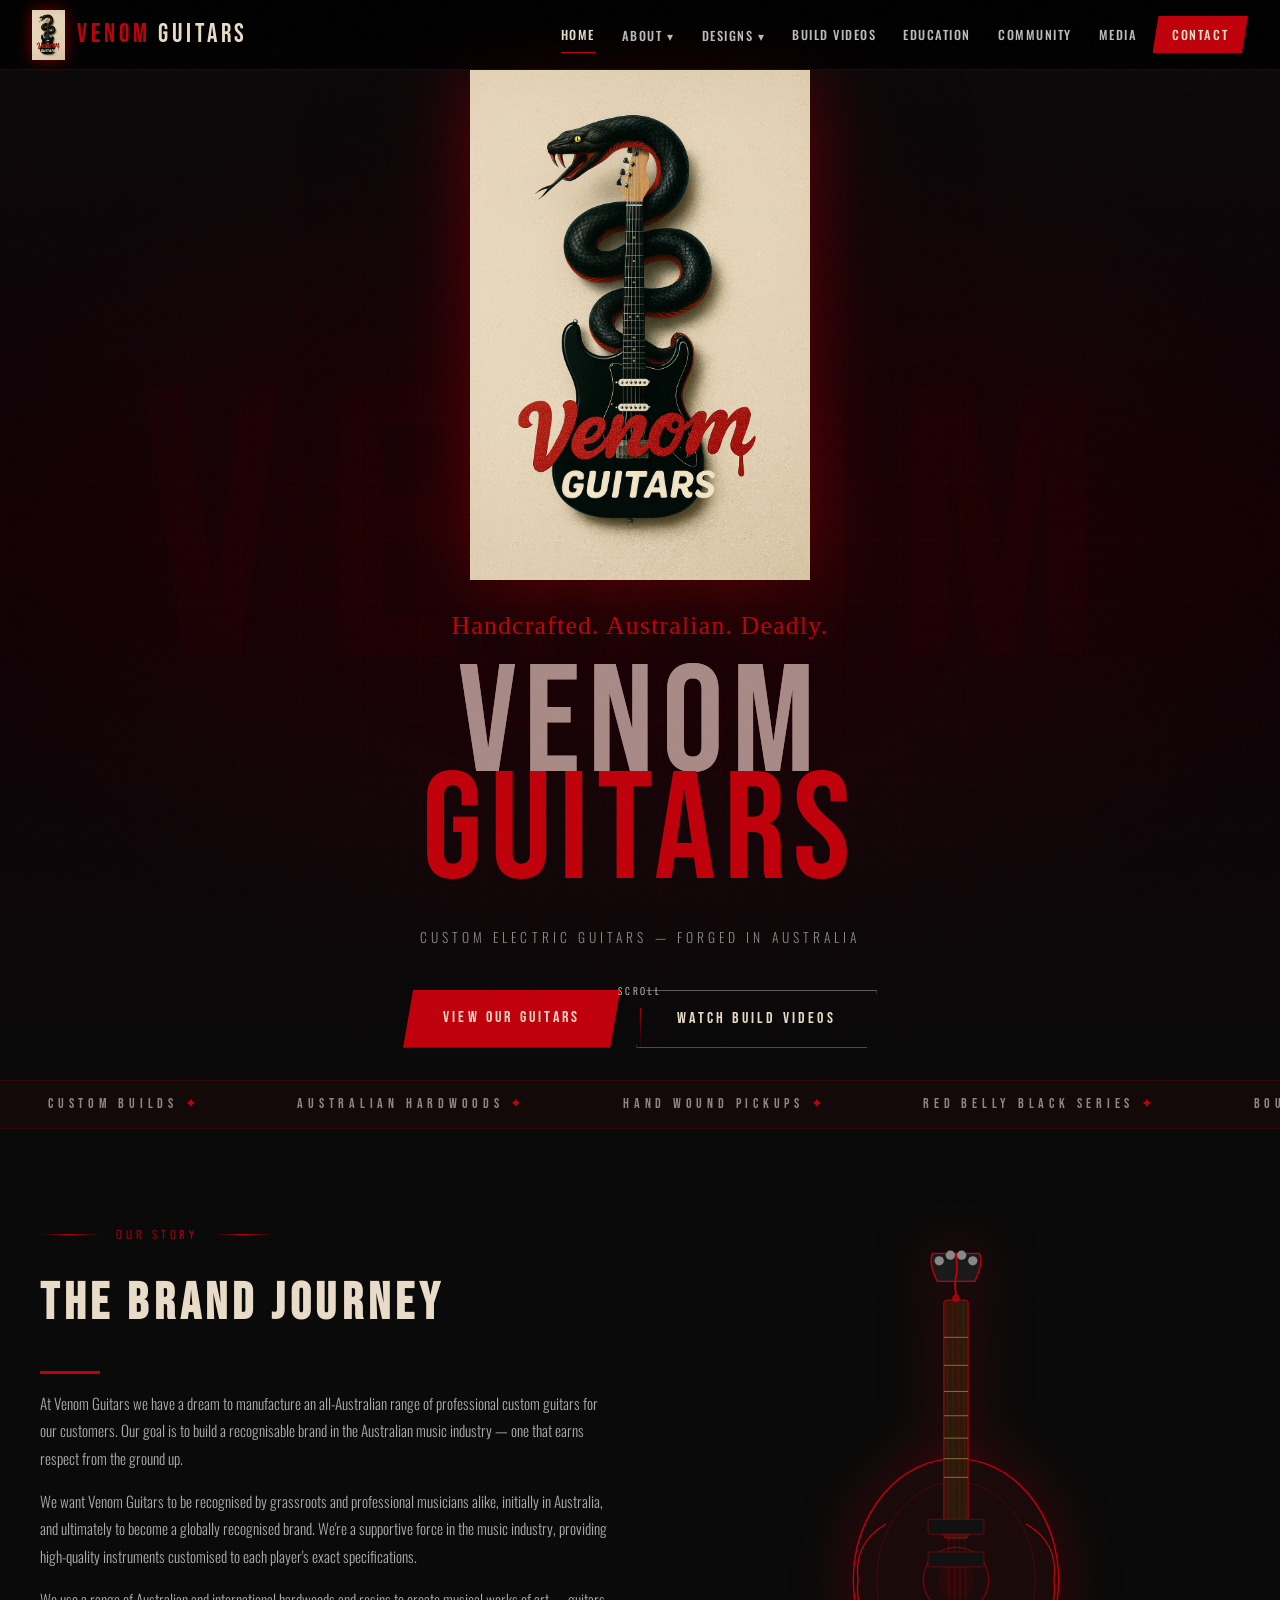
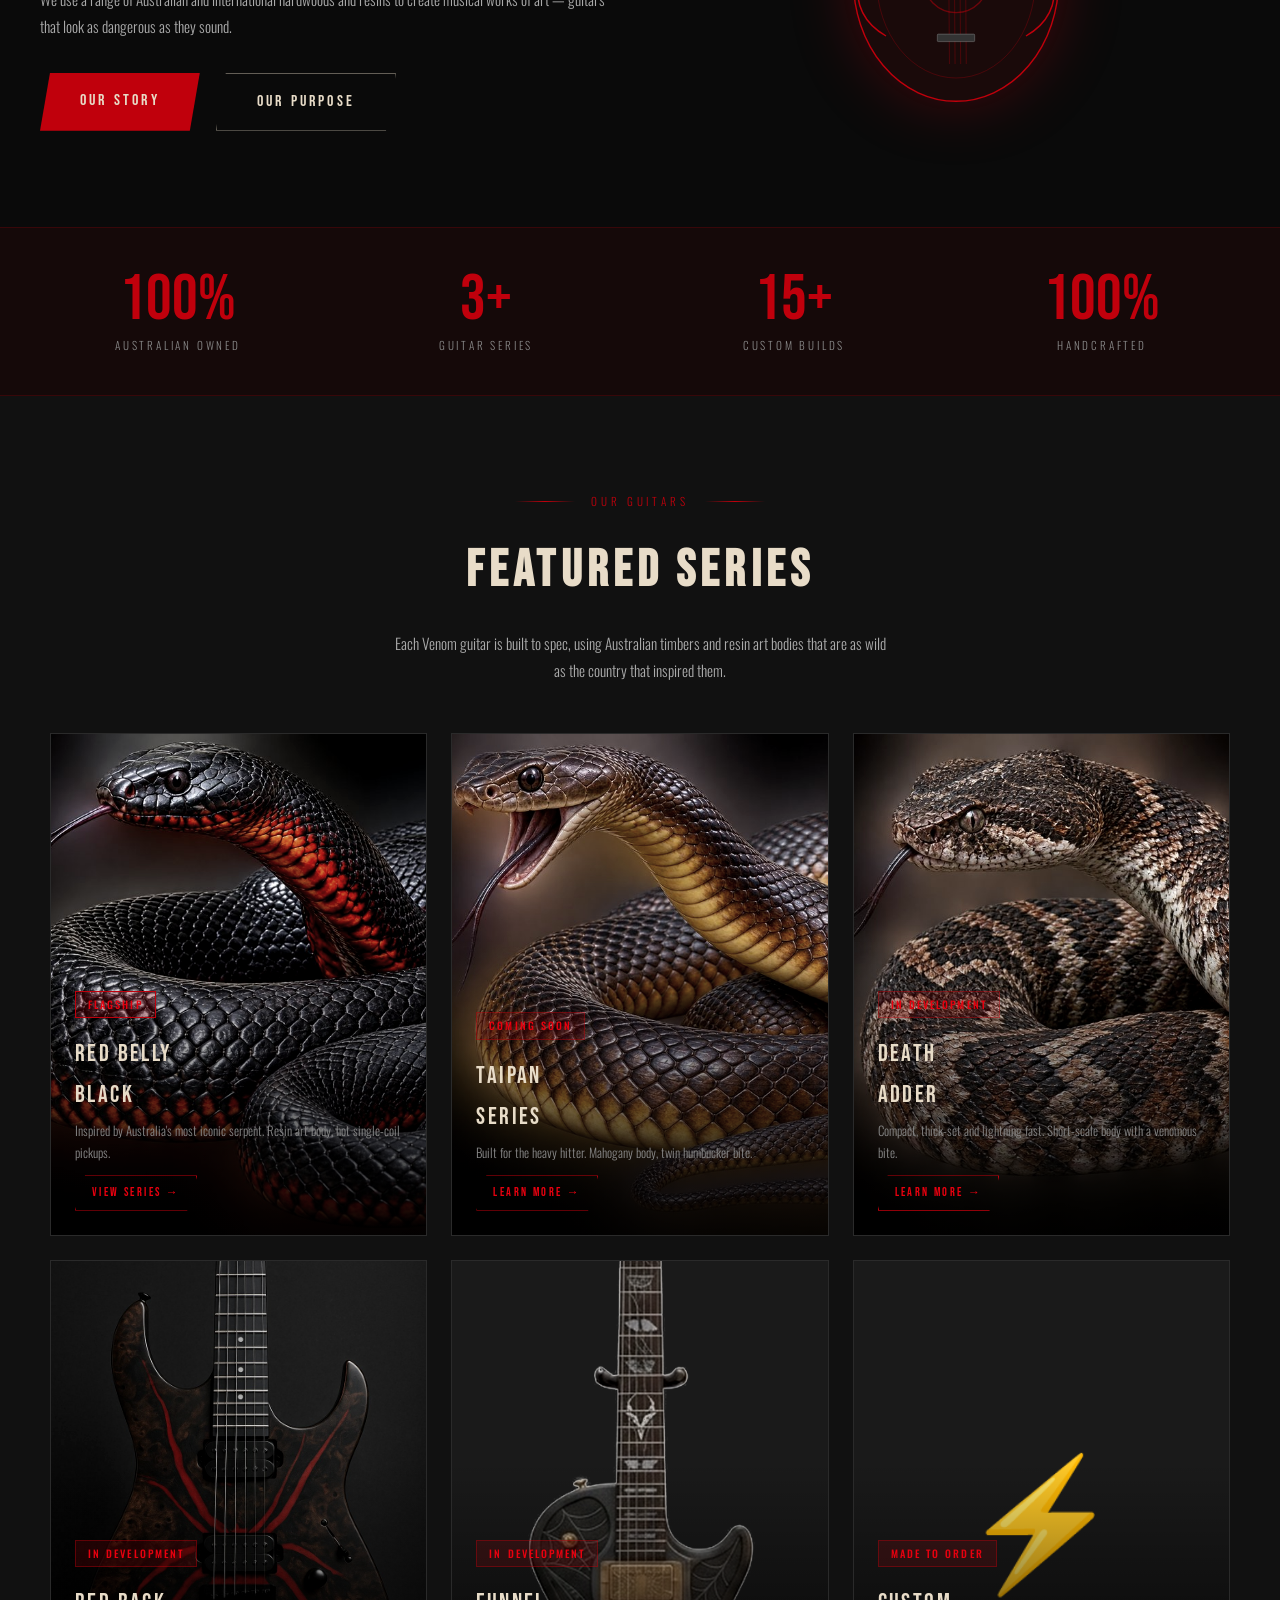
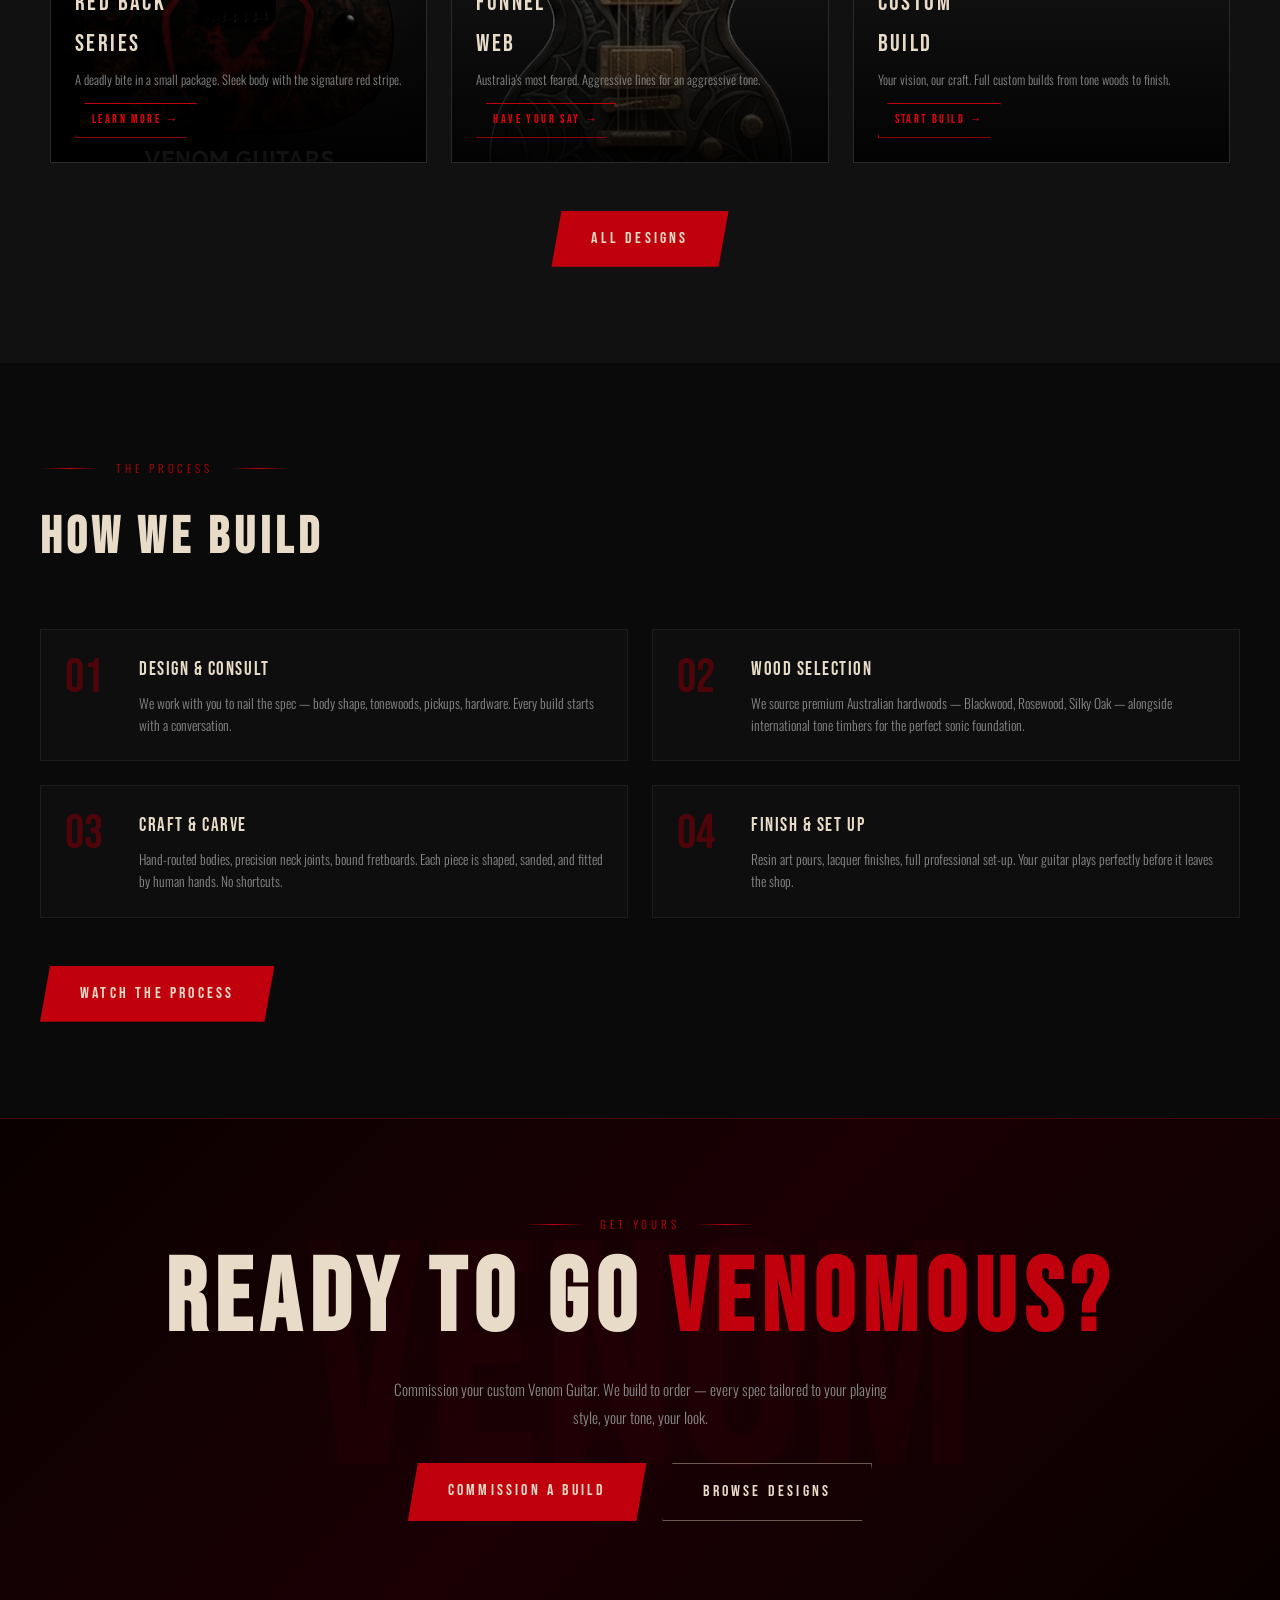
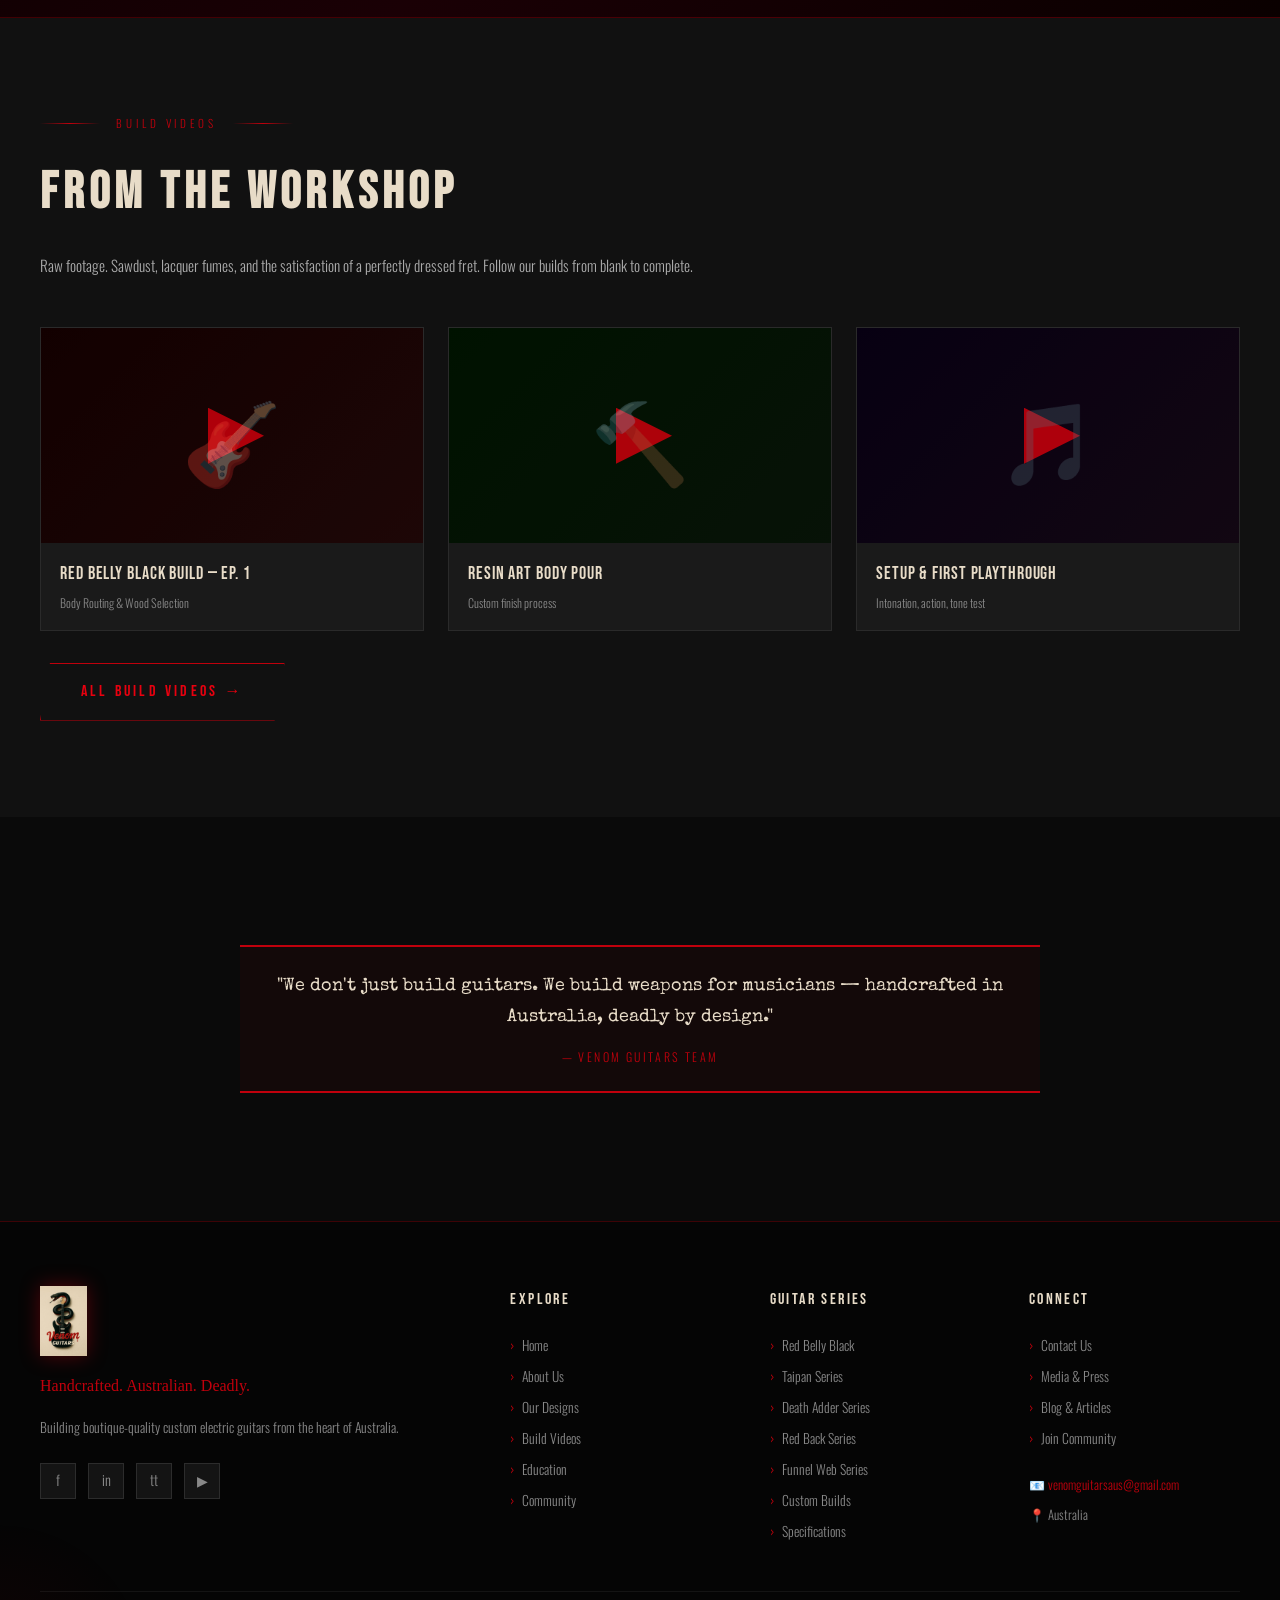
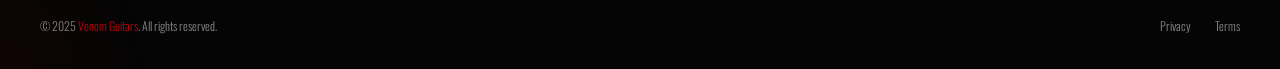
<file: index.html>
<!DOCTYPE html>
<html lang="en">
<head>
  <meta charset="UTF-8">
  <meta name="viewport" content="width=device-width, initial-scale=1.0">
  <title>Venom Guitars — Australian Custom Guitar Builders</title>
  <meta name="description" content="Venom Guitars — Custom Australian-made electric guitars. Hand-crafted with Australian hardwoods, deadly tone, venom-level quality.">
  <link rel="stylesheet" href="css/style.css">
  <link rel="icon" href="images/logo.png" type="image/png">
  <style>
    /* ── HOME-SPECIFIC ── */
    .hero-logo-img {
      width: min(340px, 75vw);
      filter: drop-shadow(0 0 40px rgba(192,0,12,0.5)) drop-shadow(0 20px 60px rgba(0,0,0,0.8));
      animation: float 6s ease-in-out infinite, fadeIn 1s ease both;
    }
    .hero-tagline {
      font-family: var(--font-grunge);
      font-size: clamp(1.1rem, 2.5vw, 1.6rem);
      color: var(--red);
      margin: 1rem 0 0.5rem;
      letter-spacing: 0.05em;
    }
    .hero-main-title {
      font-family: var(--font-display);
      font-size: clamp(4rem, 12vw, 10rem);
      letter-spacing: 0.05em;
      line-height: 0.9;
      color: var(--cream);
      position: relative;
    }
    .hero-sub {
      font-size: 0.85rem;
      letter-spacing: 0.3em;
      text-transform: uppercase;
      color: var(--grey);
      margin: 1.5rem 0 2.5rem;
    }

    /* Drip text */
    .drip-text {
      position: relative;
      display: inline-block;
    }
    .drip-text::after {
      content: '';
      position: absolute;
      bottom: -20px;
      left: 50%;
      transform: translateX(-50%);
      width: 4px;
      height: 25px;
      background: linear-gradient(180deg, var(--red) 0%, transparent 100%);
      border-radius: 0 0 4px 4px;
    }

    /* Marquee */
    .marquee-wrap {
      overflow: hidden;
      border-top: 1px solid rgba(192,0,12,0.2);
      border-bottom: 1px solid rgba(192,0,12,0.2);
      background: rgba(192,0,12,0.05);
      padding: 0.75rem 0;
    }
    .marquee-track {
      display: flex;
      gap: 0;
      animation: marquee 30s linear infinite;
      white-space: nowrap;
    }
    .marquee-item {
      font-family: var(--font-display);
      font-size: 0.85rem;
      letter-spacing: 0.35em;
      text-transform: uppercase;
      color: var(--grey);
      padding: 0 3rem;
      flex-shrink: 0;
    }
    .marquee-item span { color: var(--red); }
    @keyframes marquee {
      from { transform: translateX(0); }
      to   { transform: translateX(-50%); }
    }

    /* Featured series */
    .series-card {
      position: relative;
      overflow: hidden;
      background: var(--charcoal);
      border: 1px solid rgba(255,255,255,0.07);
      aspect-ratio: 3/4;
      display: flex;
      flex-direction: column;
      justify-content: flex-end;
      cursor: pointer;
      transition: transform 0.4s, border-color 0.3s;
    }
    .series-card::before {
      content: '';
      position: absolute;
      inset: 0;
      background: linear-gradient(180deg, transparent 40%, rgba(0,0,0,0.9) 100%);
      z-index: 1;
    }
    .series-card:hover { transform: translateY(-8px); border-color: var(--red); }
    .series-card-bg {
      position: absolute;
      inset: 0;
      display: flex;
      align-items: center;
      justify-content: center;
      font-size: 8rem;
      filter: grayscale(40%);
      transition: transform 0.6s;
    }
    .series-card-bg img {
      width: 100%;
      height: 100%;
      object-fit: cover;
      object-position: 20% 15%;
      display: block;
      filter: saturate(1.15) contrast(1.05);
    }
    .series-card:hover .series-card-bg { transform: scale(1.05); }
    .series-card-body {
      position: relative;
      z-index: 2;
      padding: 1.5rem;
    }
    .series-card-name {
      font-family: var(--font-display);
      font-size: 1.5rem;
      letter-spacing: 0.1em;
      color: var(--cream);
    }
    .series-card-desc { font-size: 0.8rem; color: var(--grey); margin: 0.25rem 0 0.75rem; }

    /* Process steps */
    .process-step {
      display: flex;
      gap: 1.5rem;
      align-items: flex-start;
      padding: 1.5rem;
      border: 1px solid rgba(255,255,255,0.06);
      background: rgba(255,255,255,0.02);
      transition: border-color 0.3s;
    }
    .process-step:hover { border-color: rgba(192,0,12,0.3); }
    .step-num {
      font-family: var(--font-display);
      font-size: 3rem;
      color: var(--red-dark);
      opacity: 0.6;
      line-height: 1;
      flex-shrink: 0;
      width: 50px;
    }
    .step-title {
      font-family: var(--font-display);
      font-size: 1.2rem;
      letter-spacing: 0.08em;
      color: var(--cream);
      margin-bottom: 0.4rem;
    }
    .step-text { font-size: 0.85rem; color: var(--grey); line-height: 1.6; }

    /* CTA band */
    .cta-band {
      padding: 6rem 2rem;
      background: linear-gradient(135deg, #0a0000 0%, #1a0005 50%, #0a0000 100%);
      border-top: 1px solid rgba(192,0,12,0.3);
      border-bottom: 1px solid rgba(192,0,12,0.3);
      text-align: center;
      position: relative;
      overflow: hidden;
    }
    .cta-band::before {
      content: 'VENOM';
      position: absolute;
      font-family: var(--font-display);
      font-size: 25vw;
      color: rgba(192,0,12,0.04);
      white-space: nowrap;
      top: 50%;
      left: 50%;
      transform: translate(-50%,-50%);
      pointer-events: none;
    }
  </style>
</head>
<body>

<!-- ══ NAVIGATION ══ -->
<nav class="nav" id="main-nav">
  <a href="index.html" class="nav-logo">
    <img src="images/logo.png" alt="Venom Guitars">
    <div class="nav-logo-text"><span>VENOM</span> GUITARS</div>
  </a>
  <div class="nav-links">
    <a href="index.html" class="active">Home</a>
    <div class="nav-dropdown">
      <a href="about.html">About ▾</a>
      <div class="nav-dropdown-menu">
        <a href="about.html">Our Story</a>
        <a href="about.html#purpose">Our Purpose</a>
        <a href="about.html#team">Our Team</a>
      </div>
    </div>
    <div class="nav-dropdown">
      <a href="designs.html">Designs ▾</a>
      <div class="nav-dropdown-menu">
        <a href="designs.html">All Models</a>
        <a href="designs.html#red-belly">Red Belly Black Series</a>
        <a href="designs.html#taipan">Taipan Series</a>
        <a href="designs.html#death-adder">Death Adder Series</a>
        <a href="designs.html#red-back">Red Back Series</a>
        <a href="designs.html#funnel-web">Funnel Web Series</a>
        <a href="designs.html#custom">Custom Builds</a>
      </div>
    </div>
    <a href="builds.html">Build Videos</a>
    <a href="education.html">Education</a>
    <a href="community.html">Community</a>
    <a href="media.html">Media</a>
    <a href="contact.html" class="btn-cta nav-cta">Contact</a>
  </div>
  <div class="nav-hamburger" id="hamburger">
    <span></span><span></span><span></span>
  </div>
</nav>

<!-- Mobile Menu -->
<div class="nav-mobile" id="mobile-menu">
  <a href="index.html">Home</a>
  <a href="about.html">About Us</a>
  <a href="about.html#purpose" class="mobile-sub">— Our Purpose</a>
  <a href="about.html#team" class="mobile-sub">— Our Team</a>
  <a href="designs.html">Our Designs</a>
  <a href="builds.html">Build Videos</a>
  <a href="education.html">Education</a>
  <a href="community.html">Community</a>
  <a href="media.html">Media</a>
  <a href="contact.html">Contact Us</a>
</div>

<!-- ══ HERO ══ -->
<section class="hero" style="padding-top:0; min-height:100vh;">
  <div class="hero-bg"></div>
  <div class="hero-bg-grid"></div>

  <!-- Decorative background text -->
  <div data-cms="s3.k1" style="position:absolute; font-family:var(--font-display); font-size:30vw; color:rgba(192,0,12,0.03); white-space:nowrap; top:50%; left:50%; transform:translate(-50%,-50%); pointer-events:none; letter-spacing:0.1em; z-index:1;">VENOM</div>

  <div class="hero-content" style="padding-top:70px; position:relative; z-index:2;">
    <img src="images/logo.png" alt="Venom Guitars Logo" class="hero-logo-img" style="margin:0 auto 1.5rem;">
    <div data-cms="s5.k1" class="hero-tagline animate-up delay-1">Handcrafted. Australian. Deadly.</div>
    <div data-cms="s6.k1" class="hero-main-title animate-up delay-2 glitch" data-text="VENOM">VENOM</div>
    <div data-cms="s7.k1" class="hero-main-title animate-up delay-3" style="color:var(--red); margin-top:-0.2em;">GUITARS</div>
    <p data-cms="s7.k2" class="hero-sub animate-up delay-4">Custom electric guitars — forged in Australia</p>
    <div class="btn-group animate-up delay-4" style="justify-content:center;">
      <a data-cms="s7.k3" href="designs.html" class="btn btn-primary">View Our Guitars</a>
      <a data-cms="s7.k4" href="builds.html" class="btn btn-outline">Watch Build Videos</a>
    </div>
  </div>

  <!-- Scroll indicator -->
  <div style="position:absolute; bottom:2rem; left:50%; transform:translateX(-50%); display:flex; flex-direction:column; align-items:center; gap:0.5rem; opacity:0.4; animation:fadeIn 2s ease 1s both; z-index:2;">
    <div data-cms="s7.k5" style="font-size:0.6rem; letter-spacing:0.3em; text-transform:uppercase; font-family:var(--font-body);">Scroll</div>
    <div style="width:1px; height:40px; background:linear-gradient(180deg, var(--red), transparent);"></div>
  </div>
</section>

<!-- ══ MARQUEE BAND ══ -->
<div class="marquee-wrap">
  <div class="marquee-track">
    <div class="marquee-item">Custom Builds <span>✦</span></div>
    <div class="marquee-item">Australian Hardwoods <span>✦</span></div>
    <div class="marquee-item">Hand Wound Pickups <span>✦</span></div>
    <div class="marquee-item">Red Belly Black Series <span>✦</span></div>
    <div class="marquee-item">Boutique Quality <span>✦</span></div>
    <div class="marquee-item">Made in Australia <span>✦</span></div>
    <div class="marquee-item">Deadly Tone <span>✦</span></div>
    <div class="marquee-item">Custom Builds <span>✦</span></div>
    <div class="marquee-item">Australian Hardwoods <span>✦</span></div>
    <div class="marquee-item">Hand Wound Pickups <span>✦</span></div>
    <div class="marquee-item">Red Belly Black Series <span>✦</span></div>
    <div class="marquee-item">Boutique Quality <span>✦</span></div>
    <div class="marquee-item">Made in Australia <span>✦</span></div>
    <div class="marquee-item">Deadly Tone <span>✦</span></div>
  </div>
</div>

<!-- ══ BRAND JOURNEY ══ -->
<section class="section section-darker">
  <div class="container">
    <div class="split-layout">
      <div>
        <div data-cms="s8.k1" class="section-label">Our Story</div>
        <h2 data-cms="s8.k2" class="display-md mb-3">The Brand Journey</h2>
        <div class="accent-line"></div>
        <p data-cms="s8.k3">At Venom Guitars we have a dream to manufacture an all-Australian range of professional custom guitars for our customers. Our goal is to build a recognisable brand in the Australian music industry — one that earns respect from the ground up.</p>
        <p data-cms="s8.k4" class="mt-2">We want Venom Guitars to be recognised by grassroots and professional musicians alike, initially in Australia, and ultimately to become a globally recognised brand. We're a supportive force in the music industry, providing high-quality instruments customised to each player's exact specifications.</p>
        <p data-cms="s8.k5" class="mt-2">We use a range of Australian and international hardwoods and resins to create musical works of art — guitars that look as dangerous as they sound.</p>
        <div class="btn-group mt-4">
          <a data-cms="s8.k6" href="about.html" class="btn btn-primary">Our Story</a>
          <a data-cms="s8.k7" href="about.html#purpose" class="btn btn-outline">Our Purpose</a>
        </div>
      </div>
      <div style="display:flex; align-items:center; justify-content:center;">
        <!-- SVG guitar illustration -->
        <svg viewBox="0 0 300 500" width="280" style="filter:drop-shadow(0 0 30px rgba(192,0,12,0.3));" xmlns="http://www.w3.org/2000/svg">
          <!-- Guitar body -->
          <ellipse cx="150" cy="360" rx="110" ry="130" fill="#1a0a0a" stroke="#c0000c" stroke-width="1.5"/>
          <ellipse cx="150" cy="360" rx="85" ry="105" fill="none" stroke="rgba(192,0,12,0.3)" stroke-width="1"/>
          <!-- Waist -->
          <path d="M 75 300 Q 40 320 45 360 Q 40 400 75 420" fill="none" stroke="#c0000c" stroke-width="1.5"/>
          <path d="M 225 300 Q 260 320 255 360 Q 260 400 225 420" fill="none" stroke="#c0000c" stroke-width="1.5"/>
          <!-- Sound hole -->
          <circle cx="150" cy="360" r="35" fill="none" stroke="rgba(192,0,12,0.5)" stroke-width="1.5"/>
          <circle cx="150" cy="360" r="20" fill="rgba(192,0,12,0.08)"/>
          <!-- Neck -->
          <rect x="137" y="60" width="26" height="255" rx="3" fill="#2a1a0a" stroke="#c0000c" stroke-width="1"/>
          <!-- Frets -->
          <line x1="137" y1="100" x2="163" y2="100" stroke="rgba(200,180,100,0.6)" stroke-width="1"/>
          <line x1="137" y1="130" x2="163" y2="130" stroke="rgba(200,180,100,0.6)" stroke-width="1"/>
          <line x1="137" y1="158" x2="163" y2="158" stroke="rgba(200,180,100,0.6)" stroke-width="1"/>
          <line x1="137" y1="184" x2="163" y2="184" stroke="rgba(200,180,100,0.6)" stroke-width="1"/>
          <line x1="137" y1="208" x2="163" y2="208" stroke="rgba(200,180,100,0.6)" stroke-width="1"/>
          <line x1="137" y1="230" x2="163" y2="230" stroke="rgba(200,180,100,0.6)" stroke-width="1"/>
          <line x1="137" y1="250" x2="163" y2="250" stroke="rgba(200,180,100,0.6)" stroke-width="1"/>
          <!-- Headstock -->
          <path d="M 130 40 Q 120 20 125 10 L 175 10 Q 180 20 170 40 Z" fill="#1a1a1a" stroke="#c0000c" stroke-width="1.5"/>
          <!-- Tuning pegs -->
          <circle cx="132" cy="18" r="5" fill="#888"/>
          <circle cx="144" cy="12" r="5" fill="#888"/>
          <circle cx="156" cy="12" r="5" fill="#888"/>
          <circle cx="168" cy="18" r="5" fill="#888"/>
          <!-- Strings -->
          <line x1="140" y1="60" x2="143" y2="450" stroke="rgba(192,0,12,0.4)" stroke-width="0.8"/>
          <line x1="146" y1="60" x2="149" y2="450" stroke="rgba(192,0,12,0.4)" stroke-width="0.8"/>
          <line x1="152" y1="60" x2="155" y2="450" stroke="rgba(192,0,12,0.4)" stroke-width="0.8"/>
          <line x1="158" y1="60" x2="161" y2="450" stroke="rgba(192,0,12,0.4)" stroke-width="0.8"/>
          <!-- Pickups -->
          <rect x="120" y="295" width="60" height="16" rx="2" fill="#111" stroke="rgba(192,0,12,0.5)" stroke-width="1"/>
          <rect x="120" y="330" width="60" height="16" rx="2" fill="#111" stroke="rgba(192,0,12,0.5)" stroke-width="1"/>
          <!-- Bridge -->
          <rect x="130" y="418" width="40" height="8" rx="1" fill="#333" stroke="#888" stroke-width="0.5"/>
          <!-- Venom drip from headstock -->
          <path d="M 150 10 Q 152 30 150 35 Q 148 40 150 55" stroke="var(--red)" stroke-width="2" fill="none"/>
          <circle cx="150" cy="58" r="4" fill="var(--red)" opacity="0.8"/>
        </svg>
      </div>
    </div>
  </div>
</section>

<!-- ══ STATS ══ -->
<div class="stat-bar">
  <div class="stat-bar-inner">
    <div>
      <div class="stat-number" data-count="100" data-suffix="%">0%</div>
      <div data-cms="s8.k8" class="stat-label">Australian Owned</div>
    </div>
    <div>
      <div class="stat-number" data-count="3" data-suffix="+">0+</div>
      <div data-cms="s8.k9" class="stat-label">Guitar Series</div>
    </div>
    <div>
      <div class="stat-number" data-count="15" data-suffix="+">0+</div>
      <div data-cms="s8.k10" class="stat-label">Custom Builds</div>
    </div>
    <div>
      <div class="stat-number" data-count="100" data-suffix="%">0%</div>
      <div data-cms="s8.k11" class="stat-label">Handcrafted</div>
    </div>
  </div>
</div>

<!-- ══ FEATURED GUITARS ══ -->
<section class="section section-dark">
  <div class="container">
    <div data-cms="s9.k1" class="section-label" style="justify-content:center;">Our Guitars</div>
    <h2 data-cms="s9.k2" class="display-md text-center mb-2">Featured Series</h2>
    <p data-cms="s9.k3" class="text-center mb-6" style="max-width:500px; margin-left:auto; margin-right:auto;">Each Venom guitar is built to spec, using Australian timbers and resin art bodies that are as wild as the country that inspired them.</p>

    <div class="grid-3" style="max-width:1180px; margin:0 auto;">
      <!-- Red Belly Black -->
      <div class="series-card reveal animate-up" onclick="window.location='designs.html#red-belly'">
        <div class="series-card-bg"><img data-cms-img="i1" src="images/series-red-belly-black.jpg" alt="Red-bellied Black Snake" loading="lazy"></div>
        <div class="series-card-body">
          <div data-cms="s9.k4" class="badge badge-new mb-2">Flagship</div>
          <div data-cms="s9.k5" class="series-card-name">Red Belly<br>Black</div>
          <div data-cms="s9.k6" class="series-card-desc">Inspired by Australia's most iconic serpent. Resin art body, hot single-coil pickups.</div>
          <span class="btn btn-red-outline" style="font-size:0.75rem; padding:0.4rem 1rem;">View Series →</span>
        </div>
      </div>

      <!-- Taipan -->
      <div class="series-card reveal animate-up delay-1" onclick="window.location='designs.html#taipan'">
        <div class="series-card-bg"><img data-cms-img="i2" src="images/series-taipan.jpg" alt="Taipan Snake" loading="lazy"></div>
        <div class="series-card-body">
          <div data-cms="s9.k7" class="badge mb-2">Coming Soon</div>
          <div data-cms="s9.k8" class="series-card-name">Taipan<br>Series</div>
          <div data-cms="s9.k9" class="series-card-desc">Built for the heavy hitter. Mahogany body, twin humbucker bite.</div>
          <span class="btn btn-red-outline" style="font-size:0.75rem; padding:0.4rem 1rem;">Learn More →</span>
        </div>
      </div>

      <!-- Death Adder -->
      <div class="series-card reveal animate-up delay-2" onclick="window.location='designs.html#death-adder'">
        <div class="series-card-bg"><img data-cms-img="i3" src="images/series-death-adder.jpg" alt="Death Adder Snake" loading="lazy"></div>
        <div class="series-card-body">
          <div data-cms="s9.k10" class="badge mb-2">In Development</div>
          <div data-cms="s9.k11" class="series-card-name">Death<br>Adder</div>
          <div data-cms="s9.k12" class="series-card-desc">Compact, thick-set and lightning fast. Short-scale body with a venomous bite.</div>
          <span class="btn btn-red-outline" style="font-size:0.75rem; padding:0.4rem 1rem;">Learn More →</span>
        </div>
      </div>

      <!-- Red Back -->
      <div class="series-card reveal animate-up delay-3" onclick="window.location='designs.html#red-back'">
        <div class="series-card-bg"><img data-cms-img="i4" src="images/product-red-back-1.jpg" alt="Red Back Spider Guitar" loading="lazy" style="object-position:50% 25%;"></div>
        <div class="series-card-body">
          <div data-cms="s9.k13" class="badge mb-2">In Development</div>
          <div data-cms="s9.k14" class="series-card-name">Red Back<br>Series</div>
          <div data-cms="s9.k15" class="series-card-desc">A deadly bite in a small package. Sleek body with the signature red stripe.</div>
          <span class="btn btn-red-outline" style="font-size:0.75rem; padding:0.4rem 1rem;">Learn More →</span>
        </div>
      </div>

      <!-- Funnel Web -->
      <div class="series-card reveal animate-up delay-3" onclick="window.location='designs.html#funnel-web'">
        <div class="series-card-bg"><img data-cms-img="i5" src="images/product-funnel-web-1.png" alt="Funnel Web Series concept guitar" loading="lazy" style="object-position:50% 68%;"></div>
        <div class="series-card-body">
          <div data-cms="s9.k16" class="badge mb-2">In Development</div>
          <div data-cms="s9.k17" class="series-card-name">Funnel<br>Web</div>
          <div data-cms="s9.k18" class="series-card-desc">Australia's most feared. Aggressive lines for an aggressive tone.</div>
          <span class="btn btn-red-outline" style="font-size:0.75rem; padding:0.4rem 1rem;">Have Your Say →</span>
        </div>
      </div>

      <!-- Custom Build -->
      <div class="series-card reveal animate-up delay-3" onclick="window.location='designs.html#custom'">
        <div class="series-card-bg" style="filter:none;">⚡</div>
        <div class="series-card-body">
          <div data-cms="s9.k19" class="badge mb-2">Made to Order</div>
          <div data-cms="s9.k20" class="series-card-name">Custom<br>Build</div>
          <div data-cms="s9.k21" class="series-card-desc">Your vision, our craft. Full custom builds from tone woods to finish.</div>
          <span class="btn btn-red-outline" style="font-size:0.75rem; padding:0.4rem 1rem;">Start Build →</span>
        </div>
      </div>
    </div>

    <div style="text-align:center; margin-top:3rem;">
      <a data-cms="s9.k22" href="designs.html" class="btn btn-primary">All Designs</a>
    </div>
  </div>
</section>

<!-- ══ HOW WE BUILD ══ -->
<section class="section section-darker">
  <div class="container">
    <div data-cms="s10.k1" class="section-label">The Process</div>
    <h2 data-cms="s10.k2" class="display-md mb-6">How We Build</h2>
    <div class="grid-2">
      <div class="process-step reveal animate-up">
        <div class="step-num">01</div>
        <div>
          <div data-cms="s10.k3" class="step-title">Design & Consult</div>
          <p data-cms="s10.k4" class="step-text">We work with you to nail the spec — body shape, tonewoods, pickups, hardware. Every build starts with a conversation.</p>
        </div>
      </div>
      <div class="process-step reveal animate-up delay-1">
        <div class="step-num">02</div>
        <div>
          <div data-cms="s10.k5" class="step-title">Wood Selection</div>
          <p data-cms="s10.k6" class="step-text">We source premium Australian hardwoods — Blackwood, Rosewood, Silky Oak — alongside international tone timbers for the perfect sonic foundation.</p>
        </div>
      </div>
      <div class="process-step reveal animate-up delay-2">
        <div class="step-num">03</div>
        <div>
          <div data-cms="s10.k7" class="step-title">Craft & Carve</div>
          <p data-cms="s10.k8" class="step-text">Hand-routed bodies, precision neck joints, bound fretboards. Each piece is shaped, sanded, and fitted by human hands. No shortcuts.</p>
        </div>
      </div>
      <div class="process-step reveal animate-up delay-3">
        <div class="step-num">04</div>
        <div>
          <div data-cms="s10.k9" class="step-title">Finish & Set Up</div>
          <p data-cms="s10.k10" class="step-text">Resin art pours, lacquer finishes, full professional set-up. Your guitar plays perfectly before it leaves the shop.</p>
        </div>
      </div>
    </div>
    <div class="mt-6">
      <a data-cms="s10.k11" href="builds.html" class="btn btn-primary">Watch the Process</a>
    </div>
  </div>
</section>

<!-- ══ CTA BAND ══ -->
<div class="cta-band">
  <div style="position:relative; z-index:2;">
    <div data-cms="s11.k1" class="section-label" style="justify-content:center;">Get Yours</div>
    <h2 data-cms="s11.k2" class="display-lg mb-3" style="color:var(--cream);">Ready to Go <span data-cms="s11.k3" class="text-red">Venomous?</span></h2>
    <p data-cms="s11.k4" style="max-width:500px; margin:0 auto 2rem; color:var(--grey);">Commission your custom Venom Guitar. We build to order — every spec tailored to your playing style, your tone, your look.</p>
    <div class="btn-group" style="justify-content:center;">
      <a data-cms="s11.k5" href="contact.html" class="btn btn-primary">Commission a Build</a>
      <a data-cms="s11.k6" href="designs.html" class="btn btn-outline">Browse Designs</a>
    </div>
  </div>
</div>

<!-- ══ LATEST BUILD VIDEOS ══ -->
<section class="section section-dark">
  <div class="container">
    <div data-cms="s12.k1" class="section-label">Build Videos</div>
    <h2 data-cms="s12.k2" class="display-md mb-2">From the Workshop</h2>
    <p data-cms="s12.k3" class="mb-6">Raw footage. Sawdust, lacquer fumes, and the satisfaction of a perfectly dressed fret. Follow our builds from blank to complete.</p>
    <div class="grid-3">
      <div class="video-card reveal animate-up" data-url="https://www.youtube.com/@venomguitars">
        <div class="video-thumb" style="background:linear-gradient(135deg,#1a0000,#2a0a0a);">
          <div class="video-play"><div class="play-icon"></div></div>
          <div style="position:absolute; inset:0; display:flex; align-items:center; justify-content:center; font-size:5rem; opacity:0.3;">🎸</div>
        </div>
        <div class="video-info">
          <div data-cms="s12.k4" class="video-title">Red Belly Black Build — Ep. 1</div>
          <div data-cms="s12.k5" class="video-meta">Body Routing & Wood Selection</div>
        </div>
      </div>
      <div class="video-card reveal animate-up delay-1" data-url="https://www.youtube.com/@venomguitars">
        <div class="video-thumb" style="background:linear-gradient(135deg,#001a00,#0a1a0a);">
          <div class="video-play"><div class="play-icon"></div></div>
          <div style="position:absolute; inset:0; display:flex; align-items:center; justify-content:center; font-size:5rem; opacity:0.3;">🔨</div>
        </div>
        <div class="video-info">
          <div data-cms="s12.k6" class="video-title">Resin Art Body Pour</div>
          <div data-cms="s12.k7" class="video-meta">Custom finish process</div>
        </div>
      </div>
      <div class="video-card reveal animate-up delay-2" data-url="https://www.youtube.com/@venomguitars">
        <div class="video-thumb" style="background:linear-gradient(135deg,#0a001a,#1a0a1a);">
          <div class="video-play"><div class="play-icon"></div></div>
          <div style="position:absolute; inset:0; display:flex; align-items:center; justify-content:center; font-size:5rem; opacity:0.3;">🎵</div>
        </div>
        <div class="video-info">
          <div data-cms="s12.k8" class="video-title">Setup & First Playthrough</div>
          <div data-cms="s12.k9" class="video-meta">Intonation, action, tone test</div>
        </div>
      </div>
    </div>
    <div class="mt-4">
      <a data-cms="s12.k10" href="builds.html" class="btn btn-red-outline">All Build Videos →</a>
    </div>
  </div>
</section>

<!-- ══ QUOTE ══ -->
<section class="section section-darker">
  <div class="container-narrow text-center">
    <div class="quote-block" style="border-left:none; border-top:2px solid var(--red); border-bottom:2px solid var(--red); text-align:center;">
      "We don't just build guitars. We build weapons for musicians — handcrafted in Australia, deadly by design."
      <div data-cms="s13.k1" class="quote-attr">— Venom Guitars Team</div>
    </div>
  </div>
</section>

<!-- ══ FOOTER ══ -->
<footer class="footer">
  <div class="footer-grid">
    <div>
      <img src="images/logo.png" alt="Venom Guitars" class="footer-brand-logo">
      <div data-site="tagline" class="footer-tagline">Handcrafted. Australian. Deadly.</div>
      <p data-site="footer_desc" class="footer-desc">Building boutique-quality custom electric guitars from the heart of Australia. Hand-selected tonewoods, resin art bodies, and deadly tone — built to your exact specs.</p>
      <div class="footer-social">
        <a data-site-href="facebook" href="https://www.facebook.com/venomguitars" title="Facebook">f</a>
        <a data-site-href="instagram" href="https://www.instagram.com/venomguitars" title="Instagram">in</a>
        <a data-site-href="tiktok" href="https://www.tiktok.com/@venomguitars" title="TikTok">tt</a>
        <a data-site-href="youtube" href="https://www.youtube.com/@venomguitars" title="YouTube">▶</a>
      </div>
    </div>
    <div>
      <div class="footer-heading">Explore</div>
      <div class="footer-links">
        <a href="index.html">Home</a>
        <a href="about.html">About Us</a>
        <a href="designs.html">Our Designs</a>
        <a href="builds.html">Build Videos</a>
        <a href="education.html">Education</a>
        <a href="community.html">Community</a>
      </div>
    </div>
    <div>
      <div class="footer-heading">Guitar Series</div>
      <div class="footer-links">
        <a href="designs.html#red-belly">Red Belly Black</a>
        <a href="designs.html#taipan">Taipan Series</a>
        <a href="designs.html#death-adder">Death Adder Series</a>
        <a href="designs.html#red-back">Red Back Series</a>
        <a href="designs.html#funnel-web">Funnel Web Series</a>
        <a href="designs.html#custom">Custom Builds</a>
        <a href="designs.html#specs">Specifications</a>
      </div>
    </div>
    <div>
      <div class="footer-heading">Connect</div>
      <div class="footer-links">
        <a href="contact.html">Contact Us</a>
        <a href="media.html">Media & Press</a>
        <a href="media.html#blog">Blog & Articles</a>
        <a href="community.html">Join Community</a>
      </div>
      <div style="margin-top:1.5rem; font-size:0.8rem; color:var(--grey);">
        📧 <a data-site-mail href="mailto:venomguitarsaus@gmail.com" style="color:var(--red); transition:color 0.2s;" onmouseover="this.style.color='#e8000f'" onmouseout="this.style.color='var(--red)'">venomguitarsaus@gmail.com</a>
      </div>
      <div style="font-size:0.8rem; color:var(--grey); margin-top:0.5rem;">
        📍 Australia
      </div>
    </div>
  </div>
  <div class="footer-bottom">
    <div data-site="copyright">© 2025 <span class="footer-bottom-brand">Venom Guitars</span>. All rights reserved. Made in Australia.</div>
    <div style="display:flex; gap:1.5rem;">
      <a href="#" style="color:var(--grey); font-size:0.75rem; transition:color 0.2s;" onmouseover="this.style.color='var(--cream)'" onmouseout="this.style.color='var(--grey)'">Privacy</a>
      <a href="#" style="color:var(--grey); font-size:0.75rem; transition:color 0.2s;" onmouseover="this.style.color='var(--cream)'" onmouseout="this.style.color='var(--grey)'">Terms</a>
    </div>
  </div>
</footer>

<script src="js/main.js"></script>
<script src="js/content.js" defer></script>
</body>
</html>
</file>
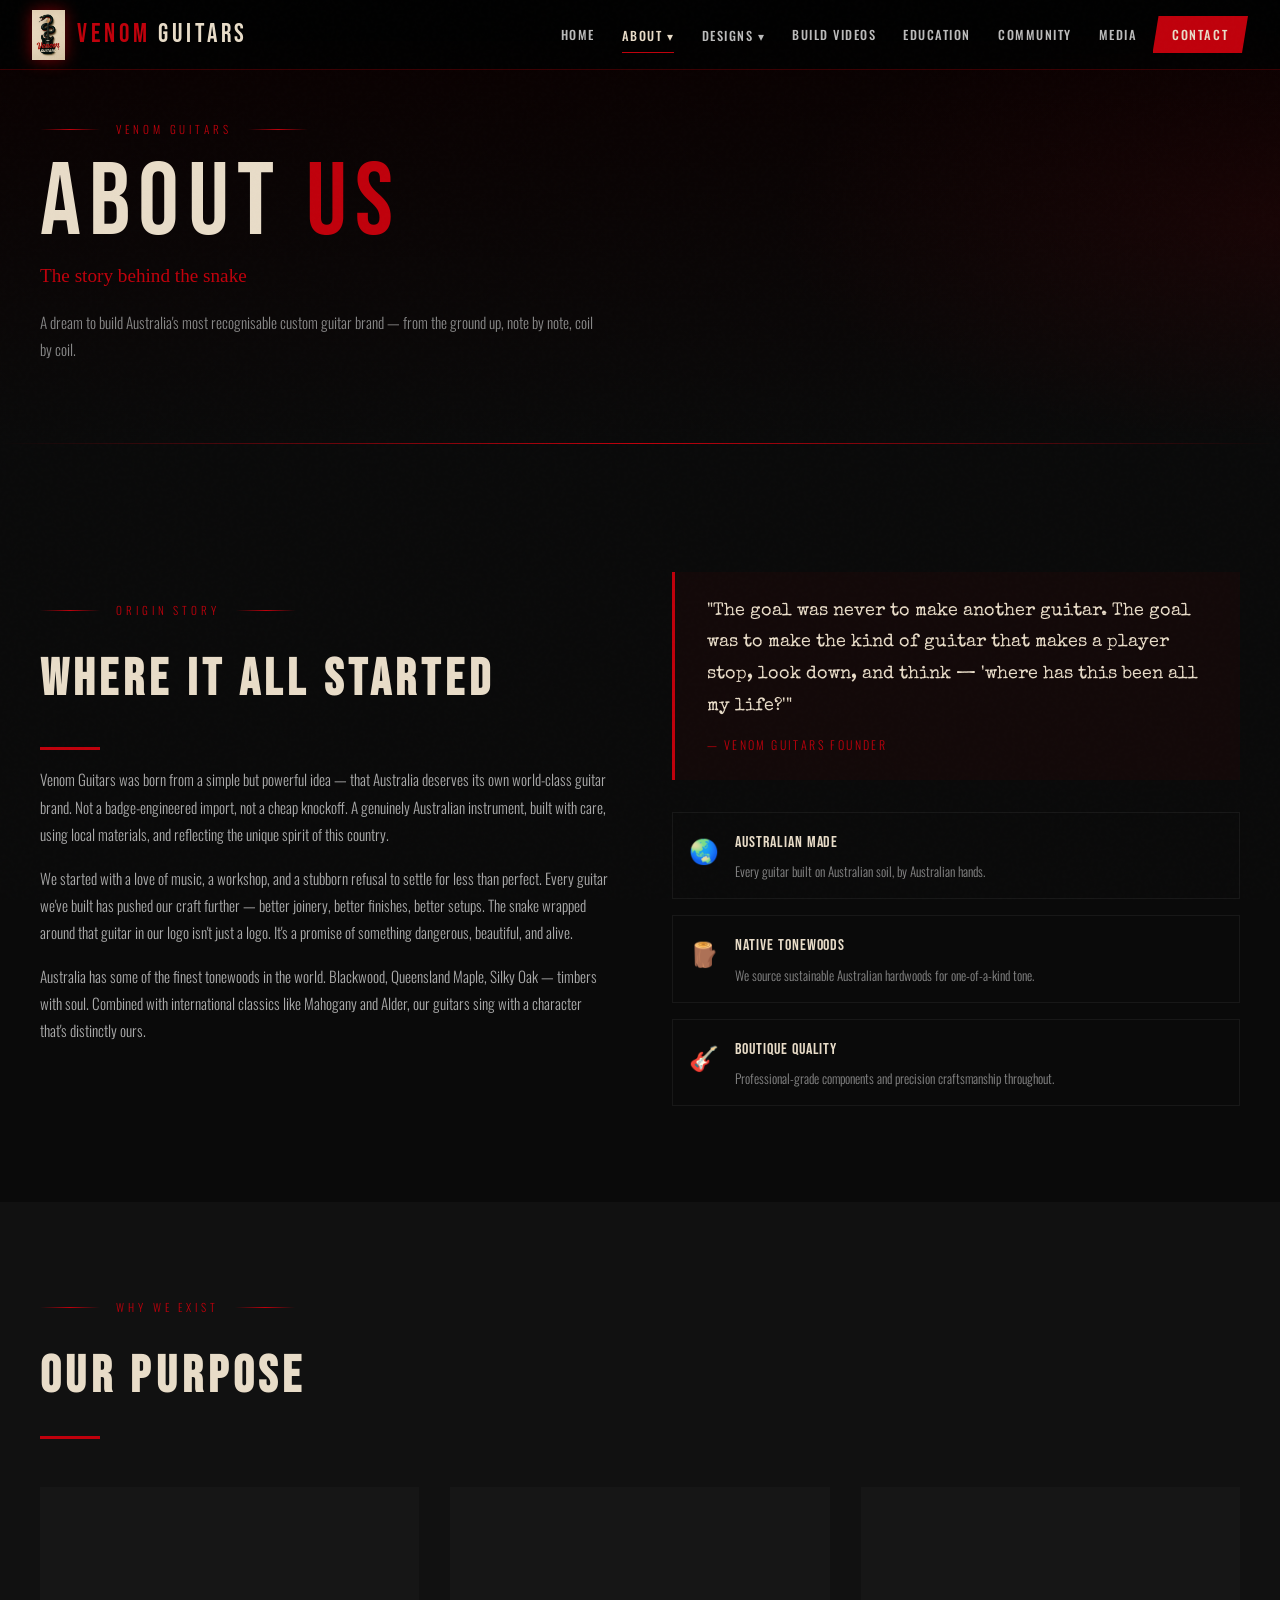
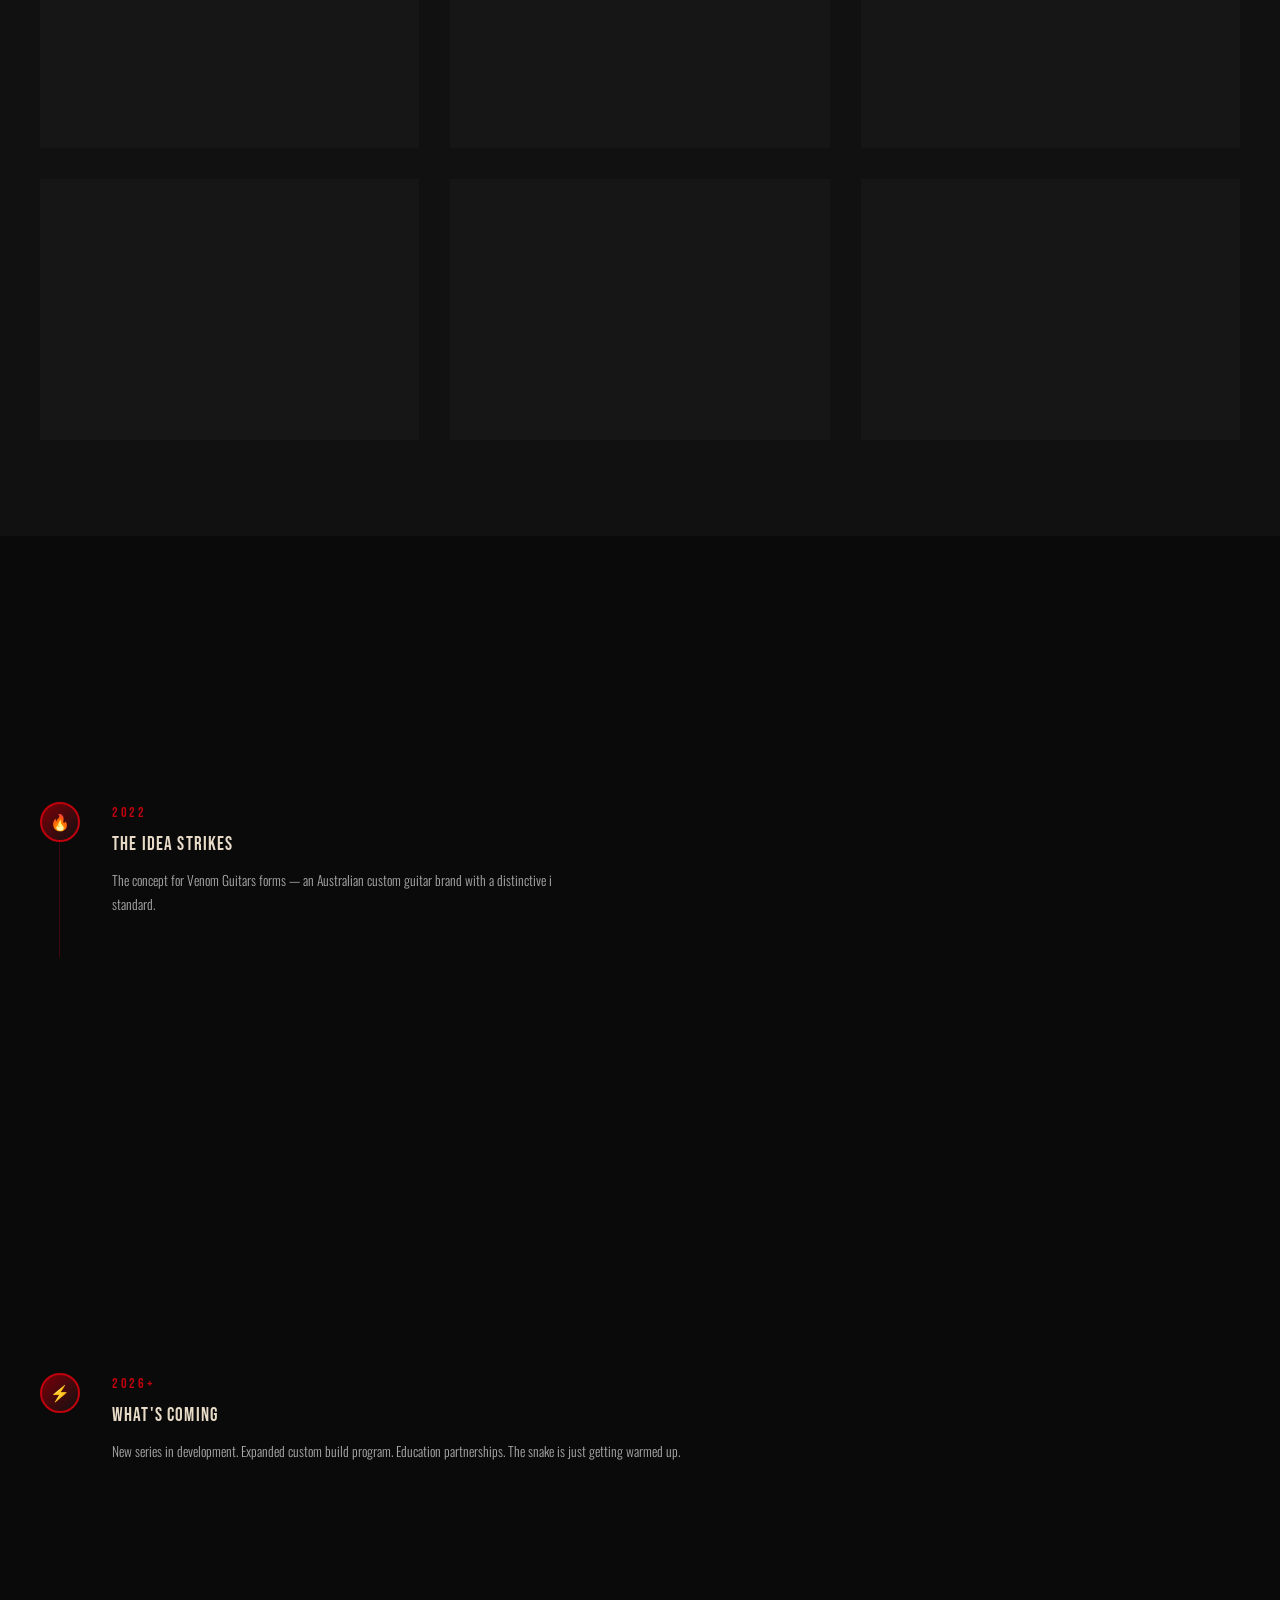
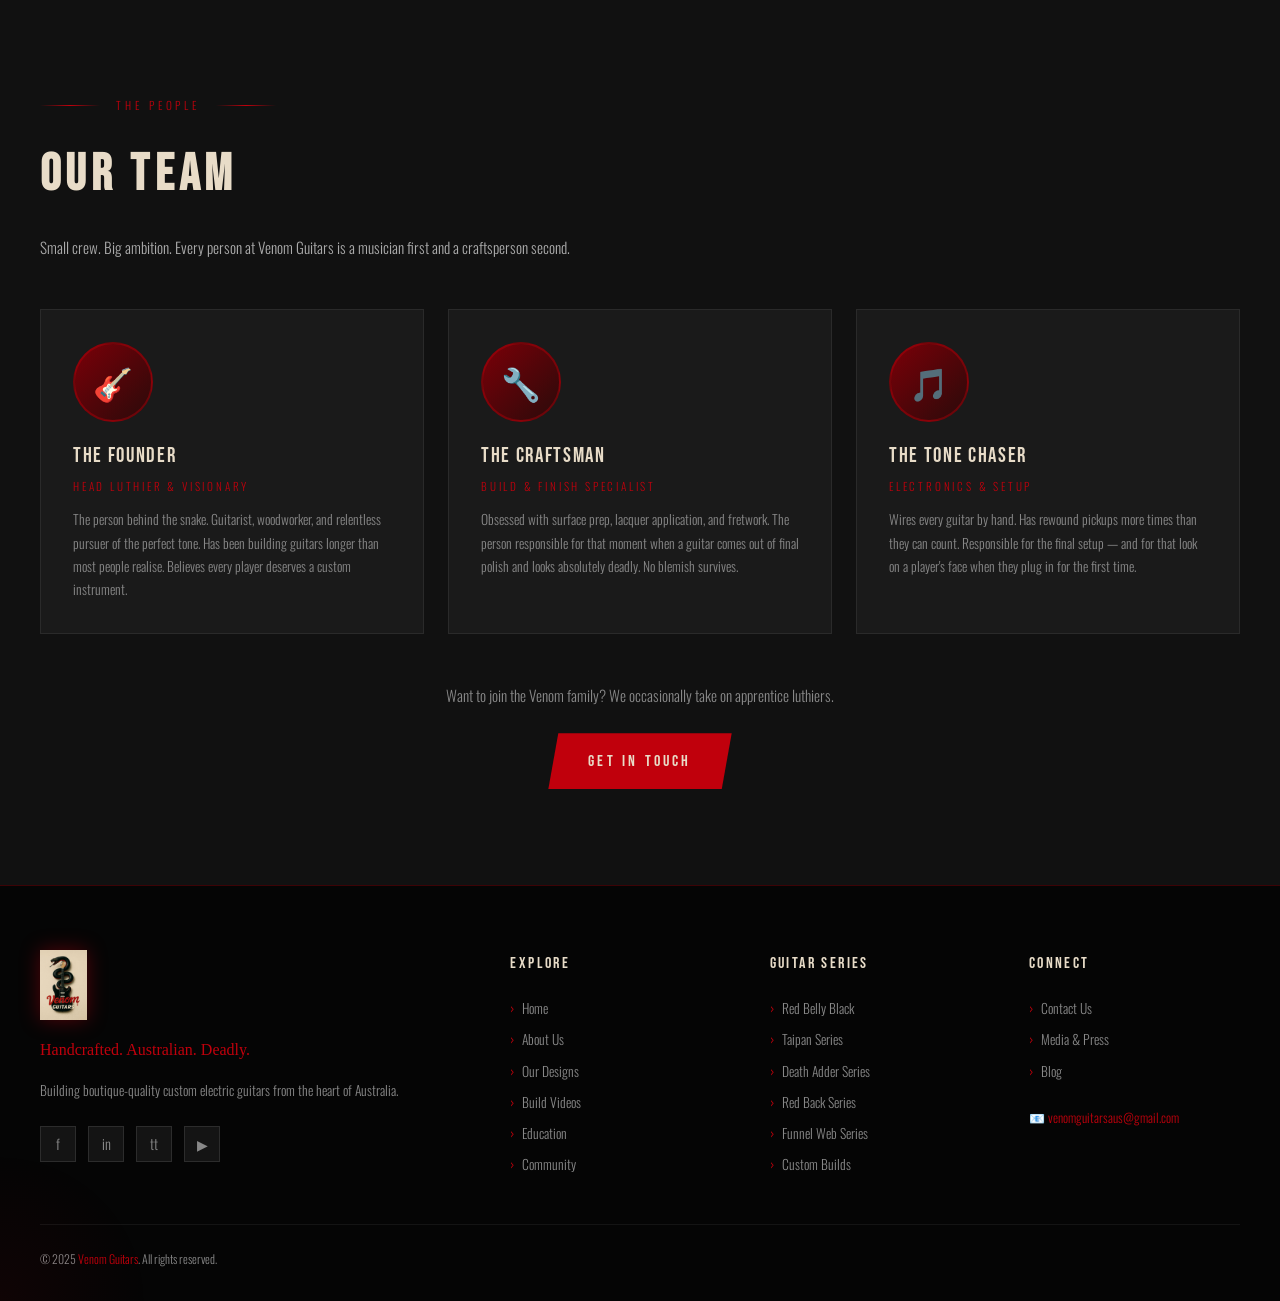
<file: about.html>
<!DOCTYPE html>
<html lang="en">
<head>
  <meta charset="UTF-8">
  <meta name="viewport" content="width=device-width, initial-scale=1.0">
  <title>About Us — Venom Guitars</title>
  <meta name="description" content="The story behind Venom Guitars — an Australian custom guitar manufacturing dream built from passion for music.">
  <link rel="stylesheet" href="css/style.css">
  <link rel="icon" href="images/logo.png" type="image/png">
  <style>
    .team-card {
      background: var(--charcoal);
      border: 1px solid rgba(255,255,255,0.07);
      padding: 2rem;
      position: relative;
      overflow: hidden;
      transition: border-color 0.3s, transform 0.3s;
    }
    .team-card:hover { border-color: rgba(192,0,12,0.5); transform: translateY(-4px); }
    .team-card::before {
      content: '';
      position: absolute;
      top: 0; left: 0; right: 0;
      height: 2px;
      background: linear-gradient(90deg, transparent, var(--red), transparent);
      opacity: 0;
      transition: opacity 0.3s;
    }
    .team-card:hover::before { opacity: 1; }
    .team-avatar {
      width: 80px; height: 80px;
      background: linear-gradient(135deg, var(--red-dark), #2a0a0a);
      border: 2px solid rgba(192,0,12,0.4);
      border-radius: 50%;
      display: flex;
      align-items: center;
      justify-content: center;
      font-size: 2rem;
      margin-bottom: 1rem;
    }
    .team-name {
      font-family: var(--font-display);
      font-size: 1.3rem;
      letter-spacing: 0.08em;
      color: var(--cream);
      margin-bottom: 0.25rem;
    }
    .team-role {
      font-size: 0.7rem;
      letter-spacing: 0.25em;
      text-transform: uppercase;
      color: var(--red);
      margin-bottom: 0.75rem;
    }
    .team-bio { font-size: 0.85rem; color: var(--grey); line-height: 1.7; }

    .value-item {
      padding: 2rem;
      border: 1px solid rgba(255,255,255,0.06);
      background: rgba(255,255,255,0.02);
      position: relative;
    }
    .value-icon {
      width: 4rem;
      height: 4rem;
      margin-bottom: 1rem;
      filter: drop-shadow(0 2px 6px rgba(0,0,0,0.5));
    }
    .value-title {
      font-family: var(--font-display);
      font-size: 1.2rem;
      letter-spacing: 0.08em;
      color: var(--cream);
      margin-bottom: 0.5rem;
    }
    .timeline-item {
      display: flex;
      gap: 2rem;
      padding-bottom: 2.5rem;
      position: relative;
    }
    .timeline-item::before {
      content: '';
      position: absolute;
      left: 19px;
      top: 40px;
      bottom: 0;
      width: 1px;
      background: rgba(192,0,12,0.3);
    }
    .timeline-item:last-child::before { display: none; }
    .timeline-dot {
      width: 40px; height: 40px;
      background: linear-gradient(135deg, var(--red-dark), #111);
      border: 2px solid var(--red);
      border-radius: 50%;
      display: flex;
      align-items: center;
      justify-content: center;
      flex-shrink: 0;
      font-size: 1rem;
    }
    .timeline-year {
      font-family: var(--font-display);
      font-size: 0.85rem;
      letter-spacing: 0.2em;
      color: var(--red);
      margin-bottom: 0.25rem;
    }
    .timeline-title {
      font-family: var(--font-display);
      font-size: 1.2rem;
      letter-spacing: 0.06em;
      color: var(--cream);
      margin-bottom: 0.4rem;
    }
  </style>
</head>
<body>

<!-- NAV -->
<nav class="nav" id="main-nav">
  <a href="index.html" class="nav-logo">
    <img src="images/logo.png" alt="Venom Guitars">
    <div class="nav-logo-text"><span>VENOM</span> GUITARS</div>
  </a>
  <div class="nav-links">
    <a href="index.html">Home</a>
    <div class="nav-dropdown">
      <a href="about.html" class="active">About ▾</a>
      <div class="nav-dropdown-menu">
        <a href="about.html">Our Story</a>
        <a href="about.html#purpose">Our Purpose</a>
        <a href="about.html#team">Our Team</a>
      </div>
    </div>
    <div class="nav-dropdown">
      <a href="designs.html">Designs ▾</a>
      <div class="nav-dropdown-menu">
        <a href="designs.html">All Models</a>
        <a href="designs.html#red-belly">Red Belly Black Series</a>
        <a href="designs.html#taipan">Taipan Series</a>
        <a href="designs.html#death-adder">Death Adder Series</a>
        <a href="designs.html#red-back">Red Back Series</a>
        <a href="designs.html#funnel-web">Funnel Web Series</a>
        <a href="designs.html#custom">Custom Builds</a>
      </div>
    </div>
    <a href="builds.html">Build Videos</a>
    <a href="education.html">Education</a>
    <a href="community.html">Community</a>
    <a href="media.html">Media</a>
    <a href="contact.html" class="btn-cta nav-cta">Contact</a>
  </div>
  <div class="nav-hamburger" id="hamburger">
    <span></span><span></span><span></span>
  </div>
</nav>
<div class="nav-mobile" id="mobile-menu">
  <a href="index.html">Home</a>
  <a href="about.html" class="active">About Us</a>
  <a href="designs.html">Our Designs</a>
  <a href="builds.html">Build Videos</a>
  <a href="education.html">Education</a>
  <a href="community.html">Community</a>
  <a href="media.html">Media</a>
  <a href="contact.html">Contact Us</a>
</div>

<!-- PAGE HERO -->
<div class="page-hero">
  <div style="position:absolute; top:0; right:0; width:40%; height:100%; background:radial-gradient(ellipse at right, rgba(192,0,12,0.08), transparent 70%); pointer-events:none;"></div>
  <div class="container">
    <div data-cms="s1.k1" class="section-label">Venom Guitars</div>
    <div data-cms="s2.k1" class="page-hero-title">About <span style="color:var(--red);">Us</span></div>
    <div data-cms="s3.k1" class="page-hero-sub">The story behind the snake</div>
    <p data-cms="s3.k2" style="max-width:560px; margin-top:1rem; color:var(--grey);">A dream to build Australia's most recognisable custom guitar brand — from the ground up, note by note, coil by coil.</p>
  </div>
</div>

<!-- OUR STORY -->
<section class="section section-darker">
  <div class="container">
    <div class="split-layout">
      <div>
        <div data-cms="s4.k1" class="section-label">Origin Story</div>
        <h2 data-cms="s4.k2" class="display-md mb-3">Where It All Started</h2>
        <div class="accent-line"></div>
        <p data-cms="s4.k3">Venom Guitars was born from a simple but powerful idea — that Australia deserves its own world-class guitar brand. Not a badge-engineered import, not a cheap knockoff. A genuinely Australian instrument, built with care, using local materials, and reflecting the unique spirit of this country.</p>
        <p data-cms="s4.k4" class="mt-2">We started with a love of music, a workshop, and a stubborn refusal to settle for less than perfect. Every guitar we've built has pushed our craft further — better joinery, better finishes, better setups. The snake wrapped around that guitar in our logo isn't just a logo. It's a promise of something dangerous, beautiful, and alive.</p>
        <p data-cms="s4.k5" class="mt-2">Australia has some of the finest tonewoods in the world. Blackwood, Queensland Maple, Silky Oak — timbers with soul. Combined with international classics like Mahogany and Alder, our guitars sing with a character that's distinctly ours.</p>
      </div>
      <div>
        <div class="quote-block">
          "The goal was never to make another guitar. The goal was to make the kind of guitar that makes a player stop, look down, and think — 'where has this been all my life?'"
          <div data-cms="s4.k6" class="quote-attr">— Venom Guitars Founder</div>
        </div>
        <div class="mt-4" style="display:flex; flex-direction:column; gap:1rem;">
          <div style="display:flex; gap:1rem; align-items:flex-start; padding:1rem; border:1px solid rgba(255,255,255,0.06);">
            <div style="color:var(--red); font-size:1.5rem; flex-shrink:0;">🌏</div>
            <div>
              <div data-cms="s4.k7" style="font-family:var(--font-display); letter-spacing:0.06em; color:var(--cream); margin-bottom:0.25rem;">Australian Made</div>
              <div data-cms="s4.k8" style="font-size:0.82rem; color:var(--grey);">Every guitar built on Australian soil, by Australian hands.</div>
            </div>
          </div>
          <div style="display:flex; gap:1rem; align-items:flex-start; padding:1rem; border:1px solid rgba(255,255,255,0.06);">
            <div style="color:var(--red); font-size:1.5rem; flex-shrink:0;">🪵</div>
            <div>
              <div data-cms="s4.k9" style="font-family:var(--font-display); letter-spacing:0.06em; color:var(--cream); margin-bottom:0.25rem;">Native Tonewoods</div>
              <div data-cms="s4.k10" style="font-size:0.82rem; color:var(--grey);">We source sustainable Australian hardwoods for one-of-a-kind tone.</div>
            </div>
          </div>
          <div style="display:flex; gap:1rem; align-items:flex-start; padding:1rem; border:1px solid rgba(255,255,255,0.06);">
            <div style="color:var(--red); font-size:1.5rem; flex-shrink:0;">🎸</div>
            <div>
              <div data-cms="s4.k11" style="font-family:var(--font-display); letter-spacing:0.06em; color:var(--cream); margin-bottom:0.25rem;">Boutique Quality</div>
              <div data-cms="s4.k12" style="font-size:0.82rem; color:var(--grey);">Professional-grade components and precision craftsmanship throughout.</div>
            </div>
          </div>
        </div>
      </div>
    </div>
  </div>
</section>

<!-- PURPOSE -->
<section class="section section-dark" id="purpose">
  <div class="container">
    <div data-cms="s5.k1" class="section-label">Why We Exist</div>
    <h2 data-cms="s5.k2" class="display-md mb-2">Our Purpose</h2>
    <div class="accent-line mb-6"></div>

    <div class="grid-3" style="gap:2rem;">
      <div class="value-item reveal animate-up">
        <div class="value-icon"><svg viewBox="0 0 64 64" width="100%" height="100%" xmlns="http://www.w3.org/2000/svg">
            <path d="M32,3 C40,2 49,6 55,13 C61,20 62,29 60,37 C58,46 51,54 42,58 C33,62 23,61 15,55 C7,49 3,40 4,31 C5,22 11,13 19,8 C24,5 28,3 32,3 Z" fill="#131313" stroke="#c0000c" stroke-width="2"/>
            <path d="M32,3 C40,2 49,6 55,13 C61,20 62,29 60,37 C58,46 51,54 42,58 C33,62 23,61 15,55 C7,49 3,40 4,31 C5,22 11,13 19,8 C24,5 28,3 32,3 Z" fill="none" stroke="#8a9096" stroke-width="0.75" opacity="0.4"/>
            <circle cx="16" cy="16" r="1.8" fill="#c7ccd1"/>
            <circle cx="48" cy="16" r="1.8" fill="#c7ccd1"/>
            <circle cx="16" cy="48" r="1.8" fill="#c7ccd1"/>
            <circle cx="48" cy="48" r="1.8" fill="#c7ccd1"/>
            <path d="M45,9 L56,17 M49,7 L58,13" stroke="#c0000c" stroke-width="1" opacity="0.45" stroke-linecap="round"/>
            <g fill="none" stroke="#c7ccd1" stroke-width="2.3" stroke-linecap="round" stroke-linejoin="round">
              <path d="M20,47 C12,42 16,34 24,35 C32,36 34,28 27,25 C22,23 18,25 17,19"/>
              <circle cx="16.5" cy="16" r="2.6" fill="none"/><path d="M14.5,13.5 L11,10 M11,10 L8,7.5 M11,10 L8,11.5"/>
            </g>
          </svg></div>
        <div data-cms="s5.k3" class="value-title">Deadly By Design</div>
        <p data-cms="s5.k4" style="font-size:0.85rem;">Every aesthetic choice, from the resin art to the body contours, is deliberate. We design guitars that demand attention before a single note is played.</p>
      </div>
      <div class="value-item reveal animate-up delay-1">
        <div class="value-icon"><svg viewBox="0 0 64 64" width="100%" height="100%" xmlns="http://www.w3.org/2000/svg">
            <path d="M32,3 C40,2 49,6 55,13 C61,20 62,29 60,37 C58,46 51,54 42,58 C33,62 23,61 15,55 C7,49 3,40 4,31 C5,22 11,13 19,8 C24,5 28,3 32,3 Z" fill="#131313" stroke="#c0000c" stroke-width="2"/>
            <path d="M32,3 C40,2 49,6 55,13 C61,20 62,29 60,37 C58,46 51,54 42,58 C33,62 23,61 15,55 C7,49 3,40 4,31 C5,22 11,13 19,8 C24,5 28,3 32,3 Z" fill="none" stroke="#8a9096" stroke-width="0.75" opacity="0.4"/>
            <circle cx="16" cy="16" r="1.8" fill="#c7ccd1"/>
            <circle cx="48" cy="16" r="1.8" fill="#c7ccd1"/>
            <circle cx="16" cy="48" r="1.8" fill="#c7ccd1"/>
            <circle cx="48" cy="48" r="1.8" fill="#c7ccd1"/>
            <path d="M45,9 L56,17 M49,7 L58,13" stroke="#c0000c" stroke-width="1" opacity="0.45" stroke-linecap="round"/>
            <g fill="none" stroke="#c7ccd1" stroke-width="2.3" stroke-linecap="round" stroke-linejoin="round">
              <path d="M17,26 a9,6 0 1,0 18,0 a9,6 0 1,0 -18,0 M29,38 a9,6 0 1,0 18,0 a9,6 0 1,0 -18,0"/>
              
            </g>
          </svg></div>
        <div data-cms="s5.k5" class="value-title">Supporting Musicians</div>
        <p data-cms="s5.k6" style="font-size:0.85rem;">We're committed to being a supportive force in the Australian music scene — grassroots and professional musicians alike deserve great instruments.</p>
      </div>
      <div class="value-item reveal animate-up delay-2">
        <div class="value-icon"><svg viewBox="0 0 64 64" width="100%" height="100%" xmlns="http://www.w3.org/2000/svg">
            <path d="M32,3 C40,2 49,6 55,13 C61,20 62,29 60,37 C58,46 51,54 42,58 C33,62 23,61 15,55 C7,49 3,40 4,31 C5,22 11,13 19,8 C24,5 28,3 32,3 Z" fill="#131313" stroke="#c0000c" stroke-width="2"/>
            <path d="M32,3 C40,2 49,6 55,13 C61,20 62,29 60,37 C58,46 51,54 42,58 C33,62 23,61 15,55 C7,49 3,40 4,31 C5,22 11,13 19,8 C24,5 28,3 32,3 Z" fill="none" stroke="#8a9096" stroke-width="0.75" opacity="0.4"/>
            <circle cx="16" cy="16" r="1.8" fill="#c7ccd1"/>
            <circle cx="48" cy="16" r="1.8" fill="#c7ccd1"/>
            <circle cx="16" cy="48" r="1.8" fill="#c7ccd1"/>
            <circle cx="48" cy="48" r="1.8" fill="#c7ccd1"/>
            <path d="M45,9 L56,17 M49,7 L58,13" stroke="#c0000c" stroke-width="1" opacity="0.45" stroke-linecap="round"/>
            <g fill="none" stroke="#c7ccd1" stroke-width="2.3" stroke-linecap="round" stroke-linejoin="round">
              <path d="M26,20 L27.1,23.2 L30.5,23.2 L27.7,25.2 L28.8,28.5 L26,26.4 L23.2,28.5 L24.3,25.2 L21.5,23.2 L24.9,23.2 Z M40,17 L41.4,21 L45.6,21 L42.2,23.4 L43.5,27.3 L40,24.9 L36.5,27.3 L37.8,23.4 L34.4,21 L38.6,21 Z M42,36 L42.9,38.6 L45.7,38.6 L43.5,40.2 L44.3,42.8 L42,41.2 L39.7,42.8 L40.5,40.2 L38.3,38.6 L41.1,38.6 Z M28,40 L29,42.8 L32,42.8 L29.6,44.5 L30.5,47.3 L28,45.6 L25.5,47.3 L26.4,44.5 L24,42.8 L27,42.8 Z"/>
              
            </g>
          </svg></div>
        <div data-cms="s5.k7" class="value-title">Australian Identity</div>
        <p data-cms="s5.k8" style="font-size:0.85rem;">From timbers to design motifs, every guitar carries the DNA of this continent. We're building something genuinely, unapologetically Australian.</p>
      </div>
      <div class="value-item reveal animate-up delay-1">
        <div class="value-icon"><svg viewBox="0 0 64 64" width="100%" height="100%" xmlns="http://www.w3.org/2000/svg">
            <path d="M32,3 C40,2 49,6 55,13 C61,20 62,29 60,37 C58,46 51,54 42,58 C33,62 23,61 15,55 C7,49 3,40 4,31 C5,22 11,13 19,8 C24,5 28,3 32,3 Z" fill="#131313" stroke="#c0000c" stroke-width="2"/>
            <path d="M32,3 C40,2 49,6 55,13 C61,20 62,29 60,37 C58,46 51,54 42,58 C33,62 23,61 15,55 C7,49 3,40 4,31 C5,22 11,13 19,8 C24,5 28,3 32,3 Z" fill="none" stroke="#8a9096" stroke-width="0.75" opacity="0.4"/>
            <circle cx="16" cy="16" r="1.8" fill="#c7ccd1"/>
            <circle cx="48" cy="16" r="1.8" fill="#c7ccd1"/>
            <circle cx="16" cy="48" r="1.8" fill="#c7ccd1"/>
            <circle cx="48" cy="48" r="1.8" fill="#c7ccd1"/>
            <path d="M45,9 L56,17 M49,7 L58,13" stroke="#c0000c" stroke-width="1" opacity="0.45" stroke-linecap="round"/>
            <g fill="none" stroke="#c7ccd1" stroke-width="2.3" stroke-linecap="round" stroke-linejoin="round">
              <path d="M32,17 L44.99,24.5 L44.99,39.5 L32,47 L19.01,39.5 L19.01,24.5 Z"/>
              <circle cx="32" cy="32" r="6" fill="none"/>
            </g>
          </svg></div>
        <div data-cms="s5.k9" class="value-title">Uncompromising Craft</div>
        <p data-cms="s5.k10" style="font-size:0.85rem;">No corners cut. Every fret dressed, every nut slotted precisely, every setup done properly. We take the time because the instrument deserves it.</p>
      </div>
      <div class="value-item reveal animate-up delay-2">
        <div class="value-icon"><svg viewBox="0 0 64 64" width="100%" height="100%" xmlns="http://www.w3.org/2000/svg">
            <path d="M32,3 C40,2 49,6 55,13 C61,20 62,29 60,37 C58,46 51,54 42,58 C33,62 23,61 15,55 C7,49 3,40 4,31 C5,22 11,13 19,8 C24,5 28,3 32,3 Z" fill="#131313" stroke="#c0000c" stroke-width="2"/>
            <path d="M32,3 C40,2 49,6 55,13 C61,20 62,29 60,37 C58,46 51,54 42,58 C33,62 23,61 15,55 C7,49 3,40 4,31 C5,22 11,13 19,8 C24,5 28,3 32,3 Z" fill="none" stroke="#8a9096" stroke-width="0.75" opacity="0.4"/>
            <circle cx="16" cy="16" r="1.8" fill="#c7ccd1"/>
            <circle cx="48" cy="16" r="1.8" fill="#c7ccd1"/>
            <circle cx="16" cy="48" r="1.8" fill="#c7ccd1"/>
            <circle cx="48" cy="48" r="1.8" fill="#c7ccd1"/>
            <path d="M45,9 L56,17 M49,7 L58,13" stroke="#c0000c" stroke-width="1" opacity="0.45" stroke-linecap="round"/>
            <g fill="none" stroke="#c7ccd1" stroke-width="2.3" stroke-linecap="round" stroke-linejoin="round">
              <path d="M32,16 C24,20 24,44 32,48 C40,44 40,20 32,16 Z M16,26 L48,26 M16,38 L48,38"/>
              <circle cx="32" cy="32" r="16" fill="none"/>
            </g>
          </svg></div>
        <div data-cms="s5.k11" class="value-title">Global Ambition</div>
        <p data-cms="s5.k12" style="font-size:0.85rem;">We start Australian, but the goal is to put Venom Guitars on stages around the world. A brand that started in a workshop and ended up everywhere.</p>
      </div>
      <div class="value-item reveal animate-up delay-3">
        <div class="value-icon"><svg viewBox="0 0 64 64" width="100%" height="100%" xmlns="http://www.w3.org/2000/svg">
            <path d="M32,3 C40,2 49,6 55,13 C61,20 62,29 60,37 C58,46 51,54 42,58 C33,62 23,61 15,55 C7,49 3,40 4,31 C5,22 11,13 19,8 C24,5 28,3 32,3 Z" fill="#131313" stroke="#c0000c" stroke-width="2"/>
            <path d="M32,3 C40,2 49,6 55,13 C61,20 62,29 60,37 C58,46 51,54 42,58 C33,62 23,61 15,55 C7,49 3,40 4,31 C5,22 11,13 19,8 C24,5 28,3 32,3 Z" fill="none" stroke="#8a9096" stroke-width="0.75" opacity="0.4"/>
            <circle cx="16" cy="16" r="1.8" fill="#c7ccd1"/>
            <circle cx="48" cy="16" r="1.8" fill="#c7ccd1"/>
            <circle cx="16" cy="48" r="1.8" fill="#c7ccd1"/>
            <circle cx="48" cy="48" r="1.8" fill="#c7ccd1"/>
            <path d="M45,9 L56,17 M49,7 L58,13" stroke="#c0000c" stroke-width="1" opacity="0.45" stroke-linecap="round"/>
            <g fill="none" stroke="#c7ccd1" stroke-width="2.3" stroke-linecap="round" stroke-linejoin="round">
              <path d="M16,20 C22,17 28,17 32,20 C36,17 42,17 48,20 L48,44 C42,41 36,41 32,44 C28,41 22,41 16,44 Z M32,20 L32,44"/>
              
            </g>
          </svg></div>
        <div data-cms="s5.k13" class="value-title">Education First</div>
        <p data-cms="s5.k14" style="font-size:0.85rem;">We share our knowledge openly — build videos, tutorials, and resources for anyone who wants to understand the craft of lutherie and the science of tone.</p>
      </div>
    </div>
  </div>
</section>

<!-- TIMELINE -->
<section class="section section-darker">
  <div class="container">
    <div data-cms="s6.k1" class="section-label">The Journey</div>
    <h2 data-cms="s6.k2" class="display-md mb-6">Milestones</h2>
    <div style="max-width:700px;">
      <div class="timeline-item reveal animate-up">
        <div class="timeline-dot">🔥</div>
        <div>
          <div class="timeline-year">2022</div>
          <div data-cms="s6.k3" class="timeline-title">The Idea Strikes</div>
          <p data-cms="s6.k4" style="font-size:0.85rem;">The concept for Venom Guitars forms — an Australian custom guitar brand with a distinctive identity and uncompromising quality standard.</p>
        </div>
      </div>
      <div class="timeline-item reveal animate-up delay-1">
        <div class="timeline-dot">🪵</div>
        <div>
          <div class="timeline-year">2023</div>
          <div data-cms="s6.k5" class="timeline-title">First Builds Begin</div>
          <p data-cms="s6.k6" style="font-size:0.85rem;">Workshop established. First timber sourced. Prototype builds underway, testing designs, materials, and construction techniques.</p>
        </div>
      </div>
      <div class="timeline-item reveal animate-up delay-2">
        <div class="timeline-dot">🐍</div>
        <div>
          <div class="timeline-year">2024</div>
          <div data-cms="s6.k7" class="timeline-title">Red Belly Black Series Launch</div>
          <p data-cms="s6.k8" style="font-size:0.85rem;">Our flagship series launches — inspired by Australia's iconic Red Belly Black snake. Resin art bodies, hot pickups, and serious playability.</p>
        </div>
      </div>
      <div class="timeline-item reveal animate-up delay-3">
        <div class="timeline-dot">🌐</div>
        <div>
          <div class="timeline-year">2025</div>
          <div data-cms="s6.k9" class="timeline-title">Brand Goes Online</div>
          <p data-cms="s6.k10" style="font-size:0.85rem;">Venom Guitars launches across YouTube, Instagram, TikTok, and Facebook. Build videos, education content, and community growth.</p>
        </div>
      </div>
      <div class="timeline-item reveal animate-up">
        <div class="timeline-dot">⚡</div>
        <div>
          <div class="timeline-year">2026+</div>
          <div data-cms="s6.k11" class="timeline-title">What's Coming</div>
          <p data-cms="s6.k12" style="font-size:0.85rem;">New series in development. Expanded custom build program. Education partnerships. The snake is just getting warmed up.</p>
        </div>
      </div>
    </div>
  </div>
</section>

<!-- TEAM -->
<section class="section section-dark" id="team">
  <div class="container">
    <div data-cms="s7.k1" class="section-label">The People</div>
    <h2 data-cms="s7.k2" class="display-md mb-2">Our Team</h2>
    <p data-cms="s7.k3" class="mb-6">Small crew. Big ambition. Every person at Venom Guitars is a musician first and a craftsperson second.</p>
    <div class="grid-3">
      <div class="team-card reveal animate-up">
        <div class="team-avatar">🎸</div>
        <div data-cms="s7.k4" class="team-name">The Founder</div>
        <div data-cms="s7.k5" class="team-role">Head Luthier & Visionary</div>
        <p data-cms="s7.k6" class="team-bio">The person behind the snake. Guitarist, woodworker, and relentless pursuer of the perfect tone. Has been building guitars longer than most people realise. Believes every player deserves a custom instrument.</p>
      </div>
      <div class="team-card reveal animate-up delay-1">
        <div class="team-avatar">🔧</div>
        <div data-cms="s7.k7" class="team-name">The Craftsman</div>
        <div data-cms="s7.k8" class="team-role">Build & Finish Specialist</div>
        <p data-cms="s7.k9" class="team-bio">Obsessed with surface prep, lacquer application, and fretwork. The person responsible for that moment when a guitar comes out of final polish and looks absolutely deadly. No blemish survives.</p>
      </div>
      <div class="team-card reveal animate-up delay-2">
        <div class="team-avatar">🎵</div>
        <div data-cms="s7.k10" class="team-name">The Tone Chaser</div>
        <div data-cms="s7.k11" class="team-role">Electronics & Setup</div>
        <p data-cms="s7.k12" class="team-bio">Wires every guitar by hand. Has rewound pickups more times than they can count. Responsible for the final setup — and for that look on a player's face when they plug in for the first time.</p>
      </div>
    </div>
    <div class="mt-6 text-center">
      <p data-cms="s7.k13" style="color:var(--grey); margin-bottom:1.5rem;">Want to join the Venom family? We occasionally take on apprentice luthiers.</p>
      <a data-cms="s7.k14" href="contact.html" class="btn btn-primary">Get in Touch</a>
    </div>
  </div>
</section>

<!-- FOOTER -->
<footer class="footer">
  <div class="footer-grid">
    <div>
      <img src="images/logo.png" alt="Venom Guitars" class="footer-brand-logo">
      <div data-site="tagline" class="footer-tagline">Handcrafted. Australian. Deadly.</div>
      <p data-site="footer_desc" class="footer-desc">Building boutique-quality custom electric guitars from the heart of Australia.</p>
      <div class="footer-social">
        <a data-site-href="facebook" href="https://www.facebook.com/venomguitars">f</a>
        <a data-site-href="instagram" href="https://www.instagram.com/venomguitars">in</a>
        <a data-site-href="tiktok" href="https://www.tiktok.com/@venomguitars">tt</a>
        <a data-site-href="youtube" href="https://www.youtube.com/@venomguitars">▶</a>
      </div>
    </div>
    <div>
      <div class="footer-heading">Explore</div>
      <div class="footer-links">
        <a href="index.html">Home</a>
        <a href="about.html">About Us</a>
        <a href="designs.html">Our Designs</a>
        <a href="builds.html">Build Videos</a>
        <a href="education.html">Education</a>
        <a href="community.html">Community</a>
      </div>
    </div>
    <div>
      <div class="footer-heading">Guitar Series</div>
      <div class="footer-links">
        <a href="designs.html#red-belly">Red Belly Black</a>
        <a href="designs.html#taipan">Taipan Series</a>
        <a href="designs.html#death-adder">Death Adder Series</a>
        <a href="designs.html#red-back">Red Back Series</a>
        <a href="designs.html#funnel-web">Funnel Web Series</a>
        <a href="designs.html#custom">Custom Builds</a>
      </div>
    </div>
    <div>
      <div class="footer-heading">Connect</div>
      <div class="footer-links">
        <a href="contact.html">Contact Us</a>
        <a href="media.html">Media & Press</a>
        <a href="media.html#blog">Blog</a>
      </div>
      <div style="margin-top:1.5rem; font-size:0.8rem; color:var(--grey);">📧 <a data-site-mail href="mailto:venomguitarsaus@gmail.com" style="color:var(--red);">venomguitarsaus@gmail.com</a></div>
    </div>
  </div>
  <div class="footer-bottom">
    <div data-site="copyright">© 2025 <span class="footer-bottom-brand">Venom Guitars</span>. All rights reserved. Made in Australia.</div>
  </div>
</footer>

<script src="js/main.js"></script>
<script src="js/content.js" defer></script>
</body>
</html>
</file>
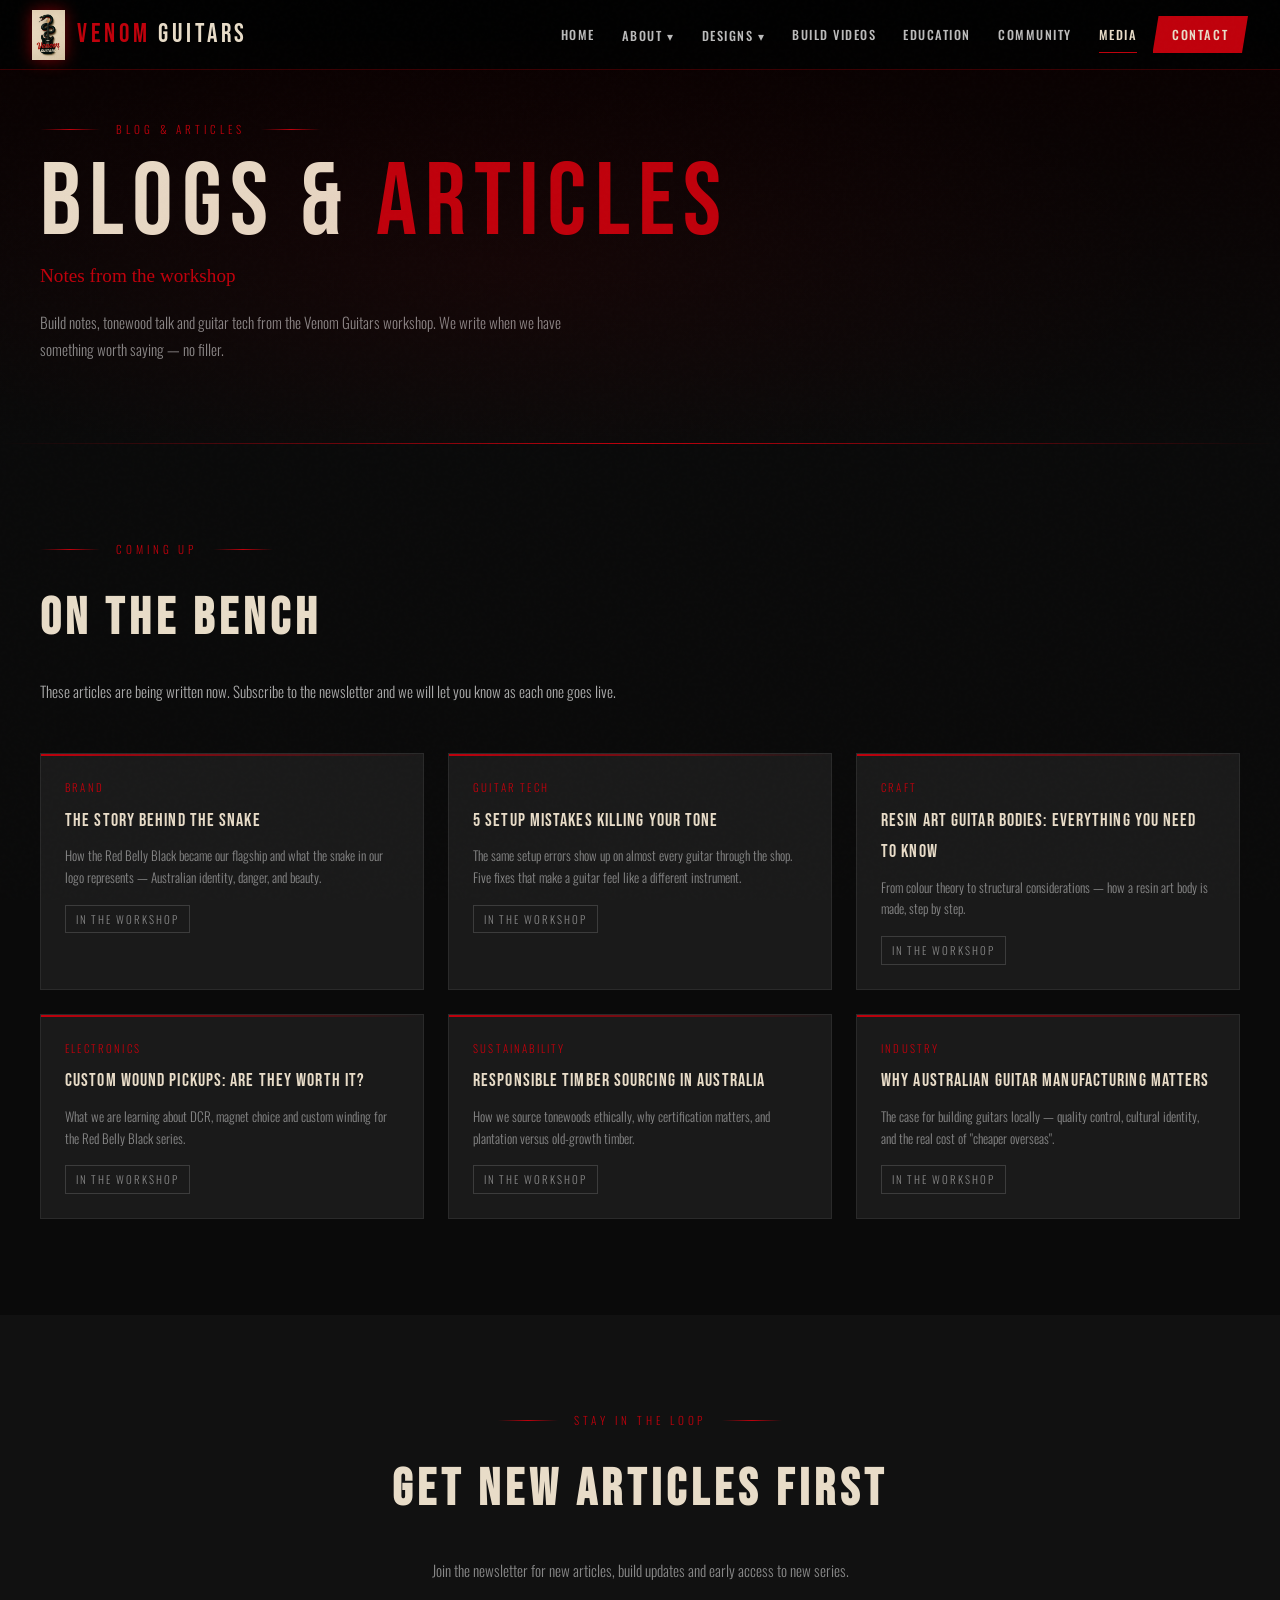
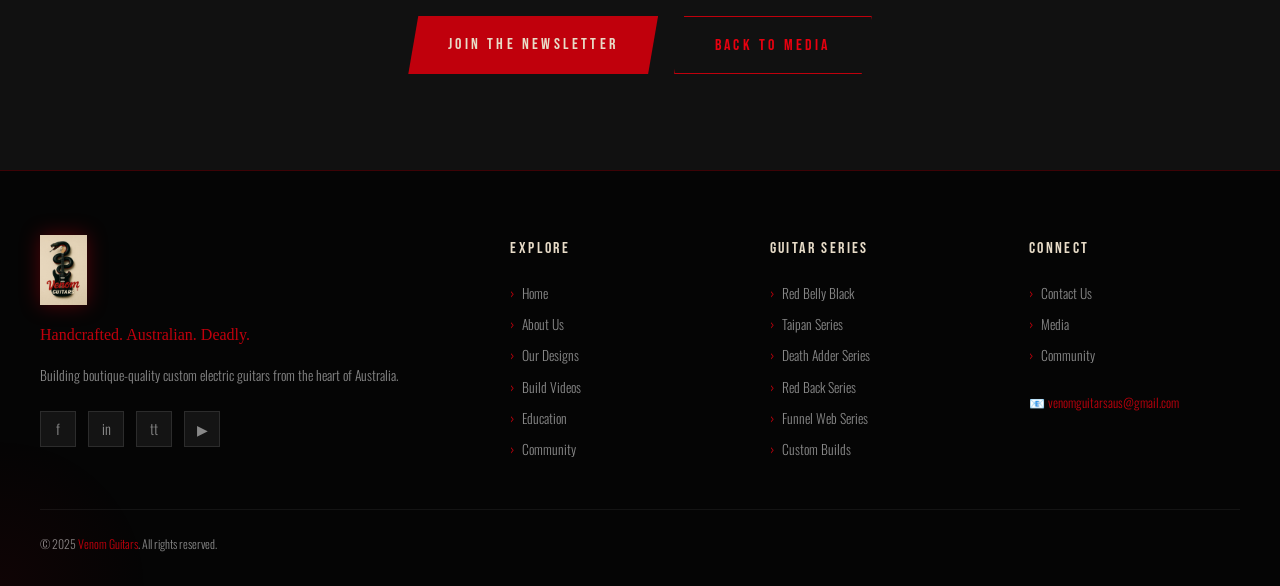
<file: blogs-articles.html>
<!DOCTYPE html>
<html lang="en">
<head>
  <meta charset="UTF-8">
  <meta name="viewport" content="width=device-width, initial-scale=1.0">
  <title>Blogs &amp; Articles — Venom Guitars</title>
  <link rel="stylesheet" href="css/style.css">
  <link rel="icon" href="images/logo.png" type="image/png">
  <style>

    .hub-card{display:flex;flex-direction:column;gap:.75rem;padding:2rem;border:1px solid rgba(255,255,255,.07);background:var(--charcoal);transition:all .3s;position:relative;overflow:hidden}
    .hub-card:hover{border-color:rgba(192,0,12,.6);transform:translateY(-4px)}
    .hub-icon{font-size:2.5rem}
    .hub-name{font-family:var(--font-display);font-size:1.4rem;letter-spacing:.1em;color:var(--cream)}
    .hub-handle{font-size:.75rem;letter-spacing:.15em;text-transform:uppercase;color:var(--red)}
    .hub-desc{font-size:.85rem;color:var(--grey);line-height:1.65;flex:1}
    .topic-card{padding:1.5rem;border:1px solid rgba(255,255,255,.07);background:var(--charcoal);position:relative}
    .topic-card::before{content:'';position:absolute;top:0;left:0;right:0;height:2px;background:linear-gradient(90deg,var(--red),transparent)}
    .topic-cat{font-size:.68rem;letter-spacing:.2em;text-transform:uppercase;color:var(--red);margin-bottom:.5rem}
    .topic-title{font-family:var(--font-display);font-size:1.15rem;letter-spacing:.06em;color:var(--cream);margin-bottom:.6rem}
    .topic-desc{font-size:.82rem;color:var(--grey);line-height:1.65}
    .topic-status{display:inline-block;margin-top:1rem;font-size:.68rem;letter-spacing:.18em;text-transform:uppercase;color:var(--grey);border:1px solid rgba(255,255,255,.15);padding:.25rem .6rem}

  </style>
</head>
<body>

<nav class="nav" id="main-nav">
  <a href="index.html" class="nav-logo">
    <img src="images/logo.png" alt="Venom Guitars">
    <div class="nav-logo-text"><span>VENOM</span> GUITARS</div>
  </a>
  <div class="nav-links">
    <a href="index.html">Home</a>
    <div class="nav-dropdown"><a href="about.html">About ▾</a>
      <div class="nav-dropdown-menu"><a href="about.html">Our Story</a><a href="about.html#purpose">Our Purpose</a><a href="about.html#team">Our Team</a></div>
    </div>
    <div class="nav-dropdown"><a href="designs.html">Designs ▾</a>
      <div class="nav-dropdown-menu"><a href="designs.html">All Models</a><a href="designs.html#red-belly">Red Belly Black</a><a href="designs.html#taipan">Taipan Series</a><a href="designs.html#death-adder">Death Adder Series</a><a href="designs.html#red-back">Red Back Series</a><a href="designs.html#funnel-web">Funnel Web Series</a><a href="designs.html#custom">Custom Builds</a></div>
    </div>
    <a href="builds.html">Build Videos</a>
    <a href="education.html">Education</a>
    <a href="community.html">Community</a>
    <a href="media.html" class="active">Media</a>
    <a href="contact.html" class="btn-cta nav-cta">Contact</a>
  </div>
  <div class="nav-hamburger" id="hamburger"><span></span><span></span><span></span></div>
</nav>
<div class="nav-mobile" id="mobile-menu">
  <a href="index.html">Home</a><a href="about.html">About Us</a>
  <a href="designs.html">Our Designs</a><a href="builds.html">Build Videos</a>
  <a href="education.html">Education</a><a href="community.html">Community</a>
  <a href="media.html" class="active">Media</a><a href="contact.html">Contact Us</a>
</div>

<div class="page-hero">
  <div style="position:absolute;inset:0;background:radial-gradient(ellipse at 40% 60%,rgba(192,0,12,0.06),transparent 60%);pointer-events:none;"></div>
  <div class="container">
    <div data-cms="s1.k1" class="section-label">Blog &amp; Articles</div>
    <div data-cms="s2.k1" class="page-hero-title">Blogs &amp; <span style="color:var(--red);">Articles</span></div>
    <div data-cms="s3.k1" class="page-hero-sub">Notes from the workshop</div>
    <p data-cms="s3.k2" style="max-width:560px;margin-top:1rem;color:var(--grey);">Build notes, tonewood talk and guitar tech from the Venom Guitars workshop. We write when we have something worth saying — no filler.</p>
  </div>
</div>

<section class="section section-darker">
  <div class="container">
    <div data-cms="s4.k1" class="section-label">Coming Up</div>
    <h2 data-cms="s4.k2" class="display-md mb-2">On the Bench</h2>
    <p data-cms="s4.k3" class="mb-6" style="max-width:600px;">These articles are being written now. Subscribe to the newsletter and we will let you know as each one goes live.</p>
    <div class="grid-3">
      <div class="topic-card reveal animate-up">
        <div data-cms="s4.k4" class="topic-cat">Brand</div>
        <div data-cms="s4.k5" class="topic-title">The Story Behind the Snake</div>
        <p data-cms="s4.k6" class="topic-desc">How the Red Belly Black became our flagship and what the snake in our logo represents — Australian identity, danger, and beauty.</p>
        <span class="topic-status">In the workshop</span>
      </div>
      <div class="topic-card reveal animate-up">
        <div data-cms="s4.k7" class="topic-cat">Guitar Tech</div>
        <div data-cms="s4.k8" class="topic-title">5 Setup Mistakes Killing Your Tone</div>
        <p data-cms="s4.k9" class="topic-desc">The same setup errors show up on almost every guitar through the shop. Five fixes that make a guitar feel like a different instrument.</p>
        <span class="topic-status">In the workshop</span>
      </div>
      <div class="topic-card reveal animate-up">
        <div data-cms="s4.k10" class="topic-cat">Craft</div>
        <div data-cms="s4.k11" class="topic-title">Resin Art Guitar Bodies: Everything You Need to Know</div>
        <p data-cms="s4.k12" class="topic-desc">From colour theory to structural considerations — how a resin art body is made, step by step.</p>
        <span class="topic-status">In the workshop</span>
      </div>
      <div class="topic-card reveal animate-up">
        <div data-cms="s4.k13" class="topic-cat">Electronics</div>
        <div data-cms="s4.k14" class="topic-title">Custom Wound Pickups: Are They Worth It?</div>
        <p data-cms="s4.k15" class="topic-desc">What we are learning about DCR, magnet choice and custom winding for the Red Belly Black series.</p>
        <span class="topic-status">In the workshop</span>
      </div>
      <div class="topic-card reveal animate-up">
        <div data-cms="s4.k16" class="topic-cat">Sustainability</div>
        <div data-cms="s4.k17" class="topic-title">Responsible Timber Sourcing in Australia</div>
        <p data-cms="s4.k18" class="topic-desc">How we source tonewoods ethically, why certification matters, and plantation versus old-growth timber.</p>
        <span class="topic-status">In the workshop</span>
      </div>
      <div class="topic-card reveal animate-up">
        <div data-cms="s4.k19" class="topic-cat">Industry</div>
        <div data-cms="s4.k20" class="topic-title">Why Australian Guitar Manufacturing Matters</div>
        <p data-cms="s4.k21" class="topic-desc">The case for building guitars locally — quality control, cultural identity, and the real cost of "cheaper overseas".</p>
        <span class="topic-status">In the workshop</span>
      </div>
    </div>
  </div>
</section>

<section class="section section-dark">
  <div class="container" style="text-align:center;">
    <div data-cms="s5.k1" class="section-label" style="justify-content:center;">Stay in the Loop</div>
    <h2 data-cms="s5.k2" class="display-md mb-3">Get New Articles First</h2>
    <p data-cms="s5.k3" style="max-width:480px;margin:0 auto 2rem;color:var(--grey);">Join the newsletter for new articles, build updates and early access to new series.</p>
    <div style="display:flex;gap:1rem;justify-content:center;flex-wrap:wrap;">
      <a data-cms="s5.k4" href="community.html#join" class="btn btn-primary">Join the Newsletter</a>
      <a data-cms="s5.k5" href="media.html" class="btn btn-red-outline">Back to Media</a>
    </div>
  </div>
</section>

<footer class="footer">
  <div class="footer-grid">
    <div>
      <img src="images/logo.png" alt="Venom Guitars" class="footer-brand-logo">
      <div data-site="tagline" class="footer-tagline">Handcrafted. Australian. Deadly.</div>
      <p data-site="footer_desc" class="footer-desc">Building boutique-quality custom electric guitars from the heart of Australia.</p>
      <div class="footer-social">
        <a data-site-href="facebook" href="https://www.facebook.com/venomguitars">f</a><a data-site-href="instagram" href="https://www.instagram.com/venomguitars">in</a>
        <a data-site-href="tiktok" href="https://www.tiktok.com/@venomguitars">tt</a><a data-site-href="youtube" href="https://www.youtube.com/@venomguitars">▶</a>
      </div>
    </div>
    <div>
      <div class="footer-heading">Explore</div>
      <div class="footer-links">
        <a href="index.html">Home</a><a href="about.html">About Us</a>
        <a href="designs.html">Our Designs</a><a href="builds.html">Build Videos</a>
        <a href="education.html">Education</a><a href="community.html">Community</a>
      </div>
    </div>
    <div>
      <div class="footer-heading">Guitar Series</div>
      <div class="footer-links">
        <a href="designs.html#red-belly">Red Belly Black</a>
        <a href="designs.html#taipan">Taipan Series</a>
        <a href="designs.html#death-adder">Death Adder Series</a>
        <a href="designs.html#red-back">Red Back Series</a>
        <a href="designs.html#funnel-web">Funnel Web Series</a>
        <a href="designs.html#custom">Custom Builds</a>
      </div>
    </div>
    <div>
      <div class="footer-heading">Connect</div>
      <div class="footer-links">
        <a href="contact.html">Contact Us</a><a href="media.html">Media</a>
        <a href="community.html">Community</a>
      </div>
      <div style="margin-top:1.5rem;font-size:0.8rem;color:var(--grey);">📧 <a data-site-mail href="mailto:venomguitarsaus@gmail.com" style="color:var(--red);">venomguitarsaus@gmail.com</a></div>
    </div>
  </div>
  <div class="footer-bottom">
    <div data-site="copyright">© 2025 <span class="footer-bottom-brand">Venom Guitars</span>. All rights reserved.</div>
  </div>
</footer>
<script src="js/main.js"></script>
<script src="js/content.js" defer></script>
</body>
</html>
</file>
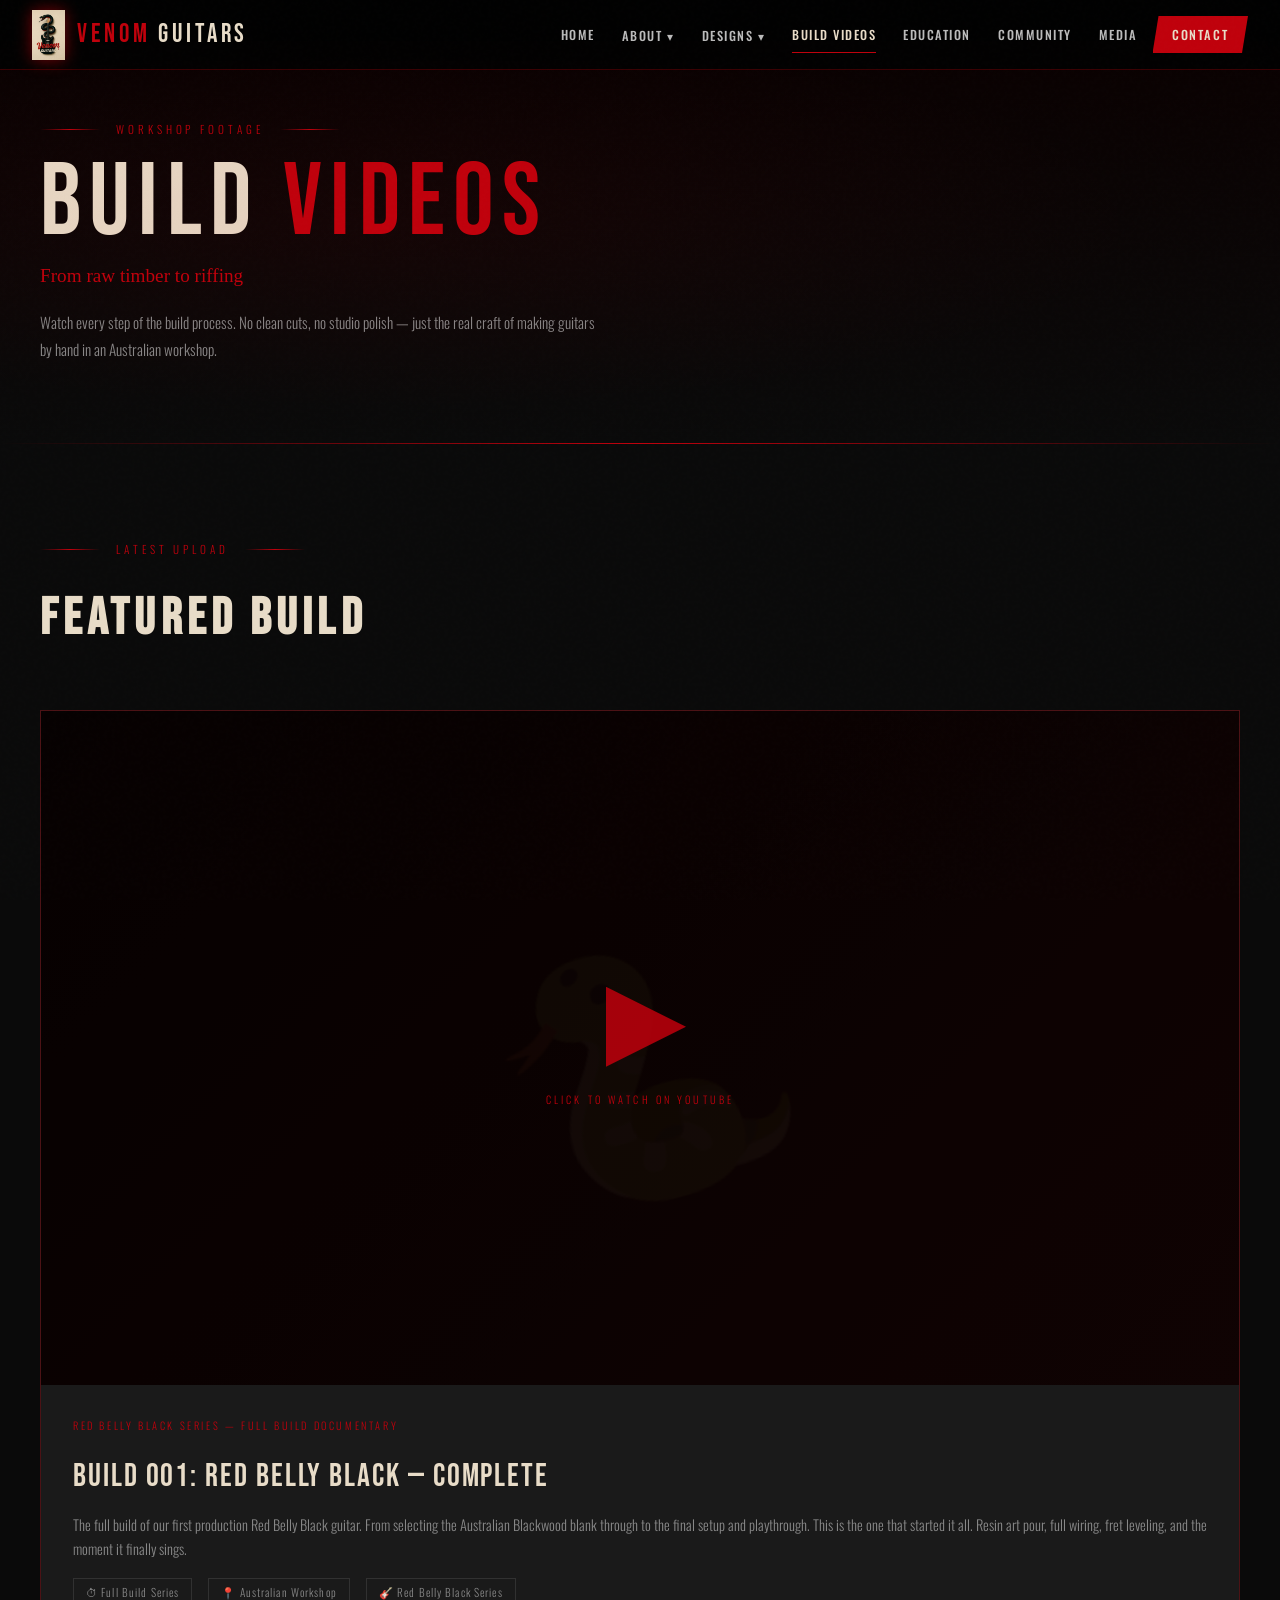
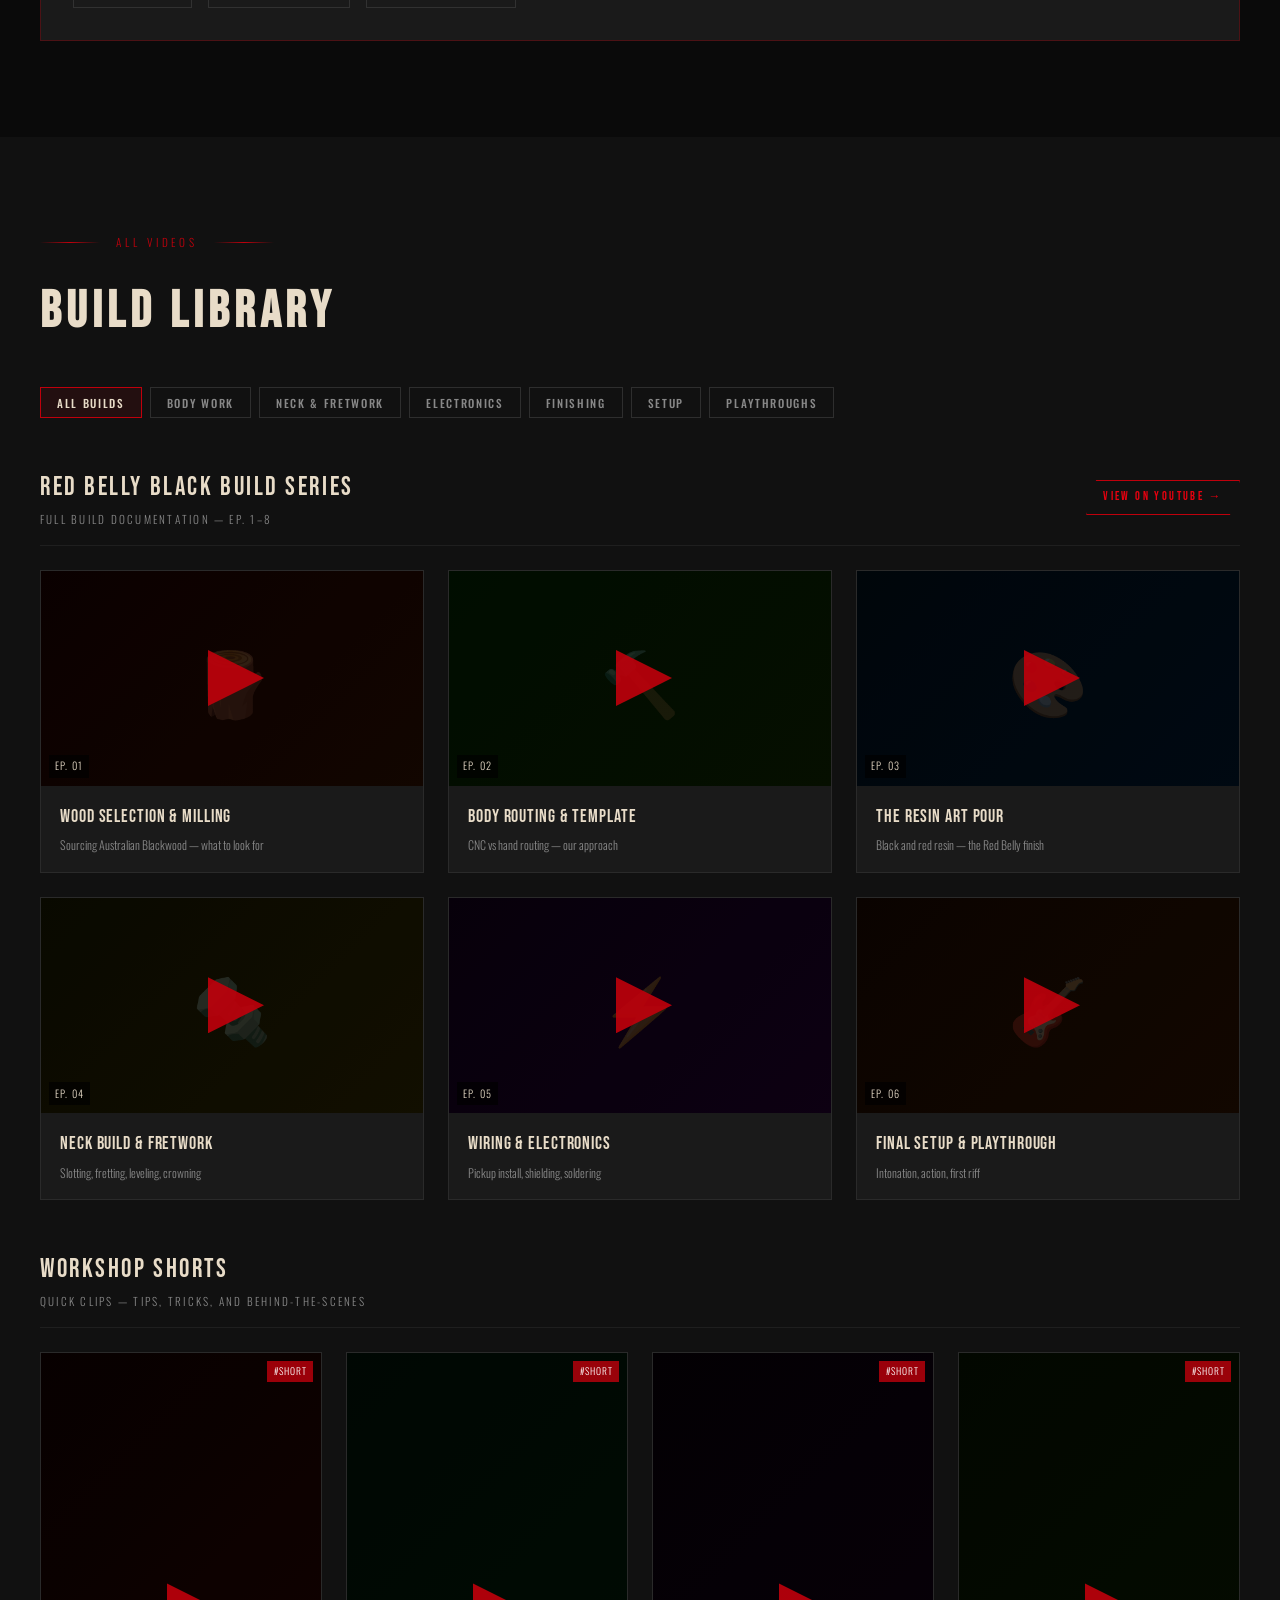
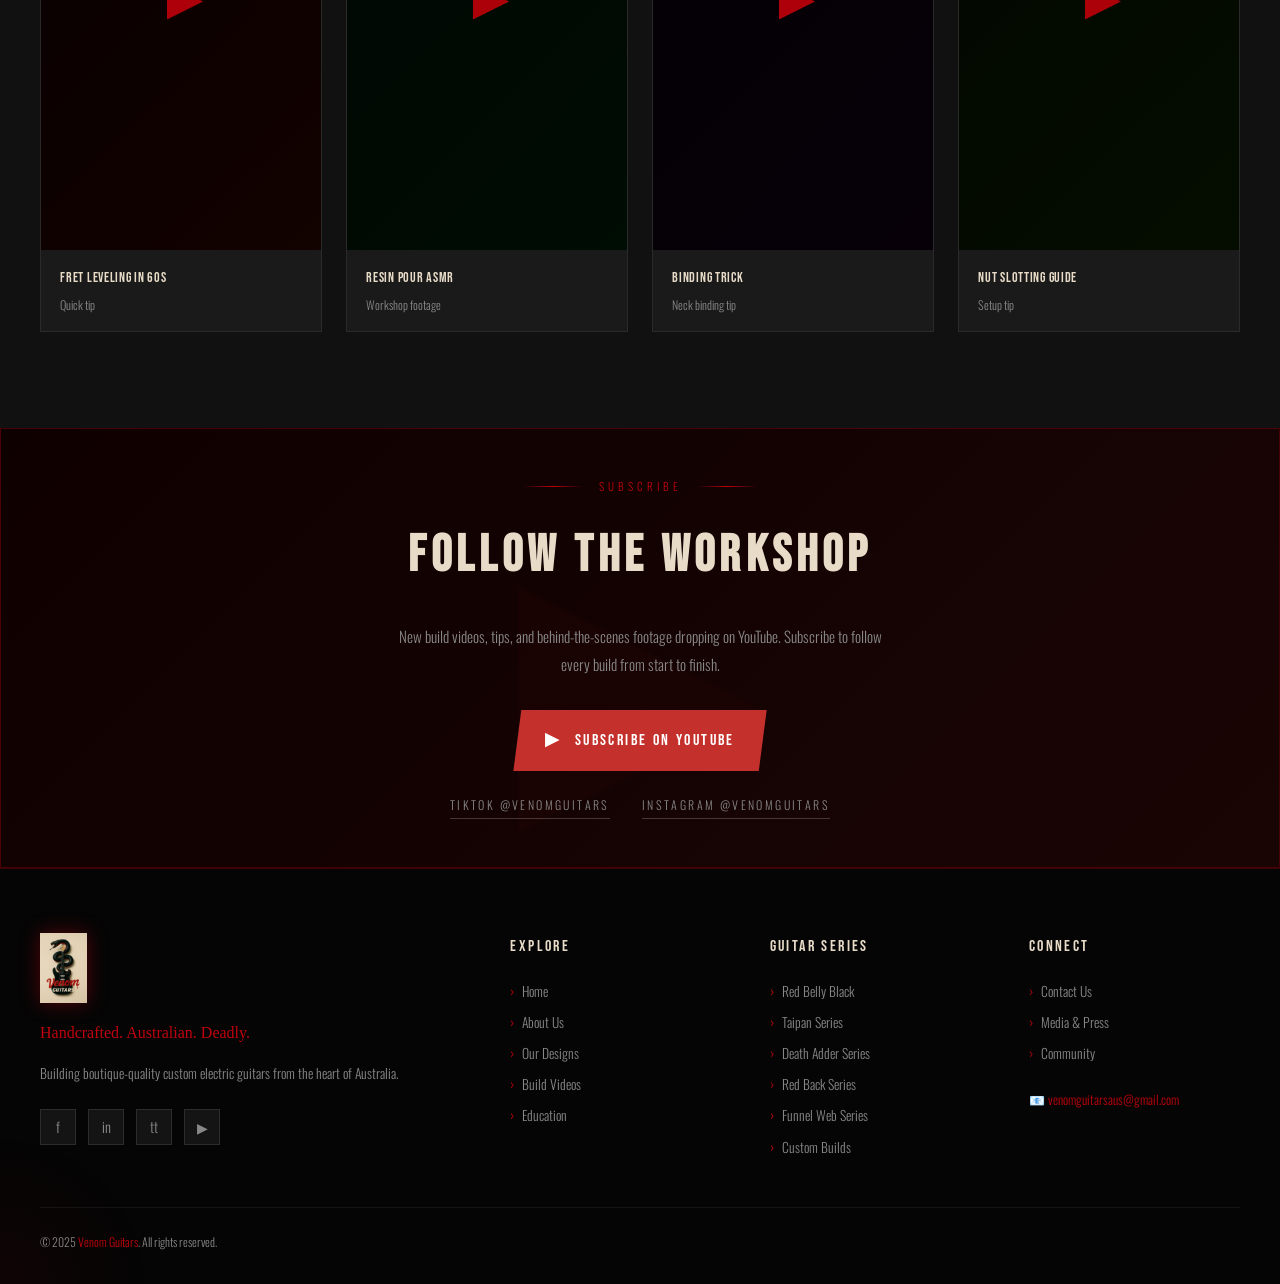
<file: builds.html>
<!DOCTYPE html>
<html lang="en">
<head>
  <meta charset="UTF-8">
  <meta name="viewport" content="width=device-width, initial-scale=1.0">
  <title>Build Videos — Venom Guitars</title>
  <meta name="description" content="Watch Venom Guitars build custom Australian guitars from raw timber to finished instrument. Raw footage from the workshop.">
  <link rel="stylesheet" href="css/style.css">
  <link rel="icon" href="images/logo.png" type="image/png">
  <style>
    .build-series-header {
      display: flex;
      align-items: center;
      justify-content: space-between;
      margin-bottom: 1.5rem;
      padding-bottom: 1rem;
      border-bottom: 1px solid rgba(255,255,255,0.06);
      flex-wrap: wrap;
      gap: 1rem;
    }
    .build-series-title {
      font-family: var(--font-display);
      font-size: 1.6rem;
      letter-spacing: 0.1em;
      color: var(--cream);
    }
    .series-ep-count {
      font-size: 0.7rem;
      letter-spacing: 0.2em;
      text-transform: uppercase;
      color: var(--grey);
    }

    .build-filter {
      display: flex;
      gap: 0.5rem;
      flex-wrap: wrap;
      margin-bottom: 3rem;
    }
    .filter-btn {
      font-family: var(--font-body);
      font-size: 0.7rem;
      font-weight: 500;
      letter-spacing: 0.15em;
      text-transform: uppercase;
      padding: 0.4rem 1rem;
      border: 1px solid rgba(255,255,255,0.12);
      background: transparent;
      color: var(--grey);
      cursor: pointer;
      transition: all 0.2s;
    }
    .filter-btn:hover, .filter-btn.active {
      border-color: var(--red);
      color: var(--cream);
      background: rgba(192,0,12,0.1);
    }

    .featured-video {
      position: relative;
      background: var(--charcoal);
      border: 1px solid rgba(192,0,12,0.3);
      overflow: hidden;
      cursor: pointer;
    }
    .featured-video-thumb {
      width: 100%;
      aspect-ratio: 16/9;
      background: linear-gradient(135deg, #0a0000, #1a0505);
      display: flex;
      align-items: center;
      justify-content: center;
      position: relative;
      overflow: hidden;
    }
    .featured-video-overlay {
      position: absolute;
      inset: 0;
      display: flex;
      flex-direction: column;
      align-items: center;
      justify-content: center;
      background: rgba(0,0,0,0.4);
      transition: background 0.3s;
    }
    .featured-video:hover .featured-video-overlay { background: rgba(192,0,12,0.15); }
    .featured-play {
      width: 80px; height: 80px;
      background: rgba(192,0,12,0.85);
      clip-path: polygon(0 0, 100% 50%, 0 100%);
      margin-left: 12px;
      transition: transform 0.2s;
    }
    .featured-video:hover .featured-play { transform: scale(1.1); }
    .featured-label {
      margin-top: 1.5rem;
      font-size: 0.65rem;
      letter-spacing: 0.3em;
      text-transform: uppercase;
      color: var(--red);
    }
    .featured-video-info {
      padding: 2rem;
    }
    .featured-video-title {
      font-family: var(--font-display);
      font-size: 2rem;
      letter-spacing: 0.06em;
      color: var(--cream);
      margin-bottom: 0.5rem;
    }
    .featured-video-desc { font-size: 0.9rem; color: var(--grey); line-height: 1.7; }

    .channel-cta {
      background: linear-gradient(135deg, #0f0000, #1a0505);
      border: 1px solid rgba(192,0,12,0.3);
      padding: 3rem;
      text-align: center;
      position: relative;
      overflow: hidden;
    }
    .channel-cta::before {
      content: '▶';
      position: absolute;
      font-size: 20rem;
      color: rgba(192,0,12,0.03);
      top: 50%;
      left: 50%;
      transform: translate(-50%,-50%);
      pointer-events: none;
    }
    .yt-btn {
      display: inline-flex;
      align-items: center;
      gap: 0.75rem;
      background: #c4302b;
      color: #fff;
      font-family: var(--font-display);
      font-size: 1rem;
      letter-spacing: 0.15em;
      padding: 0.9rem 2rem;
      transition: all 0.2s;
      clip-path: polygon(8px 0%, 100% 0%, calc(100% - 8px) 100%, 0% 100%);
    }
    .yt-btn:hover { background: #e03d37; transform: translateY(-2px); box-shadow: 0 8px 24px rgba(196,48,43,0.4); }
  </style>
</head>
<body>

<!-- NAV -->
<nav class="nav" id="main-nav">
  <a href="index.html" class="nav-logo">
    <img src="images/logo.png" alt="Venom Guitars">
    <div class="nav-logo-text"><span>VENOM</span> GUITARS</div>
  </a>
  <div class="nav-links">
    <a href="index.html">Home</a>
    <div class="nav-dropdown">
      <a href="about.html">About ▾</a>
      <div class="nav-dropdown-menu">
        <a href="about.html">Our Story</a>
        <a href="about.html#purpose">Our Purpose</a>
        <a href="about.html#team">Our Team</a>
      </div>
    </div>
    <div class="nav-dropdown">
      <a href="designs.html">Designs ▾</a>
      <div class="nav-dropdown-menu">
        <a href="designs.html">All Models</a>
        <a href="designs.html#red-belly">Red Belly Black Series</a>
        <a href="designs.html#taipan">Taipan Series</a>
        <a href="designs.html#death-adder">Death Adder Series</a>
        <a href="designs.html#red-back">Red Back Series</a>
        <a href="designs.html#funnel-web">Funnel Web Series</a>
        <a href="designs.html#custom">Custom Builds</a>
      </div>
    </div>
    <a href="builds.html" class="active">Build Videos</a>
    <a href="education.html">Education</a>
    <a href="community.html">Community</a>
    <a href="media.html">Media</a>
    <a href="contact.html" class="btn-cta nav-cta">Contact</a>
  </div>
  <div class="nav-hamburger" id="hamburger">
    <span></span><span></span><span></span>
  </div>
</nav>
<div class="nav-mobile" id="mobile-menu">
  <a href="index.html">Home</a>
  <a href="about.html">About Us</a>
  <a href="designs.html">Our Designs</a>
  <a href="builds.html" class="active">Build Videos</a>
  <a href="education.html">Education</a>
  <a href="community.html">Community</a>
  <a href="media.html">Media</a>
  <a href="contact.html">Contact Us</a>
</div>

<!-- PAGE HERO -->
<div class="page-hero">
  <div style="position:absolute; top:0; left:0; width:100%; height:100%; background:radial-gradient(ellipse at 30% 50%, rgba(192,0,12,0.06), transparent 60%); pointer-events:none;"></div>
  <div class="container">
    <div data-cms="s1.k1" class="section-label">Workshop Footage</div>
    <div data-cms="s2.k1" class="page-hero-title">Build <span style="color:var(--red);">Videos</span></div>
    <div data-cms="s3.k1" class="page-hero-sub">From raw timber to riffing</div>
    <p data-cms="s3.k2" style="max-width:560px; margin-top:1rem; color:var(--grey);">Watch every step of the build process. No clean cuts, no studio polish — just the real craft of making guitars by hand in an Australian workshop.</p>
  </div>
</div>

<!-- FEATURED VIDEO -->
<section class="section section-darker">
  <div class="container">
    <div data-cms="s4.k1" class="section-label">Latest Upload</div>
    <h2 data-cms="s4.k2" class="display-md mb-6">Featured Build</h2>
    <div class="featured-video" onclick="window.open('https://www.youtube.com/@venomguitars','_blank')">
      <div class="featured-video-thumb">
        <div style="position:absolute; font-size:15rem; opacity:0.06; transform:rotate(-15deg);">🐍</div>
        <div class="featured-video-overlay">
          <div class="featured-play"></div>
          <div data-cms="s4.k3" class="featured-label">Click to Watch on YouTube</div>
        </div>
      </div>
      <div class="featured-video-info">
        <div data-cms="s4.k4" class="card-tag mb-2">Red Belly Black Series — Full Build Documentary</div>
        <div data-cms="s4.k5" class="featured-video-title">Build 001: Red Belly Black — Complete</div>
        <p data-cms="s4.k6" class="featured-video-desc">The full build of our first production Red Belly Black guitar. From selecting the Australian Blackwood blank through to the final setup and playthrough. This is the one that started it all. Resin art pour, full wiring, fret leveling, and the moment it finally sings.</p>
        <div style="display:flex; gap:1rem; margin-top:1rem; flex-wrap:wrap;">
          <span class="spec-badge" style="font-size:0.7rem; padding:0.3rem 0.75rem; border:1px solid rgba(255,255,255,0.1); color:var(--grey); letter-spacing:0.1em;">⏱ Full Build Series</span>
          <span class="spec-badge" style="font-size:0.7rem; padding:0.3rem 0.75rem; border:1px solid rgba(255,255,255,0.1); color:var(--grey); letter-spacing:0.1em;">📍 Australian Workshop</span>
          <span class="spec-badge" style="font-size:0.7rem; padding:0.3rem 0.75rem; border:1px solid rgba(255,255,255,0.1); color:var(--grey); letter-spacing:0.1em;">🎸 Red Belly Black Series</span>
        </div>
      </div>
    </div>
  </div>
</section>

<!-- VIDEO LIBRARY -->
<section class="section section-dark">
  <div class="container">
    <div data-cms="s5.k1" class="section-label">All Videos</div>
    <h2 data-cms="s5.k2" class="display-md mb-4">Build Library</h2>

    <!-- Filters -->
    <div class="build-filter">
      <button class="filter-btn active">All Builds</button>
      <button class="filter-btn">Body Work</button>
      <button class="filter-btn">Neck & Fretwork</button>
      <button class="filter-btn">Electronics</button>
      <button class="filter-btn">Finishing</button>
      <button class="filter-btn">Setup</button>
      <button class="filter-btn">Playthroughs</button>
    </div>

    <!-- Red Belly Build Series -->
    <div class="build-series-header">
      <div>
        <div data-cms="s5.k3" class="build-series-title">Red Belly Black Build Series</div>
        <div data-cms="s5.k4" class="series-ep-count">Full build documentation — Ep. 1–8</div>
      </div>
      <a data-cms="s5.k5" href="https://www.youtube.com/@venomguitars" target="_blank" class="btn btn-red-outline" style="font-size:0.75rem; padding:0.4rem 1rem;">View on YouTube →</a>
    </div>
    <div class="grid-3 mb-6">
      <div class="video-card" data-url="https://www.youtube.com/@venomguitars">
        <div class="video-thumb" style="background:linear-gradient(135deg,#0f0000,#1a0800);">
          <div style="position:absolute; inset:0; display:flex; align-items:center; justify-content:center; font-size:4rem; opacity:0.2;">🪵</div>
          <div class="video-play"><div class="play-icon"></div></div>
          <div data-cms="s5.k6" style="position:absolute; bottom:0.5rem; left:0.5rem; background:rgba(0,0,0,0.7); padding:0.15rem 0.4rem; font-size:0.65rem; letter-spacing:0.1em; color:var(--cream);">EP. 01</div>
        </div>
        <div class="video-info">
          <div data-cms="s5.k7" class="video-title">Wood Selection & Milling</div>
          <div data-cms="s5.k8" class="video-meta">Sourcing Australian Blackwood — what to look for</div>
        </div>
      </div>
      <div class="video-card" data-url="https://www.youtube.com/@venomguitars">
        <div class="video-thumb" style="background:linear-gradient(135deg,#001200,#081500);">
          <div style="position:absolute; inset:0; display:flex; align-items:center; justify-content:center; font-size:4rem; opacity:0.2;">🔨</div>
          <div class="video-play"><div class="play-icon"></div></div>
          <div data-cms="s5.k9" style="position:absolute; bottom:0.5rem; left:0.5rem; background:rgba(0,0,0,0.7); padding:0.15rem 0.4rem; font-size:0.65rem; letter-spacing:0.1em; color:var(--cream);">EP. 02</div>
        </div>
        <div class="video-info">
          <div data-cms="s5.k10" class="video-title">Body Routing & Template</div>
          <div data-cms="s5.k11" class="video-meta">CNC vs hand routing — our approach</div>
        </div>
      </div>
      <div class="video-card" data-url="https://www.youtube.com/@venomguitars">
        <div class="video-thumb" style="background:linear-gradient(135deg,#00080f,#000d1a);">
          <div style="position:absolute; inset:0; display:flex; align-items:center; justify-content:center; font-size:4rem; opacity:0.2;">🎨</div>
          <div class="video-play"><div class="play-icon"></div></div>
          <div data-cms="s5.k12" style="position:absolute; bottom:0.5rem; left:0.5rem; background:rgba(0,0,0,0.7); padding:0.15rem 0.4rem; font-size:0.65rem; letter-spacing:0.1em; color:var(--cream);">EP. 03</div>
        </div>
        <div class="video-info">
          <div data-cms="s5.k13" class="video-title">The Resin Art Pour</div>
          <div data-cms="s5.k14" class="video-meta">Black and red resin — the Red Belly finish</div>
        </div>
      </div>
      <div class="video-card" data-url="https://www.youtube.com/@venomguitars">
        <div class="video-thumb" style="background:linear-gradient(135deg,#0d0d00,#1a1500);">
          <div style="position:absolute; inset:0; display:flex; align-items:center; justify-content:center; font-size:4rem; opacity:0.2;">🔩</div>
          <div class="video-play"><div class="play-icon"></div></div>
          <div data-cms="s5.k15" style="position:absolute; bottom:0.5rem; left:0.5rem; background:rgba(0,0,0,0.7); padding:0.15rem 0.4rem; font-size:0.65rem; letter-spacing:0.1em; color:var(--cream);">EP. 04</div>
        </div>
        <div class="video-info">
          <div data-cms="s5.k16" class="video-title">Neck Build & Fretwork</div>
          <div data-cms="s5.k17" class="video-meta">Slotting, fretting, leveling, crowning</div>
        </div>
      </div>
      <div class="video-card" data-url="https://www.youtube.com/@venomguitars">
        <div class="video-thumb" style="background:linear-gradient(135deg,#0a000f,#12001a);">
          <div style="position:absolute; inset:0; display:flex; align-items:center; justify-content:center; font-size:4rem; opacity:0.2;">⚡</div>
          <div class="video-play"><div class="play-icon"></div></div>
          <div data-cms="s5.k18" style="position:absolute; bottom:0.5rem; left:0.5rem; background:rgba(0,0,0,0.7); padding:0.15rem 0.4rem; font-size:0.65rem; letter-spacing:0.1em; color:var(--cream);">EP. 05</div>
        </div>
        <div class="video-info">
          <div data-cms="s5.k19" class="video-title">Wiring & Electronics</div>
          <div data-cms="s5.k20" class="video-meta">Pickup install, shielding, soldering</div>
        </div>
      </div>
      <div class="video-card" data-url="https://www.youtube.com/@venomguitars">
        <div class="video-thumb" style="background:linear-gradient(135deg,#0f0500,#1a0a00);">
          <div style="position:absolute; inset:0; display:flex; align-items:center; justify-content:center; font-size:4rem; opacity:0.2;">🎸</div>
          <div class="video-play"><div class="play-icon"></div></div>
          <div data-cms="s5.k21" style="position:absolute; bottom:0.5rem; left:0.5rem; background:rgba(0,0,0,0.7); padding:0.15rem 0.4rem; font-size:0.65rem; letter-spacing:0.1em; color:var(--cream);">EP. 06</div>
        </div>
        <div class="video-info">
          <div data-cms="s5.k22" class="video-title">Final Setup & Playthrough</div>
          <div data-cms="s5.k23" class="video-meta">Intonation, action, first riff</div>
        </div>
      </div>
    </div>

    <!-- Shorts & Clips -->
    <div class="build-series-header">
      <div>
        <div data-cms="s5.k24" class="build-series-title">Workshop Shorts</div>
        <div data-cms="s5.k25" class="series-ep-count">Quick clips — tips, tricks, and behind-the-scenes</div>
      </div>
    </div>
    <div class="grid-4">
      <div class="video-card" data-url="https://www.youtube.com/@venomguitars">
        <div class="video-thumb" style="background:linear-gradient(135deg,#0a0000,#1a0300); aspect-ratio:9/16 !important;">
          <div class="video-play"><div class="play-icon" style="width:36px;height:36px;"></div></div>
          <div data-cms="s5.k26" style="position:absolute; top:0.5rem; right:0.5rem; background:rgba(192,0,12,0.8); padding:0.15rem 0.4rem; font-size:0.6rem; letter-spacing:0.1em; color:#fff;">#SHORT</div>
        </div>
        <div class="video-info">
          <div data-cms="s5.k27" class="video-title" style="font-size:0.9rem;">Fret Leveling in 60s</div>
          <div data-cms="s5.k28" class="video-meta">Quick tip</div>
        </div>
      </div>
      <div class="video-card" data-url="https://www.youtube.com/@venomguitars">
        <div class="video-thumb" style="background:linear-gradient(135deg,#000a05,#001205); aspect-ratio:9/16 !important;">
          <div class="video-play"><div class="play-icon" style="width:36px;height:36px;"></div></div>
          <div data-cms="s5.k29" style="position:absolute; top:0.5rem; right:0.5rem; background:rgba(192,0,12,0.8); padding:0.15rem 0.4rem; font-size:0.6rem; letter-spacing:0.1em; color:#fff;">#SHORT</div>
        </div>
        <div class="video-info">
          <div data-cms="s5.k30" class="video-title" style="font-size:0.9rem;">Resin Pour ASMR</div>
          <div data-cms="s5.k31" class="video-meta">Workshop footage</div>
        </div>
      </div>
      <div class="video-card" data-url="https://www.youtube.com/@venomguitars">
        <div class="video-thumb" style="background:linear-gradient(135deg,#050005,#0a000d); aspect-ratio:9/16 !important;">
          <div class="video-play"><div class="play-icon" style="width:36px;height:36px;"></div></div>
          <div data-cms="s5.k32" style="position:absolute; top:0.5rem; right:0.5rem; background:rgba(192,0,12,0.8); padding:0.15rem 0.4rem; font-size:0.6rem; letter-spacing:0.1em; color:#fff;">#SHORT</div>
        </div>
        <div class="video-info">
          <div data-cms="s5.k33" class="video-title" style="font-size:0.9rem;">Binding Trick</div>
          <div data-cms="s5.k34" class="video-meta">Neck binding tip</div>
        </div>
      </div>
      <div class="video-card" data-url="https://www.youtube.com/@venomguitars">
        <div class="video-thumb" style="background:linear-gradient(135deg,#030a00,#071200); aspect-ratio:9/16 !important;">
          <div class="video-play"><div class="play-icon" style="width:36px;height:36px;"></div></div>
          <div data-cms="s5.k35" style="position:absolute; top:0.5rem; right:0.5rem; background:rgba(192,0,12,0.8); padding:0.15rem 0.4rem; font-size:0.6rem; letter-spacing:0.1em; color:#fff;">#SHORT</div>
        </div>
        <div class="video-info">
          <div data-cms="s5.k36" class="video-title" style="font-size:0.9rem;">Nut Slotting Guide</div>
          <div data-cms="s5.k37" class="video-meta">Setup tip</div>
        </div>
      </div>
    </div>
  </div>
</section>

<!-- YT CHANNEL CTA -->
<div class="channel-cta">
  <div style="position:relative; z-index:2;">
    <div data-cms="s5.k38" class="section-label" style="justify-content:center;">Subscribe</div>
    <h2 data-cms="s5.k39" class="display-md mb-3">Follow the Workshop</h2>
    <p data-cms="s5.k40" style="max-width:500px; margin:0 auto 2rem; color:var(--grey);">New build videos, tips, and behind-the-scenes footage dropping on YouTube. Subscribe to follow every build from start to finish.</p>
    <a data-site-href="youtube" href="https://www.youtube.com/@venomguitars" target="_blank" class="yt-btn">
      <span style="font-size:1.2rem;">▶</span>
      Subscribe on YouTube
    </a>
    <div style="margin-top:1.5rem; display:flex; justify-content:center; gap:2rem; flex-wrap:wrap;">
      <a data-site-href="tiktok" href="https://www.tiktok.com/@venomguitars" target="_blank" style="font-size:0.75rem; letter-spacing:0.2em; text-transform:uppercase; color:var(--grey); border-bottom:1px solid rgba(255,255,255,0.2); padding-bottom:2px; transition:color 0.2s;" onmouseover="this.style.color='var(--cream)'" onmouseout="this.style.color='var(--grey)'">TikTok @venomguitars</a>
      <a data-site-href="instagram" href="https://www.instagram.com/venomguitars" target="_blank" style="font-size:0.75rem; letter-spacing:0.2em; text-transform:uppercase; color:var(--grey); border-bottom:1px solid rgba(255,255,255,0.2); padding-bottom:2px; transition:color 0.2s;" onmouseover="this.style.color='var(--cream)'" onmouseout="this.style.color='var(--grey)'">Instagram @venomguitars</a>
    </div>
  </div>
</div>

<!-- FOOTER -->
<footer class="footer">
  <div class="footer-grid">
    <div>
      <img src="images/logo.png" alt="Venom Guitars" class="footer-brand-logo">
      <div data-site="tagline" class="footer-tagline">Handcrafted. Australian. Deadly.</div>
      <p data-site="footer_desc" class="footer-desc">Building boutique-quality custom electric guitars from the heart of Australia.</p>
      <div class="footer-social">
        <a data-site-href="facebook" href="https://www.facebook.com/venomguitars">f</a>
        <a data-site-href="instagram" href="https://www.instagram.com/venomguitars">in</a>
        <a data-site-href="tiktok" href="https://www.tiktok.com/@venomguitars">tt</a>
        <a data-site-href="youtube" href="https://www.youtube.com/@venomguitars">▶</a>
      </div>
    </div>
    <div>
      <div class="footer-heading">Explore</div>
      <div class="footer-links">
        <a href="index.html">Home</a>
        <a href="about.html">About Us</a>
        <a href="designs.html">Our Designs</a>
        <a href="builds.html">Build Videos</a>
        <a href="education.html">Education</a>
      </div>
    </div>
    <div>
      <div class="footer-heading">Guitar Series</div>
      <div class="footer-links">
        <a href="designs.html#red-belly">Red Belly Black</a>
        <a href="designs.html#taipan">Taipan Series</a>
        <a href="designs.html#death-adder">Death Adder Series</a>
        <a href="designs.html#red-back">Red Back Series</a>
        <a href="designs.html#funnel-web">Funnel Web Series</a>
        <a href="designs.html#custom">Custom Builds</a>
      </div>
    </div>
    <div>
      <div class="footer-heading">Connect</div>
      <div class="footer-links">
        <a href="contact.html">Contact Us</a>
        <a href="media.html">Media & Press</a>
        <a href="community.html">Community</a>
      </div>
      <div style="margin-top:1.5rem; font-size:0.8rem; color:var(--grey);">📧 <a data-site-mail href="mailto:venomguitarsaus@gmail.com" style="color:var(--red);">venomguitarsaus@gmail.com</a></div>
    </div>
  </div>
  <div class="footer-bottom">
    <div data-site="copyright">© 2025 <span class="footer-bottom-brand">Venom Guitars</span>. All rights reserved.</div>
  </div>
</footer>

<script src="js/main.js"></script>
<script>
  // Filter buttons
  document.querySelectorAll('.filter-btn').forEach(btn => {
    btn.addEventListener('click', () => {
      document.querySelectorAll('.filter-btn').forEach(b => b.classList.remove('active'));
      btn.classList.add('active');
    });
  });
</script>
<script src="js/content.js" defer></script>
</body>
</html>
</file>
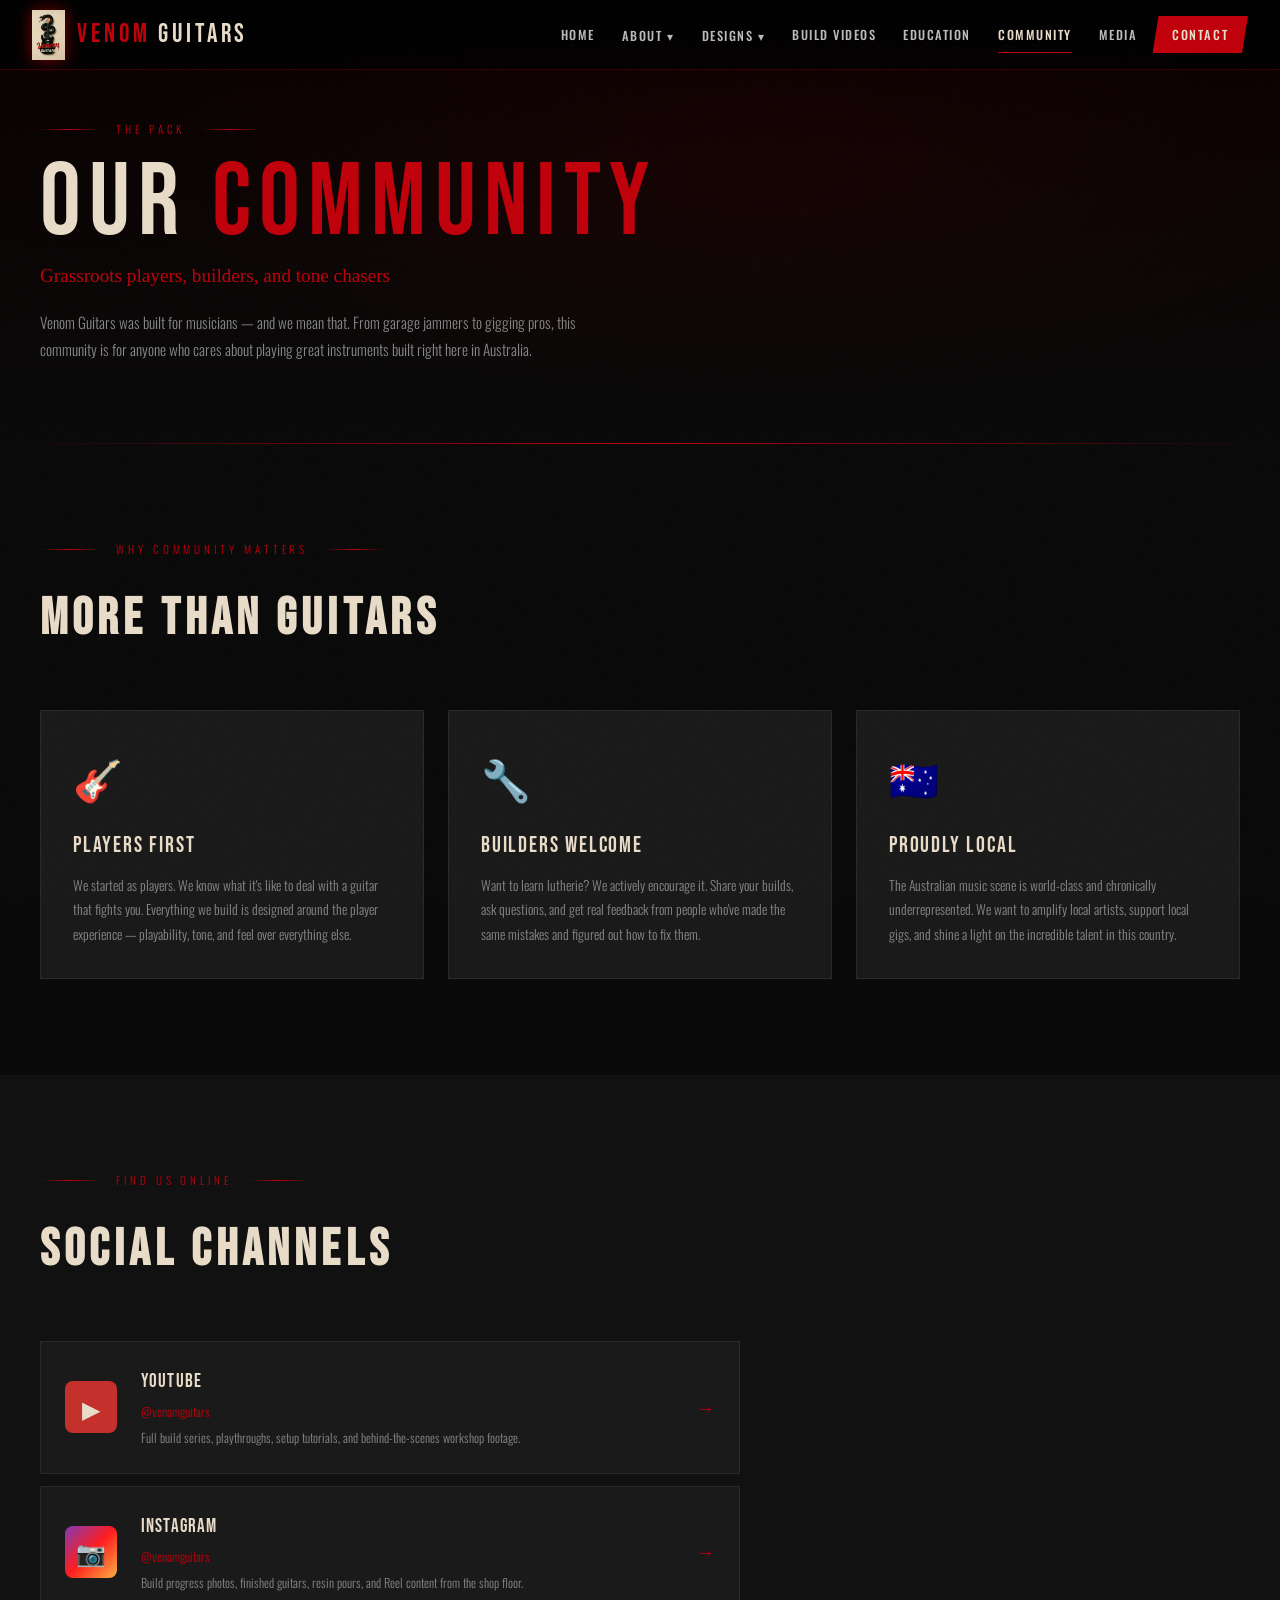
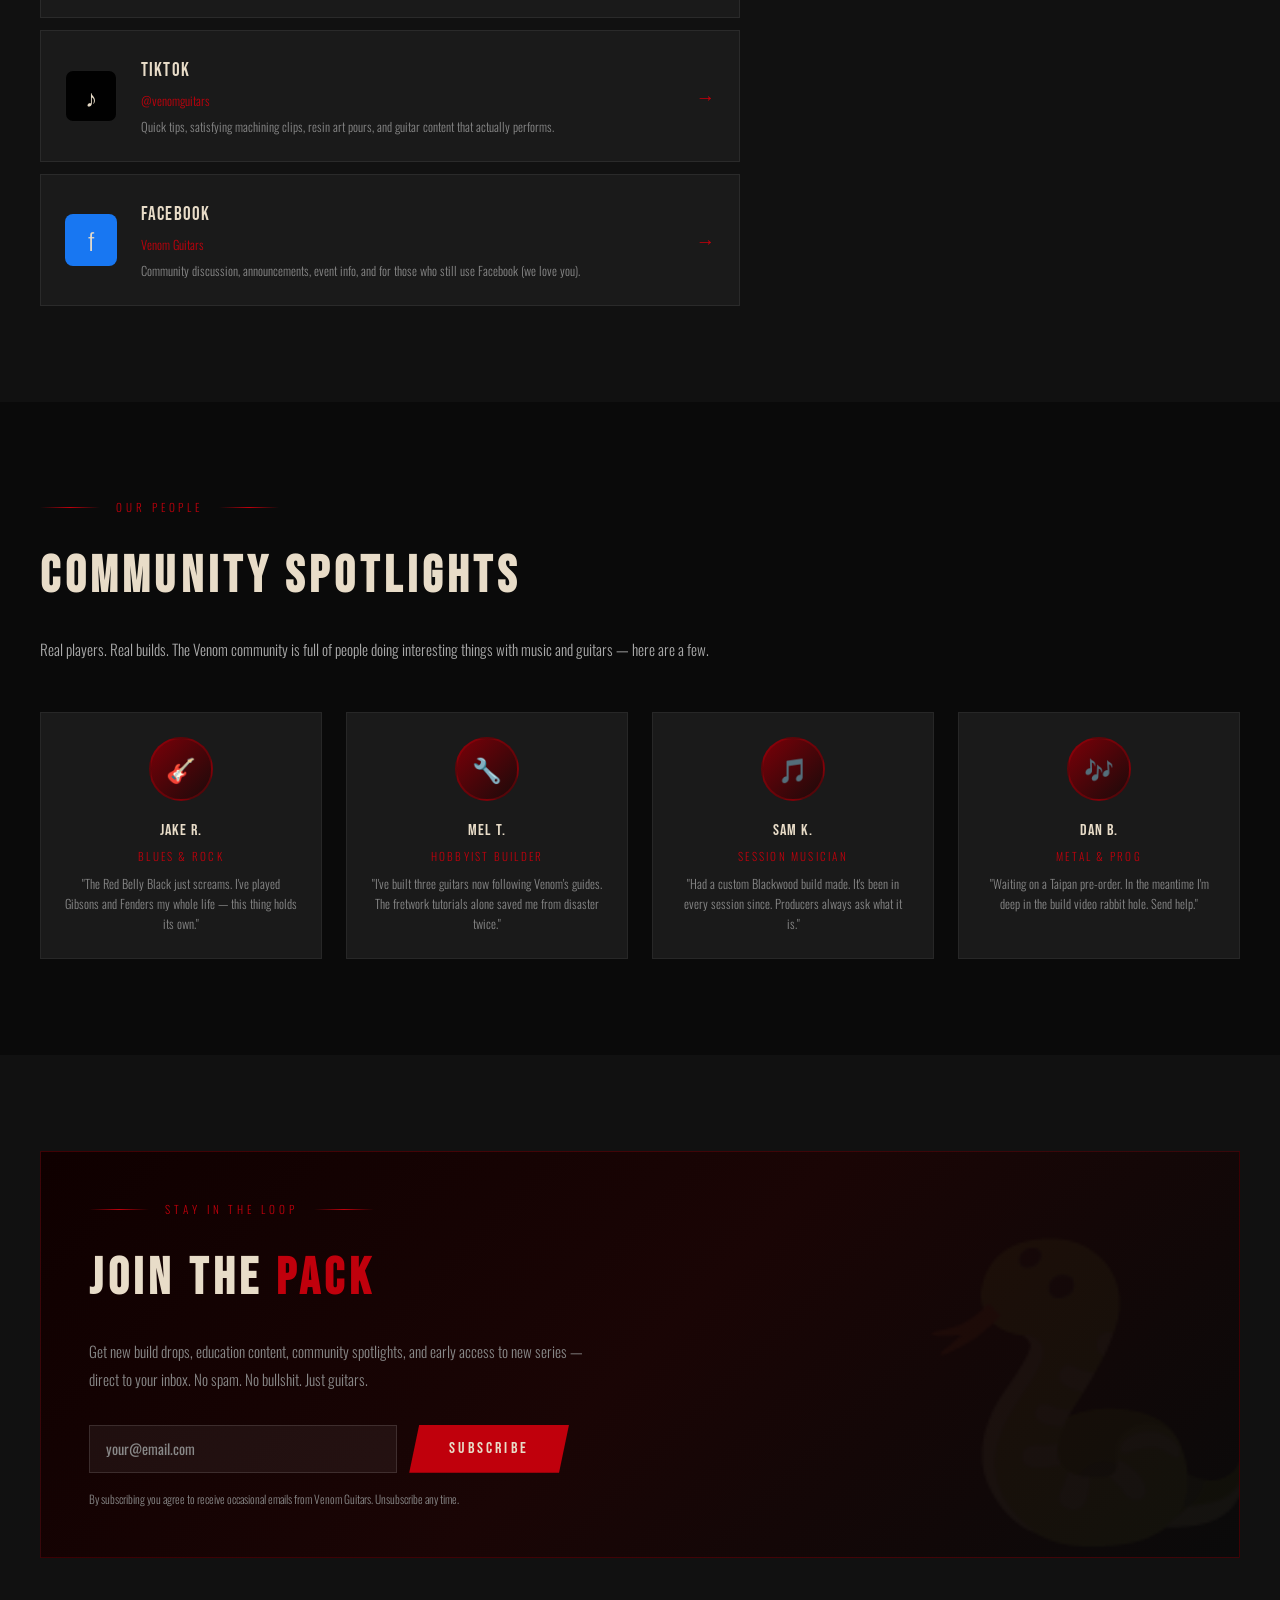
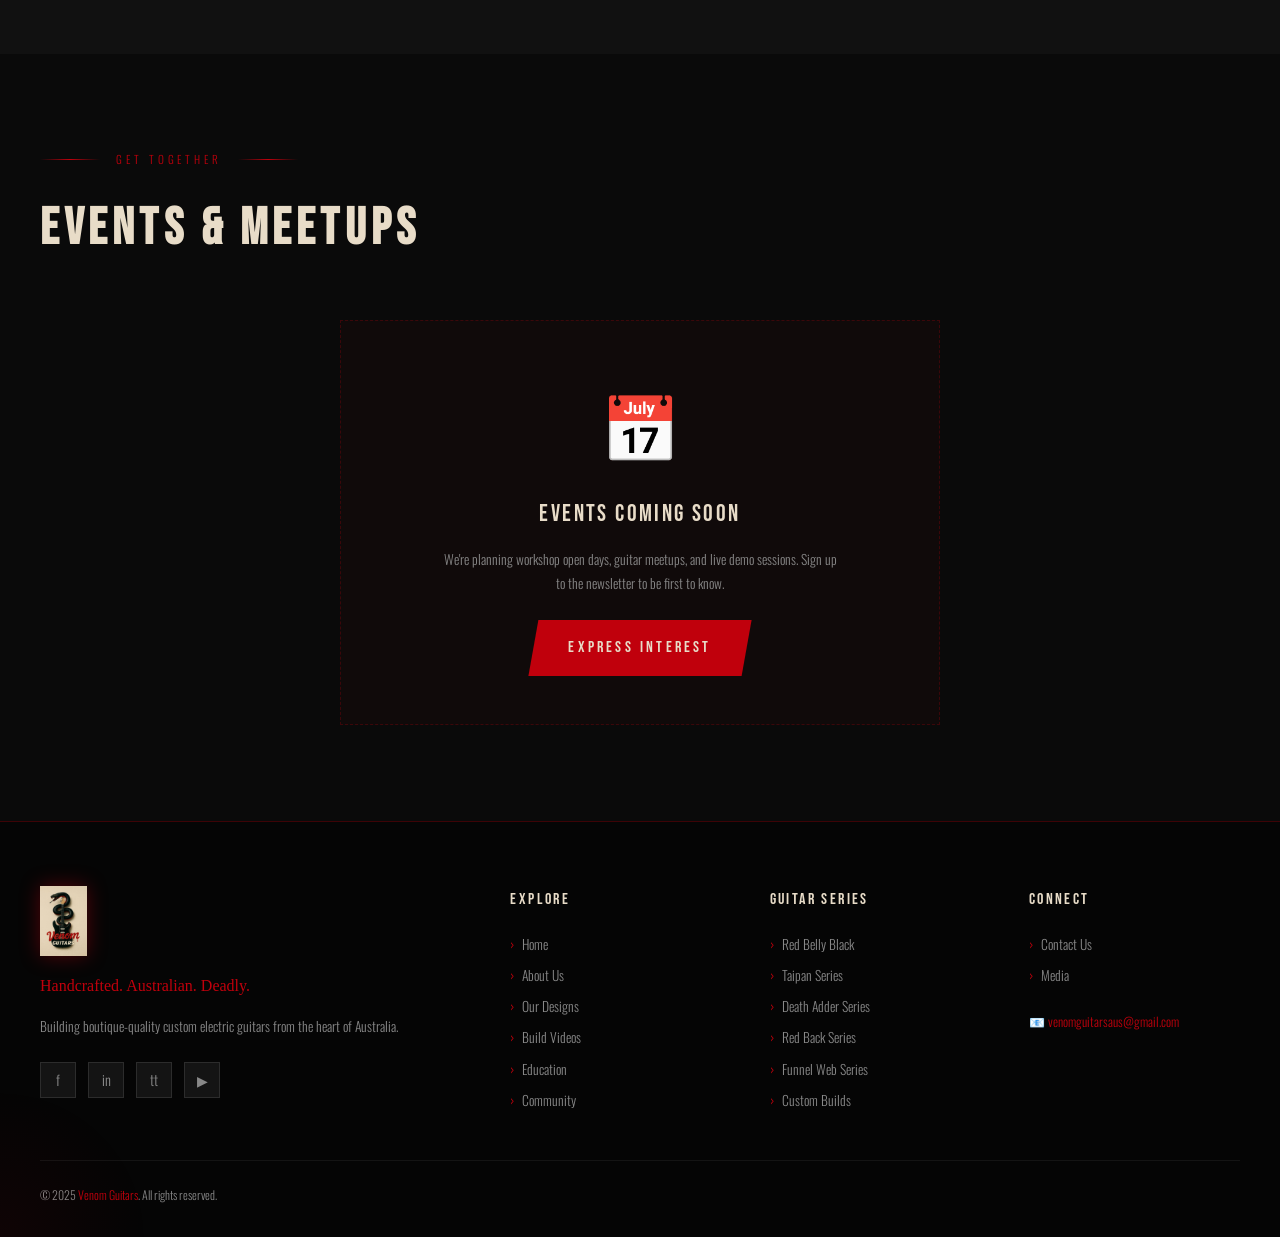
<file: community.html>
<!DOCTYPE html>
<html lang="en">
<head>
  <meta charset="UTF-8">
  <meta name="viewport" content="width=device-width, initial-scale=1.0">
  <title>Community — Venom Guitars</title>
  <link rel="stylesheet" href="css/style.css">
  <link rel="icon" href="images/logo.png" type="image/png">
  <style>
    .community-card {
      background: var(--charcoal);
      border: 1px solid rgba(255,255,255,0.07);
      padding: 2rem;
      position: relative;
      overflow: hidden;
      transition: border-color 0.3s, transform 0.3s;
    }
    .community-card:hover { border-color: rgba(192,0,12,0.4); transform: translateY(-4px); }
    .community-card::before { content:''; position:absolute; top:0;left:0;right:0; height:2px; background:linear-gradient(90deg,transparent,var(--red),transparent); opacity:0; transition:opacity 0.3s; }
    .community-card:hover::before { opacity:1; }
    .community-icon { font-size:2.5rem; margin-bottom:1rem; }
    .community-title { font-family:var(--font-display); font-size:1.4rem; letter-spacing:0.08em; color:var(--cream); margin-bottom:0.5rem; }

    .social-platform {
      display: flex;
      align-items: center;
      gap: 1.5rem;
      padding: 1.5rem;
      border: 1px solid rgba(255,255,255,0.07);
      background: var(--charcoal);
      transition: border-color 0.3s, transform 0.3s;
      cursor: pointer;
      text-decoration: none;
    }
    .social-platform:hover { border-color: rgba(192,0,12,0.4); transform: translateX(4px); }
    .social-logo { width: 52px; height: 52px; border-radius: 8px; display:flex; align-items:center; justify-content:center; font-size:1.5rem; flex-shrink:0; }
    .social-name { font-family:var(--font-display); font-size:1.2rem; letter-spacing:0.06em; color:var(--cream); }
    .social-handle { font-size:0.78rem; color:var(--red); margin:0.15rem 0 0.3rem; }
    .social-desc { font-size:0.78rem; color:var(--grey); }
    .social-arrow { margin-left:auto; color:var(--red); font-size:1.2rem; flex-shrink:0; }

    .member-card {
      background: var(--charcoal);
      border: 1px solid rgba(255,255,255,0.06);
      padding: 1.5rem;
      text-align: center;
      transition: border-color 0.3s;
    }
    .member-card:hover { border-color: rgba(192,0,12,0.3); }
    .member-avatar { width:64px;height:64px; border-radius:50%; background:linear-gradient(135deg,var(--red-dark),#1a0a0a); border:2px solid rgba(192,0,12,0.3); display:flex; align-items:center; justify-content:center; font-size:1.5rem; margin:0 auto 1rem; }
    .member-name { font-family:var(--font-display); letter-spacing:0.06em; color:var(--cream); margin-bottom:0.2rem; }
    .member-tag { font-size:0.7rem; letter-spacing:0.2em; text-transform:uppercase; color:var(--red); margin-bottom:0.5rem; }
    .member-bio { font-size:0.78rem; color:var(--grey); line-height:1.6; }

    .join-band {
      background: linear-gradient(135deg,#0f0000,#1a0505,#0a0a0a);
      border: 1px solid rgba(192,0,12,0.25);
      padding: 3rem;
      position: relative;
      overflow: hidden;
    }
    .join-band::after {
      content: '🐍';
      position: absolute;
      font-size: 18rem;
      right: -2rem;
      bottom: -3rem;
      opacity: 0.04;
      pointer-events: none;
    }
    .newsletter-form {
      display: flex;
      gap: 0.75rem;
      max-width: 480px;
      flex-wrap: wrap;
    }
    .newsletter-form input {
      flex: 1;
      min-width: 200px;
      background: rgba(255,255,255,0.05);
      border: 1px solid rgba(255,255,255,0.12);
      color: var(--cream);
      padding: 0.75rem 1rem;
      font-family: var(--font-body);
      font-size: 0.9rem;
      outline: none;
      transition: border-color 0.2s;
    }
    .newsletter-form input:focus { border-color: var(--red); }
    .newsletter-form input::placeholder { color: var(--grey); }
  </style>
</head>
<body>

<nav class="nav" id="main-nav">
  <a href="index.html" class="nav-logo">
    <img src="images/logo.png" alt="Venom Guitars">
    <div class="nav-logo-text"><span>VENOM</span> GUITARS</div>
  </a>
  <div class="nav-links">
    <a href="index.html">Home</a>
    <div class="nav-dropdown"><a href="about.html">About ▾</a>
      <div class="nav-dropdown-menu"><a href="about.html">Our Story</a><a href="about.html#purpose">Our Purpose</a><a href="about.html#team">Our Team</a></div>
    </div>
    <div class="nav-dropdown"><a href="designs.html">Designs ▾</a>
      <div class="nav-dropdown-menu"><a href="designs.html">All Models</a><a href="designs.html#red-belly">Red Belly Black Series</a><a href="designs.html#taipan">Taipan Series</a><a href="designs.html#death-adder">Death Adder Series</a><a href="designs.html#red-back">Red Back Series</a><a href="designs.html#funnel-web">Funnel Web Series</a><a href="designs.html#custom">Custom Builds</a></div>
    </div>
    <a href="builds.html">Build Videos</a>
    <a href="education.html">Education</a>
    <a href="community.html" class="active">Community</a>
    <a href="media.html">Media</a>
    <a href="contact.html" class="btn-cta nav-cta">Contact</a>
  </div>
  <div class="nav-hamburger" id="hamburger"><span></span><span></span><span></span></div>
</nav>
<div class="nav-mobile" id="mobile-menu">
  <a href="index.html">Home</a><a href="about.html">About Us</a>
  <a href="designs.html">Our Designs</a><a href="builds.html">Build Videos</a>
  <a href="education.html">Education</a><a href="community.html" class="active">Community</a>
  <a href="media.html">Media</a><a href="contact.html">Contact Us</a>
</div>

<div class="page-hero">
  <div style="position:absolute;inset:0;background:radial-gradient(ellipse at 60% 40%,rgba(192,0,12,0.07),transparent 60%);pointer-events:none;"></div>
  <div class="container">
    <div data-cms="s1.k1" class="section-label">The Pack</div>
    <div data-cms="s2.k1" class="page-hero-title">Our <span style="color:var(--red);">Community</span></div>
    <div data-cms="s3.k1" class="page-hero-sub">Grassroots players, builders, and tone chasers</div>
    <p data-cms="s3.k2" style="max-width:560px;margin-top:1rem;color:var(--grey);">Venom Guitars was built for musicians — and we mean that. From garage jammers to gigging pros, this community is for anyone who cares about playing great instruments built right here in Australia.</p>
  </div>
</div>

<!-- WHAT WE'RE ABOUT -->
<section class="section section-darker">
  <div class="container">
    <div data-cms="s4.k1" class="section-label">Why Community Matters</div>
    <h2 data-cms="s4.k2" class="display-md mb-6">More Than Guitars</h2>
    <div class="grid-3">
      <div class="community-card reveal animate-up">
        <div class="community-icon">🎸</div>
        <div data-cms="s4.k3" class="community-title">Players First</div>
        <p data-cms="s4.k4" style="font-size:0.85rem;color:var(--grey);">We started as players. We know what it's like to deal with a guitar that fights you. Everything we build is designed around the player experience — playability, tone, and feel over everything else.</p>
      </div>
      <div class="community-card reveal animate-up delay-1">
        <div class="community-icon">🔧</div>
        <div data-cms="s4.k5" class="community-title">Builders Welcome</div>
        <p data-cms="s4.k6" style="font-size:0.85rem;color:var(--grey);">Want to learn lutherie? We actively encourage it. Share your builds, ask questions, and get real feedback from people who've made the same mistakes and figured out how to fix them.</p>
      </div>
      <div class="community-card reveal animate-up delay-2">
        <div class="community-icon">🇦🇺</div>
        <div data-cms="s4.k7" class="community-title">Proudly Local</div>
        <p data-cms="s4.k8" style="font-size:0.85rem;color:var(--grey);">The Australian music scene is world-class and chronically underrepresented. We want to amplify local artists, support local gigs, and shine a light on the incredible talent in this country.</p>
      </div>
    </div>
  </div>
</section>

<!-- SOCIALS -->
<section class="section section-dark">
  <div class="container">
    <div data-cms="s5.k1" class="section-label">Find Us Online</div>
    <h2 data-cms="s5.k2" class="display-md mb-6">Social Channels</h2>
    <div style="display:flex;flex-direction:column;gap:0.75rem;max-width:700px;">
      <a data-site-href="youtube" href="https://www.youtube.com/@venomguitars" target="_blank" class="social-platform">
        <div class="social-logo" style="background:#c4302b;">▶</div>
        <div>
          <div data-cms="s5.k3" class="social-name">YouTube</div>
          <div data-cms="s5.k4" class="social-handle">@venomguitars</div>
          <div data-cms="s5.k5" class="social-desc">Full build series, playthroughs, setup tutorials, and behind-the-scenes workshop footage.</div>
        </div>
        <div class="social-arrow">→</div>
      </a>
      <a data-site-href="instagram" href="https://www.instagram.com/venomguitars" target="_blank" class="social-platform">
        <div class="social-logo" style="background:linear-gradient(135deg,#833ab4,#fd1d1d,#fcb045);">📷</div>
        <div>
          <div data-cms="s5.k6" class="social-name">Instagram</div>
          <div data-cms="s5.k7" class="social-handle">@venomguitars</div>
          <div data-cms="s5.k8" class="social-desc">Build progress photos, finished guitars, resin pours, and Reel content from the shop floor.</div>
        </div>
        <div class="social-arrow">→</div>
      </a>
      <a data-site-href="tiktok" href="https://www.tiktok.com/@venomguitars" target="_blank" class="social-platform">
        <div class="social-logo" style="background:#010101; border:1px solid rgba(255,255,255,0.1);">♪</div>
        <div>
          <div data-cms="s5.k9" class="social-name">TikTok</div>
          <div data-cms="s5.k10" class="social-handle">@venomguitars</div>
          <div data-cms="s5.k11" class="social-desc">Quick tips, satisfying machining clips, resin art pours, and guitar content that actually performs.</div>
        </div>
        <div class="social-arrow">→</div>
      </a>
      <a data-site-href="facebook" href="https://www.facebook.com/venomguitars" target="_blank" class="social-platform">
        <div class="social-logo" style="background:#1877f2;">f</div>
        <div>
          <div data-cms="s5.k12" class="social-name">Facebook</div>
          <div data-cms="s5.k13" class="social-handle">Venom Guitars</div>
          <div data-cms="s5.k14" class="social-desc">Community discussion, announcements, event info, and for those who still use Facebook (we love you).</div>
        </div>
        <div class="social-arrow">→</div>
      </a>
    </div>
  </div>
</section>

<!-- COMMUNITY MEMBERS -->
<section class="section section-darker">
  <div class="container">
    <div data-cms="s6.k1" class="section-label">Our People</div>
    <h2 data-cms="s6.k2" class="display-md mb-2">Community Spotlights</h2>
    <p data-cms="s6.k3" class="mb-6">Real players. Real builds. The Venom community is full of people doing interesting things with music and guitars — here are a few.</p>
    <div class="grid-4">
      <div class="member-card reveal animate-up">
        <div class="member-avatar">🎸</div>
        <div data-cms="s6.k4" class="member-name">Jake R.</div>
        <div data-cms="s6.k5" class="member-tag">Blues & Rock</div>
        <p data-cms="s6.k6" class="member-bio">"The Red Belly Black just screams. I've played Gibsons and Fenders my whole life — this thing holds its own."</p>
      </div>
      <div class="member-card reveal animate-up delay-1">
        <div class="member-avatar">🔧</div>
        <div data-cms="s6.k7" class="member-name">Mel T.</div>
        <div data-cms="s6.k8" class="member-tag">Hobbyist Builder</div>
        <p data-cms="s6.k9" class="member-bio">"I've built three guitars now following Venom's guides. The fretwork tutorials alone saved me from disaster twice."</p>
      </div>
      <div class="member-card reveal animate-up delay-2">
        <div class="member-avatar">🎵</div>
        <div data-cms="s6.k10" class="member-name">Sam K.</div>
        <div data-cms="s6.k11" class="member-tag">Session Musician</div>
        <p data-cms="s6.k12" class="member-bio">"Had a custom Blackwood build made. It's been in every session since. Producers always ask what it is."</p>
      </div>
      <div class="member-card reveal animate-up delay-3">
        <div class="member-avatar">🎶</div>
        <div data-cms="s6.k13" class="member-name">Dan B.</div>
        <div data-cms="s6.k14" class="member-tag">Metal & Prog</div>
        <p data-cms="s6.k15" class="member-bio">"Waiting on a Taipan pre-order. In the meantime I'm deep in the build video rabbit hole. Send help."</p>
      </div>
    </div>
  </div>
</section>

<!-- JOIN / NEWSLETTER -->
<section class="section section-dark" id="join">
  <div class="container">
    <div class="join-band">
      <div style="position:relative;z-index:2;">
        <div data-cms="s7.k1" class="section-label">Stay in the Loop</div>
        <h2 data-cms="s7.k2" class="display-md mb-2" style="color:var(--cream);">Join the <span data-cms="s7.k3" class="text-red">Pack</span></h2>
        <p data-cms="s7.k4" style="max-width:500px;margin-bottom:2rem;color:var(--grey);">Get new build drops, education content, community spotlights, and early access to new series — direct to your inbox. No spam. No bullshit. Just guitars.</p>
        <div class="newsletter-form" id="newsletter-form">
          <input type="email" placeholder="your@email.com" id="newsletter-email">
          <button class="btn btn-primary" onclick="subscribeNewsletter()">Subscribe</button>
        </div>
        <div data-cms="s7.k5" id="newsletter-error" style="margin-top:1rem;font-size:0.85rem;color:var(--red);display:none;">Sorry — that didn't go through. Please try again.</div>
        <div data-cms="s7.k6" id="newsletter-msg" style="margin-top:1rem;font-size:0.85rem;color:var(--red);display:none;">Cheers! You're on the list. 🐍</div>
        <p data-cms="s7.k7" style="font-size:0.72rem;color:var(--grey);margin-top:1rem;max-width:400px;">By subscribing you agree to receive occasional emails from Venom Guitars. Unsubscribe any time.</p>
      </div>
    </div>
  </div>
</section>

<!-- EVENTS / GIGS -->
<section class="section section-darker">
  <div class="container">
    <div data-cms="s8.k1" class="section-label">Get Together</div>
    <h2 data-cms="s8.k2" class="display-md mb-6">Events & Meetups</h2>
    <div style="padding:3rem;border:1px dashed rgba(192,0,12,0.25);background:rgba(192,0,12,0.03);text-align:center;max-width:600px;margin:0 auto;">
      <div style="font-size:4rem;margin-bottom:1rem;">📅</div>
      <div data-cms="s8.k3" style="font-family:var(--font-display);font-size:1.5rem;letter-spacing:0.1em;color:var(--cream);margin-bottom:0.75rem;">Events Coming Soon</div>
      <p data-cms="s8.k4" style="font-size:0.85rem;color:var(--grey);max-width:400px;margin:0 auto 1.5rem;">We're planning workshop open days, guitar meetups, and live demo sessions. Sign up to the newsletter to be first to know.</p>
      <a data-cms="s8.k5" href="contact.html" class="btn btn-primary">Express Interest</a>
    </div>
  </div>
</section>

<footer class="footer">
  <div class="footer-grid">
    <div>
      <img src="images/logo.png" alt="Venom Guitars" class="footer-brand-logo">
      <div data-site="tagline" class="footer-tagline">Handcrafted. Australian. Deadly.</div>
      <p data-site="footer_desc" class="footer-desc">Building boutique-quality custom electric guitars from the heart of Australia.</p>
      <div class="footer-social">
        <a data-site-href="facebook" href="https://www.facebook.com/venomguitars">f</a><a data-site-href="instagram" href="https://www.instagram.com/venomguitars">in</a>
        <a data-site-href="tiktok" href="https://www.tiktok.com/@venomguitars">tt</a><a data-site-href="youtube" href="https://www.youtube.com/@venomguitars">▶</a>
      </div>
    </div>
    <div>
      <div class="footer-heading">Explore</div>
      <div class="footer-links">
        <a href="index.html">Home</a><a href="about.html">About Us</a>
        <a href="designs.html">Our Designs</a><a href="builds.html">Build Videos</a>
        <a href="education.html">Education</a><a href="community.html">Community</a>
      </div>
    </div>
    <div>
      <div class="footer-heading">Guitar Series</div>
      <div class="footer-links">
        <a href="designs.html#red-belly">Red Belly Black</a>
        <a href="designs.html#taipan">Taipan Series</a>
        <a href="designs.html#death-adder">Death Adder Series</a>
        <a href="designs.html#red-back">Red Back Series</a>
        <a href="designs.html#funnel-web">Funnel Web Series</a>
        <a href="designs.html#custom">Custom Builds</a>
      </div>
    </div>
    <div>
      <div class="footer-heading">Connect</div>
      <div class="footer-links">
        <a href="contact.html">Contact Us</a><a href="media.html">Media</a>
      </div>
      <div style="margin-top:1.5rem;font-size:0.8rem;color:var(--grey);">📧 <a data-site-mail href="mailto:venomguitarsaus@gmail.com" style="color:var(--red);">venomguitarsaus@gmail.com</a></div>
    </div>
  </div>
  <div class="footer-bottom">
    <div data-site="copyright">© 2025 <span class="footer-bottom-brand">Venom Guitars</span>. All rights reserved.</div>
  </div>
</footer>

<script src="js/main.js"></script>
<script src="js/forms.js"></script>
<script src="js/content.js" defer></script>
</body>
</html>
</file>
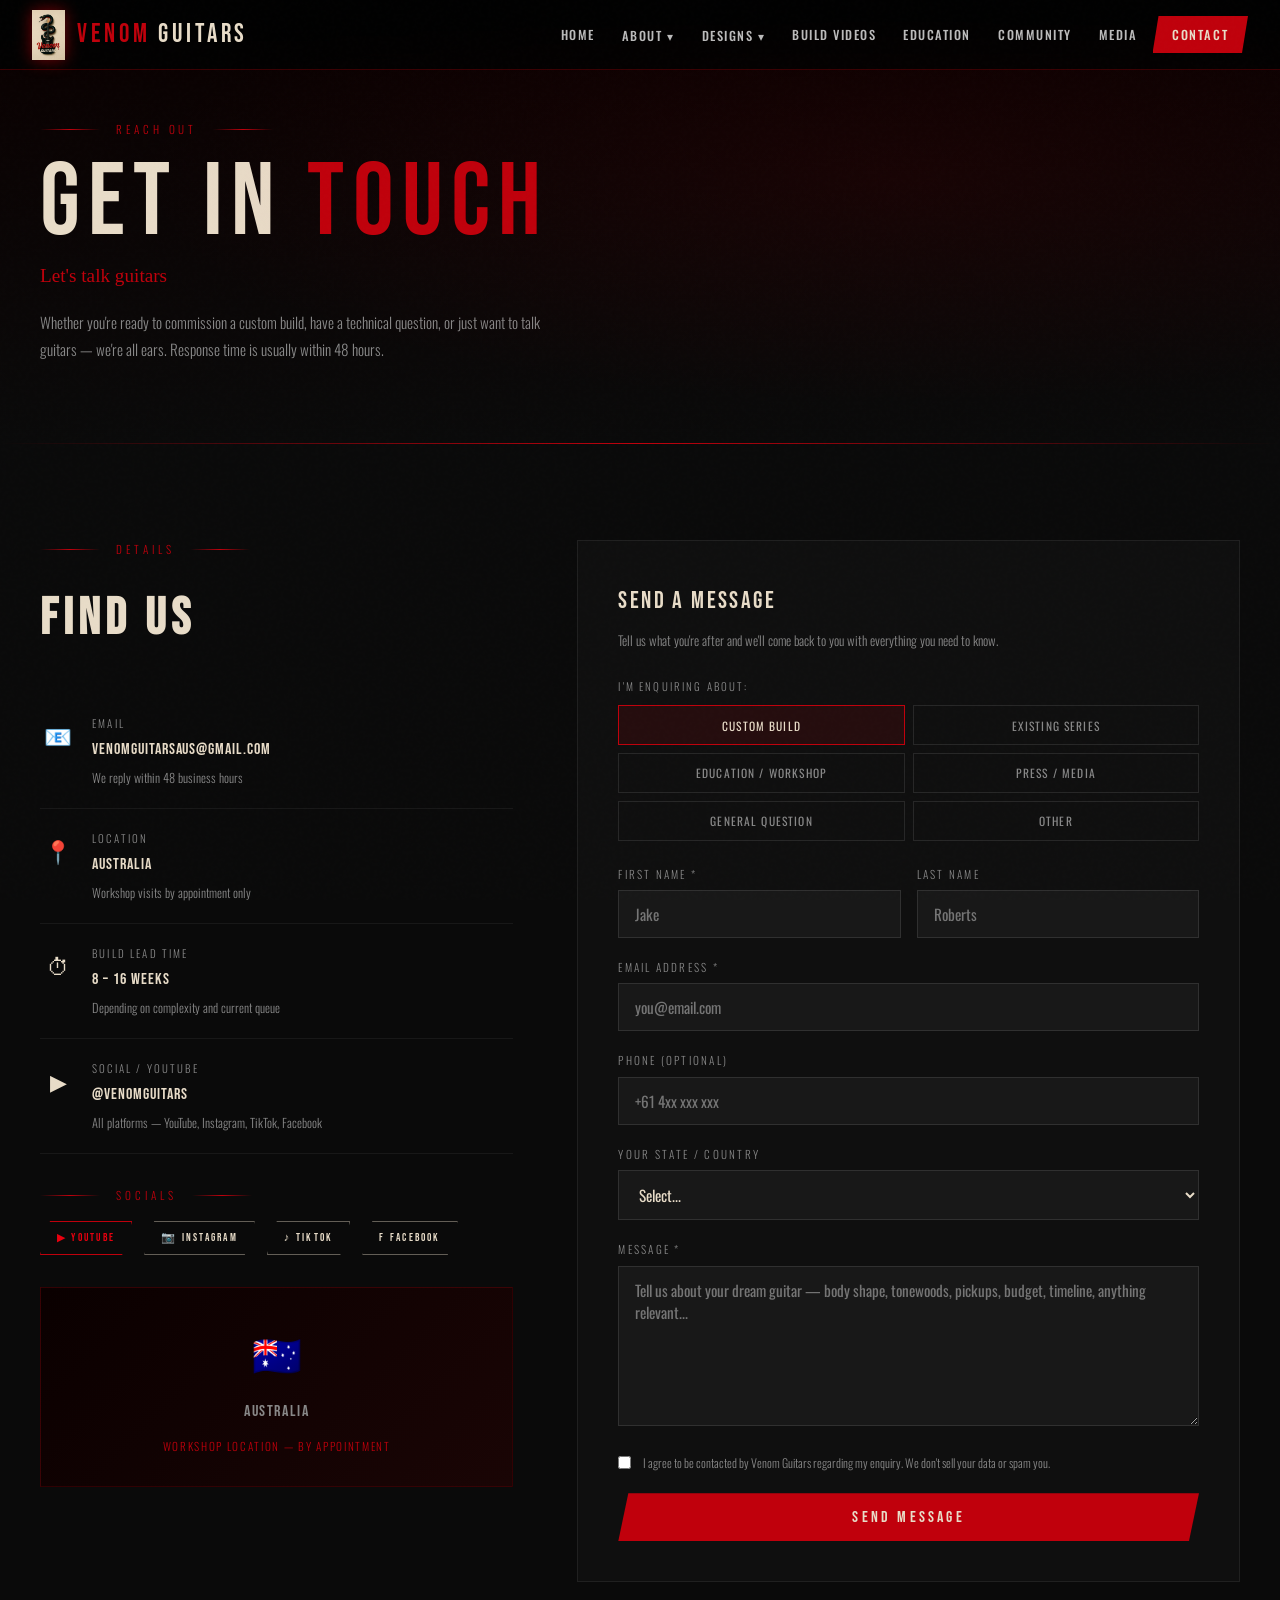
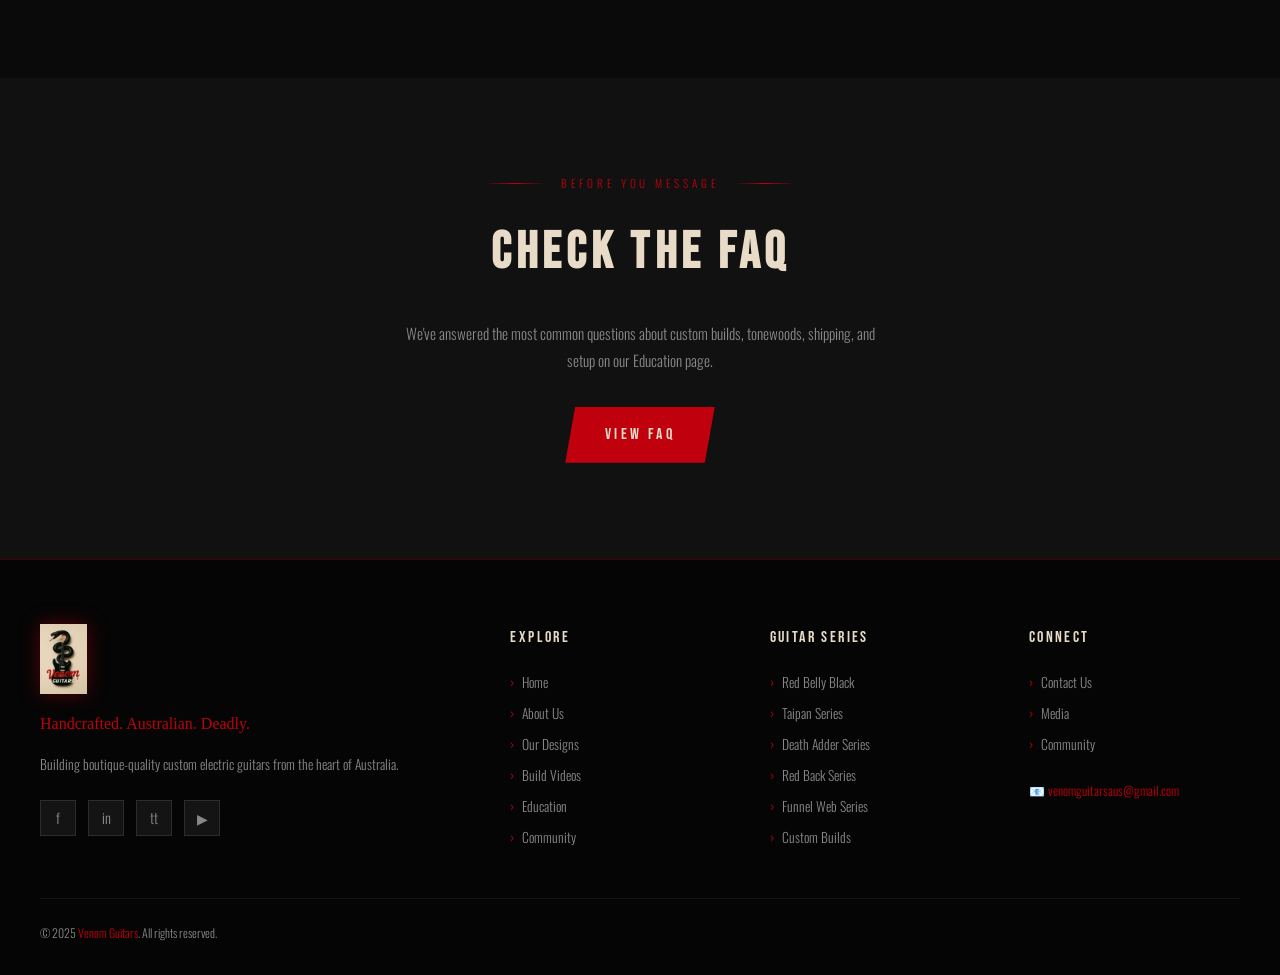
<file: contact.html>
<!DOCTYPE html>
<html lang="en">
<head>
  <meta charset="UTF-8">
  <meta name="viewport" content="width=device-width, initial-scale=1.0">
  <title>Contact — Venom Guitars</title>
  <link rel="stylesheet" href="css/style.css">
  <link rel="icon" href="images/logo.png" type="image/png">
  <style>
    .contact-grid {
      display: grid;
      grid-template-columns: 1fr 1.4fr;
      gap: 4rem;
      align-items: start;
    }
    @media (max-width:800px) { .contact-grid { grid-template-columns:1fr; gap:2.5rem; } }

    .contact-info-item {
      display: flex;
      gap: 1rem;
      align-items: flex-start;
      padding: 1.25rem 0;
      border-bottom: 1px solid rgba(255,255,255,0.06);
    }
    .contact-info-item:last-child { border-bottom: none; }
    .contact-info-icon { font-size:1.4rem; flex-shrink:0; width:36px; text-align:center; margin-top:2px; }
    .contact-info-label { font-size:0.68rem; letter-spacing:0.2em; text-transform:uppercase; color:var(--grey); margin-bottom:0.25rem; }
    .contact-info-value { font-family:var(--font-display); letter-spacing:0.06em; color:var(--cream); font-size:1rem; }
    .contact-info-sub { font-size:0.78rem; color:var(--grey); margin-top:0.2rem; }

    .form-row { display:grid; grid-template-columns:1fr 1fr; gap:1rem; }
    @media (max-width:600px) { .form-row { grid-template-columns:1fr; } }

    .contact-form-wrap {
      background: rgba(255,255,255,0.02);
      border: 1px solid rgba(255,255,255,0.07);
      padding: 2.5rem;
    }
    .form-success {
      text-align: center;
      padding: 3rem 2rem;
      display: none;
    }
    .form-success-icon { font-size: 4rem; margin-bottom: 1rem; }
    .form-success-title { font-family:var(--font-display); font-size:2rem; letter-spacing:0.08em; color:var(--cream); margin-bottom:0.5rem; }

    .enquiry-type {
      display: grid;
      grid-template-columns: repeat(2, 1fr);
      gap: 0.5rem;
      margin-bottom: 1.5rem;
    }
    .enquiry-btn {
      padding: 0.65rem 0.75rem;
      border: 1px solid rgba(255,255,255,0.1);
      background: transparent;
      color: var(--grey);
      font-family: var(--font-body);
      font-size: 0.72rem;
      letter-spacing: 0.1em;
      text-transform: uppercase;
      cursor: pointer;
      transition: all 0.2s;
      text-align: center;
    }
    .enquiry-btn:hover, .enquiry-btn.active {
      border-color: var(--red);
      color: var(--cream);
      background: rgba(192,0,12,0.12);
    }

    .map-placeholder {
      height: 200px;
      background: linear-gradient(135deg, #0a0000, #1a0505);
      border: 1px solid rgba(192,0,12,0.2);
      display: flex;
      flex-direction: column;
      align-items: center;
      justify-content: center;
      gap: 0.75rem;
      margin-top: 2rem;
    }
  </style>
</head>
<body>

<nav class="nav" id="main-nav">
  <a href="index.html" class="nav-logo">
    <img src="images/logo.png" alt="Venom Guitars">
    <div class="nav-logo-text"><span>VENOM</span> GUITARS</div>
  </a>
  <div class="nav-links">
    <a href="index.html">Home</a>
    <div class="nav-dropdown"><a href="about.html">About ▾</a>
      <div class="nav-dropdown-menu"><a href="about.html">Our Story</a><a href="about.html#purpose">Our Purpose</a><a href="about.html#team">Our Team</a></div>
    </div>
    <div class="nav-dropdown"><a href="designs.html">Designs ▾</a>
      <div class="nav-dropdown-menu"><a href="designs.html">All Models</a><a href="designs.html#red-belly">Red Belly Black</a><a href="designs.html#taipan">Taipan Series</a><a href="designs.html#death-adder">Death Adder Series</a><a href="designs.html#red-back">Red Back Series</a><a href="designs.html#funnel-web">Funnel Web Series</a><a href="designs.html#custom">Custom Builds</a></div>
    </div>
    <a href="builds.html">Build Videos</a>
    <a href="education.html">Education</a>
    <a href="community.html">Community</a>
    <a href="media.html">Media</a>
    <a href="contact.html" class="active btn-cta nav-cta">Contact</a>
  </div>
  <div class="nav-hamburger" id="hamburger"><span></span><span></span><span></span></div>
</nav>
<div class="nav-mobile" id="mobile-menu">
  <a href="index.html">Home</a><a href="about.html">About Us</a>
  <a href="designs.html">Our Designs</a><a href="builds.html">Build Videos</a>
  <a href="education.html">Education</a><a href="community.html">Community</a>
  <a href="media.html">Media</a><a href="contact.html" class="active">Contact Us</a>
</div>

<div class="page-hero">
  <div style="position:absolute;inset:0;background:radial-gradient(ellipse at 70% 40%,rgba(192,0,12,0.08),transparent 60%);pointer-events:none;"></div>
  <div class="container">
    <div data-cms="s1.k1" class="section-label">Reach Out</div>
    <div data-cms="s2.k1" class="page-hero-title">Get In <span style="color:var(--red);">Touch</span></div>
    <div data-cms="s3.k1" class="page-hero-sub">Let's talk guitars</div>
    <p data-cms="s3.k2" style="max-width:520px;margin-top:1rem;color:var(--grey);">Whether you're ready to commission a custom build, have a technical question, or just want to talk guitars — we're all ears. Response time is usually within 48 hours.</p>
  </div>
</div>

<section class="section section-darker">
  <div class="container">
    <div class="contact-grid">

      <!-- LEFT: Info -->
      <div>
        <div data-cms="s4.k1" class="section-label">Details</div>
        <h2 data-cms="s4.k2" class="display-md mb-4">Find Us</h2>

        <div class="contact-info-item">
          <div class="contact-info-icon">📧</div>
          <div>
            <div data-cms="s4.k3" class="contact-info-label">Email</div>
            <div class="contact-info-value"><a data-site-mail href="mailto:venomguitarsaus@gmail.com" style="color:var(--cream);transition:color 0.2s;" onmouseover="this.style.color='var(--red)'" onmouseout="this.style.color='var(--cream)'">venomguitarsaus@gmail.com</a></div>
            <div data-cms="s4.k4" class="contact-info-sub">We reply within 48 business hours</div>
          </div>
        </div>

        <div class="contact-info-item">
          <div class="contact-info-icon">📍</div>
          <div>
            <div data-cms="s4.k5" class="contact-info-label">Location</div>
            <div data-cms="s4.k6" class="contact-info-value">Australia</div>
            <div data-cms="s4.k7" class="contact-info-sub">Workshop visits by appointment only</div>
          </div>
        </div>

        <div class="contact-info-item">
          <div class="contact-info-icon">⏱</div>
          <div>
            <div data-cms="s4.k8" class="contact-info-label">Build Lead Time</div>
            <div data-cms="s4.k9" class="contact-info-value">8 – 16 Weeks</div>
            <div data-cms="s4.k10" class="contact-info-sub">Depending on complexity and current queue</div>
          </div>
        </div>

        <div class="contact-info-item">
          <div class="contact-info-icon">▶</div>
          <div>
            <div data-cms="s4.k11" class="contact-info-label">Social / YouTube</div>
            <div data-cms="s4.k12" class="contact-info-value">@venomguitars</div>
            <div data-cms="s4.k13" class="contact-info-sub">All platforms — YouTube, Instagram, TikTok, Facebook</div>
          </div>
        </div>

        <div style="margin-top:2rem;">
          <div data-cms="s4.k14" class="section-label" style="margin-bottom:1rem;">Socials</div>
          <div style="display:flex;gap:0.75rem;flex-wrap:wrap;">
            <a data-cms="s4.k15" href="https://www.youtube.com/@venomguitars" target="_blank" class="btn btn-red-outline" style="font-size:0.7rem;padding:0.4rem 1rem;">▶ YouTube</a>
            <a data-cms="s4.k16" href="https://www.instagram.com/venomguitars" target="_blank" class="btn btn-outline" style="font-size:0.7rem;padding:0.4rem 1rem;">📷 Instagram</a>
            <a data-cms="s4.k17" href="https://www.tiktok.com/@venomguitars" target="_blank" class="btn btn-outline" style="font-size:0.7rem;padding:0.4rem 1rem;">♪ TikTok</a>
            <a data-cms="s4.k18" href="https://www.facebook.com/venomguitars" target="_blank" class="btn btn-outline" style="font-size:0.7rem;padding:0.4rem 1rem;">f Facebook</a>
          </div>
        </div>

        <div class="map-placeholder">
          <div style="font-size:2.5rem;">🇦🇺</div>
          <div data-cms="s4.k19" style="font-family:var(--font-display);letter-spacing:0.1em;color:var(--grey);">Australia</div>
          <div data-cms="s4.k20" style="font-size:0.7rem;letter-spacing:0.15em;text-transform:uppercase;color:var(--red);">Workshop Location — By Appointment</div>
        </div>
      </div>

      <!-- RIGHT: Form -->
      <div>
        <div class="contact-form-wrap">
          <div data-cms="s4.k21" style="font-family:var(--font-display);font-size:1.5rem;letter-spacing:0.1em;color:var(--cream);margin-bottom:0.5rem;">Send a Message</div>
          <p data-cms="s4.k22" style="font-size:0.82rem;color:var(--grey);margin-bottom:1.5rem;">Tell us what you're after and we'll come back to you with everything you need to know.</p>

          <!-- Enquiry type buttons -->
          <div data-cms="s4.k23" style="font-size:0.68rem;letter-spacing:0.2em;text-transform:uppercase;color:var(--grey);margin-bottom:0.6rem;">I'm enquiring about:</div>
          <div class="enquiry-type">
            <button class="enquiry-btn active" onclick="selectEnquiry(this)">Custom Build</button>
            <button class="enquiry-btn" onclick="selectEnquiry(this)">Existing Series</button>
            <button class="enquiry-btn" onclick="selectEnquiry(this)">Education / Workshop</button>
            <button class="enquiry-btn" onclick="selectEnquiry(this)">Press / Media</button>
            <button class="enquiry-btn" onclick="selectEnquiry(this)">General Question</button>
            <button class="enquiry-btn" onclick="selectEnquiry(this)">Other</button>
          </div>

          <form id="contact-form">
            <input type="text" name="_gotcha" tabindex="-1" autocomplete="off" style="position:absolute;left:-9999px;" aria-hidden="true">
            <div class="form-row">
              <div class="form-group">
                <label class="form-label">First Name *</label>
                <input type="text" class="form-input" name="first_name" placeholder="Jake" required>
              </div>
              <div class="form-group">
                <label class="form-label">Last Name</label>
                <input type="text" class="form-input" name="last_name" placeholder="Roberts">
              </div>
            </div>
            <div class="form-group">
              <label class="form-label">Email Address *</label>
              <input type="email" class="form-input" name="email" placeholder="you@email.com" required>
            </div>
            <div class="form-group">
              <label class="form-label">Phone (optional)</label>
              <input type="tel" class="form-input" name="phone" placeholder="+61 4xx xxx xxx">
            </div>
            <div class="form-group">
              <label class="form-label">Your State / Country</label>
              <select class="form-select form-input" name="state_country">
                <option value="">Select...</option>
                <option>NSW</option><option>VIC</option><option>QLD</option>
                <option>WA</option><option>SA</option><option>TAS</option>
                <option>ACT</option><option>NT</option>
                <option>International</option>
              </select>
            </div>
            <div class="form-group">
              <label class="form-label">Message *</label>
              <textarea class="form-textarea form-input" name="message" placeholder="Tell us about your dream guitar — body shape, tonewoods, pickups, budget, timeline, anything relevant..." required style="min-height:160px;"></textarea>
            </div>
            <div class="form-group" style="display:flex;align-items:flex-start;gap:0.75rem;">
              <input type="checkbox" id="consent" name="consent" value="yes" style="margin-top:3px;accent-color:var(--red);" required>
              <label for="consent" style="font-size:0.75rem;color:var(--grey);cursor:pointer;">I agree to be contacted by Venom Guitars regarding my enquiry. We don't sell your data or spam you.</label>
            </div>
            <div id="form-error" style="display:none;margin-bottom:1rem;font-size:0.85rem;color:var(--red);">Sorry — that didn't send. Please try again or email us directly at venomguitarsaus@gmail.com.</div>
            <button type="submit" class="btn btn-primary" style="width:100%;">Send Message</button>
          </form>
          <div class="form-success" id="form-success">
            <div class="form-success-icon">🐍</div>
            <div data-cms="s4.k24" class="form-success-title">Message Sent!</div>
            <p data-cms="s4.k25" style="color:var(--grey);max-width:300px;margin:0 auto;">Cheers — we've received your message and will get back to you within 48 hours. Talk soon.</p>
          </div>
        </div>
      </div>
    </div>
  </div>
</section>

<!-- FAQ TEASER -->
<section class="section section-dark">
  <div class="container" style="text-align:center;">
    <div data-cms="s5.k1" class="section-label" style="justify-content:center;">Before You Message</div>
    <h2 data-cms="s5.k2" class="display-md mb-3">Check the FAQ</h2>
    <p data-cms="s5.k3" style="max-width:480px;margin:0 auto 2rem;color:var(--grey);">We've answered the most common questions about custom builds, tonewoods, shipping, and setup on our Education page.</p>
    <a data-cms="s5.k4" href="education.html#faq" class="btn btn-primary">View FAQ</a>
  </div>
</section>

<footer class="footer">
  <div class="footer-grid">
    <div>
      <img src="images/logo.png" alt="Venom Guitars" class="footer-brand-logo">
      <div data-site="tagline" class="footer-tagline">Handcrafted. Australian. Deadly.</div>
      <p data-site="footer_desc" class="footer-desc">Building boutique-quality custom electric guitars from the heart of Australia.</p>
      <div class="footer-social">
        <a data-site-href="facebook" href="https://www.facebook.com/venomguitars">f</a><a data-site-href="instagram" href="https://www.instagram.com/venomguitars">in</a>
        <a data-site-href="tiktok" href="https://www.tiktok.com/@venomguitars">tt</a><a data-site-href="youtube" href="https://www.youtube.com/@venomguitars">▶</a>
      </div>
    </div>
    <div>
      <div class="footer-heading">Explore</div>
      <div class="footer-links">
        <a href="index.html">Home</a><a href="about.html">About Us</a>
        <a href="designs.html">Our Designs</a><a href="builds.html">Build Videos</a>
        <a href="education.html">Education</a><a href="community.html">Community</a>
      </div>
    </div>
    <div>
      <div class="footer-heading">Guitar Series</div>
      <div class="footer-links">
        <a href="designs.html#red-belly">Red Belly Black</a>
        <a href="designs.html#taipan">Taipan Series</a>
        <a href="designs.html#death-adder">Death Adder Series</a>
        <a href="designs.html#red-back">Red Back Series</a>
        <a href="designs.html#funnel-web">Funnel Web Series</a>
        <a href="designs.html#custom">Custom Builds</a>
      </div>
    </div>
    <div>
      <div class="footer-heading">Connect</div>
      <div class="footer-links">
        <a href="contact.html">Contact Us</a><a href="media.html">Media</a>
        <a href="community.html">Community</a>
      </div>
      <div style="margin-top:1.5rem;font-size:0.8rem;color:var(--grey);">📧 <a data-site-mail href="mailto:venomguitarsaus@gmail.com" style="color:var(--red);">venomguitarsaus@gmail.com</a></div>
    </div>
  </div>
  <div class="footer-bottom">
    <div data-site="copyright">© 2025 <span class="footer-bottom-brand">Venom Guitars</span>. All rights reserved.</div>
  </div>
</footer>

<script src="js/main.js"></script>
<script src="js/forms.js"></script>
<script>
  function selectEnquiry(btn) {
    document.querySelectorAll('.enquiry-btn').forEach(b => b.classList.remove('active'));
    btn.classList.add('active');
  }
</script>
<script src="js/content.js" defer></script>
</body>
</html>
</file>
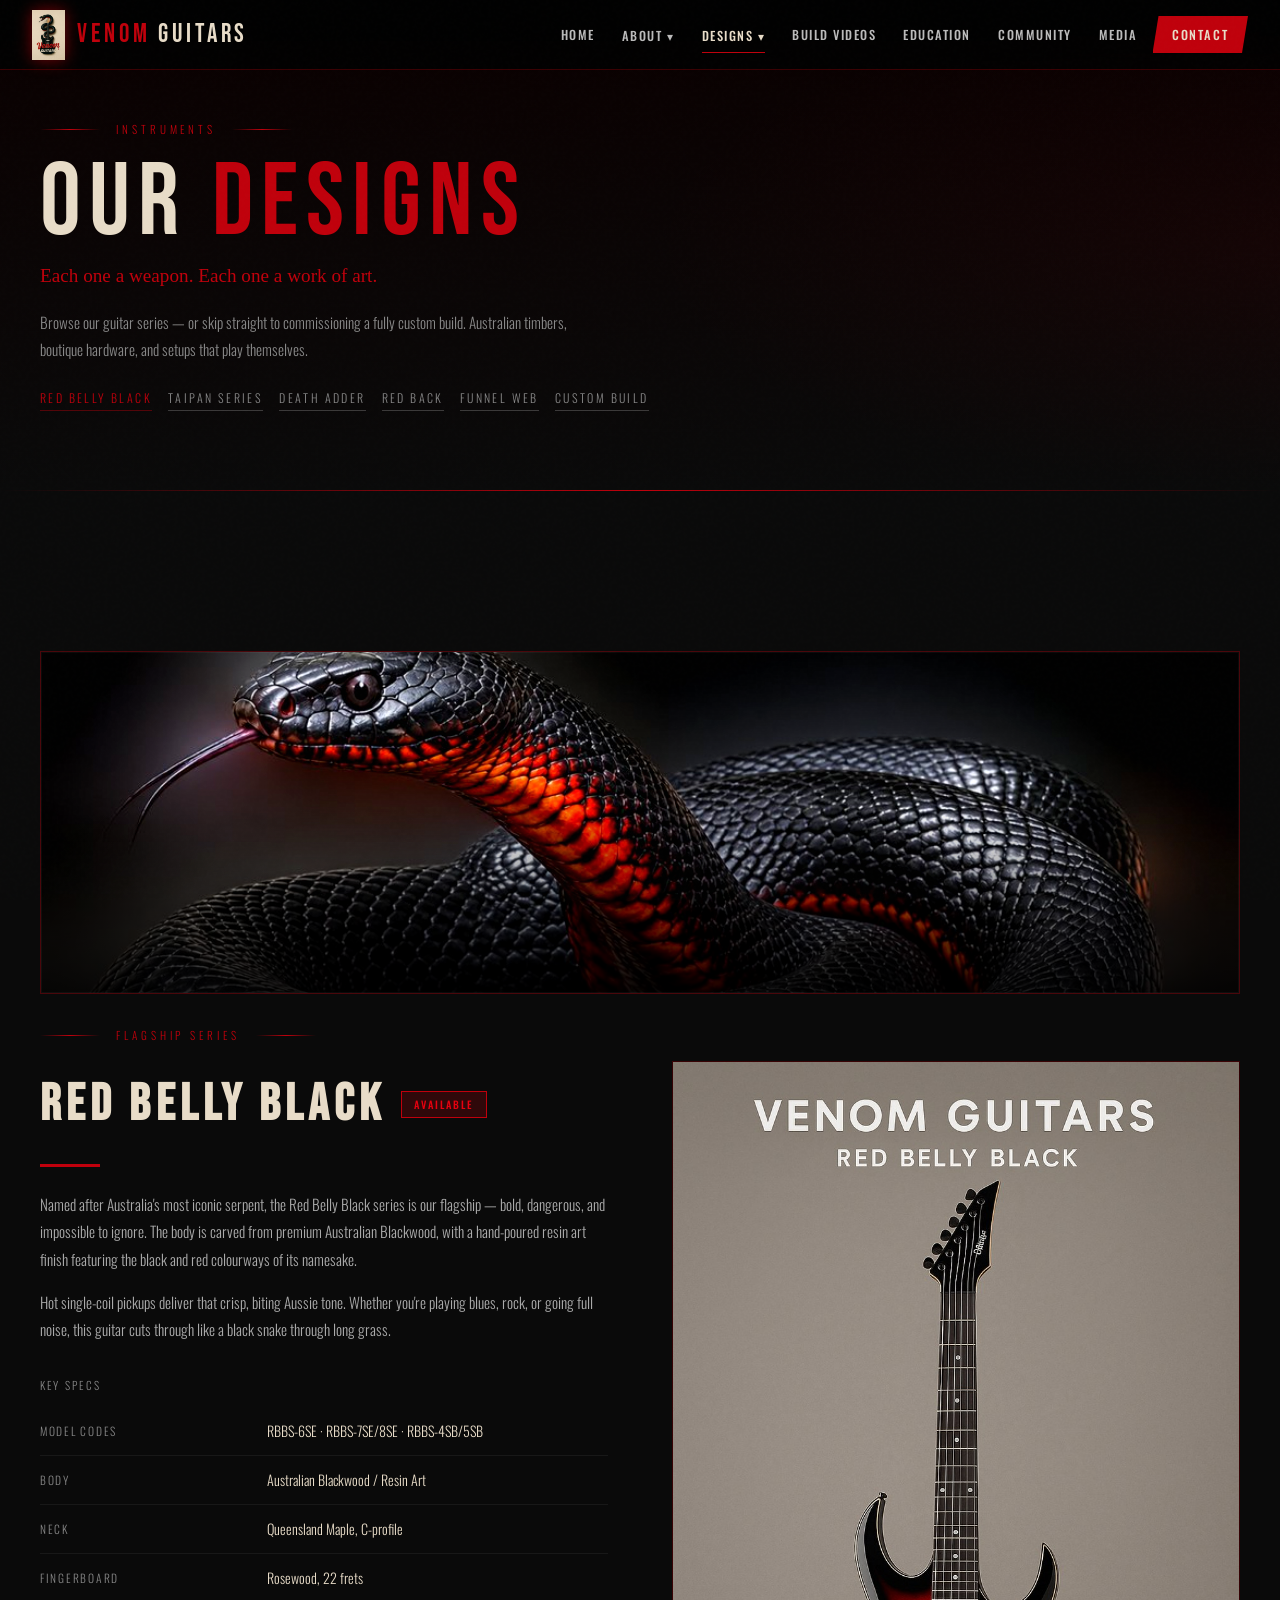
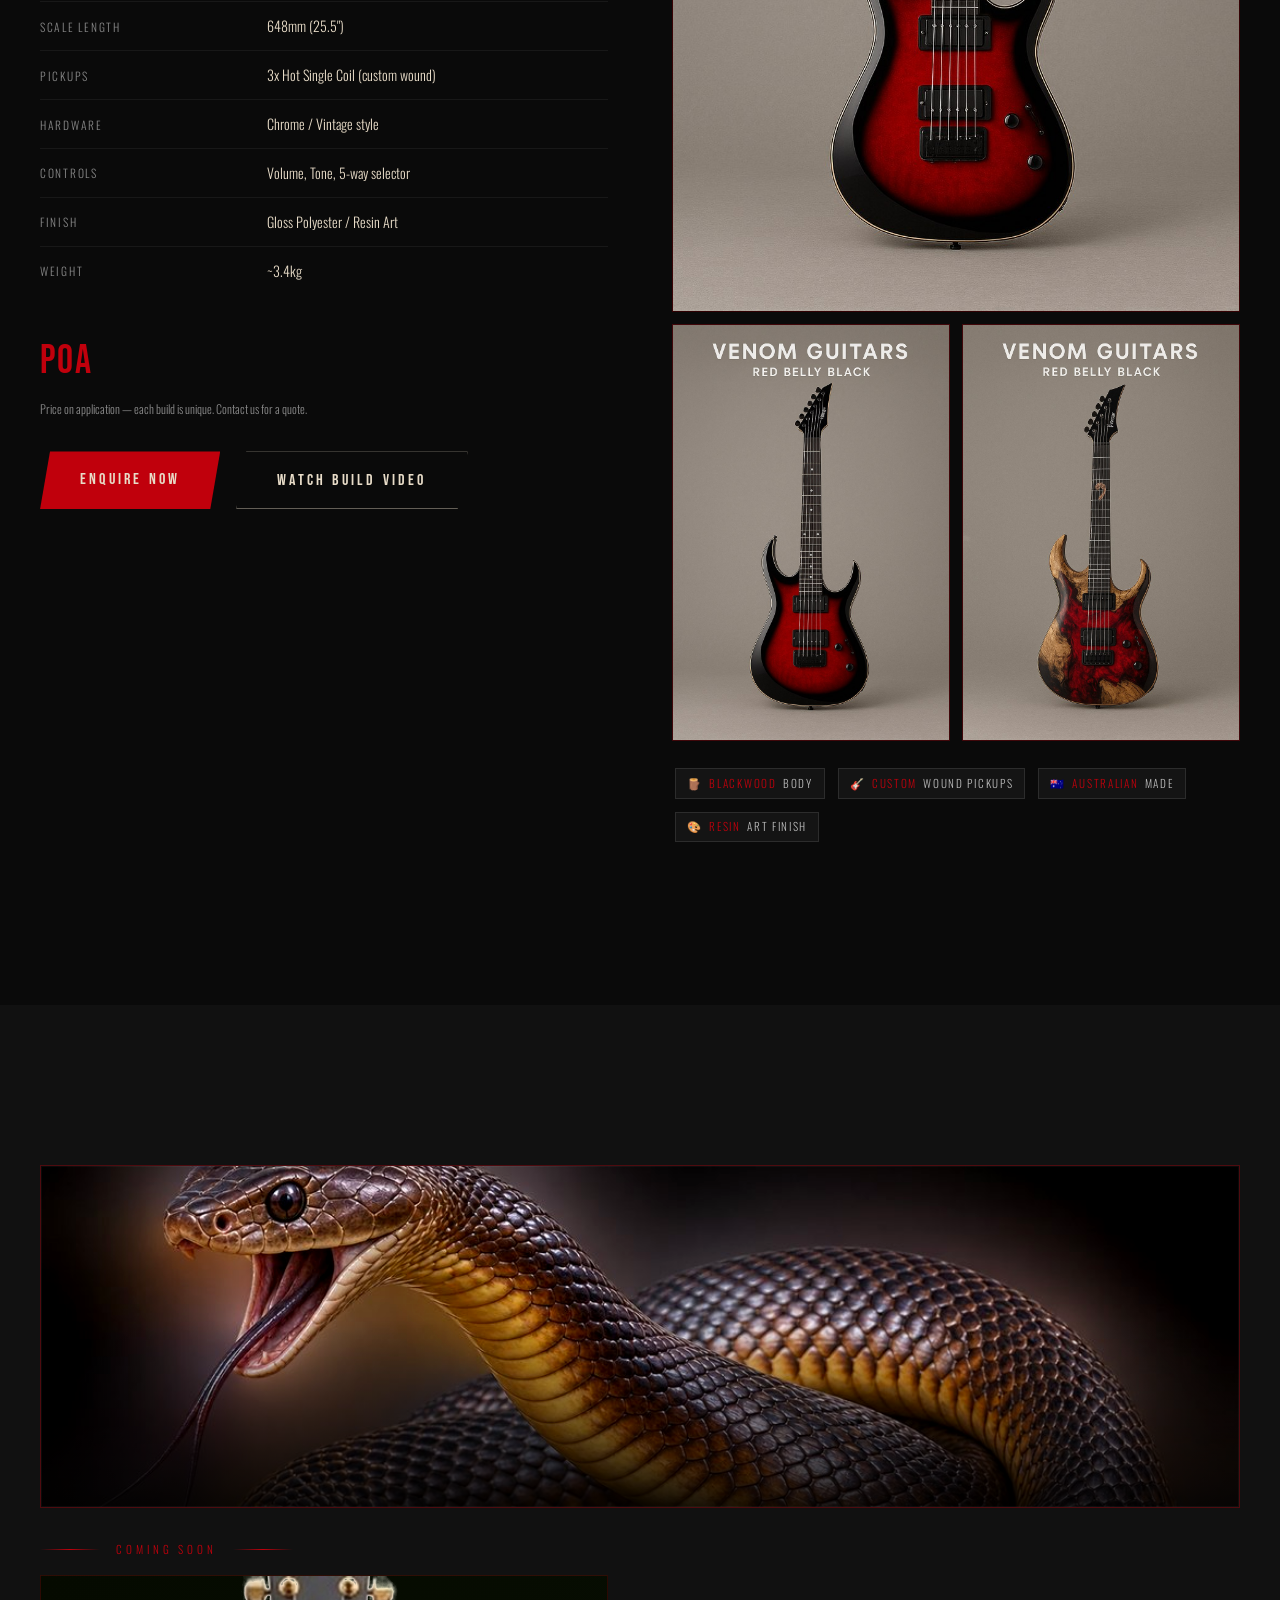
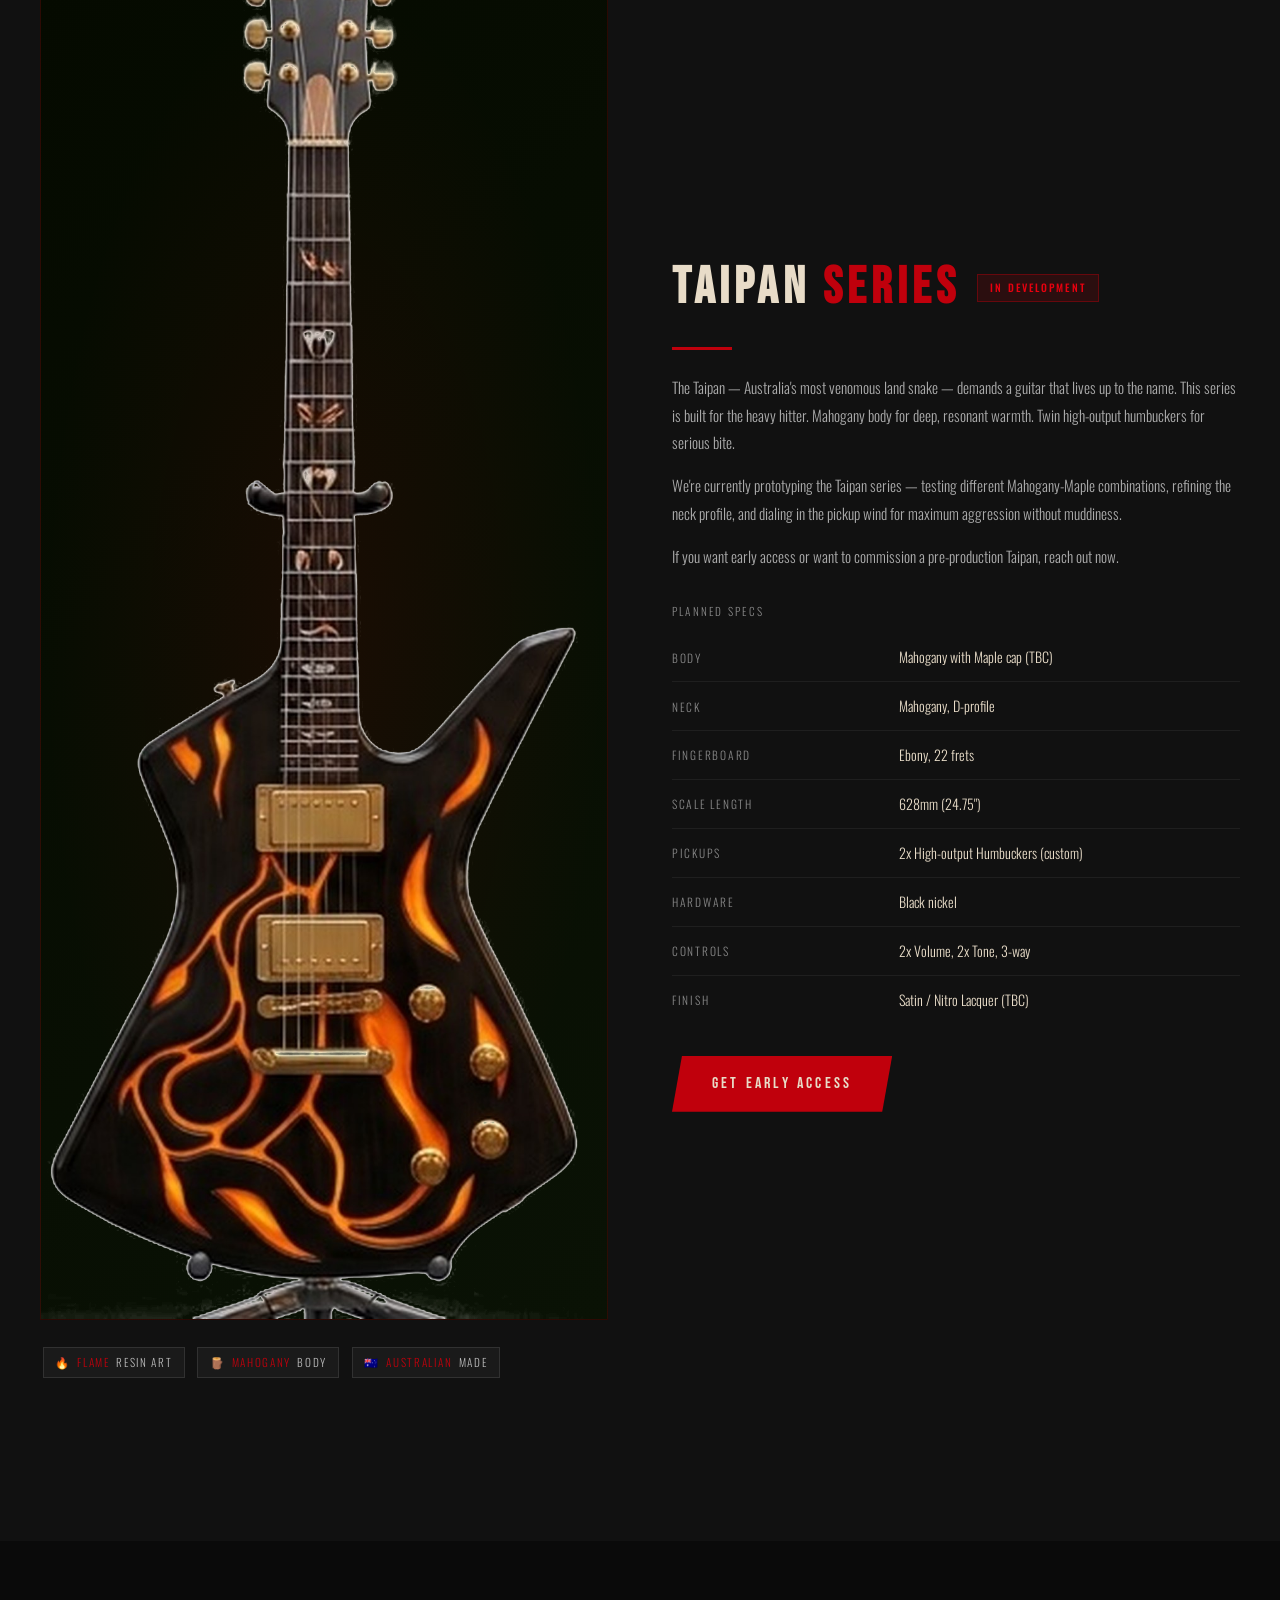
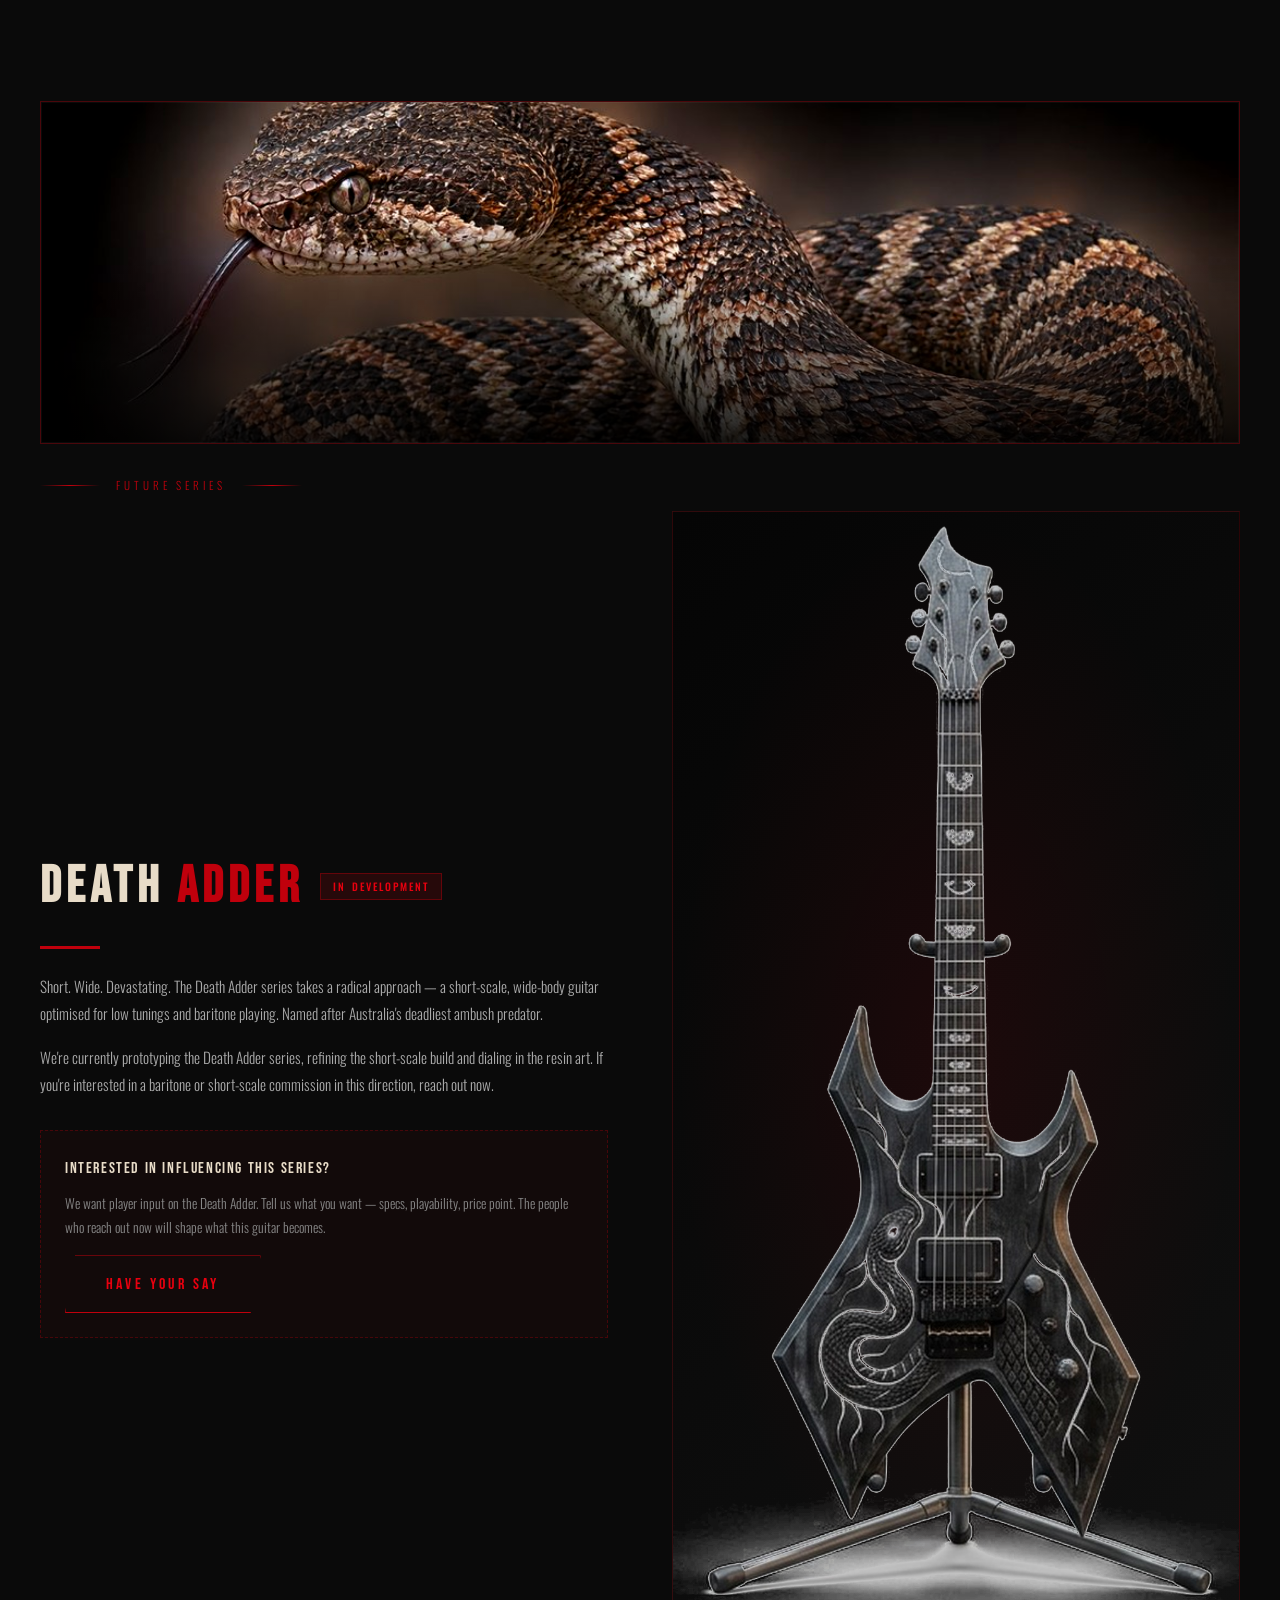
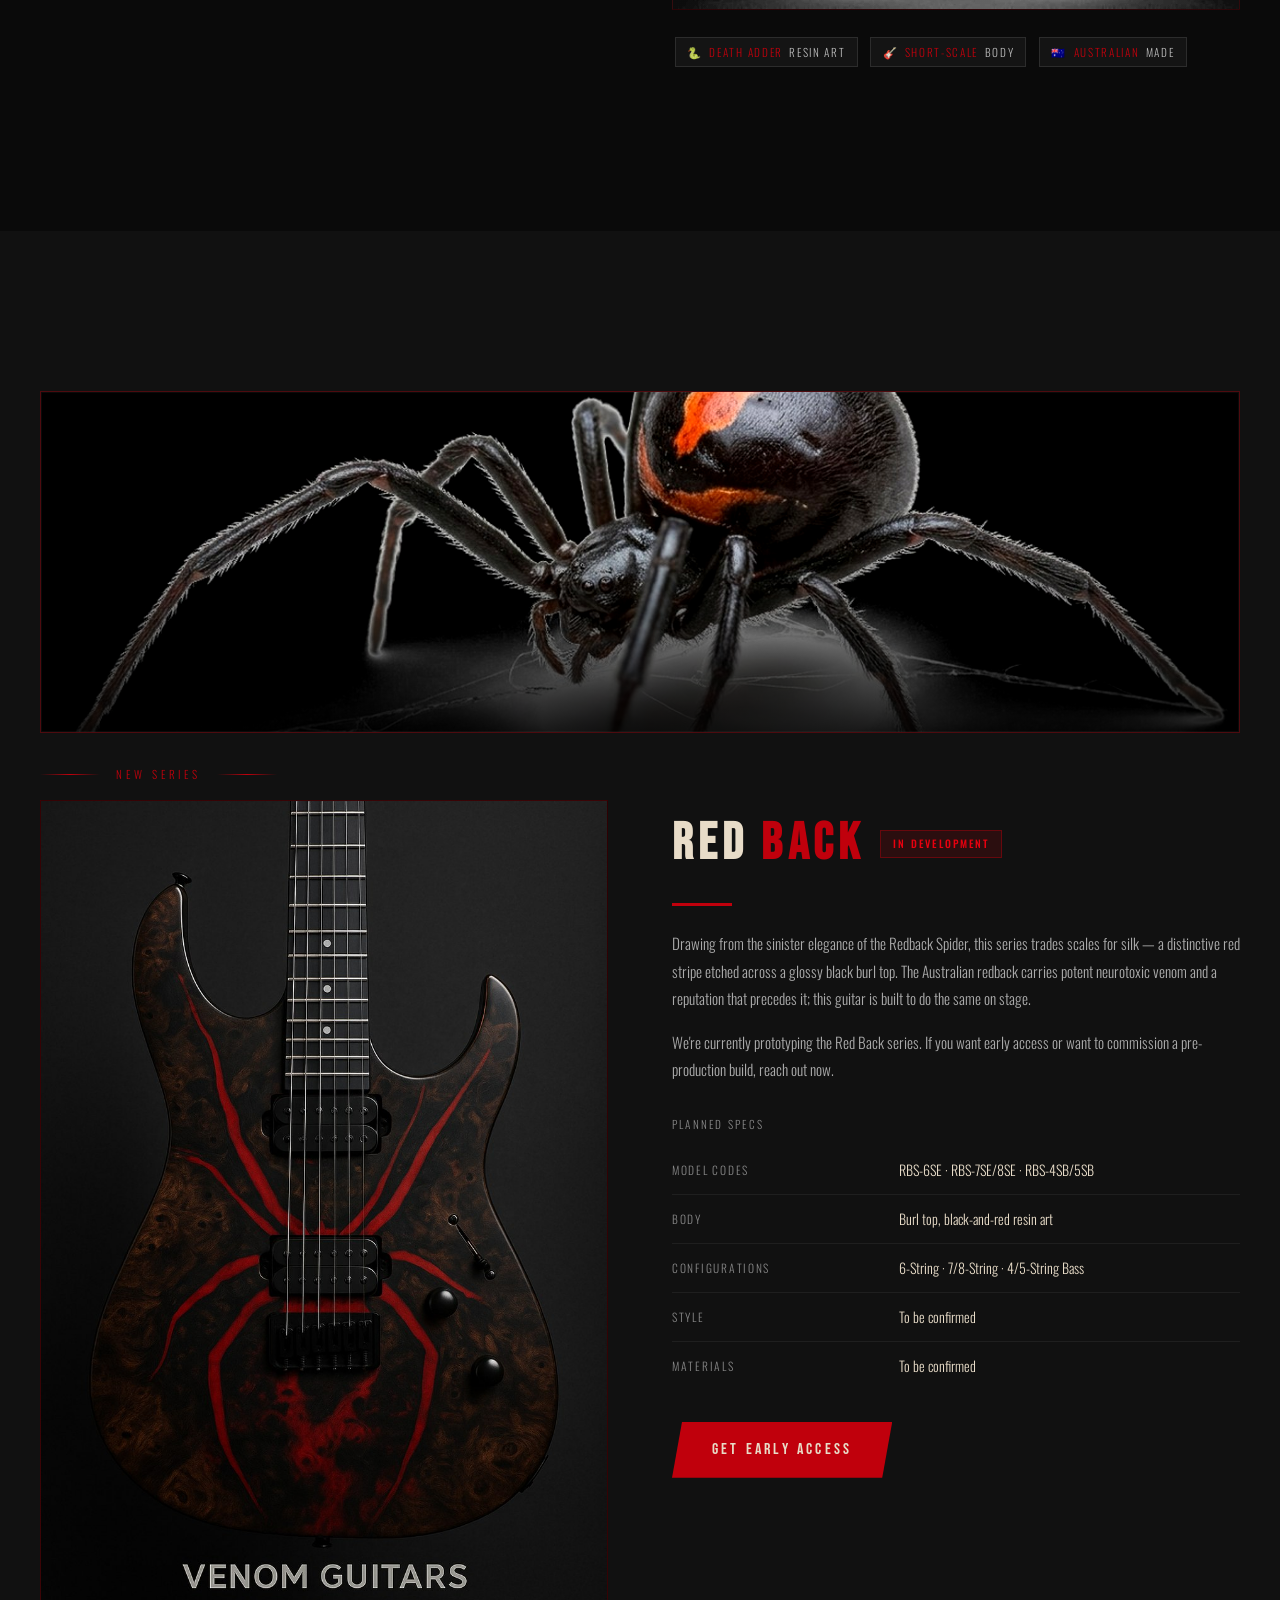
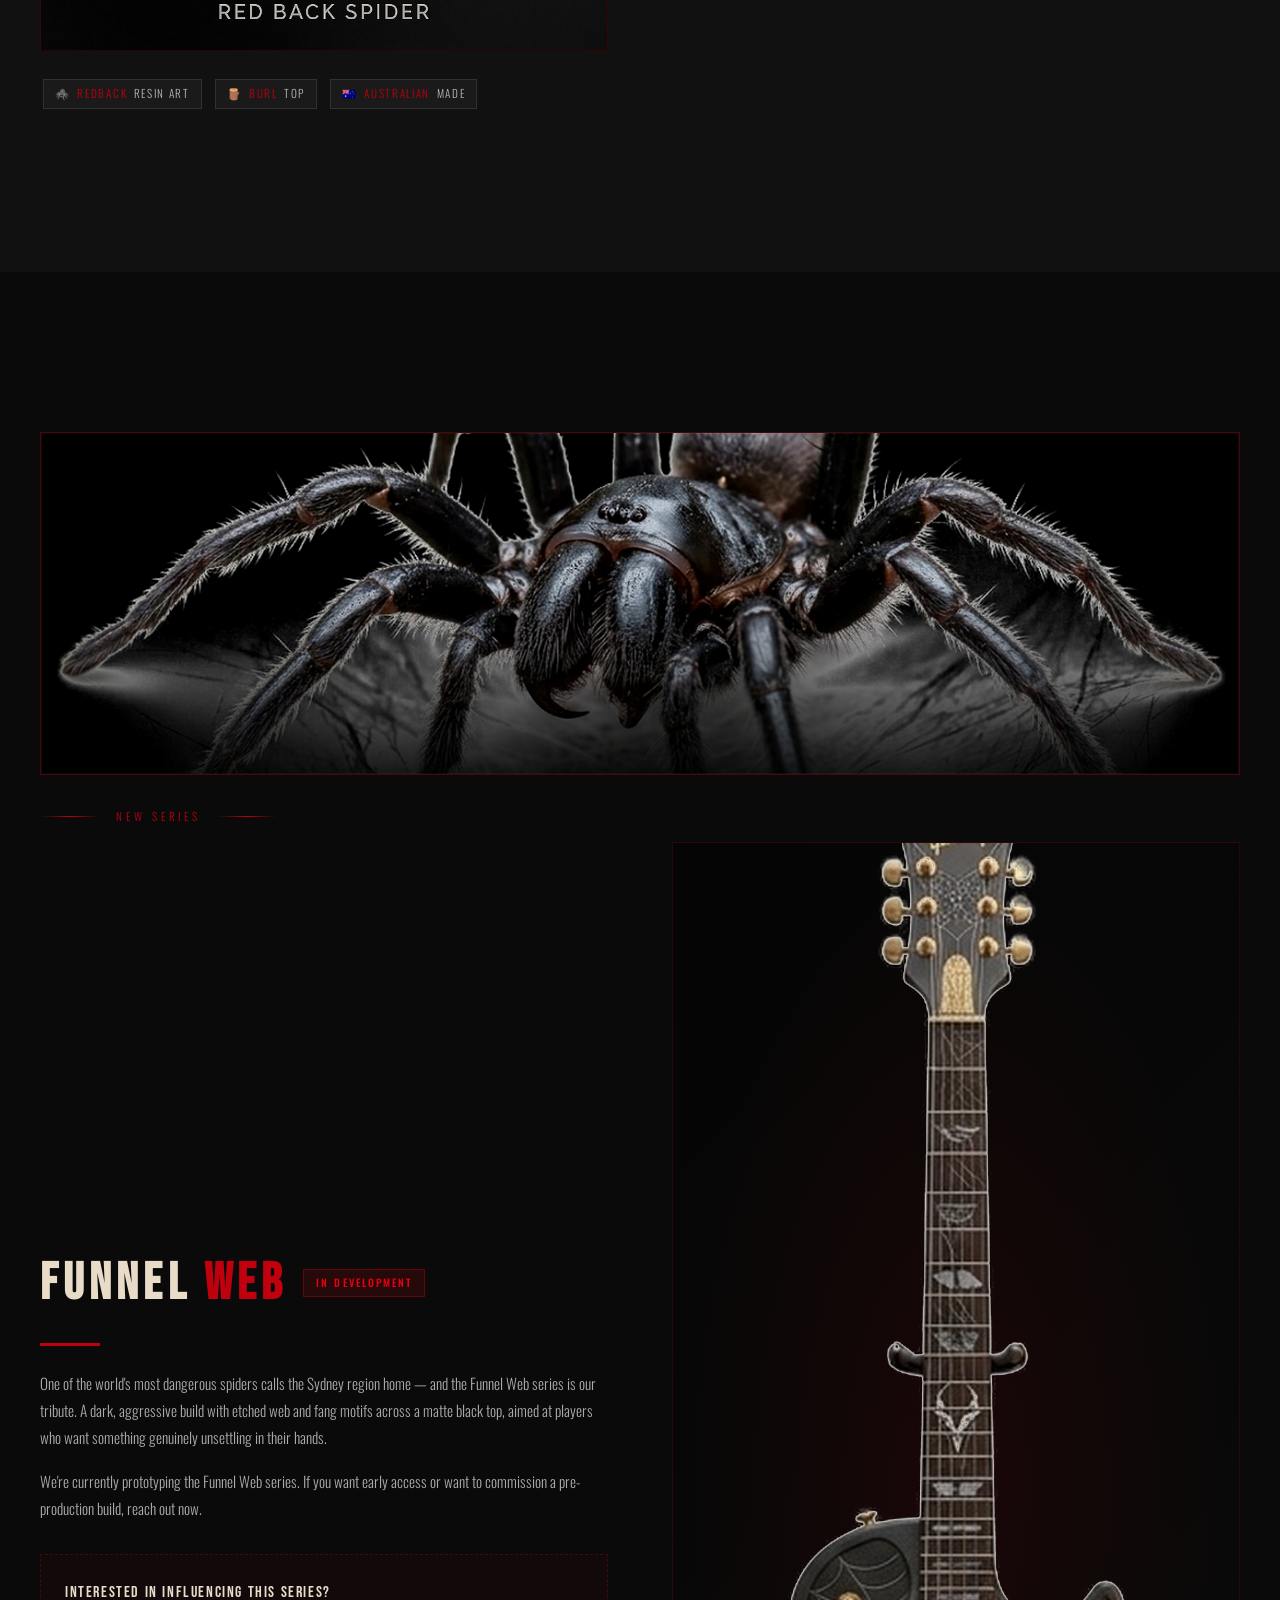
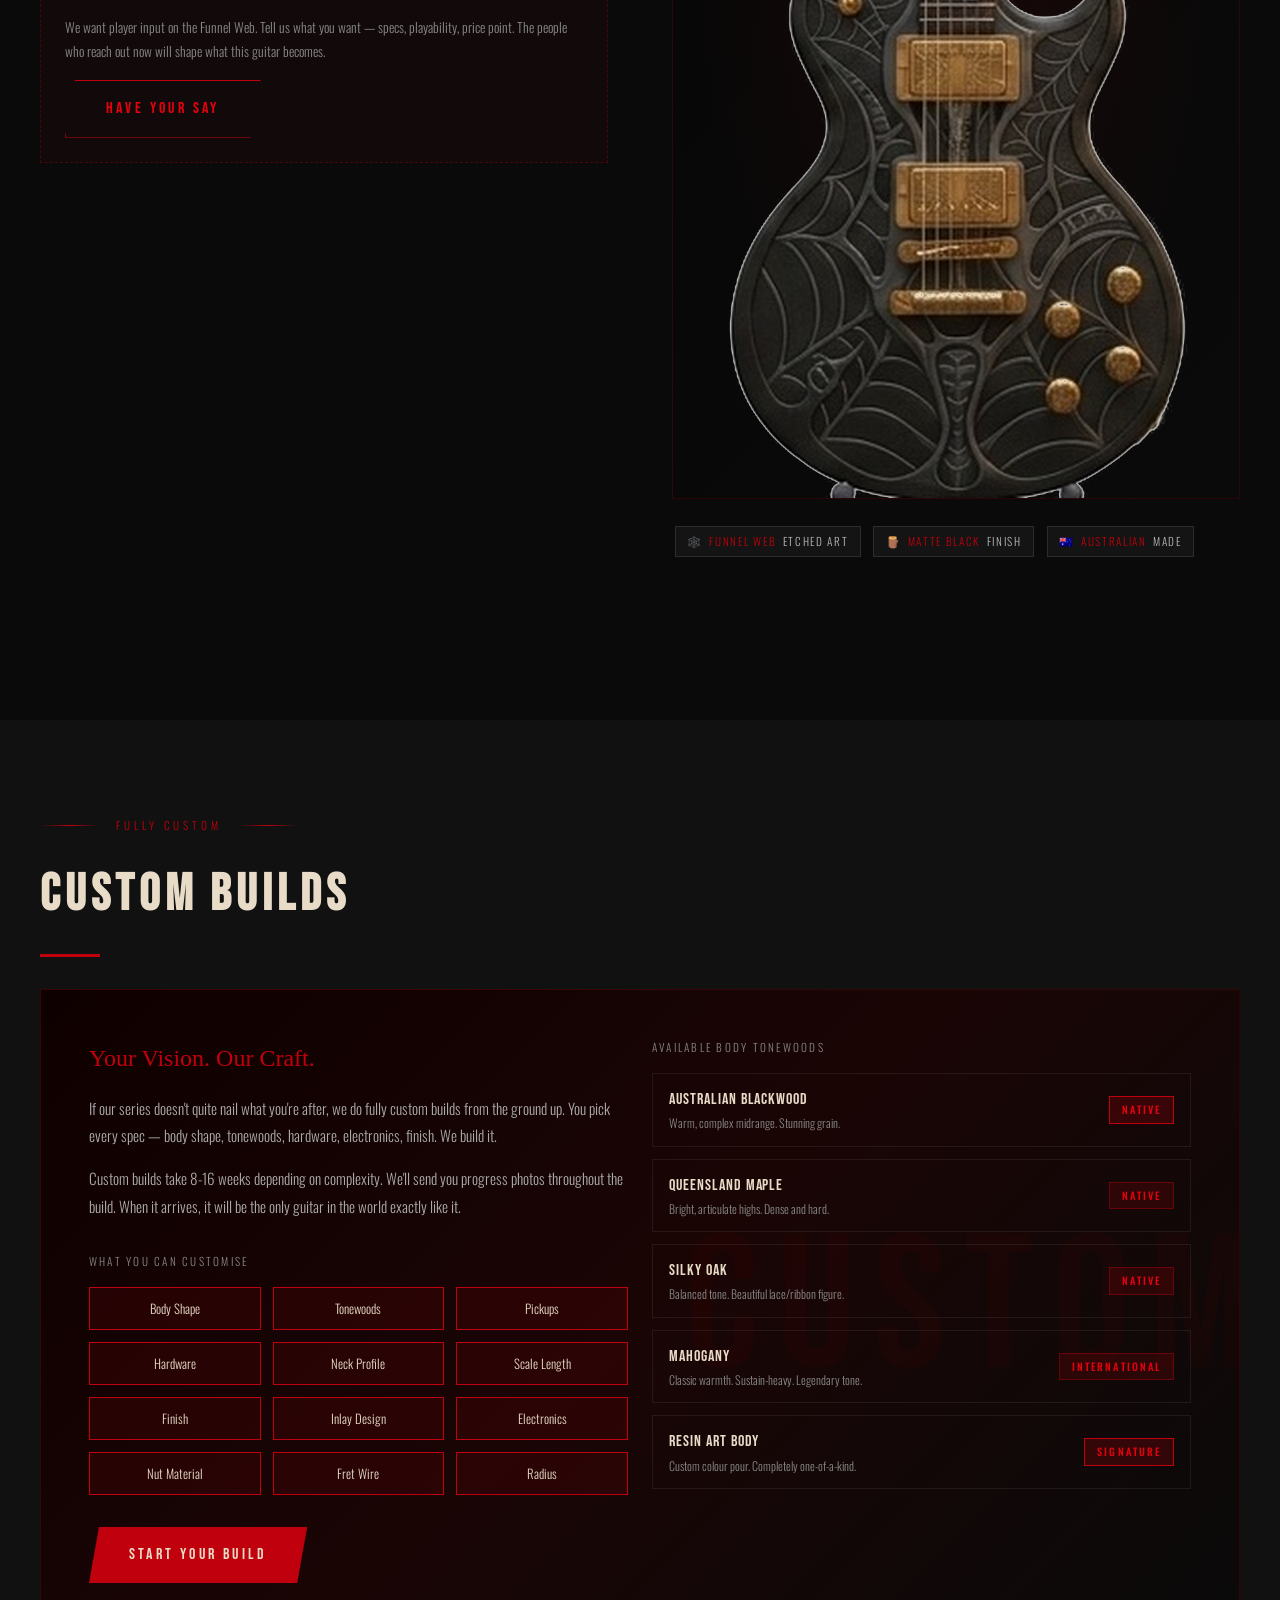
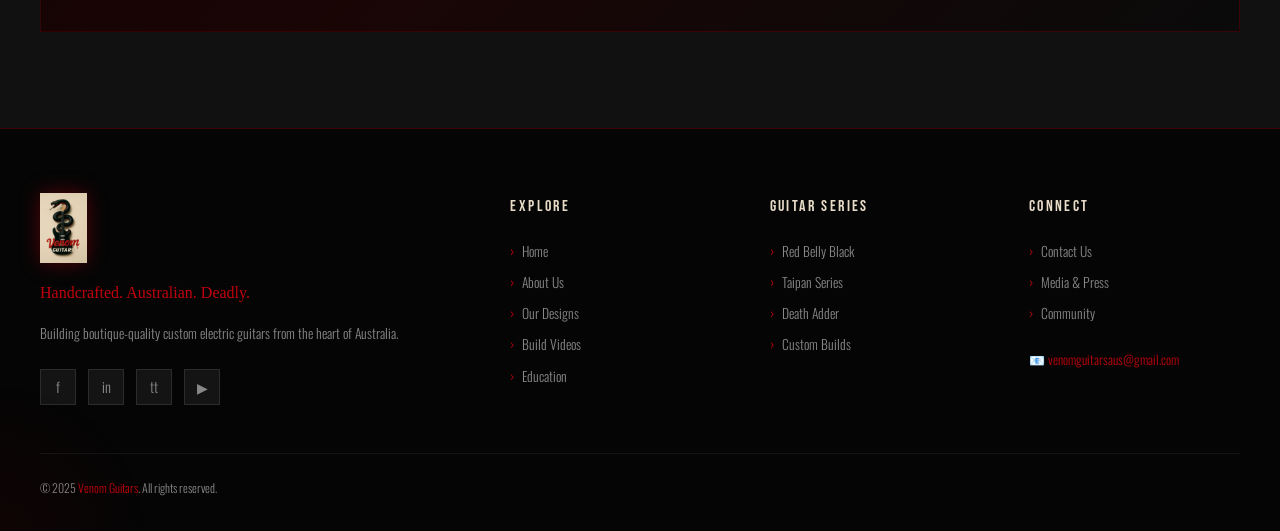
<file: designs.html>
<!DOCTYPE html>
<html lang="en">
<head>
  <meta charset="UTF-8">
  <meta name="viewport" content="width=device-width, initial-scale=1.0">
  <title>Our Designs — Venom Guitars</title>
  <meta name="description" content="Explore Venom Guitars' series — Red Belly Black, Taipan, and fully custom builds. Australian hardwoods, resin art bodies, deadly tone.">
  <link rel="stylesheet" href="css/style.css">
  <link rel="icon" href="images/logo.png" type="image/png">
  <style>
    .guitar-showcase {
      padding: 4rem 0;
      border-bottom: 1px solid rgba(255,255,255,0.05);
    }
    .guitar-showcase:last-child { border-bottom: none; }

    .series-photo-band {
      width: 100%;
      aspect-ratio: 21 / 6;
      overflow: hidden;
      position: relative;
      border: 1px solid rgba(192,0,12,0.35);
      margin-bottom: 2rem;
    }
    .series-photo-band img {
      width: 100%;
      height: 100%;
      object-fit: cover;
      display: block;
      filter: saturate(1.1) contrast(1.05);
    }
    .series-photo-band::after {
      content: '';
      position: absolute; inset: 0;
      background: linear-gradient(180deg, rgba(0,0,0,0) 45%, rgba(0,0,0,0.88) 100%);
      pointer-events: none;
    }
    .series-photo-band::before {
      content: '';
      position: absolute; inset: 0;
      box-shadow: inset 0 0 0 1px rgba(255,255,255,0.04);
      pointer-events: none;
      z-index: 2;
    }
    @media (max-width: 700px) {
      .series-photo-band { aspect-ratio: 16 / 9; }
    }

    .guitar-hero-card {
      background: var(--charcoal);
      border: 1px solid rgba(192,0,12,0.2);
      position: relative;
      overflow: hidden;
      min-height: 400px;
      display: flex;
      align-items: center;
      justify-content: center;
    }
    .guitar-hero-card::before {
      content: '';
      position: absolute;
      inset: 0;
      background: radial-gradient(ellipse at center, rgba(192,0,12,0.1), transparent 70%);
    }
    .guitar-svg-display {
      position: relative;
      z-index: 2;
      filter: drop-shadow(0 20px 40px rgba(192,0,12,0.3));
      animation: float 5s ease-in-out infinite;
    }

    .spec-badge {
      display: inline-flex;
      align-items: center;
      gap: 0.4rem;
      font-size: 0.7rem;
      letter-spacing: 0.15em;
      text-transform: uppercase;
      padding: 0.3rem 0.7rem;
      background: rgba(255,255,255,0.04);
      border: 1px solid rgba(255,255,255,0.1);
      color: var(--light-grey);
      margin: 0.2rem;
    }
    .spec-badge span { color: var(--red); }

    .option-grid {
      display: grid;
      grid-template-columns: repeat(auto-fill, minmax(140px, 1fr));
      gap: 0.75rem;
      margin: 1rem 0;
    }
    .option-chip {
      padding: 0.6rem 0.8rem;
      border: 1px solid rgba(255,255,255,0.08);
      background: rgba(255,255,255,0.03);
      font-size: 0.8rem;
      color: var(--grey);
      text-align: center;
      cursor: pointer;
      transition: all 0.2s;
    }
    .option-chip:hover, .option-chip.selected {
      border-color: var(--red);
      color: var(--cream);
      background: rgba(192,0,12,0.1);
    }

    .price-tag {
      font-family: var(--font-display);
      font-size: 2.5rem;
      color: var(--red);
      letter-spacing: 0.05em;
    }
    .price-note { font-size: 0.75rem; color: var(--grey); margin-top: 0.25rem; }

    /* Guitar builder section */
    .builder-section {
      background: linear-gradient(135deg, #0f0000, #1a0505, #0a0a0a);
      border: 1px solid rgba(192,0,12,0.2);
      padding: 3rem;
      position: relative;
      overflow: hidden;
    }
    .builder-section::after {
      content: 'CUSTOM';
      position: absolute;
      font-family: var(--font-display);
      font-size: 12rem;
      color: rgba(192,0,12,0.04);
      right: -2rem;
      top: 50%;
      transform: translateY(-50%);
      pointer-events: none;
      letter-spacing: 0.1em;
    }
  </style>
</head>
<body>

<!-- NAV -->
<nav class="nav" id="main-nav">
  <a href="index.html" class="nav-logo">
    <img src="images/logo.png" alt="Venom Guitars">
    <div class="nav-logo-text"><span>VENOM</span> GUITARS</div>
  </a>
  <div class="nav-links">
    <a href="index.html">Home</a>
    <div class="nav-dropdown">
      <a href="about.html">About ▾</a>
      <div class="nav-dropdown-menu">
        <a href="about.html">Our Story</a>
        <a href="about.html#purpose">Our Purpose</a>
        <a href="about.html#team">Our Team</a>
      </div>
    </div>
    <div class="nav-dropdown">
      <a href="designs.html" class="active">Designs ▾</a>
      <div class="nav-dropdown-menu">
        <a href="designs.html">All Models</a>
        <a href="designs.html#red-belly">Red Belly Black Series</a>
        <a href="designs.html#taipan">Taipan Series</a>
        <a href="designs.html#death-adder">Death Adder Series</a>
        <a href="designs.html#red-back">Red Back Series</a>
        <a href="designs.html#funnel-web">Funnel Web Series</a>
        <a href="designs.html#custom">Custom Builds</a>
      </div>
    </div>
    <a href="builds.html">Build Videos</a>
    <a href="education.html">Education</a>
    <a href="community.html">Community</a>
    <a href="media.html">Media</a>
    <a href="contact.html" class="btn-cta nav-cta">Contact</a>
  </div>
  <div class="nav-hamburger" id="hamburger">
    <span></span><span></span><span></span>
  </div>
</nav>
<div class="nav-mobile" id="mobile-menu">
  <a href="index.html">Home</a>
  <a href="about.html">About Us</a>
  <a href="designs.html" class="active">Our Designs</a>
  <a href="builds.html">Build Videos</a>
  <a href="education.html">Education</a>
  <a href="community.html">Community</a>
  <a href="media.html">Media</a>
  <a href="contact.html">Contact Us</a>
</div>

<!-- PAGE HERO -->
<div class="page-hero">
  <div style="position:absolute; top:0; right:0; width:50%; height:100%; background:radial-gradient(ellipse at right, rgba(192,0,12,0.06), transparent 70%); pointer-events:none;"></div>
  <div class="container">
    <div data-cms="s1.k1" class="section-label">Instruments</div>
    <div data-cms="s2.k1" class="page-hero-title">Our <span style="color:var(--red);">Designs</span></div>
    <div data-cms="s3.k1" class="page-hero-sub">Each one a weapon. Each one a work of art.</div>
    <p data-cms="s3.k2" style="max-width:560px; margin-top:1rem; color:var(--grey);">Browse our guitar series — or skip straight to commissioning a fully custom build. Australian timbers, boutique hardware, and setups that play themselves.</p>
    <div style="display:flex; gap:1rem; margin-top:1.5rem; flex-wrap:wrap;">
      <a href="#red-belly" style="font-size:0.75rem; letter-spacing:0.2em; text-transform:uppercase; color:var(--red); border-bottom:1px solid rgba(192,0,12,0.4); padding-bottom:2px;">Red Belly Black</a>
      <a href="#taipan" style="font-size:0.75rem; letter-spacing:0.2em; text-transform:uppercase; color:var(--grey); border-bottom:1px solid rgba(255,255,255,0.2); padding-bottom:2px;">Taipan Series</a>
      <a href="#death-adder" style="font-size:0.75rem; letter-spacing:0.2em; text-transform:uppercase; color:var(--grey); border-bottom:1px solid rgba(255,255,255,0.2); padding-bottom:2px;">Death Adder</a>
      <a href="#red-back" style="font-size:0.75rem; letter-spacing:0.2em; text-transform:uppercase; color:var(--grey); border-bottom:1px solid rgba(255,255,255,0.2); padding-bottom:2px;">Red Back</a>
      <a href="#funnel-web" style="font-size:0.75rem; letter-spacing:0.2em; text-transform:uppercase; color:var(--grey); border-bottom:1px solid rgba(255,255,255,0.2); padding-bottom:2px;">Funnel Web</a>
      <a href="#custom" style="font-size:0.75rem; letter-spacing:0.2em; text-transform:uppercase; color:var(--grey); border-bottom:1px solid rgba(255,255,255,0.2); padding-bottom:2px;">Custom Build</a>
    </div>
  </div>
</div>

<!-- RED BELLY BLACK -->
<section class="section section-darker" id="red-belly">
  <div class="container">
    <div class="guitar-showcase">
      <div class="series-photo-band">
        <img data-cms-img="i1" src="images/series-red-belly-black.jpg" alt="Red-bellied Black Snake" style="object-position: 18% 8%;">
      </div>
      <div data-cms="s4.k1" class="section-label">Flagship Series</div>
      <div class="split-layout" style="align-items:start;">
        <div>
          <div style="display:flex; align-items:center; gap:1rem; margin-bottom:0.5rem;">
            <h2 data-cms="s4.k2" class="display-md">Red Belly Black</h2>
            <div data-cms="s4.k3" class="badge badge-new">Available</div>
          </div>
          <div class="accent-line mb-3"></div>
          <p data-cms="s4.k4">Named after Australia's most iconic serpent, the Red Belly Black series is our flagship — bold, dangerous, and impossible to ignore. The body is carved from premium Australian Blackwood, with a hand-poured resin art finish featuring the black and red colourways of its namesake.</p>
          <p data-cms="s4.k5" class="mt-2">Hot single-coil pickups deliver that crisp, biting Aussie tone. Whether you're playing blues, rock, or going full noise, this guitar cuts through like a black snake through long grass.</p>

          <div style="margin:2rem 0;">
            <div data-cms="s4.k6" style="font-size:0.7rem; letter-spacing:0.2em; text-transform:uppercase; color:var(--grey); margin-bottom:0.75rem;">Key Specs</div>
            <table class="specs-table">
              <tr><td data-cms="s4.k7">Model Codes</td><td data-cms="s4.k8">RBBS-6SE · RBBS-7SE/8SE · RBBS-4SB/5SB</td></tr>
              <tr><td data-cms="s4.k9">Body</td><td data-cms="s4.k10">Australian Blackwood / Resin Art</td></tr>
              <tr><td data-cms="s4.k11">Neck</td><td data-cms="s4.k12">Queensland Maple, C-profile</td></tr>
              <tr><td data-cms="s4.k13">Fingerboard</td><td data-cms="s4.k14">Rosewood, 22 frets</td></tr>
              <tr><td data-cms="s4.k15">Scale Length</td><td data-cms="s4.k16">648mm (25.5")</td></tr>
              <tr><td data-cms="s4.k17">Pickups</td><td data-cms="s4.k18">3x Hot Single Coil (custom wound)</td></tr>
              <tr><td data-cms="s4.k19">Hardware</td><td data-cms="s4.k20">Chrome / Vintage style</td></tr>
              <tr><td data-cms="s4.k21">Controls</td><td data-cms="s4.k22">Volume, Tone, 5-way selector</td></tr>
              <tr><td data-cms="s4.k23">Finish</td><td data-cms="s4.k24">Gloss Polyester / Resin Art</td></tr>
              <tr><td data-cms="s4.k25">Weight</td><td data-cms="s4.k26">~3.4kg</td></tr>
            </table>
          </div>

          <div data-cms="s4.k27" class="price-tag">POA</div>
          <div data-cms="s4.k28" class="price-note">Price on application — each build is unique. Contact us for a quote.</div>

          <div class="btn-group mt-4">
            <a data-cms="s4.k29" href="contact.html" class="btn btn-primary">Enquire Now</a>
            <a data-cms="s4.k30" href="builds.html" class="btn btn-outline">Watch Build Video</a>
          </div>
        </div>
        <div>
          <div class="guitar-hero-card" style="background:linear-gradient(135deg,#0a0000,#1a0505); padding:0;">
            <img data-cms-img="i2" src="images/product-red-belly-black-1.jpg" alt="Red Belly Black RBBS-6SE" style="position:relative; z-index:2; width:100%; height:100%; object-fit:cover;">
          </div>
          <div style="margin-top:0.75rem; display:grid; grid-template-columns:1fr 1fr; gap:0.75rem;">
            <img data-cms-img="i3" src="images/product-red-belly-black-1.jpg" alt="Red Belly Black — sunburst finish" style="width:100%; aspect-ratio:2/3; object-fit:cover; border:1px solid rgba(192,0,12,0.3);">
            <img data-cms-img="i4" src="images/product-red-belly-black-2.jpg" alt="Red Belly Black — burl finish" style="width:100%; aspect-ratio:2/3; object-fit:cover; border:1px solid rgba(192,0,12,0.3);">
          </div>
          <div style="margin-top:1.5rem; display:flex; flex-wrap:wrap; gap:0.4rem;">
            <div class="spec-badge">🪵 <span>Blackwood</span> Body</div>
            <div class="spec-badge">🎸 <span>Custom</span> Wound Pickups</div>
            <div class="spec-badge">🇦🇺 <span>Australian</span> Made</div>
            <div class="spec-badge">🎨 <span>Resin</span> Art Finish</div>
          </div>
        </div>
      </div>
    </div>
  </div>
</section>

<!-- TAIPAN -->
<section class="section section-dark" id="taipan">
  <div class="container">
    <div class="guitar-showcase">
      <div class="series-photo-band">
        <img data-cms-img="i5" src="images/series-taipan.jpg" alt="Taipan Snake" style="object-position: 15% 8%;">
      </div>
      <div data-cms="s6.k1" class="section-label">Coming Soon</div>
      <div class="split-layout reverse">
        <div>
          <div style="display:flex; align-items:center; gap:1rem; margin-bottom:0.5rem;">
            <h2 data-cms="s6.k2" class="display-md">Taipan <span style="color:var(--red);">Series</span></h2>
            <div data-cms="s6.k3" class="badge">In Development</div>
          </div>
          <div class="accent-line mb-3"></div>
          <p data-cms="s6.k4">The Taipan — Australia's most venomous land snake — demands a guitar that lives up to the name. This series is built for the heavy hitter. Mahogany body for deep, resonant warmth. Twin high-output humbuckers for serious bite.</p>
          <p data-cms="s6.k5" class="mt-2">We're currently prototyping the Taipan series — testing different Mahogany-Maple combinations, refining the neck profile, and dialing in the pickup wind for maximum aggression without muddiness.</p>
          <p data-cms="s6.k6" class="mt-2">If you want early access or want to commission a pre-production Taipan, reach out now.</p>

          <div style="margin:2rem 0;">
            <div data-cms="s6.k7" style="font-size:0.7rem; letter-spacing:0.2em; text-transform:uppercase; color:var(--grey); margin-bottom:0.75rem;">Planned Specs</div>
            <table class="specs-table">
              <tr><td data-cms="s6.k8">Body</td><td data-cms="s6.k9">Mahogany with Maple cap (TBC)</td></tr>
              <tr><td data-cms="s6.k10">Neck</td><td data-cms="s6.k11">Mahogany, D-profile</td></tr>
              <tr><td data-cms="s6.k12">Fingerboard</td><td data-cms="s6.k13">Ebony, 22 frets</td></tr>
              <tr><td data-cms="s6.k14">Scale Length</td><td data-cms="s6.k15">628mm (24.75")</td></tr>
              <tr><td data-cms="s6.k16">Pickups</td><td data-cms="s6.k17">2x High-output Humbuckers (custom)</td></tr>
              <tr><td data-cms="s6.k18">Hardware</td><td data-cms="s6.k19">Black nickel</td></tr>
              <tr><td data-cms="s6.k20">Controls</td><td data-cms="s6.k21">2x Volume, 2x Tone, 3-way</td></tr>
              <tr><td data-cms="s6.k22">Finish</td><td data-cms="s6.k23">Satin / Nitro Lacquer (TBC)</td></tr>
            </table>
          </div>

          <div class="btn-group mt-4">
            <a data-cms="s6.k24" href="contact.html" class="btn btn-primary">Get Early Access</a>
          </div>
        </div>
        <div>
          <div class="guitar-hero-card" style="background:linear-gradient(135deg,#050a00,#0a1205); padding:0;">
            <img data-cms-img="i6" src="images/product-taipan-1.png" alt="Taipan Series concept guitar" style="position:relative; z-index:2; width:100%; height:100%; object-fit:cover;">
          </div>
          <div style="margin-top:1.5rem; display:flex; flex-wrap:wrap; gap:0.4rem;">
            <div class="spec-badge">🔥 <span>Flame</span> Resin Art</div>
            <div class="spec-badge">🪵 <span>Mahogany</span> Body</div>
            <div class="spec-badge">🇦🇺 <span>Australian</span> Made</div>
          </div>
        </div>
      </div>
    </div>
  </div>
</section>

<!-- DEATH ADDER -->
<section class="section section-darker" id="death-adder">
  <div class="container">
    <div class="guitar-showcase">
      <div class="series-photo-band">
        <img data-cms-img="i7" src="images/series-death-adder.jpg" alt="Death Adder Snake" style="object-position: 15% 10%;">
      </div>
      <div data-cms="s8.k1" class="section-label">Future Series</div>
      <div class="split-layout">
        <div>
          <div style="display:flex; align-items:center; gap:1rem; margin-bottom:0.5rem;">
            <h2 data-cms="s8.k2" class="display-md">Death <span style="color:var(--red);">Adder</span></h2>
            <div data-cms="s8.k3" class="badge">In Development</div>
          </div>
          <div class="accent-line mb-3"></div>
          <p data-cms="s8.k4">Short. Wide. Devastating. The Death Adder series takes a radical approach — a short-scale, wide-body guitar optimised for low tunings and baritone playing. Named after Australia's deadliest ambush predator.</p>
          <p data-cms="s8.k5" class="mt-2">We're currently prototyping the Death Adder series, refining the short-scale build and dialing in the resin art. If you're interested in a baritone or short-scale commission in this direction, reach out now.</p>

          <div style="margin-top:2rem; padding:1.5rem; border:1px dashed rgba(192,0,12,0.3); background:rgba(192,0,12,0.04);">
            <div data-cms="s8.k6" style="font-family:var(--font-display); letter-spacing:0.1em; color:var(--cream); margin-bottom:0.5rem;">Interested in Influencing This Series?</div>
            <p data-cms="s8.k7" style="font-size:0.85rem; color:var(--grey);">We want player input on the Death Adder. Tell us what you want — specs, playability, price point. The people who reach out now will shape what this guitar becomes.</p>
            <a data-cms="s8.k8" href="contact.html" class="btn btn-red-outline mt-4" style="display:inline-block; margin-top:1rem;">Have Your Say</a>
          </div>
        </div>
        <div>
          <div class="guitar-hero-card" style="background:linear-gradient(135deg,#050505,#101010); padding:0;">
            <img data-cms-img="i8" src="images/product-death-adder-1.png" alt="Death Adder Series concept guitar" style="position:relative; z-index:2; width:100%; height:100%; object-fit:cover;">
          </div>
          <div style="margin-top:1.5rem; display:flex; flex-wrap:wrap; gap:0.4rem;">
            <div class="spec-badge">🐍 <span>Death Adder</span> Resin Art</div>
            <div class="spec-badge">🎸 <span>Short-Scale</span> Body</div>
            <div class="spec-badge">🇦🇺 <span>Australian</span> Made</div>
          </div>
        </div>
      </div>
    </div>
  </div>
</section>

<!-- RED BACK -->
<section class="section section-dark" id="red-back">
  <div class="container">
    <div class="guitar-showcase">
      <div class="series-photo-band">
        <img data-cms-img="i9" src="images/series-red-back.jpg" alt="Redback Spider" style="object-position: 35% 40%;">
      </div>
      <div data-cms="s10.k1" class="section-label">New Series</div>
      <div class="split-layout reverse" style="align-items:start;">
        <div>
          <div style="display:flex; align-items:center; gap:1rem; margin-bottom:0.5rem;">
            <h2 data-cms="s10.k2" class="display-md">Red <span style="color:var(--red);">Back</span></h2>
            <div data-cms="s10.k3" class="badge">In Development</div>
          </div>
          <div class="accent-line mb-3"></div>
          <p data-cms="s10.k4">Drawing from the sinister elegance of the Redback Spider, this series trades scales for silk — a distinctive red stripe etched across a glossy black burl top. The Australian redback carries potent neurotoxic venom and a reputation that precedes it; this guitar is built to do the same on stage.</p>
          <p data-cms="s10.k5" class="mt-2">We're currently prototyping the Red Back series. If you want early access or want to commission a pre-production build, reach out now.</p>

          <div style="margin:2rem 0;">
            <div data-cms="s10.k6" style="font-size:0.7rem; letter-spacing:0.2em; text-transform:uppercase; color:var(--grey); margin-bottom:0.75rem;">Planned Specs</div>
            <table class="specs-table">
              <tr><td data-cms="s10.k7">Model Codes</td><td data-cms="s10.k8">RBS-6SE · RBS-7SE/8SE · RBS-4SB/5SB</td></tr>
              <tr><td data-cms="s10.k9">Body</td><td data-cms="s10.k10">Burl top, black-and-red resin art</td></tr>
              <tr><td data-cms="s10.k11">Configurations</td><td data-cms="s10.k12">6-String · 7/8-String · 4/5-String Bass</td></tr>
              <tr><td data-cms="s10.k13">Style</td><td data-cms="s10.k14">To be confirmed</td></tr>
              <tr><td data-cms="s10.k15">Materials</td><td data-cms="s10.k16">To be confirmed</td></tr>
            </table>
          </div>

          <div class="btn-group mt-4">
            <a data-cms="s10.k17" href="contact.html" class="btn btn-primary">Get Early Access</a>
          </div>
        </div>
        <div>
          <div class="guitar-hero-card" style="background:linear-gradient(135deg,#0a0000,#1a0505); padding:0;">
            <img data-cms-img="i10" src="images/product-red-back-1.jpg" alt="Red Back RBS-6SE" style="position:relative; z-index:2; width:100%; height:100%; object-fit:cover;">
          </div>
          <div style="margin-top:1.5rem; display:flex; flex-wrap:wrap; gap:0.4rem;">
            <div class="spec-badge">🕷️ <span>Redback</span> Resin Art</div>
            <div class="spec-badge">🪵 <span>Burl</span> Top</div>
            <div class="spec-badge">🇦🇺 <span>Australian</span> Made</div>
          </div>
        </div>
      </div>
    </div>
  </div>
</section>

<!-- FUNNEL WEB -->
<section class="section section-darker" id="funnel-web">
  <div class="container">
    <div class="guitar-showcase">
      <div class="series-photo-band">
        <img data-cms-img="i11" src="images/series-funnel-web.jpg" alt="Sydney Funnel-Web Spider" style="object-position: 45% 35%;">
      </div>
      <div data-cms="s12.k1" class="section-label">New Series</div>
      <div class="split-layout">
        <div>
          <div style="display:flex; align-items:center; gap:1rem; margin-bottom:0.5rem;">
            <h2 data-cms="s12.k2" class="display-md">Funnel <span style="color:var(--red);">Web</span></h2>
            <div data-cms="s12.k3" class="badge">In Development</div>
          </div>
          <div class="accent-line mb-3"></div>
          <p data-cms="s12.k4">One of the world's most dangerous spiders calls the Sydney region home — and the Funnel Web series is our tribute. A dark, aggressive build with etched web and fang motifs across a matte black top, aimed at players who want something genuinely unsettling in their hands.</p>
          <p data-cms="s12.k5" class="mt-2">We're currently prototyping the Funnel Web series. If you want early access or want to commission a pre-production build, reach out now.</p>

          <div style="margin-top:2rem; padding:1.5rem; border:1px dashed rgba(192,0,12,0.3); background:rgba(192,0,12,0.04);">
            <div data-cms="s12.k6" style="font-family:var(--font-display); letter-spacing:0.1em; color:var(--cream); margin-bottom:0.5rem;">Interested in Influencing This Series?</div>
            <p data-cms="s12.k7" style="font-size:0.85rem; color:var(--grey);">We want player input on the Funnel Web. Tell us what you want — specs, playability, price point. The people who reach out now will shape what this guitar becomes.</p>
            <a data-cms="s12.k8" href="contact.html" class="btn btn-red-outline mt-4" style="display:inline-block; margin-top:1rem;">Have Your Say</a>
          </div>
        </div>
        <div>
          <div class="guitar-hero-card" style="background:linear-gradient(135deg,#050505,#0a0a0a); padding:0;">
            <img data-cms-img="i12" src="images/product-funnel-web-1.png" alt="Funnel Web Series concept guitar" style="position:relative; z-index:2; width:100%; height:100%; object-fit:cover;">
          </div>
          <div style="margin-top:1.5rem; display:flex; flex-wrap:wrap; gap:0.4rem;">
            <div class="spec-badge">🕸️ <span>Funnel Web</span> Etched Art</div>
            <div class="spec-badge">🪵 <span>Matte Black</span> Finish</div>
            <div class="spec-badge">🇦🇺 <span>Australian</span> Made</div>
          </div>
        </div>
      </div>
    </div>
  </div>
</section>

<!-- CUSTOM BUILD -->
<section class="section section-dark" id="custom">
  <div class="container">
    <div data-cms="s14.k1" class="section-label">Fully Custom</div>
    <h2 data-cms="s14.k2" class="display-md mb-2">Custom Builds</h2>
    <div class="accent-line mb-4"></div>

    <div class="builder-section">
      <div class="grid-2" style="position:relative; z-index:2;">
        <div>
          <div data-cms="s14.k3" style="font-family:var(--font-grunge); color:var(--red); font-size:1.5rem; margin-bottom:1rem;">Your Vision. Our Craft.</div>
          <p data-cms="s14.k4">If our series doesn't quite nail what you're after, we do fully custom builds from the ground up. You pick every spec — body shape, tonewoods, hardware, electronics, finish. We build it.</p>
          <p data-cms="s14.k5" class="mt-2">Custom builds take 8-16 weeks depending on complexity. We'll send you progress photos throughout the build. When it arrives, it will be the only guitar in the world exactly like it.</p>

          <div style="margin:2rem 0;">
            <div data-cms="s14.k6" style="font-size:0.7rem; letter-spacing:0.2em; text-transform:uppercase; color:var(--grey); margin-bottom:0.75rem;">What you can customise</div>
            <div class="option-grid">
              <div data-cms="s14.k7" class="option-chip selected">Body Shape</div>
              <div data-cms="s14.k8" class="option-chip selected">Tonewoods</div>
              <div data-cms="s14.k9" class="option-chip selected">Pickups</div>
              <div data-cms="s14.k10" class="option-chip selected">Hardware</div>
              <div data-cms="s14.k11" class="option-chip selected">Neck Profile</div>
              <div data-cms="s14.k12" class="option-chip selected">Scale Length</div>
              <div data-cms="s14.k13" class="option-chip selected">Finish</div>
              <div data-cms="s14.k14" class="option-chip selected">Inlay Design</div>
              <div data-cms="s14.k15" class="option-chip selected">Electronics</div>
              <div data-cms="s14.k16" class="option-chip selected">Nut Material</div>
              <div data-cms="s14.k17" class="option-chip selected">Fret Wire</div>
              <div data-cms="s14.k18" class="option-chip selected">Radius</div>
            </div>
          </div>
          <a data-cms="s14.k19" href="contact.html" class="btn btn-primary">Start Your Build</a>
        </div>
        <div>
          <div data-cms="s14.k20" style="font-size:0.7rem; letter-spacing:0.2em; text-transform:uppercase; color:var(--grey); margin-bottom:1rem;">Available Body Tonewoods</div>
          <div style="display:flex; flex-direction:column; gap:0.75rem;">
            <div style="padding:0.75rem 1rem; border:1px solid rgba(255,255,255,0.07); display:flex; justify-content:space-between; align-items:center;">
              <div>
                <div data-cms="s14.k21" style="font-family:var(--font-display); letter-spacing:0.06em; color:var(--cream);">Australian Blackwood</div>
                <div data-cms="s14.k22" style="font-size:0.75rem; color:var(--grey);">Warm, complex midrange. Stunning grain.</div>
              </div>
              <div data-cms="s14.k23" class="badge badge-new">Native</div>
            </div>
            <div style="padding:0.75rem 1rem; border:1px solid rgba(255,255,255,0.07); display:flex; justify-content:space-between; align-items:center;">
              <div>
                <div data-cms="s14.k24" style="font-family:var(--font-display); letter-spacing:0.06em; color:var(--cream);">Queensland Maple</div>
                <div data-cms="s14.k25" style="font-size:0.75rem; color:var(--grey);">Bright, articulate highs. Dense and hard.</div>
              </div>
              <div data-cms="s14.k26" class="badge">Native</div>
            </div>
            <div style="padding:0.75rem 1rem; border:1px solid rgba(255,255,255,0.07); display:flex; justify-content:space-between; align-items:center;">
              <div>
                <div data-cms="s14.k27" style="font-family:var(--font-display); letter-spacing:0.06em; color:var(--cream);">Silky Oak</div>
                <div data-cms="s14.k28" style="font-size:0.75rem; color:var(--grey);">Balanced tone. Beautiful lace/ribbon figure.</div>
              </div>
              <div data-cms="s14.k29" class="badge">Native</div>
            </div>
            <div style="padding:0.75rem 1rem; border:1px solid rgba(255,255,255,0.07); display:flex; justify-content:space-between; align-items:center;">
              <div>
                <div data-cms="s14.k30" style="font-family:var(--font-display); letter-spacing:0.06em; color:var(--cream);">Mahogany</div>
                <div data-cms="s14.k31" style="font-size:0.75rem; color:var(--grey);">Classic warmth. Sustain-heavy. Legendary tone.</div>
              </div>
              <div data-cms="s14.k32" class="badge">International</div>
            </div>
            <div style="padding:0.75rem 1rem; border:1px solid rgba(255,255,255,0.07); display:flex; justify-content:space-between; align-items:center;">
              <div>
                <div data-cms="s14.k33" style="font-family:var(--font-display); letter-spacing:0.06em; color:var(--cream);">Resin Art Body</div>
                <div data-cms="s14.k34" style="font-size:0.75rem; color:var(--grey);">Custom colour pour. Completely one-of-a-kind.</div>
              </div>
              <div data-cms="s14.k35" class="badge badge-new">Signature</div>
            </div>
          </div>
        </div>
      </div>
    </div>
  </div>
</section>

<!-- FOOTER -->
<footer class="footer">
  <div class="footer-grid">
    <div>
      <img src="images/logo.png" alt="Venom Guitars" class="footer-brand-logo">
      <div data-site="tagline" class="footer-tagline">Handcrafted. Australian. Deadly.</div>
      <p data-site="footer_desc" class="footer-desc">Building boutique-quality custom electric guitars from the heart of Australia.</p>
      <div class="footer-social">
        <a data-site-href="facebook" href="https://www.facebook.com/venomguitars">f</a>
        <a data-site-href="instagram" href="https://www.instagram.com/venomguitars">in</a>
        <a data-site-href="tiktok" href="https://www.tiktok.com/@venomguitars">tt</a>
        <a data-site-href="youtube" href="https://www.youtube.com/@venomguitars">▶</a>
      </div>
    </div>
    <div>
      <div class="footer-heading">Explore</div>
      <div class="footer-links">
        <a href="index.html">Home</a>
        <a href="about.html">About Us</a>
        <a href="designs.html">Our Designs</a>
        <a href="builds.html">Build Videos</a>
        <a href="education.html">Education</a>
      </div>
    </div>
    <div>
      <div class="footer-heading">Guitar Series</div>
      <div class="footer-links">
        <a href="#red-belly">Red Belly Black</a>
        <a href="#taipan">Taipan Series</a>
        <a href="#death-adder">Death Adder</a>
        <a href="#custom">Custom Builds</a>
      </div>
    </div>
    <div>
      <div class="footer-heading">Connect</div>
      <div class="footer-links">
        <a href="contact.html">Contact Us</a>
        <a href="media.html">Media & Press</a>
        <a href="community.html">Community</a>
      </div>
      <div style="margin-top:1.5rem; font-size:0.8rem; color:var(--grey);">📧 <a data-site-mail href="mailto:venomguitarsaus@gmail.com" style="color:var(--red);">venomguitarsaus@gmail.com</a></div>
    </div>
  </div>
  <div class="footer-bottom">
    <div data-site="copyright">© 2025 <span class="footer-bottom-brand">Venom Guitars</span>. All rights reserved.</div>
  </div>
</footer>

<script src="js/main.js"></script>
<script src="js/content.js" defer></script>
</body>
</html>
</file>
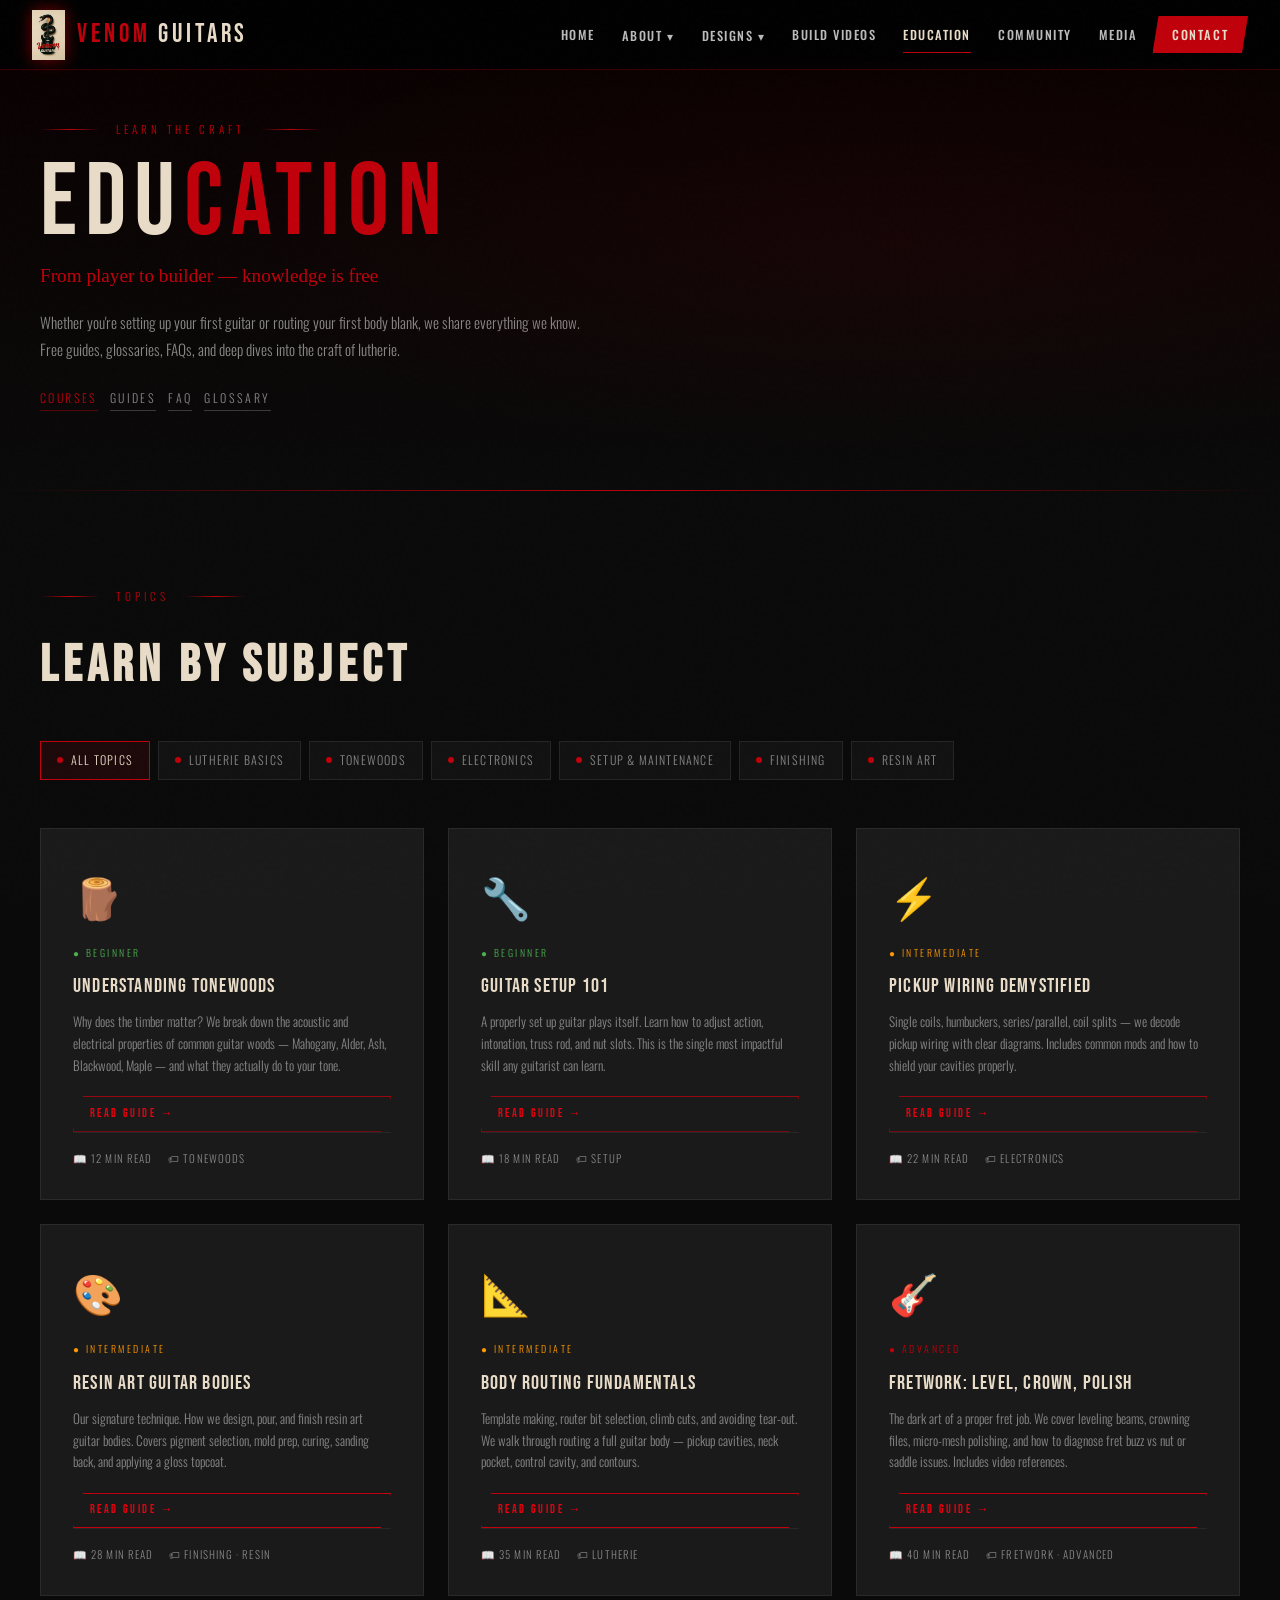
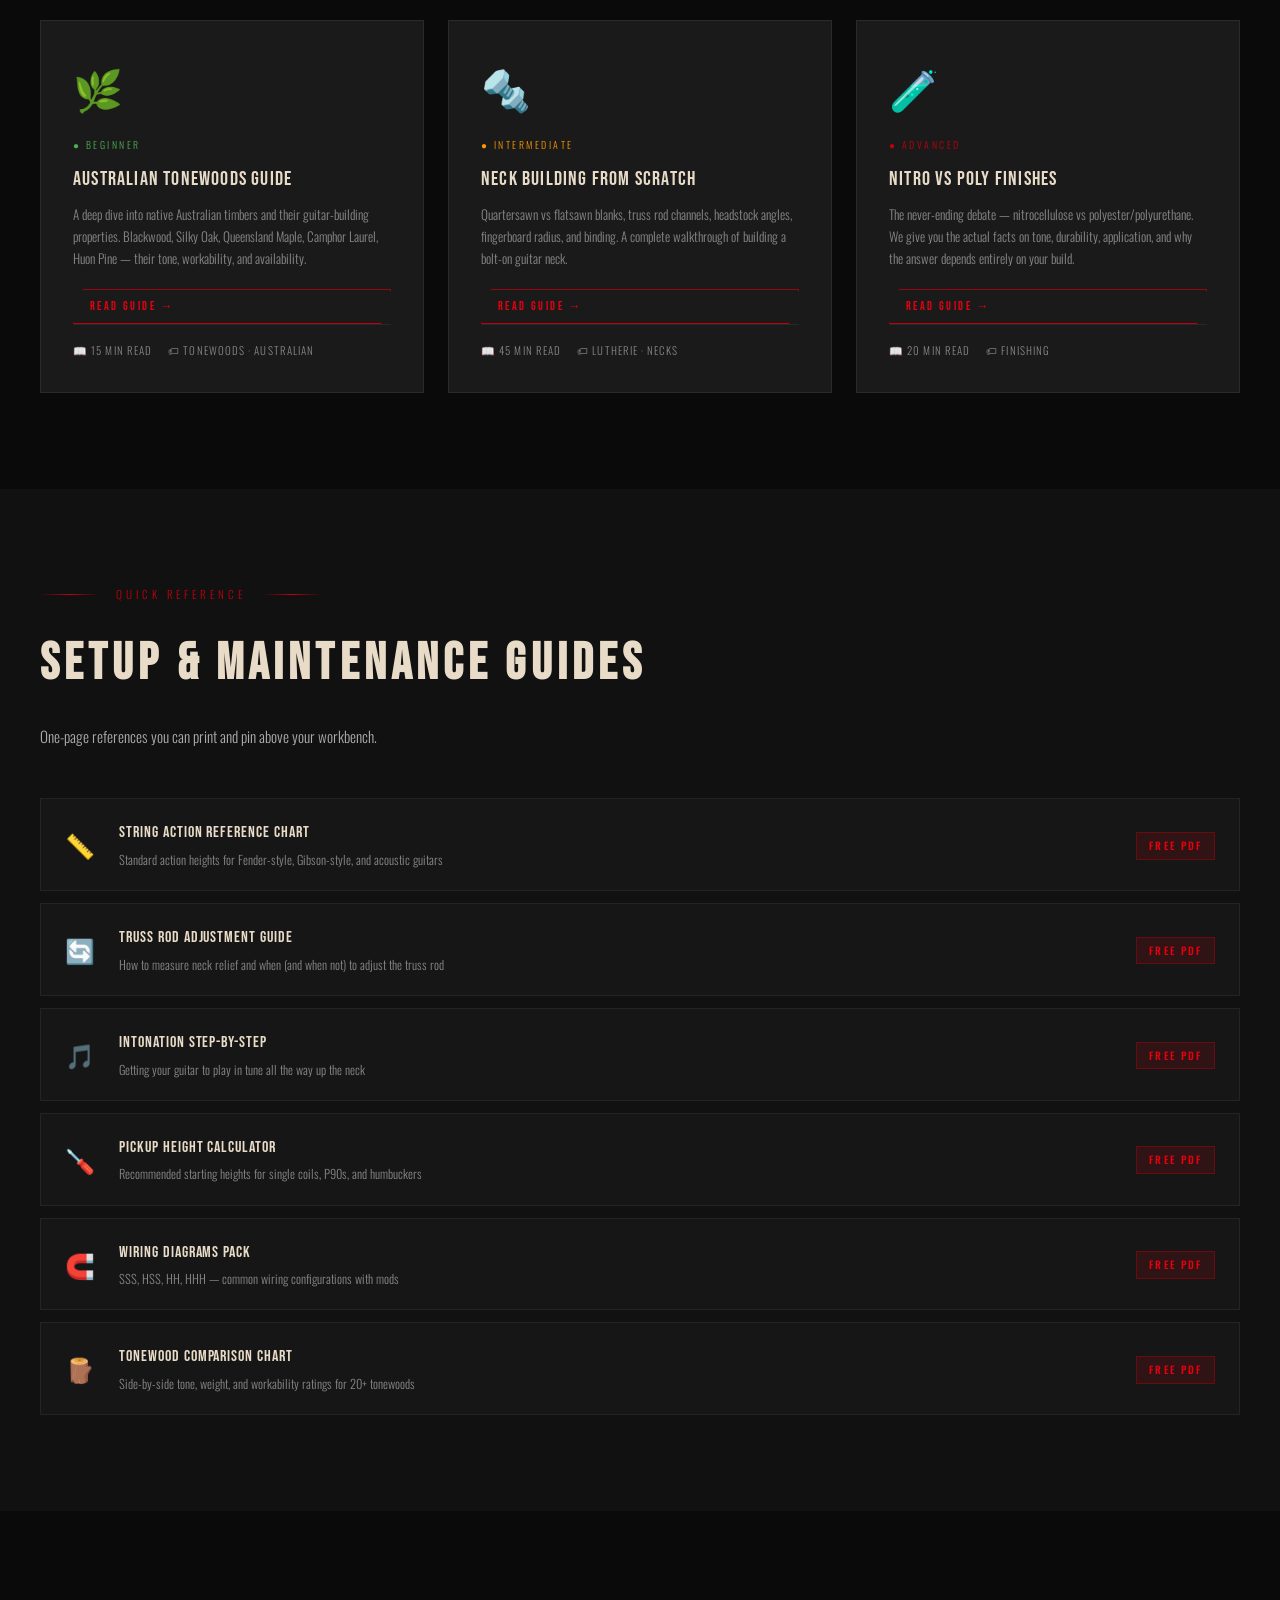
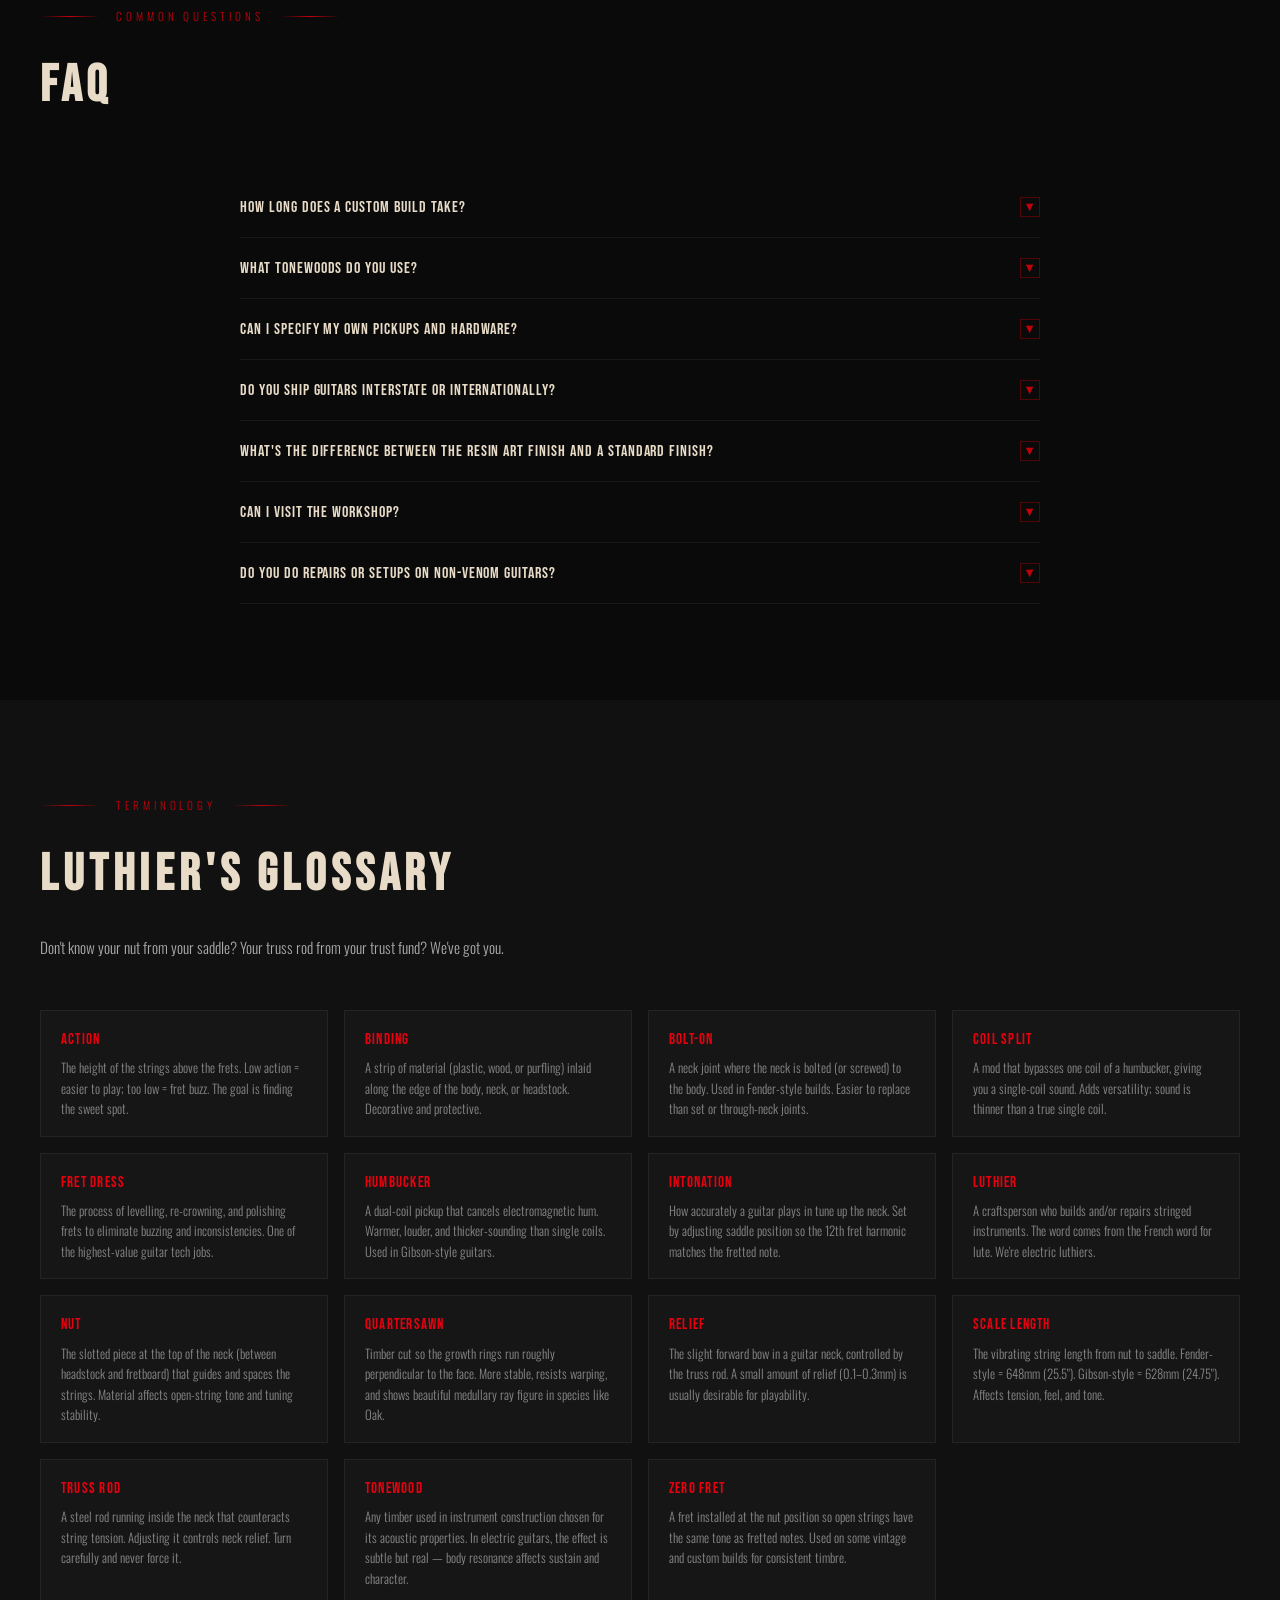
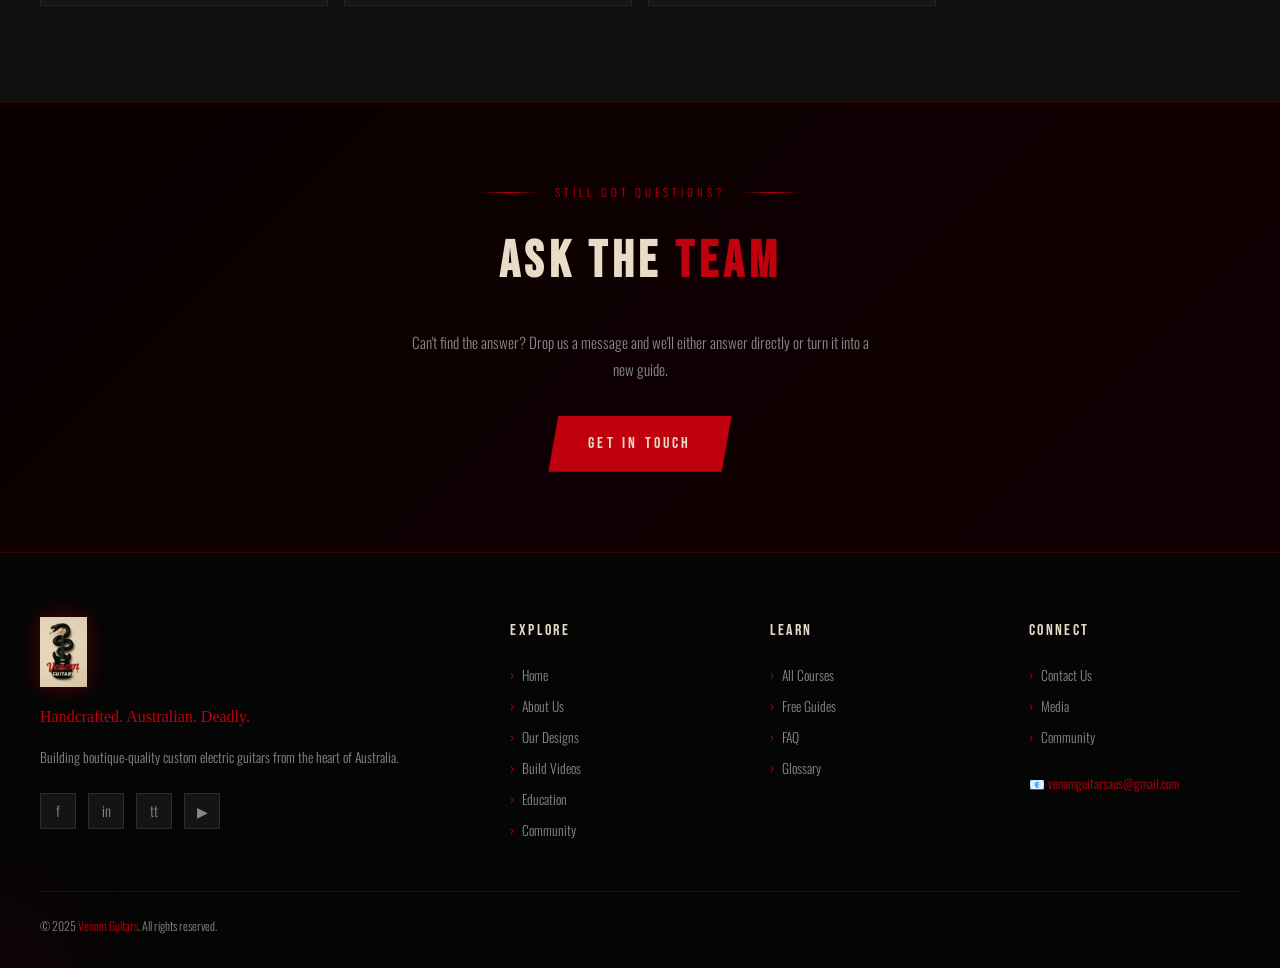
<file: education.html>
<!DOCTYPE html>
<html lang="en">
<head>
  <meta charset="UTF-8">
  <meta name="viewport" content="width=device-width, initial-scale=1.0">
  <title>Education — Venom Guitars</title>
  <meta name="description" content="Learn lutherie, guitar setup, tonewoods, electronics and more from Venom Guitars. Free guides and resources for players and builders.">
  <link rel="stylesheet" href="css/style.css">
  <link rel="icon" href="images/logo.png" type="image/png">
  <style>
    .edu-card {
      background: var(--charcoal);
      border: 1px solid rgba(255,255,255,0.07);
      overflow: hidden;
      position: relative;
      transition: border-color 0.3s, transform 0.3s;
      display: flex;
      flex-direction: column;
    }
    .edu-card:hover { border-color: rgba(192,0,12,0.5); transform: translateY(-4px); }
    .edu-card::before {
      content: '';
      position: absolute;
      top: 0; left: 0; right: 0;
      height: 2px;
      background: linear-gradient(90deg, transparent, var(--red), transparent);
      opacity: 0;
      transition: opacity 0.3s;
    }
    .edu-card:hover::before { opacity: 1; }
    .edu-card-icon {
      padding: 2rem 2rem 0;
      font-size: 2.5rem;
    }
    .edu-card-body { padding: 1rem 2rem 2rem; flex: 1; display: flex; flex-direction: column; }
    .edu-card-level {
      font-size: 0.62rem;
      letter-spacing: 0.25em;
      text-transform: uppercase;
      margin-bottom: 0.5rem;
    }
    .level-beginner { color: #4caf50; }
    .level-intermediate { color: #ff9800; }
    .level-advanced { color: var(--red); }
    .edu-card-title {
      font-family: var(--font-display);
      font-size: 1.25rem;
      letter-spacing: 0.06em;
      color: var(--cream);
      margin-bottom: 0.5rem;
    }
    .edu-card-desc { font-size: 0.82rem; color: var(--grey); line-height: 1.65; flex: 1; margin-bottom: 1.25rem; }
    .edu-card-meta {
      display: flex;
      gap: 1rem;
      font-size: 0.68rem;
      letter-spacing: 0.1em;
      text-transform: uppercase;
      color: var(--grey);
      margin-top: auto;
      padding-top: 1rem;
      border-top: 1px solid rgba(255,255,255,0.06);
    }

    .topic-pill {
      display: inline-flex;
      align-items: center;
      gap: 0.5rem;
      padding: 0.5rem 1rem;
      border: 1px solid rgba(255,255,255,0.08);
      background: rgba(255,255,255,0.03);
      font-size: 0.75rem;
      letter-spacing: 0.1em;
      text-transform: uppercase;
      color: var(--grey);
      cursor: pointer;
      transition: all 0.2s;
    }
    .topic-pill:hover, .topic-pill.active {
      border-color: var(--red);
      color: var(--cream);
      background: rgba(192,0,12,0.1);
    }
    .topic-pill .dot {
      width: 6px; height: 6px;
      border-radius: 50%;
      background: var(--red);
    }

    .guide-row {
      display: flex;
      align-items: center;
      gap: 1.5rem;
      padding: 1.25rem 1.5rem;
      border: 1px solid rgba(255,255,255,0.06);
      background: rgba(255,255,255,0.02);
      transition: border-color 0.2s, background 0.2s;
      cursor: pointer;
    }
    .guide-row:hover {
      border-color: rgba(192,0,12,0.3);
      background: rgba(192,0,12,0.04);
    }
    .guide-icon { font-size: 1.5rem; flex-shrink: 0; }
    .guide-title {
      font-family: var(--font-display);
      letter-spacing: 0.06em;
      color: var(--cream);
      font-size: 1rem;
    }
    .guide-sub { font-size: 0.78rem; color: var(--grey); margin-top: 0.15rem; }
    .guide-badge { margin-left: auto; flex-shrink: 0; }

    .faq-item {
      border-bottom: 1px solid rgba(255,255,255,0.06);
    }
    .faq-question {
      width: 100%;
      background: none;
      border: none;
      text-align: left;
      padding: 1.25rem 0;
      font-family: var(--font-display);
      font-size: 1rem;
      letter-spacing: 0.06em;
      color: var(--cream);
      cursor: pointer;
      display: flex;
      justify-content: space-between;
      align-items: center;
      gap: 1rem;
    }
    .faq-question:hover { color: var(--red-bright); }
    .faq-arrow {
      width: 20px; height: 20px;
      border: 1px solid rgba(192,0,12,0.4);
      display: flex;
      align-items: center;
      justify-content: center;
      color: var(--red);
      font-size: 0.8rem;
      flex-shrink: 0;
      transition: transform 0.3s;
    }
    .faq-item.open .faq-arrow { transform: rotate(180deg); }
    .faq-answer {
      max-height: 0;
      overflow: hidden;
      transition: max-height 0.4s ease;
    }
    .faq-answer-inner {
      padding-bottom: 1.25rem;
      font-size: 0.88rem;
      color: var(--grey);
      line-height: 1.75;
    }
    .faq-item.open .faq-answer { max-height: 400px; }

    .glossary-grid {
      display: grid;
      grid-template-columns: repeat(auto-fill, minmax(280px, 1fr));
      gap: 1rem;
    }
    .glossary-item {
      padding: 1rem 1.25rem;
      border: 1px solid rgba(255,255,255,0.06);
      background: rgba(255,255,255,0.02);
    }
    .glossary-term {
      font-family: var(--font-display);
      letter-spacing: 0.08em;
      color: var(--red-bright);
      font-size: 0.95rem;
      margin-bottom: 0.35rem;
    }
    .glossary-def { font-size: 0.8rem; color: var(--grey); line-height: 1.6; }
  </style>
</head>
<body>

<!-- NAV -->
<nav class="nav" id="main-nav">
  <a href="index.html" class="nav-logo">
    <img src="images/logo.png" alt="Venom Guitars">
    <div class="nav-logo-text"><span>VENOM</span> GUITARS</div>
  </a>
  <div class="nav-links">
    <a href="index.html">Home</a>
    <div class="nav-dropdown">
      <a href="about.html">About ▾</a>
      <div class="nav-dropdown-menu">
        <a href="about.html">Our Story</a>
        <a href="about.html#purpose">Our Purpose</a>
        <a href="about.html#team">Our Team</a>
      </div>
    </div>
    <div class="nav-dropdown">
      <a href="designs.html">Designs ▾</a>
      <div class="nav-dropdown-menu">
        <a href="designs.html">All Models</a>
        <a href="designs.html#red-belly">Red Belly Black Series</a>
        <a href="designs.html#taipan">Taipan Series</a>
        <a href="designs.html#death-adder">Death Adder Series</a>
        <a href="designs.html#red-back">Red Back Series</a>
        <a href="designs.html#funnel-web">Funnel Web Series</a>
        <a href="designs.html#custom">Custom Builds</a>
      </div>
    </div>
    <a href="builds.html">Build Videos</a>
    <a href="education.html" class="active">Education</a>
    <a href="community.html">Community</a>
    <a href="media.html">Media</a>
    <a href="contact.html" class="btn-cta nav-cta">Contact</a>
  </div>
  <div class="nav-hamburger" id="hamburger"><span></span><span></span><span></span></div>
</nav>
<div class="nav-mobile" id="mobile-menu">
  <a href="index.html">Home</a>
  <a href="about.html">About Us</a>
  <a href="designs.html">Our Designs</a>
  <a href="builds.html">Build Videos</a>
  <a href="education.html" class="active">Education</a>
  <a href="community.html">Community</a>
  <a href="media.html">Media</a>
  <a href="contact.html">Contact Us</a>
</div>

<!-- PAGE HERO -->
<div class="page-hero">
  <div style="position:absolute;inset:0;background:radial-gradient(ellipse at 70% 50%,rgba(192,0,12,0.07),transparent 60%);pointer-events:none;"></div>
  <div class="container">
    <div data-cms="s1.k1" class="section-label">Learn the Craft</div>
    <div data-cms="s2.k1" class="page-hero-title">Edu<span style="color:var(--red);">cation</span></div>
    <div data-cms="s3.k1" class="page-hero-sub">From player to builder — knowledge is free</div>
    <p data-cms="s3.k2" style="max-width:560px;margin-top:1rem;color:var(--grey);">Whether you're setting up your first guitar or routing your first body blank, we share everything we know. Free guides, glossaries, FAQs, and deep dives into the craft of lutherie.</p>
    <div style="display:flex;gap:0.75rem;margin-top:1.5rem;flex-wrap:wrap;">
      <a href="#courses" style="font-size:0.75rem;letter-spacing:0.2em;text-transform:uppercase;color:var(--red);border-bottom:1px solid rgba(192,0,12,0.4);padding-bottom:2px;">Courses</a>
      <a href="#guides" style="font-size:0.75rem;letter-spacing:0.2em;text-transform:uppercase;color:var(--grey);border-bottom:1px solid rgba(255,255,255,0.2);padding-bottom:2px;">Guides</a>
      <a href="#faq" style="font-size:0.75rem;letter-spacing:0.2em;text-transform:uppercase;color:var(--grey);border-bottom:1px solid rgba(255,255,255,0.2);padding-bottom:2px;">FAQ</a>
      <a href="#glossary" style="font-size:0.75rem;letter-spacing:0.2em;text-transform:uppercase;color:var(--grey);border-bottom:1px solid rgba(255,255,255,0.2);padding-bottom:2px;">Glossary</a>
    </div>
  </div>
</div>

<!-- TOPIC FILTER -->
<section class="section section-darker" id="courses">
  <div class="container">
    <div data-cms="s4.k1" class="section-label">Topics</div>
    <h2 data-cms="s4.k2" class="display-md mb-4">Learn by Subject</h2>
    <div style="display:flex;gap:0.5rem;flex-wrap:wrap;margin-bottom:3rem;">
      <div class="topic-pill active"><div class="dot"></div>All Topics</div>
      <div class="topic-pill"><div class="dot"></div>Lutherie Basics</div>
      <div class="topic-pill"><div class="dot"></div>Tonewoods</div>
      <div class="topic-pill"><div class="dot"></div>Electronics</div>
      <div class="topic-pill"><div class="dot"></div>Setup & Maintenance</div>
      <div class="topic-pill"><div class="dot"></div>Finishing</div>
      <div class="topic-pill"><div class="dot"></div>Resin Art</div>
    </div>

    <div class="grid-3">
      <div class="edu-card reveal animate-up">
        <div class="edu-card-icon">🪵</div>
        <div class="edu-card-body">
          <div data-cms="s4.k3" class="edu-card-level level-beginner">● Beginner</div>
          <div data-cms="s4.k4" class="edu-card-title">Understanding Tonewoods</div>
          <p data-cms="s4.k5" class="edu-card-desc">Why does the timber matter? We break down the acoustic and electrical properties of common guitar woods — Mahogany, Alder, Ash, Blackwood, Maple — and what they actually do to your tone.</p>
          <a data-cms="s4.k6" href="#" class="btn btn-red-outline" style="font-size:0.75rem;padding:0.4rem 1rem;display:inline-block;">Read Guide →</a>
          <div class="edu-card-meta"><span>📖 12 min read</span><span>🏷 Tonewoods</span></div>
        </div>
      </div>
      <div class="edu-card reveal animate-up delay-1">
        <div class="edu-card-icon">🔧</div>
        <div class="edu-card-body">
          <div data-cms="s4.k7" class="edu-card-level level-beginner">● Beginner</div>
          <div data-cms="s4.k8" class="edu-card-title">Guitar Setup 101</div>
          <p data-cms="s4.k9" class="edu-card-desc">A properly set up guitar plays itself. Learn how to adjust action, intonation, truss rod, and nut slots. This is the single most impactful skill any guitarist can learn.</p>
          <a data-cms="s4.k10" href="#" class="btn btn-red-outline" style="font-size:0.75rem;padding:0.4rem 1rem;display:inline-block;">Read Guide →</a>
          <div class="edu-card-meta"><span>📖 18 min read</span><span>🏷 Setup</span></div>
        </div>
      </div>
      <div class="edu-card reveal animate-up delay-2">
        <div class="edu-card-icon">⚡</div>
        <div class="edu-card-body">
          <div data-cms="s4.k11" class="edu-card-level level-intermediate">● Intermediate</div>
          <div data-cms="s4.k12" class="edu-card-title">Pickup Wiring Demystified</div>
          <p data-cms="s4.k13" class="edu-card-desc">Single coils, humbuckers, series/parallel, coil splits — we decode pickup wiring with clear diagrams. Includes common mods and how to shield your cavities properly.</p>
          <a data-cms="s4.k14" href="#" class="btn btn-red-outline" style="font-size:0.75rem;padding:0.4rem 1rem;display:inline-block;">Read Guide →</a>
          <div class="edu-card-meta"><span>📖 22 min read</span><span>🏷 Electronics</span></div>
        </div>
      </div>
      <div class="edu-card reveal animate-up">
        <div class="edu-card-icon">🎨</div>
        <div class="edu-card-body">
          <div data-cms="s4.k15" class="edu-card-level level-intermediate">● Intermediate</div>
          <div data-cms="s4.k16" class="edu-card-title">Resin Art Guitar Bodies</div>
          <p data-cms="s4.k17" class="edu-card-desc">Our signature technique. How we design, pour, and finish resin art guitar bodies. Covers pigment selection, mold prep, curing, sanding back, and applying a gloss topcoat.</p>
          <a data-cms="s4.k18" href="#" class="btn btn-red-outline" style="font-size:0.75rem;padding:0.4rem 1rem;display:inline-block;">Read Guide →</a>
          <div class="edu-card-meta"><span>📖 28 min read</span><span>🏷 Finishing · Resin</span></div>
        </div>
      </div>
      <div class="edu-card reveal animate-up delay-1">
        <div class="edu-card-icon">📐</div>
        <div class="edu-card-body">
          <div data-cms="s4.k19" class="edu-card-level level-intermediate">● Intermediate</div>
          <div data-cms="s4.k20" class="edu-card-title">Body Routing Fundamentals</div>
          <p data-cms="s4.k21" class="edu-card-desc">Template making, router bit selection, climb cuts, and avoiding tear-out. We walk through routing a full guitar body — pickup cavities, neck pocket, control cavity, and contours.</p>
          <a data-cms="s4.k22" href="#" class="btn btn-red-outline" style="font-size:0.75rem;padding:0.4rem 1rem;display:inline-block;">Read Guide →</a>
          <div class="edu-card-meta"><span>📖 35 min read</span><span>🏷 Lutherie</span></div>
        </div>
      </div>
      <div class="edu-card reveal animate-up delay-2">
        <div class="edu-card-icon">🎸</div>
        <div class="edu-card-body">
          <div data-cms="s4.k23" class="edu-card-level level-advanced">● Advanced</div>
          <div data-cms="s4.k24" class="edu-card-title">Fretwork: Level, Crown, Polish</div>
          <p data-cms="s4.k25" class="edu-card-desc">The dark art of a proper fret job. We cover leveling beams, crowning files, micro-mesh polishing, and how to diagnose fret buzz vs nut or saddle issues. Includes video references.</p>
          <a data-cms="s4.k26" href="#" class="btn btn-red-outline" style="font-size:0.75rem;padding:0.4rem 1rem;display:inline-block;">Read Guide →</a>
          <div class="edu-card-meta"><span>📖 40 min read</span><span>🏷 Fretwork · Advanced</span></div>
        </div>
      </div>
      <div class="edu-card reveal animate-up">
        <div class="edu-card-icon">🌿</div>
        <div class="edu-card-body">
          <div data-cms="s4.k27" class="edu-card-level level-beginner">● Beginner</div>
          <div data-cms="s4.k28" class="edu-card-title">Australian Tonewoods Guide</div>
          <p data-cms="s4.k29" class="edu-card-desc">A deep dive into native Australian timbers and their guitar-building properties. Blackwood, Silky Oak, Queensland Maple, Camphor Laurel, Huon Pine — their tone, workability, and availability.</p>
          <a data-cms="s4.k30" href="#" class="btn btn-red-outline" style="font-size:0.75rem;padding:0.4rem 1rem;display:inline-block;">Read Guide →</a>
          <div class="edu-card-meta"><span>📖 15 min read</span><span>🏷 Tonewoods · Australian</span></div>
        </div>
      </div>
      <div class="edu-card reveal animate-up delay-1">
        <div class="edu-card-icon">🔩</div>
        <div class="edu-card-body">
          <div data-cms="s4.k31" class="edu-card-level level-intermediate">● Intermediate</div>
          <div data-cms="s4.k32" class="edu-card-title">Neck Building from Scratch</div>
          <p data-cms="s4.k33" class="edu-card-desc">Quartersawn vs flatsawn blanks, truss rod channels, headstock angles, fingerboard radius, and binding. A complete walkthrough of building a bolt-on guitar neck.</p>
          <a data-cms="s4.k34" href="#" class="btn btn-red-outline" style="font-size:0.75rem;padding:0.4rem 1rem;display:inline-block;">Read Guide →</a>
          <div class="edu-card-meta"><span>📖 45 min read</span><span>🏷 Lutherie · Necks</span></div>
        </div>
      </div>
      <div class="edu-card reveal animate-up delay-2">
        <div class="edu-card-icon">🧪</div>
        <div class="edu-card-body">
          <div data-cms="s4.k35" class="edu-card-level level-advanced">● Advanced</div>
          <div data-cms="s4.k36" class="edu-card-title">Nitro vs Poly Finishes</div>
          <p data-cms="s4.k37" class="edu-card-desc">The never-ending debate — nitrocellulose vs polyester/polyurethane. We give you the actual facts on tone, durability, application, and why the answer depends entirely on your build.</p>
          <a data-cms="s4.k38" href="#" class="btn btn-red-outline" style="font-size:0.75rem;padding:0.4rem 1rem;display:inline-block;">Read Guide →</a>
          <div class="edu-card-meta"><span>📖 20 min read</span><span>🏷 Finishing</span></div>
        </div>
      </div>
    </div>
  </div>
</section>

<!-- QUICK GUIDES -->
<section class="section section-dark" id="guides">
  <div class="container">
    <div data-cms="s5.k1" class="section-label">Quick Reference</div>
    <h2 data-cms="s5.k2" class="display-md mb-2">Setup & Maintenance Guides</h2>
    <p data-cms="s5.k3" class="mb-6">One-page references you can print and pin above your workbench.</p>
    <div style="display:flex;flex-direction:column;gap:0.75rem;">
      <div class="guide-row"><div class="guide-icon">📏</div><div><div data-cms="s5.k4" class="guide-title">String Action Reference Chart</div><div data-cms="s5.k5" class="guide-sub">Standard action heights for Fender-style, Gibson-style, and acoustic guitars</div></div><div class="guide-badge"><span class="badge">Free PDF</span></div></div>
      <div class="guide-row"><div class="guide-icon">🔄</div><div><div data-cms="s5.k6" class="guide-title">Truss Rod Adjustment Guide</div><div data-cms="s5.k7" class="guide-sub">How to measure neck relief and when (and when not) to adjust the truss rod</div></div><div class="guide-badge"><span class="badge">Free PDF</span></div></div>
      <div class="guide-row"><div class="guide-icon">🎵</div><div><div data-cms="s5.k8" class="guide-title">Intonation Step-by-Step</div><div data-cms="s5.k9" class="guide-sub">Getting your guitar to play in tune all the way up the neck</div></div><div class="guide-badge"><span class="badge">Free PDF</span></div></div>
      <div class="guide-row"><div class="guide-icon">🪛</div><div><div data-cms="s5.k10" class="guide-title">Pickup Height Calculator</div><div data-cms="s5.k11" class="guide-sub">Recommended starting heights for single coils, P90s, and humbuckers</div></div><div class="guide-badge"><span class="badge">Free PDF</span></div></div>
      <div class="guide-row"><div class="guide-icon">🧲</div><div><div data-cms="s5.k12" class="guide-title">Wiring Diagrams Pack</div><div data-cms="s5.k13" class="guide-sub">SSS, HSS, HH, HHH — common wiring configurations with mods</div></div><div class="guide-badge"><span class="badge">Free PDF</span></div></div>
      <div class="guide-row"><div class="guide-icon">🪵</div><div><div data-cms="s5.k14" class="guide-title">Tonewood Comparison Chart</div><div data-cms="s5.k15" class="guide-sub">Side-by-side tone, weight, and workability ratings for 20+ tonewoods</div></div><div class="guide-badge"><span class="badge">Free PDF</span></div></div>
    </div>
  </div>
</section>

<!-- FAQ -->
<section class="section section-darker" id="faq">
  <div class="container">
    <div data-cms="s6.k1" class="section-label">Common Questions</div>
    <h2 data-cms="s6.k2" class="display-md mb-6">FAQ</h2>
    <div class="container-narrow">
      <div class="faq-item">
        <button class="faq-question">How long does a custom build take? <div class="faq-arrow">▼</div></button>
        <div class="faq-answer"><div data-cms="s6.k3" class="faq-answer-inner">Custom builds typically take 8–16 weeks depending on complexity. Resin art finishes, binding, and unique inlay work add time. We'll give you a realistic estimate when you enquire, and we'll keep you updated with photos throughout the process. We don't rush builds — every day spent is a better guitar.</div></div>
      </div>
      <div class="faq-item">
        <button class="faq-question">What tonewoods do you use? <div class="faq-arrow">▼</div></button>
        <div class="faq-answer"><div data-cms="s6.k4" class="faq-answer-inner">We primarily use Australian hardwoods — Blackwood, Queensland Maple, Silky Oak, and Camphor Laurel — because we believe Australia has extraordinary tonewoods that deserve recognition. We also use international classics like Mahogany, Alder, and Ash when the build calls for it. All timber is responsibly sourced.</div></div>
      </div>
      <div class="faq-item">
        <button class="faq-question">Can I specify my own pickups and hardware? <div class="faq-arrow">▼</div></button>
        <div class="faq-answer"><div data-cms="s6.k5" class="faq-answer-inner">Absolutely. If you want Lollar pickups, Gotoh hardware, or a specific aged nickel bridge, we'll source it or you can supply it. We have preferred suppliers we recommend, but we're not locked in to any brand. Your build, your specs.</div></div>
      </div>
      <div class="faq-item">
        <button class="faq-question">Do you ship guitars interstate or internationally? <div class="faq-arrow">▼</div></button>
        <div class="faq-answer"><div data-cms="s6.k6" class="faq-answer-inner">Yes to both. We ship Australia-wide and can arrange international shipping. Guitars are packed in hard cases with extensive protective packaging. International orders require additional time and cost — contact us for a shipping quote to your location.</div></div>
      </div>
      <div class="faq-item">
        <button class="faq-question">What's the difference between the resin art finish and a standard finish? <div class="faq-arrow">▼</div></button>
        <div class="faq-answer"><div data-cms="s6.k7" class="faq-answer-inner">A resin art finish means the body itself is partially or fully made from clear/pigmented epoxy resin, often combined with timber. It creates a completely unique visual — swirls, cells, layers of colour — that can never be exactly replicated. It's heavier than a solid wood body and requires more build time, but the visual result is genuinely one-of-a-kind.</div></div>
      </div>
      <div class="faq-item">
        <button class="faq-question">Can I visit the workshop? <div class="faq-arrow">▼</div></button>
        <div class="faq-answer"><div data-cms="s6.k8" class="faq-answer-inner">By appointment, yes. We love having players and builders come through — it's a great way to discuss your build in person and see the timbers we have on hand. Reach out via the contact page and we'll arrange a time.</div></div>
      </div>
      <div class="faq-item">
        <button class="faq-question">Do you do repairs or setups on non-Venom guitars? <div class="faq-arrow">▼</div></button>
        <div class="faq-answer"><div data-cms="s6.k9" class="faq-answer-inner">On a case-by-case basis. We primarily focus on new builds, but if you've got a guitar that needs serious work — a refret, nut replacement, or electronics overhaul — reach out and we'll let you know if we can fit it in.</div></div>
      </div>
    </div>
  </div>
</section>

<!-- GLOSSARY -->
<section class="section section-dark" id="glossary">
  <div class="container">
    <div data-cms="s7.k1" class="section-label">Terminology</div>
    <h2 data-cms="s7.k2" class="display-md mb-2">Luthier's Glossary</h2>
    <p data-cms="s7.k3" class="mb-6">Don't know your nut from your saddle? Your truss rod from your trust fund? We've got you.</p>
    <div class="glossary-grid">
      <div class="glossary-item"><div data-cms="s7.k4" class="glossary-term">Action</div><div data-cms="s7.k5" class="glossary-def">The height of the strings above the frets. Low action = easier to play; too low = fret buzz. The goal is finding the sweet spot.</div></div>
      <div class="glossary-item"><div data-cms="s7.k6" class="glossary-term">Binding</div><div data-cms="s7.k7" class="glossary-def">A strip of material (plastic, wood, or purfling) inlaid along the edge of the body, neck, or headstock. Decorative and protective.</div></div>
      <div class="glossary-item"><div data-cms="s7.k8" class="glossary-term">Bolt-On</div><div data-cms="s7.k9" class="glossary-def">A neck joint where the neck is bolted (or screwed) to the body. Used in Fender-style builds. Easier to replace than set or through-neck joints.</div></div>
      <div class="glossary-item"><div data-cms="s7.k10" class="glossary-term">Coil Split</div><div data-cms="s7.k11" class="glossary-def">A mod that bypasses one coil of a humbucker, giving you a single-coil sound. Adds versatility; sound is thinner than a true single coil.</div></div>
      <div class="glossary-item"><div data-cms="s7.k12" class="glossary-term">Fret Dress</div><div data-cms="s7.k13" class="glossary-def">The process of levelling, re-crowning, and polishing frets to eliminate buzzing and inconsistencies. One of the highest-value guitar tech jobs.</div></div>
      <div class="glossary-item"><div data-cms="s7.k14" class="glossary-term">Humbucker</div><div data-cms="s7.k15" class="glossary-def">A dual-coil pickup that cancels electromagnetic hum. Warmer, louder, and thicker-sounding than single coils. Used in Gibson-style guitars.</div></div>
      <div class="glossary-item"><div data-cms="s7.k16" class="glossary-term">Intonation</div><div data-cms="s7.k17" class="glossary-def">How accurately a guitar plays in tune up the neck. Set by adjusting saddle position so the 12th fret harmonic matches the fretted note.</div></div>
      <div class="glossary-item"><div data-cms="s7.k18" class="glossary-term">Luthier</div><div data-cms="s7.k19" class="glossary-def">A craftsperson who builds and/or repairs stringed instruments. The word comes from the French word for lute. We're electric luthiers.</div></div>
      <div class="glossary-item"><div data-cms="s7.k20" class="glossary-term">Nut</div><div data-cms="s7.k21" class="glossary-def">The slotted piece at the top of the neck (between headstock and fretboard) that guides and spaces the strings. Material affects open-string tone and tuning stability.</div></div>
      <div class="glossary-item"><div data-cms="s7.k22" class="glossary-term">Quartersawn</div><div data-cms="s7.k23" class="glossary-def">Timber cut so the growth rings run roughly perpendicular to the face. More stable, resists warping, and shows beautiful medullary ray figure in species like Oak.</div></div>
      <div class="glossary-item"><div data-cms="s7.k24" class="glossary-term">Relief</div><div data-cms="s7.k25" class="glossary-def">The slight forward bow in a guitar neck, controlled by the truss rod. A small amount of relief (0.1–0.3mm) is usually desirable for playability.</div></div>
      <div class="glossary-item"><div data-cms="s7.k26" class="glossary-term">Scale Length</div><div data-cms="s7.k27" class="glossary-def">The vibrating string length from nut to saddle. Fender-style = 648mm (25.5"). Gibson-style = 628mm (24.75"). Affects tension, feel, and tone.</div></div>
      <div class="glossary-item"><div data-cms="s7.k28" class="glossary-term">Truss Rod</div><div data-cms="s7.k29" class="glossary-def">A steel rod running inside the neck that counteracts string tension. Adjusting it controls neck relief. Turn carefully and never force it.</div></div>
      <div class="glossary-item"><div data-cms="s7.k30" class="glossary-term">Tonewood</div><div data-cms="s7.k31" class="glossary-def">Any timber used in instrument construction chosen for its acoustic properties. In electric guitars, the effect is subtle but real — body resonance affects sustain and character.</div></div>
      <div class="glossary-item"><div data-cms="s7.k32" class="glossary-term">Zero Fret</div><div data-cms="s7.k33" class="glossary-def">A fret installed at the nut position so open strings have the same tone as fretted notes. Used on some vintage and custom builds for consistent timbre.</div></div>
    </div>
  </div>
</section>

<!-- CTA -->
<div style="padding:5rem 2rem;background:linear-gradient(135deg,#0a0000,#110003);border-top:1px solid rgba(192,0,12,0.2);text-align:center;">
  <div data-cms="s7.k34" class="section-label" style="justify-content:center;">Still Got Questions?</div>
  <h2 data-cms="s7.k35" class="display-md mb-3" style="color:var(--cream);">Ask the <span data-cms="s7.k36" class="text-red">Team</span></h2>
  <p data-cms="s7.k37" style="max-width:480px;margin:0 auto 2rem;color:var(--grey);">Can't find the answer? Drop us a message and we'll either answer directly or turn it into a new guide.</p>
  <a data-cms="s7.k38" href="contact.html" class="btn btn-primary">Get in Touch</a>
</div>

<!-- FOOTER -->
<footer class="footer">
  <div class="footer-grid">
    <div>
      <img src="images/logo.png" alt="Venom Guitars" class="footer-brand-logo">
      <div data-site="tagline" class="footer-tagline">Handcrafted. Australian. Deadly.</div>
      <p data-site="footer_desc" class="footer-desc">Building boutique-quality custom electric guitars from the heart of Australia.</p>
      <div class="footer-social">
        <a data-site-href="facebook" href="https://www.facebook.com/venomguitars">f</a>
        <a data-site-href="instagram" href="https://www.instagram.com/venomguitars">in</a>
        <a data-site-href="tiktok" href="https://www.tiktok.com/@venomguitars">tt</a>
        <a data-site-href="youtube" href="https://www.youtube.com/@venomguitars">▶</a>
      </div>
    </div>
    <div>
      <div class="footer-heading">Explore</div>
      <div class="footer-links">
        <a href="index.html">Home</a><a href="about.html">About Us</a>
        <a href="designs.html">Our Designs</a><a href="builds.html">Build Videos</a>
        <a href="education.html">Education</a><a href="community.html">Community</a>
      </div>
    </div>
    <div>
      <div class="footer-heading">Learn</div>
      <div class="footer-links">
        <a href="#courses">All Courses</a><a href="#guides">Free Guides</a>
        <a href="#faq">FAQ</a><a href="#glossary">Glossary</a>
      </div>
    </div>
    <div>
      <div class="footer-heading">Connect</div>
      <div class="footer-links">
        <a href="contact.html">Contact Us</a><a href="media.html">Media</a>
        <a href="community.html">Community</a>
      </div>
      <div style="margin-top:1.5rem;font-size:0.8rem;color:var(--grey);">📧 <a data-site-mail href="mailto:venomguitarsaus@gmail.com" style="color:var(--red);">venomguitarsaus@gmail.com</a></div>
    </div>
  </div>
  <div class="footer-bottom">
    <div data-site="copyright">© 2025 <span class="footer-bottom-brand">Venom Guitars</span>. All rights reserved.</div>
  </div>
</footer>

<script src="js/main.js"></script>
<script>
  document.querySelectorAll('.faq-question').forEach(btn => {
    btn.addEventListener('click', () => {
      const item = btn.parentElement;
      const isOpen = item.classList.contains('open');
      document.querySelectorAll('.faq-item.open').forEach(i => i.classList.remove('open'));
      if (!isOpen) item.classList.add('open');
    });
  });
  document.querySelectorAll('.topic-pill').forEach(pill => {
    pill.addEventListener('click', () => {
      document.querySelectorAll('.topic-pill').forEach(p => p.classList.remove('active'));
      pill.classList.add('active');
    });
  });
</script>
<script src="js/content.js" defer></script>
</body>
</html>
</file>
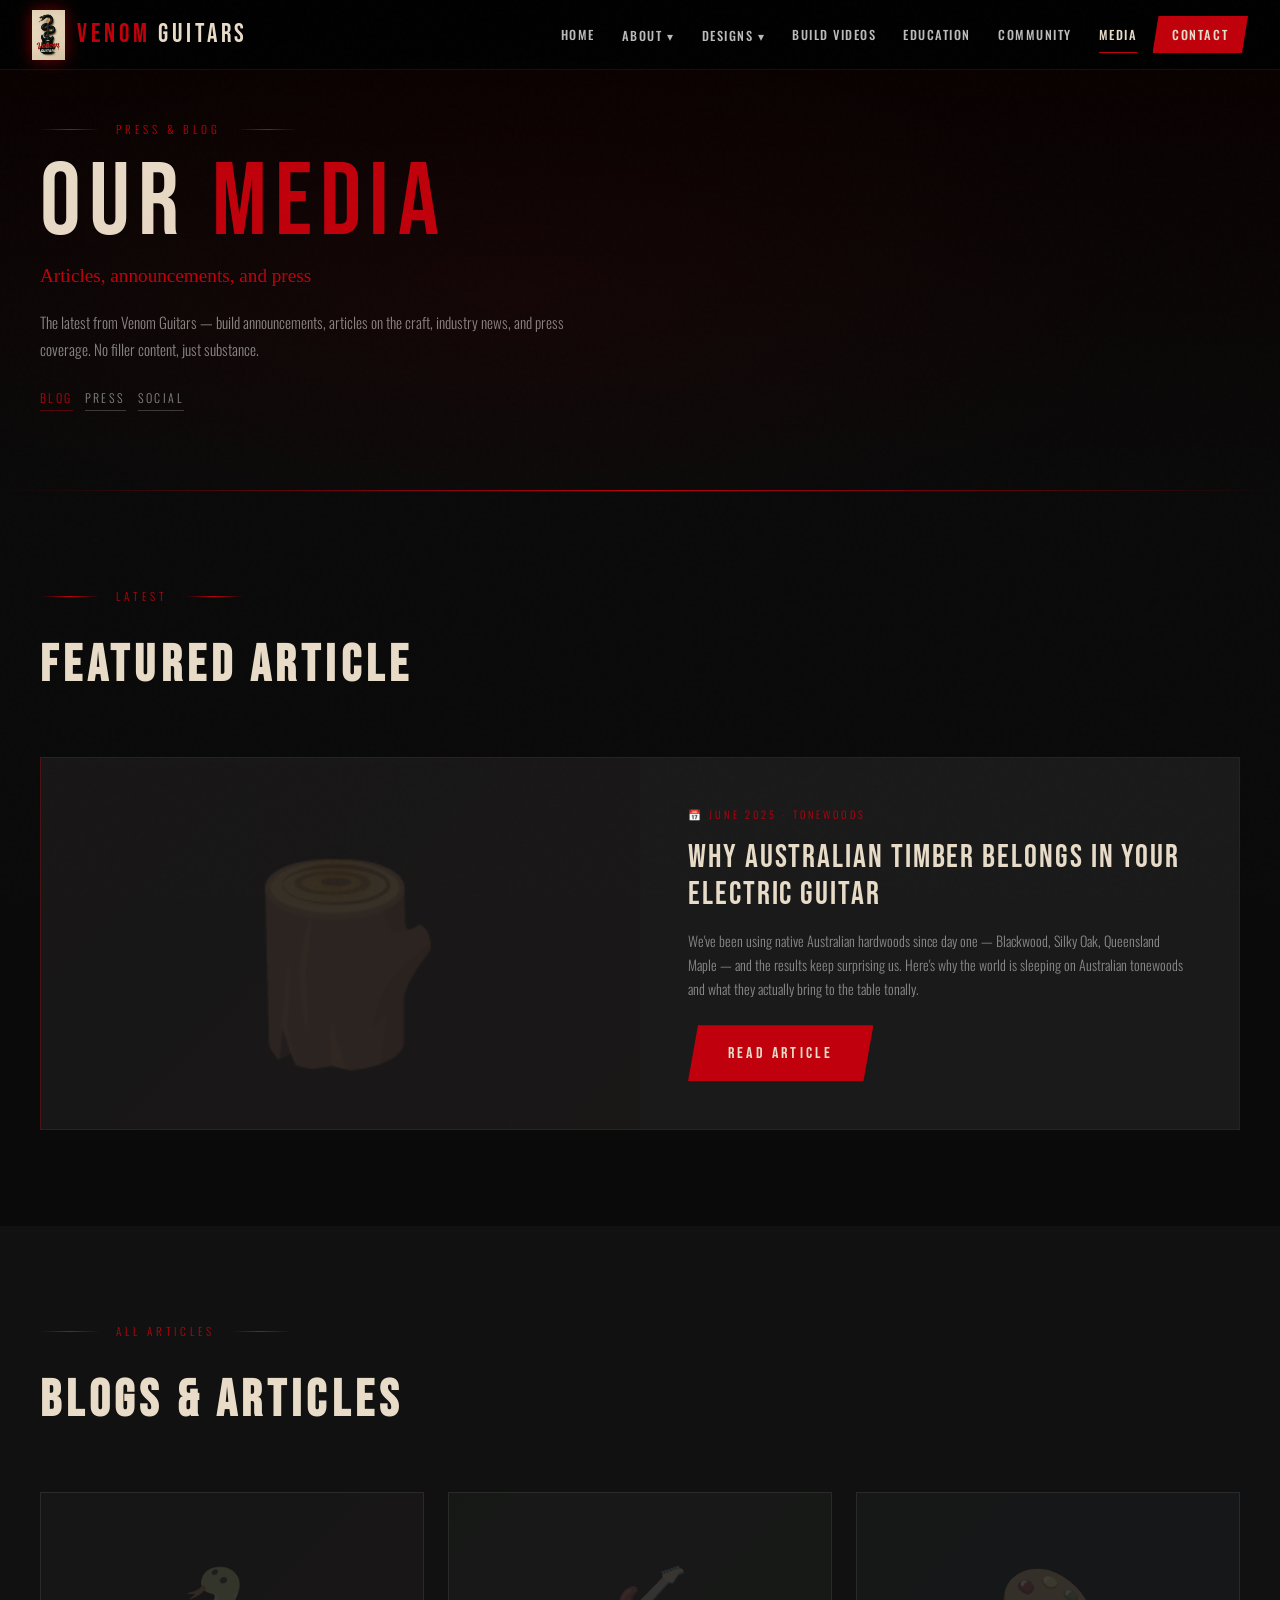
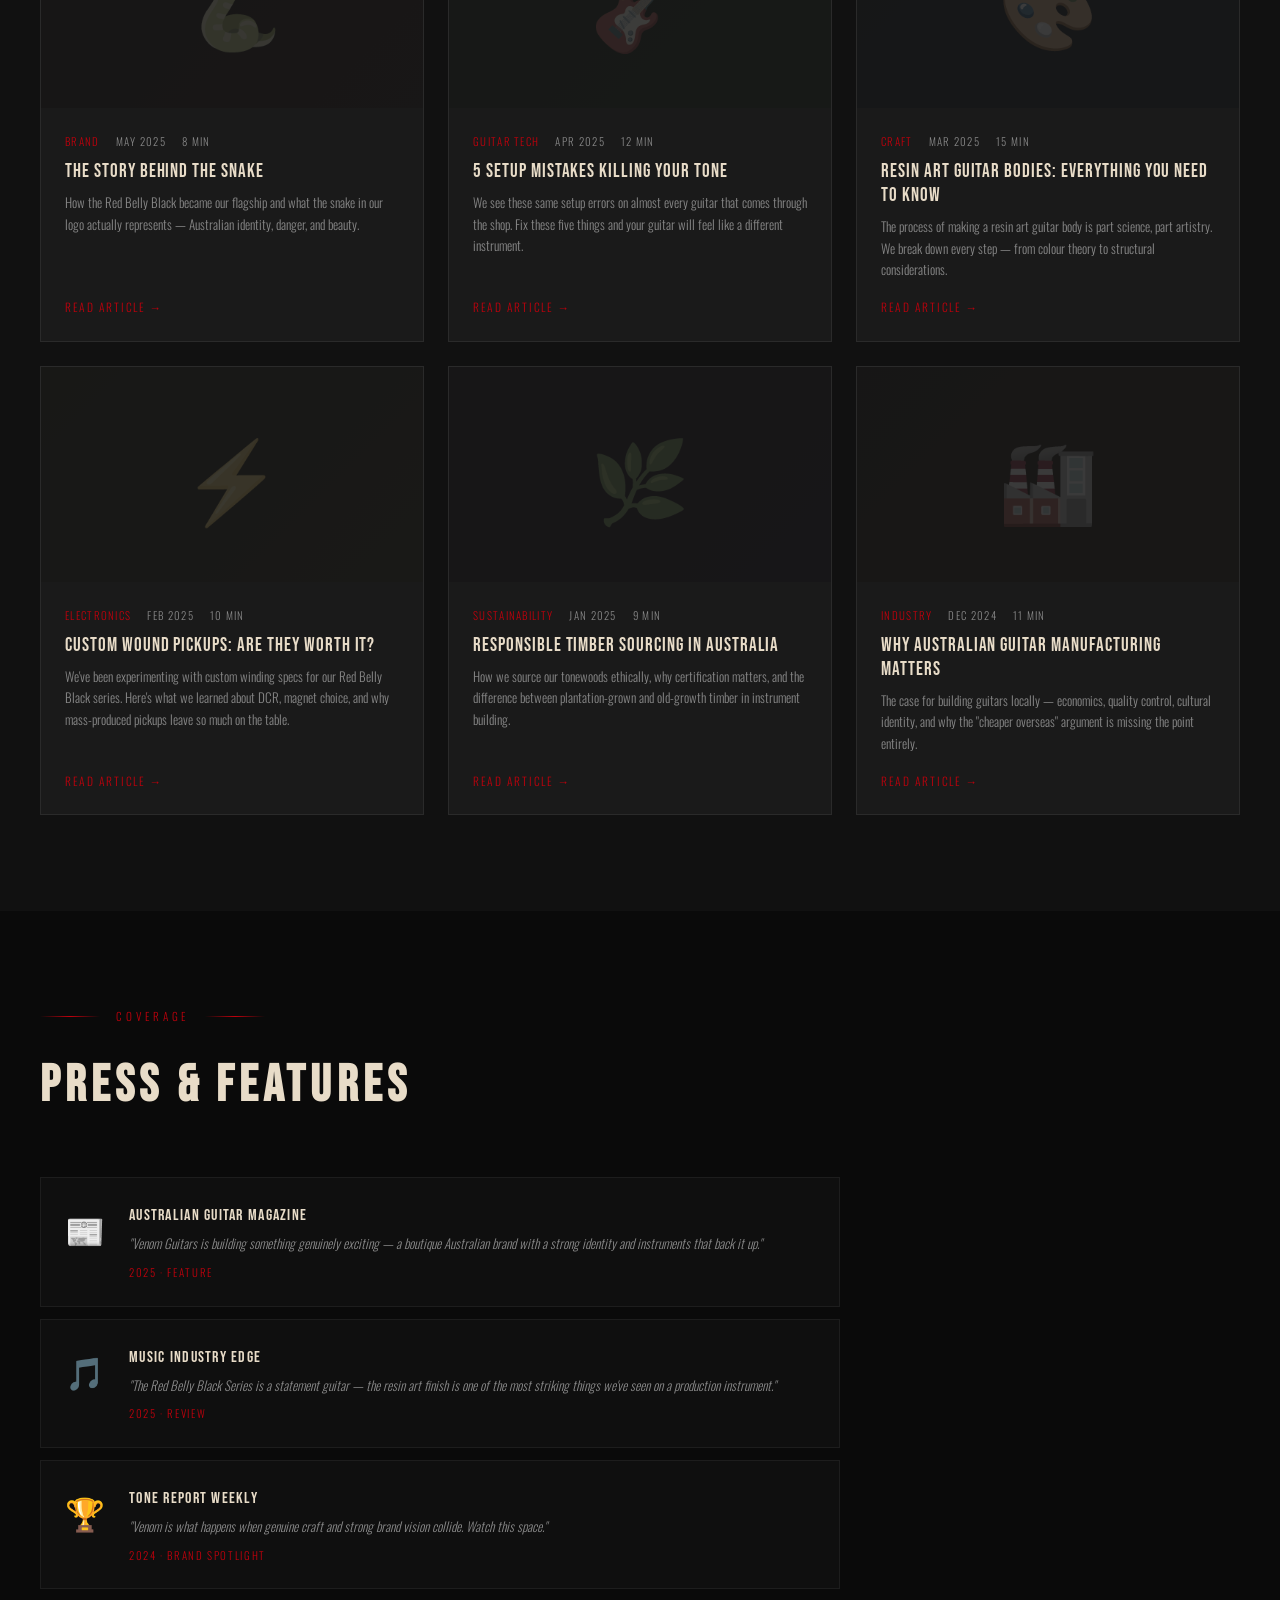
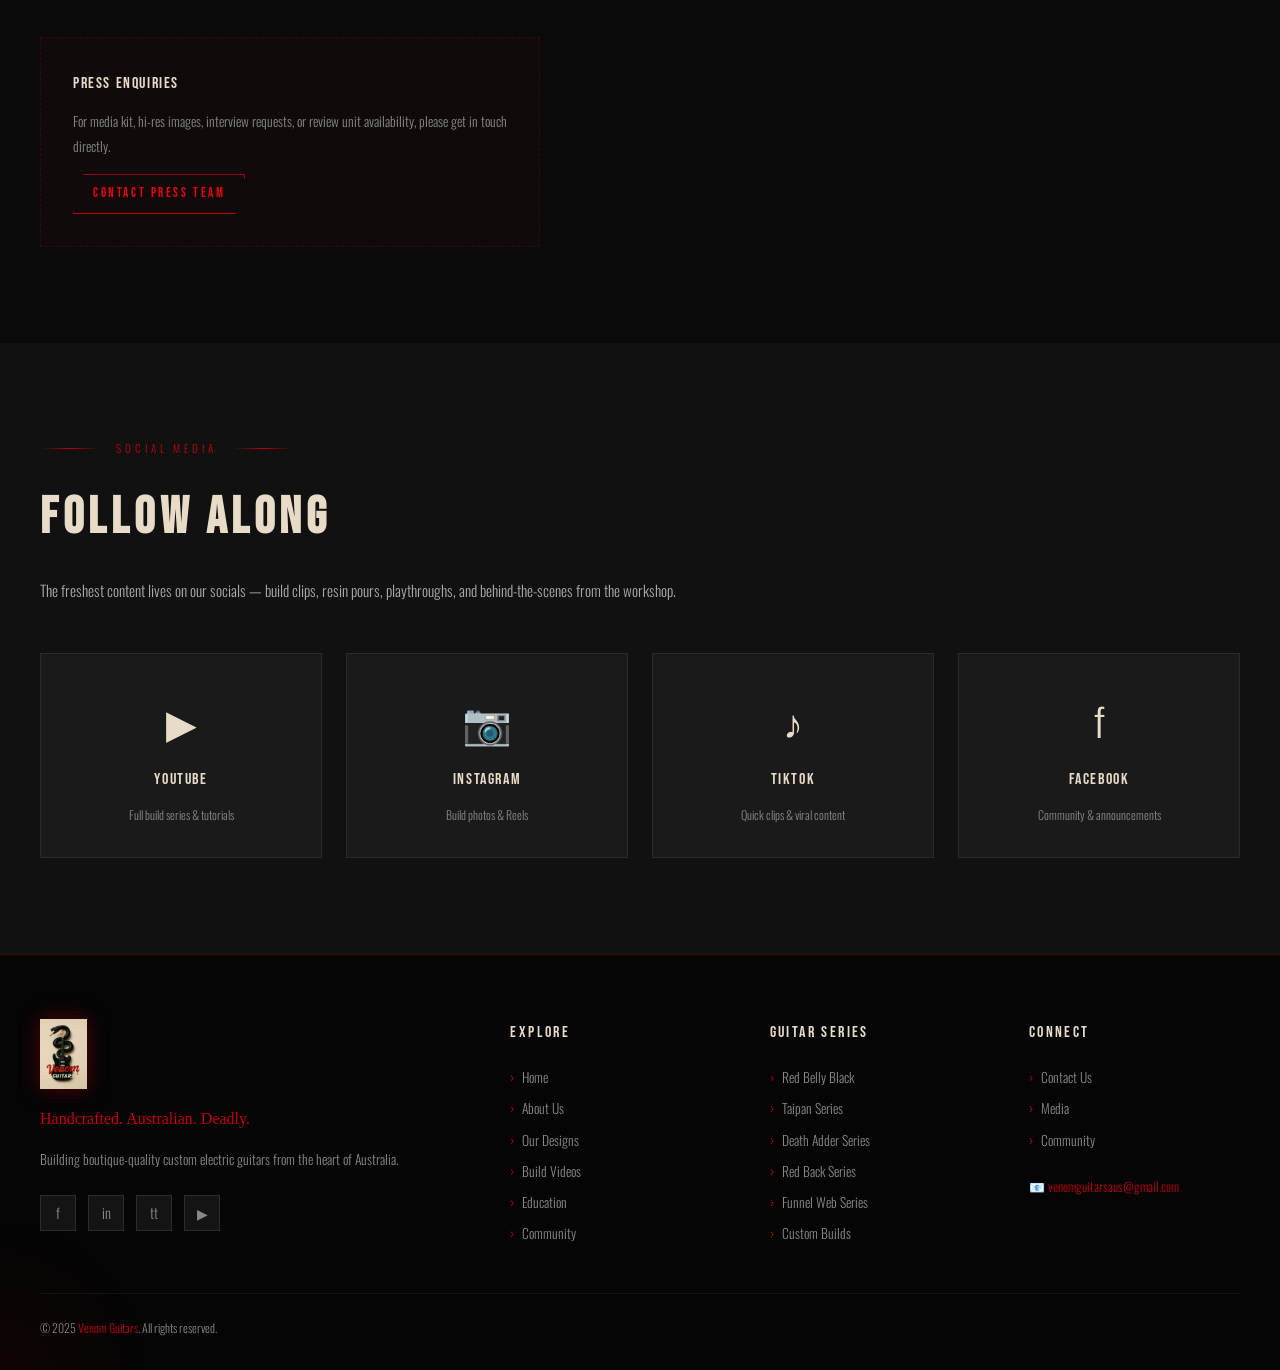
<file: media.html>
<!DOCTYPE html>
<html lang="en">
<head>
  <meta charset="UTF-8">
  <meta name="viewport" content="width=device-width, initial-scale=1.0">
  <title>Media — Venom Guitars</title>
  <link rel="stylesheet" href="css/style.css">
  <link rel="icon" href="images/logo.png" type="image/png">
  <style>
    .article-card {
      background: var(--charcoal);
      border: 1px solid rgba(255,255,255,0.07);
      overflow: hidden;
      display: flex;
      flex-direction: column;
      transition: border-color 0.3s, transform 0.3s;
      cursor: pointer;
    }
    .article-card:hover { border-color: rgba(192,0,12,0.5); transform: translateY(-4px); }
    .article-card::before { content:''; position:absolute; top:0;left:0;right:0; height:2px; background:linear-gradient(90deg,transparent,var(--red),transparent); opacity:0; transition:opacity 0.3s; }
    .article-card:hover::before { opacity:1; }
    .article-thumb {
      width:100%; aspect-ratio:16/9;
      display:flex; align-items:center; justify-content:center;
      font-size:5rem; opacity:0.15;
      filter:grayscale(50%);
    }
    .article-body { padding:1.5rem; flex:1; display:flex; flex-direction:column; }
    .article-meta {
      display:flex; gap:1rem; align-items:center;
      font-size:0.68rem; letter-spacing:0.12em; text-transform:uppercase;
      color:var(--grey); margin-bottom:0.6rem;
    }
    .article-cat { color:var(--red); }
    .article-title {
      font-family:var(--font-display); font-size:1.2rem; letter-spacing:0.05em;
      color:var(--cream); margin-bottom:0.5rem; line-height:1.25;
    }
    .article-excerpt { font-size:0.82rem; color:var(--grey); line-height:1.65; flex:1; margin-bottom:1rem; }
    .article-read { font-size:0.72rem; letter-spacing:0.15em; text-transform:uppercase; color:var(--red); }

    .featured-article {
      display:grid; grid-template-columns:1fr 1fr; gap:0;
      border:1px solid rgba(192,0,12,0.3); background:var(--charcoal);
      overflow:hidden; cursor:pointer; transition:border-color 0.3s;
    }
    .featured-article:hover { border-color:rgba(192,0,12,0.7); }
    .featured-article-thumb {
      background:linear-gradient(135deg,#0a0000,#1a0505);
      display:flex; align-items:center; justify-content:center;
      font-size:12rem; opacity:0.12; min-height:300px;
    }
    .featured-article-body { padding:3rem; display:flex; flex-direction:column; justify-content:center; }
    .featured-label { font-size:0.65rem; letter-spacing:0.3em; text-transform:uppercase; color:var(--red); margin-bottom:1rem; }
    .featured-title { font-family:var(--font-display); font-size:2rem; letter-spacing:0.06em; color:var(--cream); margin-bottom:1rem; line-height:1.15; }
    .featured-excerpt { font-size:0.88rem; color:var(--grey); line-height:1.7; margin-bottom:1.5rem; }

    .press-item {
      display:flex; gap:1.5rem; align-items:flex-start;
      padding:1.5rem; border:1px solid rgba(255,255,255,0.06);
      background:rgba(255,255,255,0.02); transition:border-color 0.2s;
    }
    .press-item:hover { border-color:rgba(192,0,12,0.3); }
    .press-outlet {
      font-family:var(--font-display); font-size:1rem;
      letter-spacing:0.08em; color:var(--cream); margin-bottom:0.25rem;
    }
    .press-quote { font-size:0.82rem; color:var(--grey); line-height:1.65; font-style:italic; }
    .press-date { font-size:0.68rem; letter-spacing:0.15em; text-transform:uppercase; color:var(--red); margin-top:0.5rem; }

    @media (max-width:700px) {
      .featured-article { grid-template-columns:1fr; }
      .featured-article-thumb { min-height:160px; font-size:6rem; }
      .featured-article-body { padding:1.5rem; }
    }
  </style>
</head>
<body>

<nav class="nav" id="main-nav">
  <a href="index.html" class="nav-logo">
    <img src="images/logo.png" alt="Venom Guitars">
    <div class="nav-logo-text"><span>VENOM</span> GUITARS</div>
  </a>
  <div class="nav-links">
    <a href="index.html">Home</a>
    <div class="nav-dropdown"><a href="about.html">About ▾</a>
      <div class="nav-dropdown-menu"><a href="about.html">Our Story</a><a href="about.html#purpose">Our Purpose</a><a href="about.html#team">Our Team</a></div>
    </div>
    <div class="nav-dropdown"><a href="designs.html">Designs ▾</a>
      <div class="nav-dropdown-menu"><a href="designs.html">All Models</a><a href="designs.html#red-belly">Red Belly Black</a><a href="designs.html#taipan">Taipan Series</a><a href="designs.html#death-adder">Death Adder Series</a><a href="designs.html#red-back">Red Back Series</a><a href="designs.html#funnel-web">Funnel Web Series</a><a href="designs.html#custom">Custom Builds</a></div>
    </div>
    <a href="builds.html">Build Videos</a>
    <a href="education.html">Education</a>
    <a href="community.html">Community</a>
    <a href="media.html" class="active">Media</a>
    <a href="contact.html" class="btn-cta nav-cta">Contact</a>
  </div>
  <div class="nav-hamburger" id="hamburger"><span></span><span></span><span></span></div>
</nav>
<div class="nav-mobile" id="mobile-menu">
  <a href="index.html">Home</a><a href="about.html">About Us</a>
  <a href="designs.html">Our Designs</a><a href="builds.html">Build Videos</a>
  <a href="education.html">Education</a><a href="community.html">Community</a>
  <a href="media.html" class="active">Media</a><a href="contact.html">Contact Us</a>
</div>

<div class="page-hero">
  <div style="position:absolute;inset:0;background:radial-gradient(ellipse at 40% 60%,rgba(192,0,12,0.06),transparent 60%);pointer-events:none;"></div>
  <div class="container">
    <div data-cms="s1.k1" class="section-label">Press & Blog</div>
    <div data-cms="s2.k1" class="page-hero-title">Our <span style="color:var(--red);">Media</span></div>
    <div data-cms="s3.k1" class="page-hero-sub">Articles, announcements, and press</div>
    <p data-cms="s3.k2" style="max-width:560px;margin-top:1rem;color:var(--grey);">The latest from Venom Guitars — build announcements, articles on the craft, industry news, and press coverage. No filler content, just substance.</p>
    <div style="display:flex;gap:0.75rem;margin-top:1.5rem;flex-wrap:wrap;">
      <a href="#blog" style="font-size:0.75rem;letter-spacing:0.2em;text-transform:uppercase;color:var(--red);border-bottom:1px solid rgba(192,0,12,0.4);padding-bottom:2px;">Blog</a>
      <a href="#press" style="font-size:0.75rem;letter-spacing:0.2em;text-transform:uppercase;color:var(--grey);border-bottom:1px solid rgba(255,255,255,0.2);padding-bottom:2px;">Press</a>
      <a href="#social" style="font-size:0.75rem;letter-spacing:0.2em;text-transform:uppercase;color:var(--grey);border-bottom:1px solid rgba(255,255,255,0.2);padding-bottom:2px;">Social</a>
    </div>
  </div>
</div>

<!-- FEATURED ARTICLE -->
<section class="section section-darker" id="blog">
  <div class="container">
    <div data-cms="s4.k1" class="section-label">Latest</div>
    <h2 data-cms="s4.k2" class="display-md mb-6">Featured Article</h2>
    <div class="featured-article">
      <div class="featured-article-thumb">🪵</div>
      <div class="featured-article-body">
        <div data-cms="s4.k3" class="featured-label">📅 June 2025 · Tonewoods</div>
        <div data-cms="s4.k4" class="featured-title">Why Australian Timber Belongs in Your Electric Guitar</div>
        <p data-cms="s4.k5" class="featured-excerpt">We've been using native Australian hardwoods since day one — Blackwood, Silky Oak, Queensland Maple — and the results keep surprising us. Here's why the world is sleeping on Australian tonewoods and what they actually bring to the table tonally.</p>
        <a data-cms="s4.k6" href="blogs-articles.html" class="btn btn-primary" style="align-self:flex-start;">Read Article</a>
      </div>
    </div>
  </div>
</section>

<!-- BLOG GRID -->
<section class="section section-dark">
  <div class="container">
    <div data-cms="s5.k1" class="section-label">All Articles</div>
    <h2 data-cms="s5.k2" class="display-md mb-6">Blogs & Articles</h2>
    <div class="grid-3">
      <div class="article-card reveal animate-up" style="position:relative;">
        <div class="article-thumb" style="background:linear-gradient(135deg,#0a0000,#1a0505);">🐍</div>
        <div class="article-body">
          <div class="article-meta"><span class="article-cat">Brand</span><span>May 2025</span><span>8 min</span></div>
          <div data-cms="s5.k3" class="article-title">The Story Behind the Snake</div>
          <p data-cms="s5.k4" class="article-excerpt">How the Red Belly Black became our flagship and what the snake in our logo actually represents — Australian identity, danger, and beauty.</p>
          <div data-cms="s5.k5" class="article-read">Read Article →</div>
        </div>
      </div>
      <div class="article-card reveal animate-up delay-1" style="position:relative;">
        <div class="article-thumb" style="background:linear-gradient(135deg,#001200,#001a05);">🎸</div>
        <div class="article-body">
          <div class="article-meta"><span class="article-cat">Guitar Tech</span><span>Apr 2025</span><span>12 min</span></div>
          <div data-cms="s5.k6" class="article-title">5 Setup Mistakes Killing Your Tone</div>
          <p data-cms="s5.k7" class="article-excerpt">We see these same setup errors on almost every guitar that comes through the shop. Fix these five things and your guitar will feel like a different instrument.</p>
          <div data-cms="s5.k8" class="article-read">Read Article →</div>
        </div>
      </div>
      <div class="article-card reveal animate-up delay-2" style="position:relative;">
        <div class="article-thumb" style="background:linear-gradient(135deg,#00080f,#000d1a);">🎨</div>
        <div class="article-body">
          <div class="article-meta"><span class="article-cat">Craft</span><span>Mar 2025</span><span>15 min</span></div>
          <div data-cms="s5.k9" class="article-title">Resin Art Guitar Bodies: Everything You Need to Know</div>
          <p data-cms="s5.k10" class="article-excerpt">The process of making a resin art guitar body is part science, part artistry. We break down every step — from colour theory to structural considerations.</p>
          <div data-cms="s5.k11" class="article-read">Read Article →</div>
        </div>
      </div>
      <div class="article-card reveal animate-up" style="position:relative;">
        <div class="article-thumb" style="background:linear-gradient(135deg,#0d0d00,#1a1500);">⚡</div>
        <div class="article-body">
          <div class="article-meta"><span class="article-cat">Electronics</span><span>Feb 2025</span><span>10 min</span></div>
          <div data-cms="s5.k12" class="article-title">Custom Wound Pickups: Are They Worth It?</div>
          <p data-cms="s5.k13" class="article-excerpt">We've been experimenting with custom winding specs for our Red Belly Black series. Here's what we learned about DCR, magnet choice, and why mass-produced pickups leave so much on the table.</p>
          <div data-cms="s5.k14" class="article-read">Read Article →</div>
        </div>
      </div>
      <div class="article-card reveal animate-up delay-1" style="position:relative;">
        <div class="article-thumb" style="background:linear-gradient(135deg,#0a000f,#120016);">🌿</div>
        <div class="article-body">
          <div class="article-meta"><span class="article-cat">Sustainability</span><span>Jan 2025</span><span>9 min</span></div>
          <div data-cms="s5.k15" class="article-title">Responsible Timber Sourcing in Australia</div>
          <p data-cms="s5.k16" class="article-excerpt">How we source our tonewoods ethically, why certification matters, and the difference between plantation-grown and old-growth timber in instrument building.</p>
          <div data-cms="s5.k17" class="article-read">Read Article →</div>
        </div>
      </div>
      <div class="article-card reveal animate-up delay-2" style="position:relative;">
        <div class="article-thumb" style="background:linear-gradient(135deg,#0f0500,#1a0a00);">🏭</div>
        <div class="article-body">
          <div class="article-meta"><span class="article-cat">Industry</span><span>Dec 2024</span><span>11 min</span></div>
          <div data-cms="s5.k18" class="article-title">Why Australian Guitar Manufacturing Matters</div>
          <p data-cms="s5.k19" class="article-excerpt">The case for building guitars locally — economics, quality control, cultural identity, and why the "cheaper overseas" argument is missing the point entirely.</p>
          <div data-cms="s5.k20" class="article-read">Read Article →</div>
        </div>
      </div>
    </div>
  </div>
</section>

<!-- PRESS -->
<section class="section section-darker" id="press">
  <div class="container">
    <div data-cms="s6.k1" class="section-label">Coverage</div>
    <h2 data-cms="s6.k2" class="display-md mb-6">Press & Features</h2>
    <div style="display:flex;flex-direction:column;gap:0.75rem;max-width:800px;">
      <div class="press-item">
        <div style="font-size:2rem;flex-shrink:0;">📰</div>
        <div>
          <div data-cms="s6.k3" class="press-outlet">Australian Guitar Magazine</div>
          <p data-cms="s6.k4" class="press-quote">"Venom Guitars is building something genuinely exciting — a boutique Australian brand with a strong identity and instruments that back it up."</p>
          <div data-cms="s6.k5" class="press-date">2025 · Feature</div>
        </div>
      </div>
      <div class="press-item">
        <div style="font-size:2rem;flex-shrink:0;">🎵</div>
        <div>
          <div data-cms="s6.k6" class="press-outlet">Music Industry Edge</div>
          <p data-cms="s6.k7" class="press-quote">"The Red Belly Black Series is a statement guitar — the resin art finish is one of the most striking things we've seen on a production instrument."</p>
          <div data-cms="s6.k8" class="press-date">2025 · Review</div>
        </div>
      </div>
      <div class="press-item">
        <div style="font-size:2rem;flex-shrink:0;">🏆</div>
        <div>
          <div data-cms="s6.k9" class="press-outlet">Tone Report Weekly</div>
          <p data-cms="s6.k10" class="press-quote">"Venom is what happens when genuine craft and strong brand vision collide. Watch this space."</p>
          <div data-cms="s6.k11" class="press-date">2024 · Brand Spotlight</div>
        </div>
      </div>
    </div>
    <div class="mt-6">
      <div style="padding:2rem;border:1px dashed rgba(192,0,12,0.25);background:rgba(192,0,12,0.03);max-width:500px;">
        <div data-cms="s6.k12" style="font-family:var(--font-display);letter-spacing:0.1em;color:var(--cream);margin-bottom:0.75rem;">Press Enquiries</div>
        <p data-cms="s6.k13" style="font-size:0.85rem;color:var(--grey);margin-bottom:1rem;">For media kit, hi-res images, interview requests, or review unit availability, please get in touch directly.</p>
        <a data-cms="s6.k14" href="mailto:venomguitarsaus@gmail.com" class="btn btn-red-outline" style="font-size:0.8rem;padding:0.5rem 1.2rem;display:inline-block;">Contact Press Team</a>
      </div>
    </div>
  </div>
</section>

<!-- SOCIAL FEED -->
<section class="section section-dark" id="social">
  <div class="container">
    <div data-cms="s7.k1" class="section-label">Social Media</div>
    <h2 data-cms="s7.k2" class="display-md mb-2">Follow Along</h2>
    <p data-cms="s7.k3" class="mb-6">The freshest content lives on our socials — build clips, resin pours, playthroughs, and behind-the-scenes from the workshop.</p>
    <div class="grid-4">
      <a data-site-href="youtube" href="https://www.youtube.com/@venomguitars" target="_blank" style="display:flex;flex-direction:column;align-items:center;gap:0.75rem;padding:2rem;border:1px solid rgba(255,255,255,0.07);background:var(--charcoal);text-align:center;transition:all 0.3s;" onmouseover="this.style.borderColor='rgba(196,48,43,0.6)'" onmouseout="this.style.borderColor='rgba(255,255,255,0.07)'">
        <div style="font-size:2.5rem;">▶</div>
        <div data-cms="s7.k4" style="font-family:var(--font-display);letter-spacing:0.1em;color:var(--cream);">YouTube</div>
        <div data-cms="s7.k5" style="font-size:0.75rem;color:var(--grey);">Full build series & tutorials</div>
      </a>
      <a data-site-href="instagram" href="https://www.instagram.com/venomguitars" target="_blank" style="display:flex;flex-direction:column;align-items:center;gap:0.75rem;padding:2rem;border:1px solid rgba(255,255,255,0.07);background:var(--charcoal);text-align:center;transition:all 0.3s;" onmouseover="this.style.borderColor='rgba(253,29,29,0.5)'" onmouseout="this.style.borderColor='rgba(255,255,255,0.07)'">
        <div style="font-size:2.5rem;">📷</div>
        <div data-cms="s7.k6" style="font-family:var(--font-display);letter-spacing:0.1em;color:var(--cream);">Instagram</div>
        <div data-cms="s7.k7" style="font-size:0.75rem;color:var(--grey);">Build photos & Reels</div>
      </a>
      <a data-site-href="tiktok" href="https://www.tiktok.com/@venomguitars" target="_blank" style="display:flex;flex-direction:column;align-items:center;gap:0.75rem;padding:2rem;border:1px solid rgba(255,255,255,0.07);background:var(--charcoal);text-align:center;transition:all 0.3s;" onmouseover="this.style.borderColor='rgba(255,255,255,0.3)'" onmouseout="this.style.borderColor='rgba(255,255,255,0.07)'">
        <div style="font-size:2.5rem;">♪</div>
        <div data-cms="s7.k8" style="font-family:var(--font-display);letter-spacing:0.1em;color:var(--cream);">TikTok</div>
        <div data-cms="s7.k9" style="font-size:0.75rem;color:var(--grey);">Quick clips & viral content</div>
      </a>
      <a data-site-href="facebook" href="https://www.facebook.com/venomguitars" target="_blank" style="display:flex;flex-direction:column;align-items:center;gap:0.75rem;padding:2rem;border:1px solid rgba(255,255,255,0.07);background:var(--charcoal);text-align:center;transition:all 0.3s;" onmouseover="this.style.borderColor='rgba(24,119,242,0.5)'" onmouseout="this.style.borderColor='rgba(255,255,255,0.07)'">
        <div style="font-size:2.5rem;">f</div>
        <div data-cms="s7.k10" style="font-family:var(--font-display);letter-spacing:0.1em;color:var(--cream);">Facebook</div>
        <div data-cms="s7.k11" style="font-size:0.75rem;color:var(--grey);">Community & announcements</div>
      </a>
    </div>
  </div>
</section>

<footer class="footer">
  <div class="footer-grid">
    <div>
      <img src="images/logo.png" alt="Venom Guitars" class="footer-brand-logo">
      <div data-site="tagline" class="footer-tagline">Handcrafted. Australian. Deadly.</div>
      <p data-site="footer_desc" class="footer-desc">Building boutique-quality custom electric guitars from the heart of Australia.</p>
      <div class="footer-social">
        <a data-site-href="facebook" href="https://www.facebook.com/venomguitars">f</a><a data-site-href="instagram" href="https://www.instagram.com/venomguitars">in</a>
        <a data-site-href="tiktok" href="https://www.tiktok.com/@venomguitars">tt</a><a data-site-href="youtube" href="https://www.youtube.com/@venomguitars">▶</a>
      </div>
    </div>
    <div>
      <div class="footer-heading">Explore</div>
      <div class="footer-links">
        <a href="index.html">Home</a><a href="about.html">About Us</a>
        <a href="designs.html">Our Designs</a><a href="builds.html">Build Videos</a>
        <a href="education.html">Education</a><a href="community.html">Community</a>
      </div>
    </div>
    <div>
      <div class="footer-heading">Guitar Series</div>
      <div class="footer-links">
        <a href="designs.html#red-belly">Red Belly Black</a>
        <a href="designs.html#taipan">Taipan Series</a>
        <a href="designs.html#death-adder">Death Adder Series</a>
        <a href="designs.html#red-back">Red Back Series</a>
        <a href="designs.html#funnel-web">Funnel Web Series</a>
        <a href="designs.html#custom">Custom Builds</a>
      </div>
    </div>
    <div>
      <div class="footer-heading">Connect</div>
      <div class="footer-links">
        <a href="contact.html">Contact Us</a><a href="media.html">Media</a>
        <a href="community.html">Community</a>
      </div>
      <div style="margin-top:1.5rem;font-size:0.8rem;color:var(--grey);">📧 <a data-site-mail href="mailto:venomguitarsaus@gmail.com" style="color:var(--red);">venomguitarsaus@gmail.com</a></div>
    </div>
  </div>
  <div class="footer-bottom">
    <div data-site="copyright">© 2025 <span class="footer-bottom-brand">Venom Guitars</span>. All rights reserved.</div>
  </div>
</footer>
<script src="js/main.js"></script>
<script src="js/content.js" defer></script>
</body>
</html>
</file>
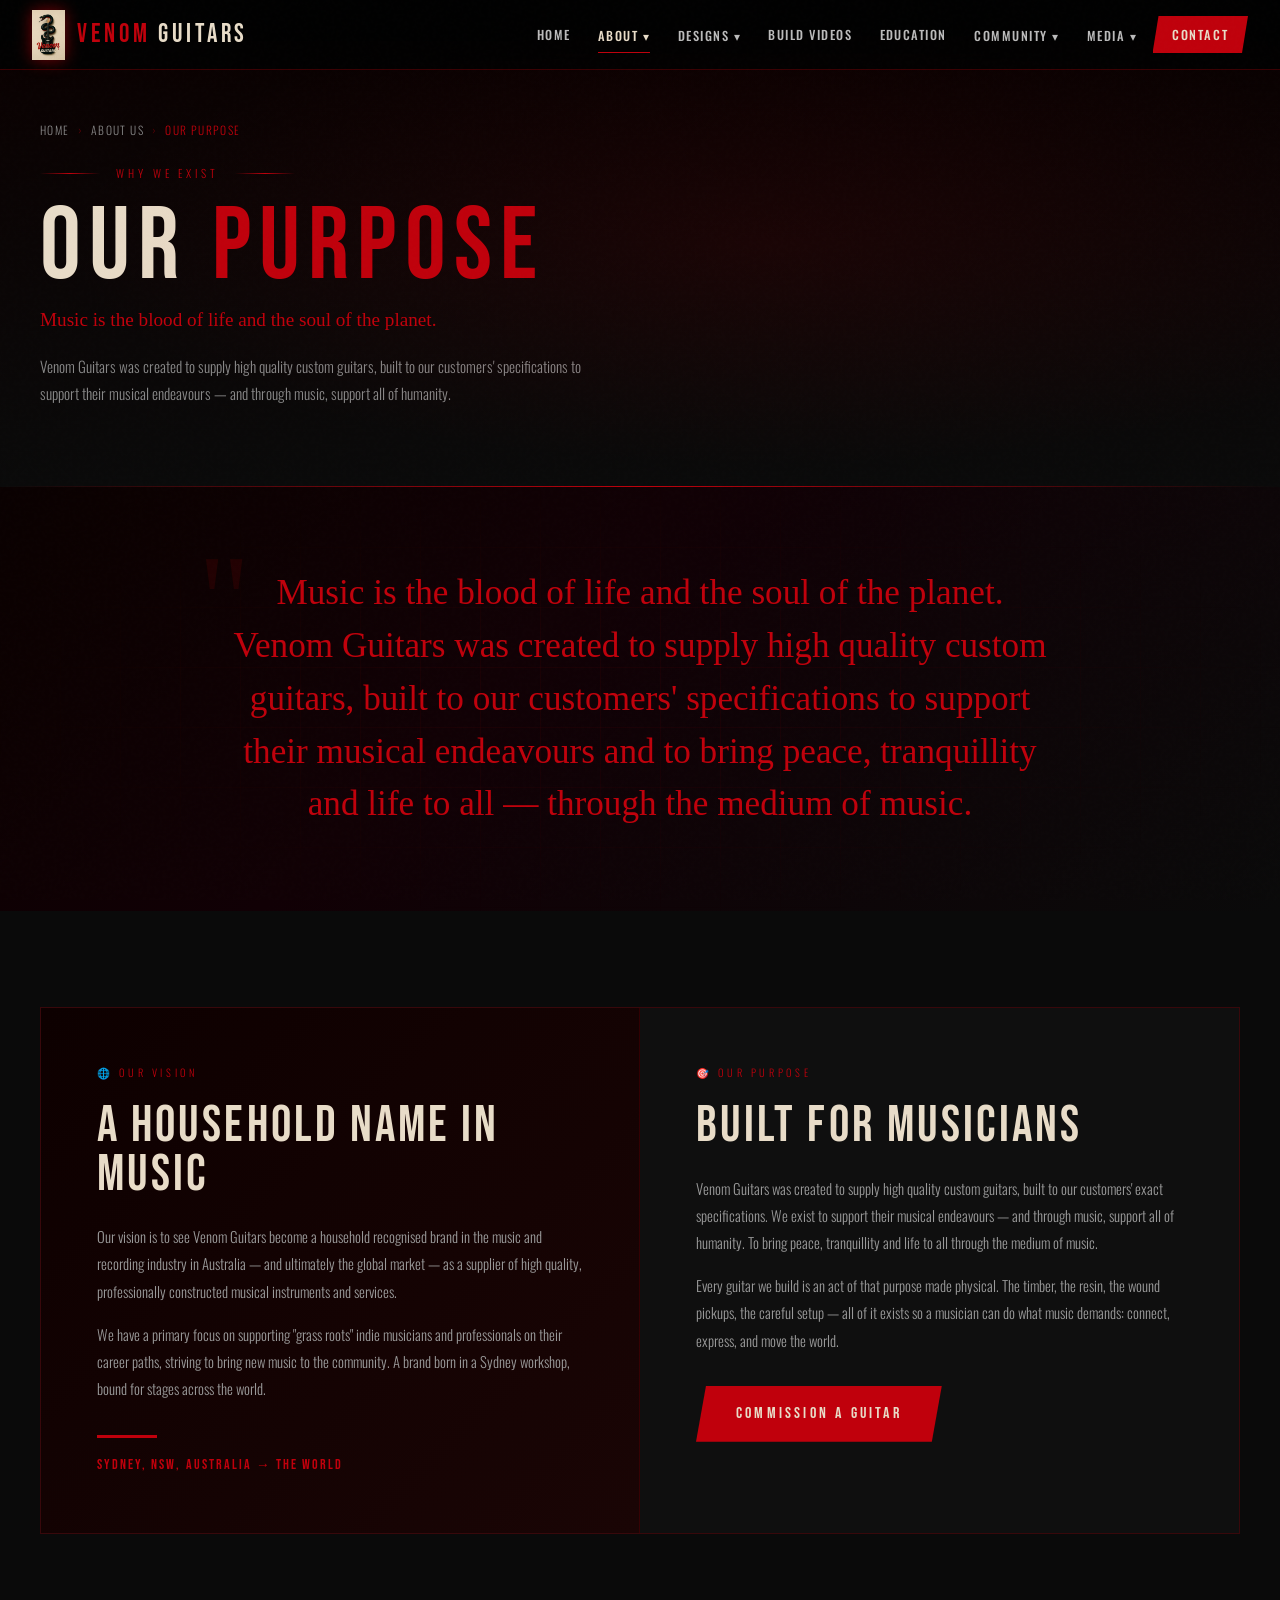
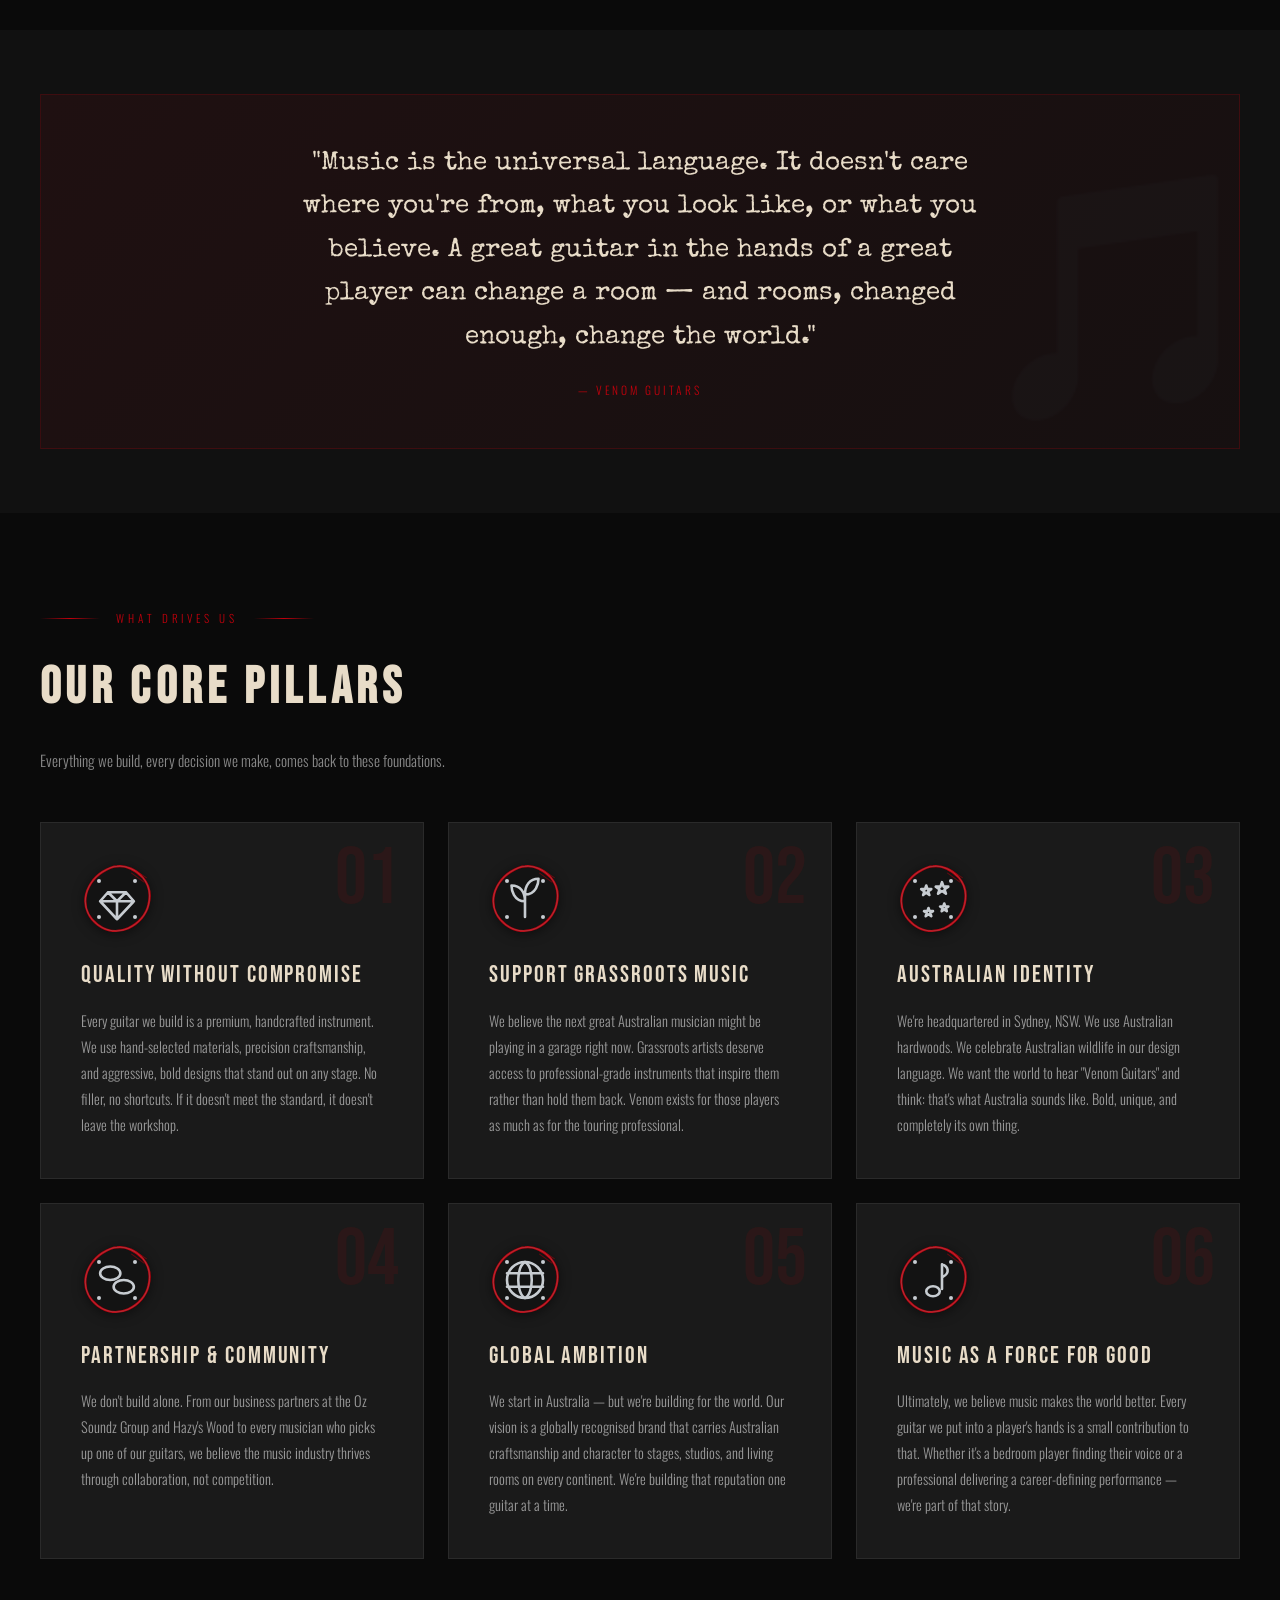
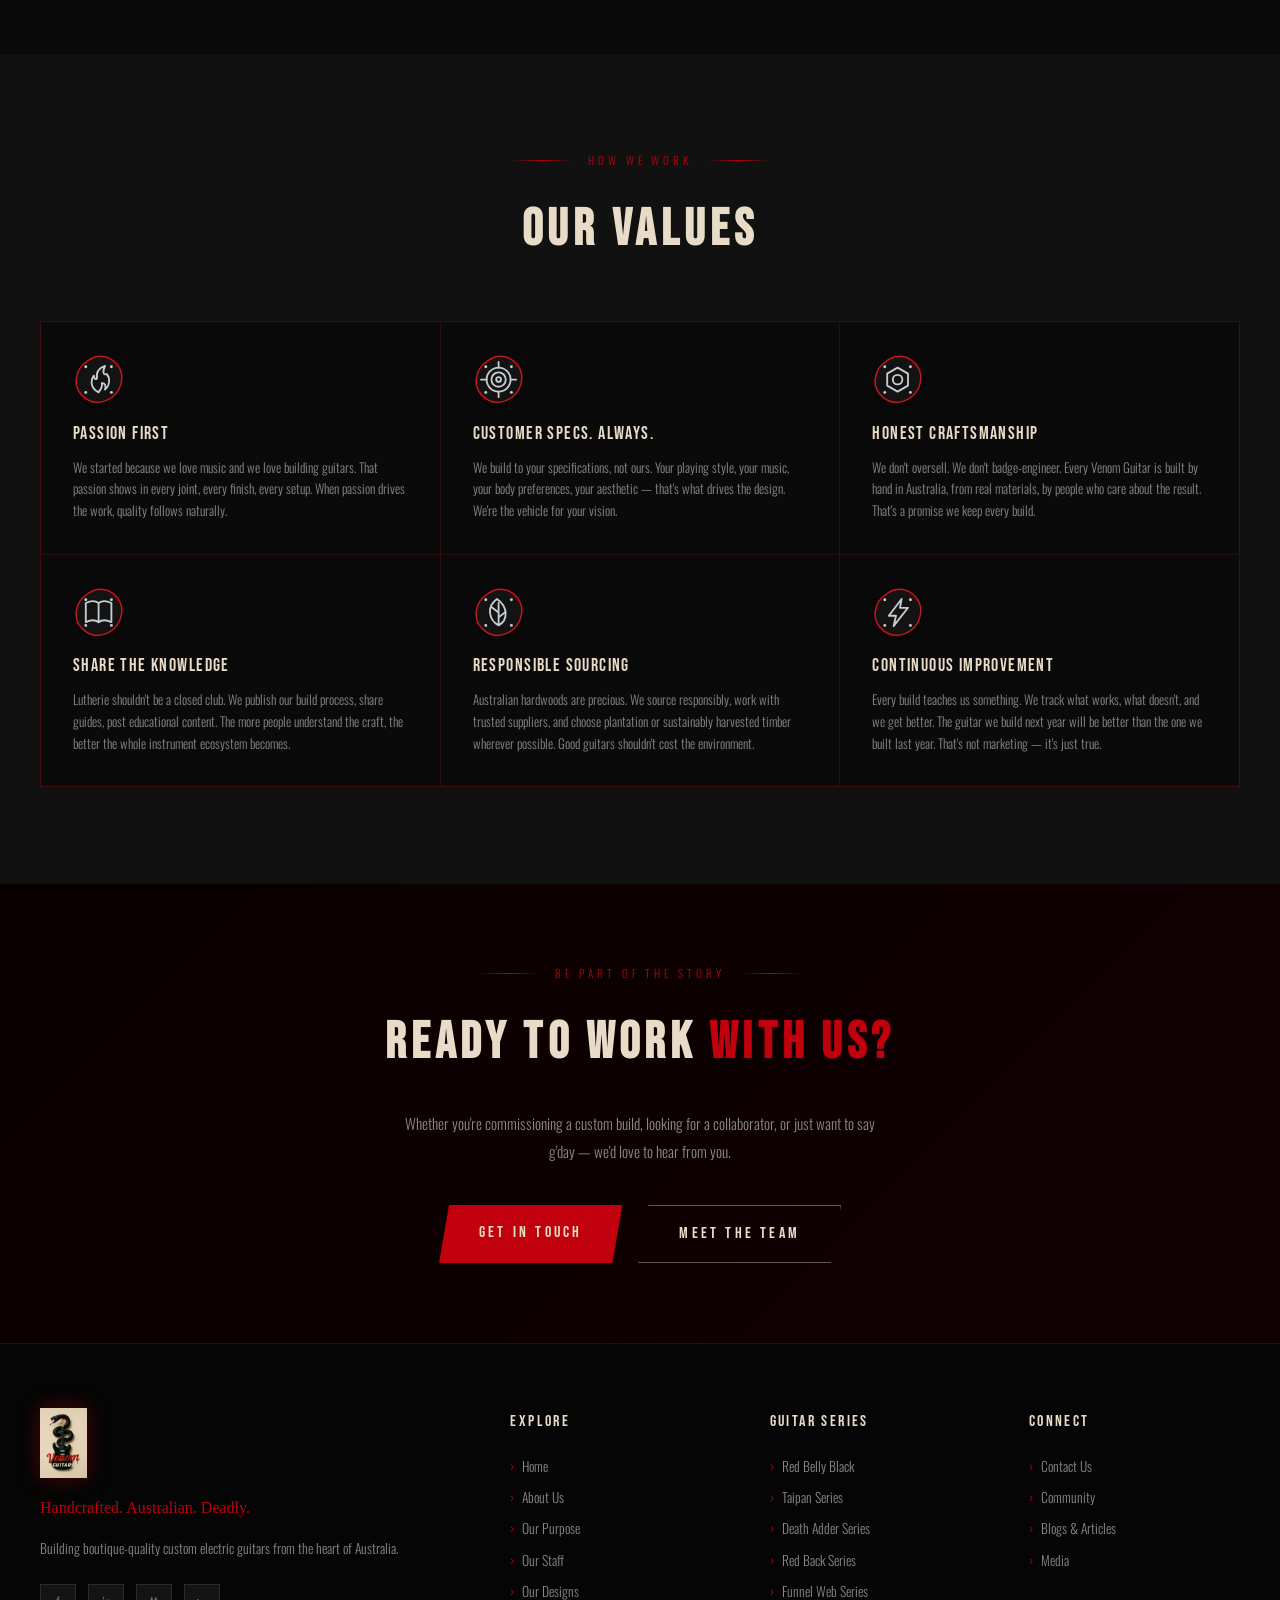
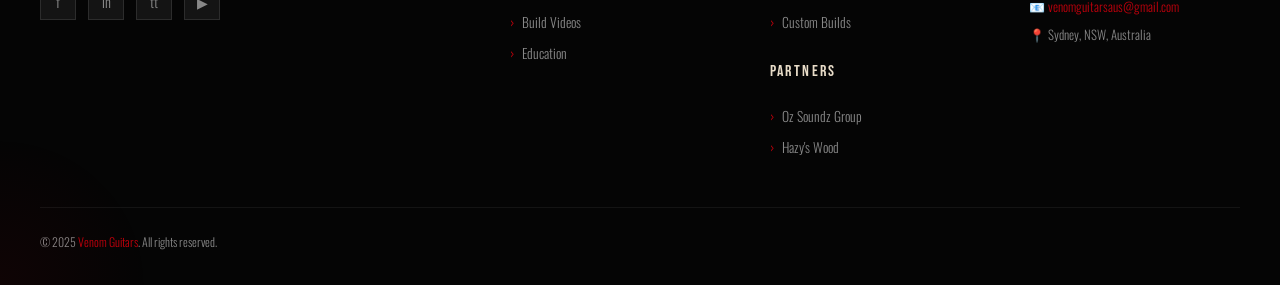
<file: our-purpose.html>
<!DOCTYPE html>
<html lang="en">
<head>
  <meta charset="UTF-8">
  <meta name="viewport" content="width=device-width, initial-scale=1.0">
  <title>Our Purpose — Venom Guitars</title>
  <meta name="description" content="Why do we exist? The vision and purpose behind Venom Guitars — supporting grassroots and professional musicians with handcrafted Australian instruments.">
  <link rel="stylesheet" href="css/style.css">
  <link rel="icon" href="images/logo.png" type="image/png">
  <style>
    .purpose-hero-block {
      padding: 5rem 2rem;
      background: linear-gradient(135deg, #0a0000 0%, #110005 40%, #0a0a0a 100%);
      position: relative;
      overflow: hidden;
      text-align: center;
    }
    .purpose-hero-block::before {
      content: '';
      position: absolute; inset: 0;
      background-image:
        linear-gradient(rgba(192,0,12,0.06) 1px, transparent 1px),
        linear-gradient(90deg, rgba(192,0,12,0.06) 1px, transparent 1px);
      background-size: 60px 60px;
      mask-image: radial-gradient(ellipse at center, black 20%, transparent 75%);
    }
    .big-quote {
      font-family: var(--font-grunge);
      font-size: clamp(1.4rem, 3.5vw, 2.2rem);
      color: var(--red);
      line-height: 1.5;
      max-width: 820px;
      margin: 0 auto;
      position: relative;
      z-index: 2;
    }
    .big-quote::before {
      content: '"';
      font-size: 8rem;
      color: rgba(192,0,12,0.12);
      position: absolute;
      top: -2rem; left: -2rem;
      font-family: Georgia, serif;
      line-height: 1;
    }

    .pillar {
      padding: 2.5rem;
      border: 1px solid rgba(255,255,255,0.07);
      background: var(--charcoal);
      position: relative;
      overflow: hidden;
      transition: border-color 0.3s, transform 0.3s;
    }
    .pillar:hover { border-color: rgba(192,0,12,0.5); transform: translateY(-4px); }
    .pillar::before {
      content: '';
      position: absolute; top: 0; left: 0; right: 0;
      height: 2px;
      background: linear-gradient(90deg, transparent, var(--red), transparent);
      opacity: 0; transition: opacity 0.3s;
    }
    .pillar:hover::before { opacity: 1; }
    .pillar-number {
      font-family: var(--font-display);
      font-size: 5rem;
      color: rgba(192,0,12,0.1);
      line-height: 1;
      position: absolute;
      top: 1rem; right: 1.5rem;
    }
    .pillar-icon { width: 4.5rem; height: 4.5rem; margin-bottom: 1.25rem; filter: drop-shadow(0 2px 6px rgba(0,0,0,0.5)); }
    .pillar-title {
      font-family: var(--font-display);
      font-size: 1.5rem;
      letter-spacing: 0.08em;
      color: var(--cream);
      margin-bottom: 0.75rem;
    }
    .pillar-text { font-size: 0.9rem; color: #999; line-height: 1.8; }

    .vision-split {
      display: grid;
      grid-template-columns: 1fr 1fr;
      gap: 0;
      border: 1px solid rgba(192,0,12,0.25);
      overflow: hidden;
    }
    .vision-panel {
      padding: 3.5rem;
    }
    .vision-panel:first-child {
      background: linear-gradient(135deg, #0d0000, #1a0505);
      border-right: 1px solid rgba(192,0,12,0.2);
    }
    .vision-panel:last-child {
      background: rgba(255,255,255,0.02);
    }
    .vision-label {
      font-size: 0.65rem;
      letter-spacing: 0.35em;
      text-transform: uppercase;
      color: var(--red);
      margin-bottom: 1.25rem;
    }
    .vision-heading {
      font-family: var(--font-display);
      font-size: clamp(2rem, 4vw, 3.5rem);
      letter-spacing: 0.06em;
      color: var(--cream);
      line-height: 0.95;
      margin-bottom: 1.5rem;
    }
    .vision-text {
      font-size: 0.92rem;
      color: #999;
      line-height: 1.85;
    }
    @media (max-width: 800px) {
      .vision-split { grid-template-columns: 1fr; }
      .vision-panel:first-child { border-right: none; border-bottom: 1px solid rgba(192,0,12,0.2); }
    }

    .music-quote {
      background: linear-gradient(135deg, rgba(192,0,12,0.08), rgba(192,0,12,0.03));
      border: 1px solid rgba(192,0,12,0.2);
      padding: 3rem;
      text-align: center;
      position: relative;
      overflow: hidden;
    }
    .music-quote-text {
      font-family: var(--font-type);
      font-size: clamp(1.1rem, 2.5vw, 1.6rem);
      color: var(--cream);
      line-height: 1.7;
      max-width: 700px;
      margin: 0 auto;
      position: relative;
      z-index: 2;
    }
    .music-quote::after {
      content: '🎵';
      position: absolute;
      font-size: 15rem;
      opacity: 0.04;
      top: 50%; right: -2rem;
      transform: translateY(-50%);
      pointer-events: none;
    }

    .values-row {
      display: grid;
      grid-template-columns: repeat(3,1fr);
      gap: 1px;
      background: rgba(192,0,12,0.15);
      border: 1px solid rgba(192,0,12,0.15);
    }
    .value-cell {
      background: var(--black);
      padding: 2rem;
      transition: background 0.3s;
    }
    .value-cell:hover { background: rgba(192,0,12,0.05); }
    .value-cell-icon { width: 3.2rem; height: 3.2rem; margin-bottom: 0.85rem; filter: drop-shadow(0 2px 5px rgba(0,0,0,0.5)); }
    .value-cell-title {
      font-family: var(--font-display);
      font-size: 1.1rem;
      letter-spacing: 0.08em;
      color: var(--cream);
      margin-bottom: 0.5rem;
    }
    .value-cell-text { font-size: 0.82rem; color: var(--grey); line-height: 1.65; }
    @media (max-width: 700px) {
      .values-row { grid-template-columns: 1fr; }
    }

    .breadcrumb {
      display: flex;
      align-items: center;
      gap: 0.5rem;
      font-size: 0.72rem;
      letter-spacing: 0.12em;
      text-transform: uppercase;
      color: var(--grey);
      margin-bottom: 1.5rem;
    }
    .breadcrumb a { color: var(--grey); transition: color 0.2s; }
    .breadcrumb a:hover { color: var(--red); }
    .breadcrumb-sep { color: rgba(192,0,12,0.4); }
    .breadcrumb-current { color: var(--red); }
  </style>
</head>
<body>

<nav class="nav" id="main-nav">
  <a href="index.html" class="nav-logo">
    <img src="images/logo.png" alt="Venom Guitars">
    <div class="nav-logo-text"><span>VENOM</span> GUITARS</div>
  </a>
  <div class="nav-links">
    <a href="index.html">Home</a>
    <div class="nav-dropdown">
      <a href="about.html" class="active">About ▾</a>
      <div class="nav-dropdown-menu">
        <a href="about.html">About Us</a>
        <a href="our-purpose.html" class="active">Our Purpose</a>
        <a href="our-staff.html">Our Staff</a>
      </div>
    </div>
    <div class="nav-dropdown">
      <a href="designs.html">Designs ▾</a>
      <div class="nav-dropdown-menu">
        <a href="designs.html">All Designs</a>
        <a href="series-red-belly-black.html">Red Belly Black Series</a>
        <a href="designs.html#taipan">Taipan Series</a>
        <a href="designs.html#death-adder">Death Adder Series</a>
        <a href="designs.html#red-back">Red Back Series</a>
        <a href="designs.html#funnel-web">Funnel Web Series</a>
        <a href="designs.html#custom">Custom Builds</a>
      </div>
    </div>
    <a href="builds.html">Build Videos</a>
    <a href="education.html">Education</a>
    <div class="nav-dropdown">
      <a href="community.html">Community ▾</a>
      <div class="nav-dropdown-menu">
        <a href="community.html">Our Community</a>
        <a href="social-media.html">Social Media</a>
      </div>
    </div>
    <div class="nav-dropdown">
      <a href="media.html">Media ▾</a>
      <div class="nav-dropdown-menu">
        <a href="media.html">Our Media</a>
        <a href="blogs-articles.html">Blogs &amp; Articles</a>
        <a href="social-media.html">Social Media</a>
      </div>
    </div>
    <a href="contact.html" class="btn-cta nav-cta">Contact</a>
  </div>
  <div class="nav-hamburger" id="hamburger"><span></span><span></span><span></span></div>
</nav>
<div class="nav-mobile" id="mobile-menu">
  <a href="index.html">Home</a>
  <a href="about.html">About Us</a>
  <a href="our-purpose.html" class="mobile-sub active">— Our Purpose</a>
  <a href="our-staff.html" class="mobile-sub">— Our Staff</a>
  <a href="designs.html">Our Designs</a>
  <a href="series-red-belly-black.html" class="mobile-sub">— Red Belly Black Series</a>
  <a href="builds.html">Build Videos</a>
  <a href="education.html">Education</a>
  <a href="community.html">Community</a>
  <a href="media.html">Media</a>
  <a href="blogs-articles.html" class="mobile-sub">— Blogs &amp; Articles</a>
  <a href="social-media.html" class="mobile-sub">— Social Media</a>
  <a href="contact.html">Contact Us</a>
</div>

<!-- PAGE HERO -->
<div class="page-hero">
  <div style="position:absolute;inset:0;background:radial-gradient(ellipse at 60% 50%,rgba(192,0,12,0.09),transparent 65%);pointer-events:none;"></div>
  <div class="container">
    <div class="breadcrumb">
      <a href="index.html">Home</a>
      <span class="breadcrumb-sep">›</span>
      <a href="about.html">About Us</a>
      <span class="breadcrumb-sep">›</span>
      <span class="breadcrumb-current">Our Purpose</span>
    </div>
    <div data-cms="s1.k1" class="section-label">Why We Exist</div>
    <div data-cms="s2.k1" class="page-hero-title">Our <span style="color:var(--red);">Purpose</span></div>
    <div data-cms="s3.k1" class="page-hero-sub">Music is the blood of life and the soul of the planet.</div>
    <p data-cms="s3.k2" style="max-width:580px;margin-top:1rem;color:var(--grey);">Venom Guitars was created to supply high quality custom guitars, built to our customers' specifications to support their musical endeavours — and through music, support all of humanity.</p>
  </div>
</div>

<!-- OPENING QUOTE HERO -->
<div class="purpose-hero-block">
  <div data-cms="s4.k1" class="big-quote">
    Music is the blood of life and the soul of the planet. Venom Guitars was created to supply high quality custom guitars, built to our customers' specifications to support their musical endeavours and to bring peace, tranquillity and life to all — through the medium of music.
  </div>
</div>

<!-- VISION + PURPOSE SPLIT -->
<section class="section section-darker">
  <div class="container">
    <div class="vision-split">
      <div class="vision-panel">
        <div data-cms="s5.k1" class="vision-label">🌐 Our Vision</div>
        <div data-cms="s5.k2" class="vision-heading">A Household Name in Music</div>
        <p data-cms="s5.k3" class="vision-text">Our vision is to see Venom Guitars become a household recognised brand in the music and recording industry in Australia — and ultimately the global market — as a supplier of high quality, professionally constructed musical instruments and services.</p>
        <p data-cms="s5.k4" class="vision-text" style="margin-top:1rem;">We have a primary focus on supporting "grass roots" indie musicians and professionals on their career paths, striving to bring new music to the community. A brand born in a Sydney workshop, bound for stages across the world.</p>
        <div class="accent-line" style="margin-top:2rem;"></div>
        <div data-cms="s5.k5" style="font-family:var(--font-display);font-size:0.85rem;letter-spacing:0.15em;color:var(--red);margin-top:0.75rem;">SYDNEY, NSW, AUSTRALIA → THE WORLD</div>
      </div>
      <div class="vision-panel">
        <div data-cms="s5.k6" class="vision-label">🎯 Our Purpose</div>
        <div data-cms="s5.k7" class="vision-heading">Built for Musicians</div>
        <p data-cms="s5.k8" class="vision-text">Venom Guitars was created to supply high quality custom guitars, built to our customers' exact specifications. We exist to support their musical endeavours — and through music, support all of humanity. To bring peace, tranquillity and life to all through the medium of music.</p>
        <p data-cms="s5.k9" class="vision-text" style="margin-top:1rem;">Every guitar we build is an act of that purpose made physical. The timber, the resin, the wound pickups, the careful setup — all of it exists so a musician can do what music demands: connect, express, and move the world.</p>
        <a data-cms="s5.k10" href="contact.html" class="btn btn-primary" style="display:inline-block;margin-top:2rem;">Commission a Guitar</a>
      </div>
    </div>
  </div>
</section>

<!-- MUSIC PHILOSOPHY QUOTE -->
<div style="padding:4rem 2rem;background:var(--deep);">
  <div class="container">
    <div class="music-quote">
      <p data-cms="s5.k11" class="music-quote-text">"Music is the universal language. It doesn't care where you're from, what you look like, or what you believe. A great guitar in the hands of a great player can change a room — and rooms, changed enough, change the world."</p>
      <div data-cms="s5.k12" style="font-family:var(--font-body);font-size:0.72rem;letter-spacing:0.25em;text-transform:uppercase;color:var(--red);margin-top:1.25rem;">— Venom Guitars</div>
    </div>
  </div>
</div>

<!-- CORE PILLARS -->
<section class="section section-darker">
  <div class="container">
    <div data-cms="s6.k1" class="section-label">What Drives Us</div>
    <h2 data-cms="s6.k2" class="display-md mb-2">Our Core Pillars</h2>
    <p data-cms="s6.k3" style="max-width:580px;margin-bottom:3rem;color:var(--grey);">Everything we build, every decision we make, comes back to these foundations.</p>
    <div class="grid-3">
      <div class="pillar reveal animate-up">
        <div class="pillar-number">01</div>
        <div class="pillar-icon"><svg viewBox="0 0 64 64" width="100%" height="100%" xmlns="http://www.w3.org/2000/svg">
            <path d="M32,3 C40,2 49,6 55,13 C61,20 62,29 60,37 C58,46 51,54 42,58 C33,62 23,61 15,55 C7,49 3,40 4,31 C5,22 11,13 19,8 C24,5 28,3 32,3 Z" fill="#131313" stroke="#c0000c" stroke-width="2"/>
            <path d="M32,3 C40,2 49,6 55,13 C61,20 62,29 60,37 C58,46 51,54 42,58 C33,62 23,61 15,55 C7,49 3,40 4,31 C5,22 11,13 19,8 C24,5 28,3 32,3 Z" fill="none" stroke="#8a9096" stroke-width="0.75" opacity="0.4"/>
            <circle cx="16" cy="16" r="1.8" fill="#c7ccd1"/>
            <circle cx="48" cy="16" r="1.8" fill="#c7ccd1"/>
            <circle cx="16" cy="48" r="1.8" fill="#c7ccd1"/>
            <circle cx="48" cy="48" r="1.8" fill="#c7ccd1"/>
            <path d="M45,9 L56,17 M49,7 L58,13" stroke="#c0000c" stroke-width="1" opacity="0.45" stroke-linecap="round"/>
            <g fill="none" stroke="#c7ccd1" stroke-width="2.3" stroke-linecap="round" stroke-linejoin="round">
              <path d="M24,26 L40,26 L47,34 L32,50 L17,34 Z M24,26 L32,34 L40,26 M17,34 L47,34 M32,34 L32,50"/>
              
            </g>
          </svg></div>
        <div data-cms="s6.k4" class="pillar-title">Quality Without Compromise</div>
        <p data-cms="s6.k5" class="pillar-text">Every guitar we build is a premium, handcrafted instrument. We use hand-selected materials, precision craftsmanship, and aggressive, bold designs that stand out on any stage. No filler, no shortcuts. If it doesn't meet the standard, it doesn't leave the workshop.</p>
      </div>
      <div class="pillar reveal animate-up delay-1">
        <div class="pillar-number">02</div>
        <div class="pillar-icon"><svg viewBox="0 0 64 64" width="100%" height="100%" xmlns="http://www.w3.org/2000/svg">
            <path d="M32,3 C40,2 49,6 55,13 C61,20 62,29 60,37 C58,46 51,54 42,58 C33,62 23,61 15,55 C7,49 3,40 4,31 C5,22 11,13 19,8 C24,5 28,3 32,3 Z" fill="#131313" stroke="#c0000c" stroke-width="2"/>
            <path d="M32,3 C40,2 49,6 55,13 C61,20 62,29 60,37 C58,46 51,54 42,58 C33,62 23,61 15,55 C7,49 3,40 4,31 C5,22 11,13 19,8 C24,5 28,3 32,3 Z" fill="none" stroke="#8a9096" stroke-width="0.75" opacity="0.4"/>
            <circle cx="16" cy="16" r="1.8" fill="#c7ccd1"/>
            <circle cx="48" cy="16" r="1.8" fill="#c7ccd1"/>
            <circle cx="16" cy="48" r="1.8" fill="#c7ccd1"/>
            <circle cx="48" cy="48" r="1.8" fill="#c7ccd1"/>
            <path d="M45,9 L56,17 M49,7 L58,13" stroke="#c0000c" stroke-width="1" opacity="0.45" stroke-linecap="round"/>
            <g fill="none" stroke="#c7ccd1" stroke-width="2.3" stroke-linecap="round" stroke-linejoin="round">
              <path d="M32,48 L32,28 M32,34 C22,34 20,24 20,20 C28,20 32,26 32,34 Z M32,28 C42,28 44,18 44,14 C36,14 32,20 32,28 Z"/>
              
            </g>
          </svg></div>
        <div data-cms="s6.k6" class="pillar-title">Support Grassroots Music</div>
        <p data-cms="s6.k7" class="pillar-text">We believe the next great Australian musician might be playing in a garage right now. Grassroots artists deserve access to professional-grade instruments that inspire them rather than hold them back. Venom exists for those players as much as for the touring professional.</p>
      </div>
      <div class="pillar reveal animate-up delay-2">
        <div class="pillar-number">03</div>
        <div class="pillar-icon"><svg viewBox="0 0 64 64" width="100%" height="100%" xmlns="http://www.w3.org/2000/svg">
            <path d="M32,3 C40,2 49,6 55,13 C61,20 62,29 60,37 C58,46 51,54 42,58 C33,62 23,61 15,55 C7,49 3,40 4,31 C5,22 11,13 19,8 C24,5 28,3 32,3 Z" fill="#131313" stroke="#c0000c" stroke-width="2"/>
            <path d="M32,3 C40,2 49,6 55,13 C61,20 62,29 60,37 C58,46 51,54 42,58 C33,62 23,61 15,55 C7,49 3,40 4,31 C5,22 11,13 19,8 C24,5 28,3 32,3 Z" fill="none" stroke="#8a9096" stroke-width="0.75" opacity="0.4"/>
            <circle cx="16" cy="16" r="1.8" fill="#c7ccd1"/>
            <circle cx="48" cy="16" r="1.8" fill="#c7ccd1"/>
            <circle cx="16" cy="48" r="1.8" fill="#c7ccd1"/>
            <circle cx="48" cy="48" r="1.8" fill="#c7ccd1"/>
            <path d="M45,9 L56,17 M49,7 L58,13" stroke="#c0000c" stroke-width="1" opacity="0.45" stroke-linecap="round"/>
            <g fill="none" stroke="#c7ccd1" stroke-width="2.3" stroke-linecap="round" stroke-linejoin="round">
              <path d="M26,20 L27.1,23.2 L30.5,23.2 L27.7,25.2 L28.8,28.5 L26,26.4 L23.2,28.5 L24.3,25.2 L21.5,23.2 L24.9,23.2 Z M40,17 L41.4,21 L45.6,21 L42.2,23.4 L43.5,27.3 L40,24.9 L36.5,27.3 L37.8,23.4 L34.4,21 L38.6,21 Z M42,36 L42.9,38.6 L45.7,38.6 L43.5,40.2 L44.3,42.8 L42,41.2 L39.7,42.8 L40.5,40.2 L38.3,38.6 L41.1,38.6 Z M28,40 L29,42.8 L32,42.8 L29.6,44.5 L30.5,47.3 L28,45.6 L25.5,47.3 L26.4,44.5 L24,42.8 L27,42.8 Z"/>
              
            </g>
          </svg></div>
        <div data-cms="s6.k8" class="pillar-title">Australian Identity</div>
        <p data-cms="s6.k9" class="pillar-text">We're headquartered in Sydney, NSW. We use Australian hardwoods. We celebrate Australian wildlife in our design language. We want the world to hear "Venom Guitars" and think: that's what Australia sounds like. Bold, unique, and completely its own thing.</p>
      </div>
      <div class="pillar reveal animate-up">
        <div class="pillar-number">04</div>
        <div class="pillar-icon"><svg viewBox="0 0 64 64" width="100%" height="100%" xmlns="http://www.w3.org/2000/svg">
            <path d="M32,3 C40,2 49,6 55,13 C61,20 62,29 60,37 C58,46 51,54 42,58 C33,62 23,61 15,55 C7,49 3,40 4,31 C5,22 11,13 19,8 C24,5 28,3 32,3 Z" fill="#131313" stroke="#c0000c" stroke-width="2"/>
            <path d="M32,3 C40,2 49,6 55,13 C61,20 62,29 60,37 C58,46 51,54 42,58 C33,62 23,61 15,55 C7,49 3,40 4,31 C5,22 11,13 19,8 C24,5 28,3 32,3 Z" fill="none" stroke="#8a9096" stroke-width="0.75" opacity="0.4"/>
            <circle cx="16" cy="16" r="1.8" fill="#c7ccd1"/>
            <circle cx="48" cy="16" r="1.8" fill="#c7ccd1"/>
            <circle cx="16" cy="48" r="1.8" fill="#c7ccd1"/>
            <circle cx="48" cy="48" r="1.8" fill="#c7ccd1"/>
            <path d="M45,9 L56,17 M49,7 L58,13" stroke="#c0000c" stroke-width="1" opacity="0.45" stroke-linecap="round"/>
            <g fill="none" stroke="#c7ccd1" stroke-width="2.3" stroke-linecap="round" stroke-linejoin="round">
              <path d="M17,26 a9,6 0 1,0 18,0 a9,6 0 1,0 -18,0 M29,38 a9,6 0 1,0 18,0 a9,6 0 1,0 -18,0"/>
              
            </g>
          </svg></div>
        <div data-cms="s6.k10" class="pillar-title">Partnership & Community</div>
        <p data-cms="s6.k11" class="pillar-text">We don't build alone. From our business partners at the Oz Soundz Group and Hazy's Wood to every musician who picks up one of our guitars, we believe the music industry thrives through collaboration, not competition.</p>
      </div>
      <div class="pillar reveal animate-up delay-1">
        <div class="pillar-number">05</div>
        <div class="pillar-icon"><svg viewBox="0 0 64 64" width="100%" height="100%" xmlns="http://www.w3.org/2000/svg">
            <path d="M32,3 C40,2 49,6 55,13 C61,20 62,29 60,37 C58,46 51,54 42,58 C33,62 23,61 15,55 C7,49 3,40 4,31 C5,22 11,13 19,8 C24,5 28,3 32,3 Z" fill="#131313" stroke="#c0000c" stroke-width="2"/>
            <path d="M32,3 C40,2 49,6 55,13 C61,20 62,29 60,37 C58,46 51,54 42,58 C33,62 23,61 15,55 C7,49 3,40 4,31 C5,22 11,13 19,8 C24,5 28,3 32,3 Z" fill="none" stroke="#8a9096" stroke-width="0.75" opacity="0.4"/>
            <circle cx="16" cy="16" r="1.8" fill="#c7ccd1"/>
            <circle cx="48" cy="16" r="1.8" fill="#c7ccd1"/>
            <circle cx="16" cy="48" r="1.8" fill="#c7ccd1"/>
            <circle cx="48" cy="48" r="1.8" fill="#c7ccd1"/>
            <path d="M45,9 L56,17 M49,7 L58,13" stroke="#c0000c" stroke-width="1" opacity="0.45" stroke-linecap="round"/>
            <g fill="none" stroke="#c7ccd1" stroke-width="2.3" stroke-linecap="round" stroke-linejoin="round">
              <path d="M32,16 C24,20 24,44 32,48 C40,44 40,20 32,16 Z M16,26 L48,26 M16,38 L48,38"/>
              <circle cx="32" cy="32" r="16" fill="none"/>
            </g>
          </svg></div>
        <div data-cms="s6.k12" class="pillar-title">Global Ambition</div>
        <p data-cms="s6.k13" class="pillar-text">We start in Australia — but we're building for the world. Our vision is a globally recognised brand that carries Australian craftsmanship and character to stages, studios, and living rooms on every continent. We're building that reputation one guitar at a time.</p>
      </div>
      <div class="pillar reveal animate-up delay-2">
        <div class="pillar-number">06</div>
        <div class="pillar-icon"><svg viewBox="0 0 64 64" width="100%" height="100%" xmlns="http://www.w3.org/2000/svg">
            <path d="M32,3 C40,2 49,6 55,13 C61,20 62,29 60,37 C58,46 51,54 42,58 C33,62 23,61 15,55 C7,49 3,40 4,31 C5,22 11,13 19,8 C24,5 28,3 32,3 Z" fill="#131313" stroke="#c0000c" stroke-width="2"/>
            <path d="M32,3 C40,2 49,6 55,13 C61,20 62,29 60,37 C58,46 51,54 42,58 C33,62 23,61 15,55 C7,49 3,40 4,31 C5,22 11,13 19,8 C24,5 28,3 32,3 Z" fill="none" stroke="#8a9096" stroke-width="0.75" opacity="0.4"/>
            <circle cx="16" cy="16" r="1.8" fill="#c7ccd1"/>
            <circle cx="48" cy="16" r="1.8" fill="#c7ccd1"/>
            <circle cx="16" cy="48" r="1.8" fill="#c7ccd1"/>
            <circle cx="48" cy="48" r="1.8" fill="#c7ccd1"/>
            <path d="M45,9 L56,17 M49,7 L58,13" stroke="#c0000c" stroke-width="1" opacity="0.45" stroke-linecap="round"/>
            <g fill="none" stroke="#c7ccd1" stroke-width="2.3" stroke-linecap="round" stroke-linejoin="round">
              <path d="M40,18 L40,40 M40,18 C46,20 47,26 41,29"/>
              <ellipse cx="32" cy="42" rx="6" ry="4.5"/>
            </g>
          </svg></div>
        <div data-cms="s6.k14" class="pillar-title">Music as a Force for Good</div>
        <p data-cms="s6.k15" class="pillar-text">Ultimately, we believe music makes the world better. Every guitar we put into a player's hands is a small contribution to that. Whether it's a bedroom player finding their voice or a professional delivering a career-defining performance — we're part of that story.</p>
      </div>
    </div>
  </div>
</section>

<!-- VALUES GRID -->
<section class="section section-dark">
  <div class="container">
    <div data-cms="s7.k1" class="section-label" style="justify-content:center;">How We Work</div>
    <h2 data-cms="s7.k2" class="display-md text-center mb-6">Our Values</h2>
    <div class="values-row">
      <div class="value-cell">
        <div class="value-cell-icon"><svg viewBox="0 0 64 64" width="100%" height="100%" xmlns="http://www.w3.org/2000/svg">
            <path d="M32,3 C40,2 49,6 55,13 C61,20 62,29 60,37 C58,46 51,54 42,58 C33,62 23,61 15,55 C7,49 3,40 4,31 C5,22 11,13 19,8 C24,5 28,3 32,3 Z" fill="#131313" stroke="#c0000c" stroke-width="2"/>
            <path d="M32,3 C40,2 49,6 55,13 C61,20 62,29 60,37 C58,46 51,54 42,58 C33,62 23,61 15,55 C7,49 3,40 4,31 C5,22 11,13 19,8 C24,5 28,3 32,3 Z" fill="none" stroke="#8a9096" stroke-width="0.75" opacity="0.4"/>
            <circle cx="16" cy="16" r="1.8" fill="#c7ccd1"/>
            <circle cx="48" cy="16" r="1.8" fill="#c7ccd1"/>
            <circle cx="16" cy="48" r="1.8" fill="#c7ccd1"/>
            <circle cx="48" cy="48" r="1.8" fill="#c7ccd1"/>
            <path d="M45,9 L56,17 M49,7 L58,13" stroke="#c0000c" stroke-width="1" opacity="0.45" stroke-linecap="round"/>
            <g fill="none" stroke="#c7ccd1" stroke-width="2.3" stroke-linecap="round" stroke-linejoin="round">
              <path d="M32,48 C23,43 21,35 26,27 C26.5,31 28.5,32.5 30,30.5 C28.5,23 32.5,17 40,15 C36.5,22.5 38,27 42,25 C46.5,29.5 46.5,39 40,44.5 C42,39.5 39.5,36 36,36.5 C37.5,41 34,44.5 32,48 Z"/>
              
            </g>
          </svg></div>
        <div data-cms="s7.k3" class="value-cell-title">Passion First</div>
        <p data-cms="s7.k4" class="value-cell-text">We started because we love music and we love building guitars. That passion shows in every joint, every finish, every setup. When passion drives the work, quality follows naturally.</p>
      </div>
      <div class="value-cell">
        <div class="value-cell-icon"><svg viewBox="0 0 64 64" width="100%" height="100%" xmlns="http://www.w3.org/2000/svg">
            <path d="M32,3 C40,2 49,6 55,13 C61,20 62,29 60,37 C58,46 51,54 42,58 C33,62 23,61 15,55 C7,49 3,40 4,31 C5,22 11,13 19,8 C24,5 28,3 32,3 Z" fill="#131313" stroke="#c0000c" stroke-width="2"/>
            <path d="M32,3 C40,2 49,6 55,13 C61,20 62,29 60,37 C58,46 51,54 42,58 C33,62 23,61 15,55 C7,49 3,40 4,31 C5,22 11,13 19,8 C24,5 28,3 32,3 Z" fill="none" stroke="#8a9096" stroke-width="0.75" opacity="0.4"/>
            <circle cx="16" cy="16" r="1.8" fill="#c7ccd1"/>
            <circle cx="48" cy="16" r="1.8" fill="#c7ccd1"/>
            <circle cx="16" cy="48" r="1.8" fill="#c7ccd1"/>
            <circle cx="48" cy="48" r="1.8" fill="#c7ccd1"/>
            <path d="M45,9 L56,17 M49,7 L58,13" stroke="#c0000c" stroke-width="1" opacity="0.45" stroke-linecap="round"/>
            <g fill="none" stroke="#c7ccd1" stroke-width="2.3" stroke-linecap="round" stroke-linejoin="round">
              <path d="M32,10 L32,17 M32,47 L32,54 M10,32 L17,32 M47,32 L54,32"/>
              <circle cx="32" cy="32" r="15" fill="none"/><circle cx="32" cy="32" r="9" fill="none"/><circle cx="32" cy="32" r="3" fill="none"/>
            </g>
          </svg></div>
        <div data-cms="s7.k5" class="value-cell-title">Customer Specs. Always.</div>
        <p data-cms="s7.k6" class="value-cell-text">We build to your specifications, not ours. Your playing style, your music, your body preferences, your aesthetic — that's what drives the design. We're the vehicle for your vision.</p>
      </div>
      <div class="value-cell">
        <div class="value-cell-icon"><svg viewBox="0 0 64 64" width="100%" height="100%" xmlns="http://www.w3.org/2000/svg">
            <path d="M32,3 C40,2 49,6 55,13 C61,20 62,29 60,37 C58,46 51,54 42,58 C33,62 23,61 15,55 C7,49 3,40 4,31 C5,22 11,13 19,8 C24,5 28,3 32,3 Z" fill="#131313" stroke="#c0000c" stroke-width="2"/>
            <path d="M32,3 C40,2 49,6 55,13 C61,20 62,29 60,37 C58,46 51,54 42,58 C33,62 23,61 15,55 C7,49 3,40 4,31 C5,22 11,13 19,8 C24,5 28,3 32,3 Z" fill="none" stroke="#8a9096" stroke-width="0.75" opacity="0.4"/>
            <circle cx="16" cy="16" r="1.8" fill="#c7ccd1"/>
            <circle cx="48" cy="16" r="1.8" fill="#c7ccd1"/>
            <circle cx="16" cy="48" r="1.8" fill="#c7ccd1"/>
            <circle cx="48" cy="48" r="1.8" fill="#c7ccd1"/>
            <path d="M45,9 L56,17 M49,7 L58,13" stroke="#c0000c" stroke-width="1" opacity="0.45" stroke-linecap="round"/>
            <g fill="none" stroke="#c7ccd1" stroke-width="2.3" stroke-linecap="round" stroke-linejoin="round">
              <path d="M32,17 L44.99,24.5 L44.99,39.5 L32,47 L19.01,39.5 L19.01,24.5 Z"/>
              <circle cx="32" cy="32" r="6" fill="none"/>
            </g>
          </svg></div>
        <div data-cms="s7.k7" class="value-cell-title">Honest Craftsmanship</div>
        <p data-cms="s7.k8" class="value-cell-text">We don't oversell. We don't badge-engineer. Every Venom Guitar is built by hand in Australia, from real materials, by people who care about the result. That's a promise we keep every build.</p>
      </div>
      <div class="value-cell">
        <div class="value-cell-icon"><svg viewBox="0 0 64 64" width="100%" height="100%" xmlns="http://www.w3.org/2000/svg">
            <path d="M32,3 C40,2 49,6 55,13 C61,20 62,29 60,37 C58,46 51,54 42,58 C33,62 23,61 15,55 C7,49 3,40 4,31 C5,22 11,13 19,8 C24,5 28,3 32,3 Z" fill="#131313" stroke="#c0000c" stroke-width="2"/>
            <path d="M32,3 C40,2 49,6 55,13 C61,20 62,29 60,37 C58,46 51,54 42,58 C33,62 23,61 15,55 C7,49 3,40 4,31 C5,22 11,13 19,8 C24,5 28,3 32,3 Z" fill="none" stroke="#8a9096" stroke-width="0.75" opacity="0.4"/>
            <circle cx="16" cy="16" r="1.8" fill="#c7ccd1"/>
            <circle cx="48" cy="16" r="1.8" fill="#c7ccd1"/>
            <circle cx="16" cy="48" r="1.8" fill="#c7ccd1"/>
            <circle cx="48" cy="48" r="1.8" fill="#c7ccd1"/>
            <path d="M45,9 L56,17 M49,7 L58,13" stroke="#c0000c" stroke-width="1" opacity="0.45" stroke-linecap="round"/>
            <g fill="none" stroke="#c7ccd1" stroke-width="2.3" stroke-linecap="round" stroke-linejoin="round">
              <path d="M16,20 C22,17 28,17 32,20 C36,17 42,17 48,20 L48,44 C42,41 36,41 32,44 C28,41 22,41 16,44 Z M32,20 L32,44"/>
              
            </g>
          </svg></div>
        <div data-cms="s7.k9" class="value-cell-title">Share the Knowledge</div>
        <p data-cms="s7.k10" class="value-cell-text">Lutherie shouldn't be a closed club. We publish our build process, share guides, post educational content. The more people understand the craft, the better the whole instrument ecosystem becomes.</p>
      </div>
      <div class="value-cell">
        <div class="value-cell-icon"><svg viewBox="0 0 64 64" width="100%" height="100%" xmlns="http://www.w3.org/2000/svg">
            <path d="M32,3 C40,2 49,6 55,13 C61,20 62,29 60,37 C58,46 51,54 42,58 C33,62 23,61 15,55 C7,49 3,40 4,31 C5,22 11,13 19,8 C24,5 28,3 32,3 Z" fill="#131313" stroke="#c0000c" stroke-width="2"/>
            <path d="M32,3 C40,2 49,6 55,13 C61,20 62,29 60,37 C58,46 51,54 42,58 C33,62 23,61 15,55 C7,49 3,40 4,31 C5,22 11,13 19,8 C24,5 28,3 32,3 Z" fill="none" stroke="#8a9096" stroke-width="0.75" opacity="0.4"/>
            <circle cx="16" cy="16" r="1.8" fill="#c7ccd1"/>
            <circle cx="48" cy="16" r="1.8" fill="#c7ccd1"/>
            <circle cx="16" cy="48" r="1.8" fill="#c7ccd1"/>
            <circle cx="48" cy="48" r="1.8" fill="#c7ccd1"/>
            <path d="M45,9 L56,17 M49,7 L58,13" stroke="#c0000c" stroke-width="1" opacity="0.45" stroke-linecap="round"/>
            <g fill="none" stroke="#c7ccd1" stroke-width="2.3" stroke-linecap="round" stroke-linejoin="round">
              <path d="M32,48 C19,41 17,24 30,15 C43,24 45,41 32,48 Z M32,46 L32,20 M32,32 L23,25 M32,38 L41,31"/>
              
            </g>
          </svg></div>
        <div data-cms="s7.k11" class="value-cell-title">Responsible Sourcing</div>
        <p data-cms="s7.k12" class="value-cell-text">Australian hardwoods are precious. We source responsibly, work with trusted suppliers, and choose plantation or sustainably harvested timber wherever possible. Good guitars shouldn't cost the environment.</p>
      </div>
      <div class="value-cell">
        <div class="value-cell-icon"><svg viewBox="0 0 64 64" width="100%" height="100%" xmlns="http://www.w3.org/2000/svg">
            <path d="M32,3 C40,2 49,6 55,13 C61,20 62,29 60,37 C58,46 51,54 42,58 C33,62 23,61 15,55 C7,49 3,40 4,31 C5,22 11,13 19,8 C24,5 28,3 32,3 Z" fill="#131313" stroke="#c0000c" stroke-width="2"/>
            <path d="M32,3 C40,2 49,6 55,13 C61,20 62,29 60,37 C58,46 51,54 42,58 C33,62 23,61 15,55 C7,49 3,40 4,31 C5,22 11,13 19,8 C24,5 28,3 32,3 Z" fill="none" stroke="#8a9096" stroke-width="0.75" opacity="0.4"/>
            <circle cx="16" cy="16" r="1.8" fill="#c7ccd1"/>
            <circle cx="48" cy="16" r="1.8" fill="#c7ccd1"/>
            <circle cx="16" cy="48" r="1.8" fill="#c7ccd1"/>
            <circle cx="48" cy="48" r="1.8" fill="#c7ccd1"/>
            <path d="M45,9 L56,17 M49,7 L58,13" stroke="#c0000c" stroke-width="1" opacity="0.45" stroke-linecap="round"/>
            <g fill="none" stroke="#c7ccd1" stroke-width="2.3" stroke-linecap="round" stroke-linejoin="round">
              <path d="M37,15 L21,36 L30,36 L27,49 L45,26 L35,26 Z"/>
              
            </g>
          </svg></div>
        <div data-cms="s7.k13" class="value-cell-title">Continuous Improvement</div>
        <p data-cms="s7.k14" class="value-cell-text">Every build teaches us something. We track what works, what doesn't, and we get better. The guitar we build next year will be better than the one we built last year. That's not marketing — it's just true.</p>
      </div>
    </div>
  </div>
</section>

<!-- CTA -->
<section style="padding:5rem 2rem;background:linear-gradient(135deg,#0a0000,#110003);border-top:1px solid rgba(192,0,12,0.2);text-align:center;">
  <div class="container">
    <div data-cms="s8.k1" class="section-label" style="justify-content:center;">Be Part of the Story</div>
    <h2 data-cms="s8.k2" class="display-md mb-3">Ready to Work <span data-cms="s8.k3" class="text-red">With Us?</span></h2>
    <p data-cms="s8.k4" style="max-width:480px;margin:0 auto 2.5rem;color:var(--grey);">Whether you're commissioning a custom build, looking for a collaborator, or just want to say g'day — we'd love to hear from you.</p>
    <div class="btn-group" style="justify-content:center;">
      <a data-cms="s8.k5" href="contact.html" class="btn btn-primary">Get in Touch</a>
      <a data-cms="s8.k6" href="our-staff.html" class="btn btn-outline">Meet the Team</a>
    </div>
  </div>
</section>

<footer class="footer">
  <div class="footer-grid">
    <div>
      <img src="images/logo.png" alt="Venom Guitars" class="footer-brand-logo">
      <div data-site="tagline" class="footer-tagline">Handcrafted. Australian. Deadly.</div>
      <p data-site="footer_desc" class="footer-desc">Building boutique-quality custom electric guitars from the heart of Australia.</p>
      <div class="footer-social">
        <a data-site-href="facebook" href="https://www.facebook.com/venomguitars" target="_blank">f</a>
        <a data-site-href="instagram" href="https://www.instagram.com/venomguitars" target="_blank">in</a>
        <a data-site-href="tiktok" href="https://www.tiktok.com/@venomguitars" target="_blank">tt</a>
        <a data-site-href="youtube" href="https://www.youtube.com/@venomguitars" target="_blank">▶</a>
      </div>
    </div>
    <div>
      <div class="footer-heading">Explore</div>
      <div class="footer-links">
        <a href="index.html">Home</a><a href="about.html">About Us</a>
        <a href="our-purpose.html">Our Purpose</a><a href="our-staff.html">Our Staff</a>
        <a href="designs.html">Our Designs</a><a href="builds.html">Build Videos</a>
        <a href="education.html">Education</a>
      </div>
    </div>
    <div>
      <div class="footer-heading">Guitar Series</div>
      <div class="footer-links">
        <a href="series-red-belly-black.html">Red Belly Black</a>
        <a href="designs.html#taipan">Taipan Series</a>
        <a href="designs.html#death-adder">Death Adder Series</a>
        <a href="designs.html#red-back">Red Back Series</a>
        <a href="designs.html#funnel-web">Funnel Web Series</a>
        <a href="designs.html#custom">Custom Builds</a>
      </div>
      <div class="footer-heading" style="margin-top:1.5rem;">Partners</div>
      <div class="footer-links">
        <a href="https://ozsoundzgroup.com.au" target="_blank">Oz Soundz Group</a>
        <a href="https://hazyswood.com.au" target="_blank">Hazy's Wood</a>
      </div>
    </div>
    <div>
      <div class="footer-heading">Connect</div>
      <div class="footer-links">
        <a href="contact.html">Contact Us</a><a href="community.html">Community</a>
        <a href="blogs-articles.html">Blogs &amp; Articles</a><a href="media.html">Media</a>
      </div>
      <div style="margin-top:1.5rem;font-size:0.8rem;color:var(--grey);">📧 <a data-site-mail href="mailto:venomguitarsaus@gmail.com" style="color:var(--red);">venomguitarsaus@gmail.com</a></div>
      <div style="font-size:0.8rem;color:var(--grey);margin-top:0.4rem;">📍 Sydney, NSW, Australia</div>
    </div>
  </div>
  <div class="footer-bottom">
    <div data-site="copyright">© 2025 <span class="footer-bottom-brand">Venom Guitars</span>. All rights reserved. Made in Australia.</div>
  </div>
</footer>
<script src="js/main.js"></script>
<script src="js/content.js" defer></script>
</body>
</html>
</file>
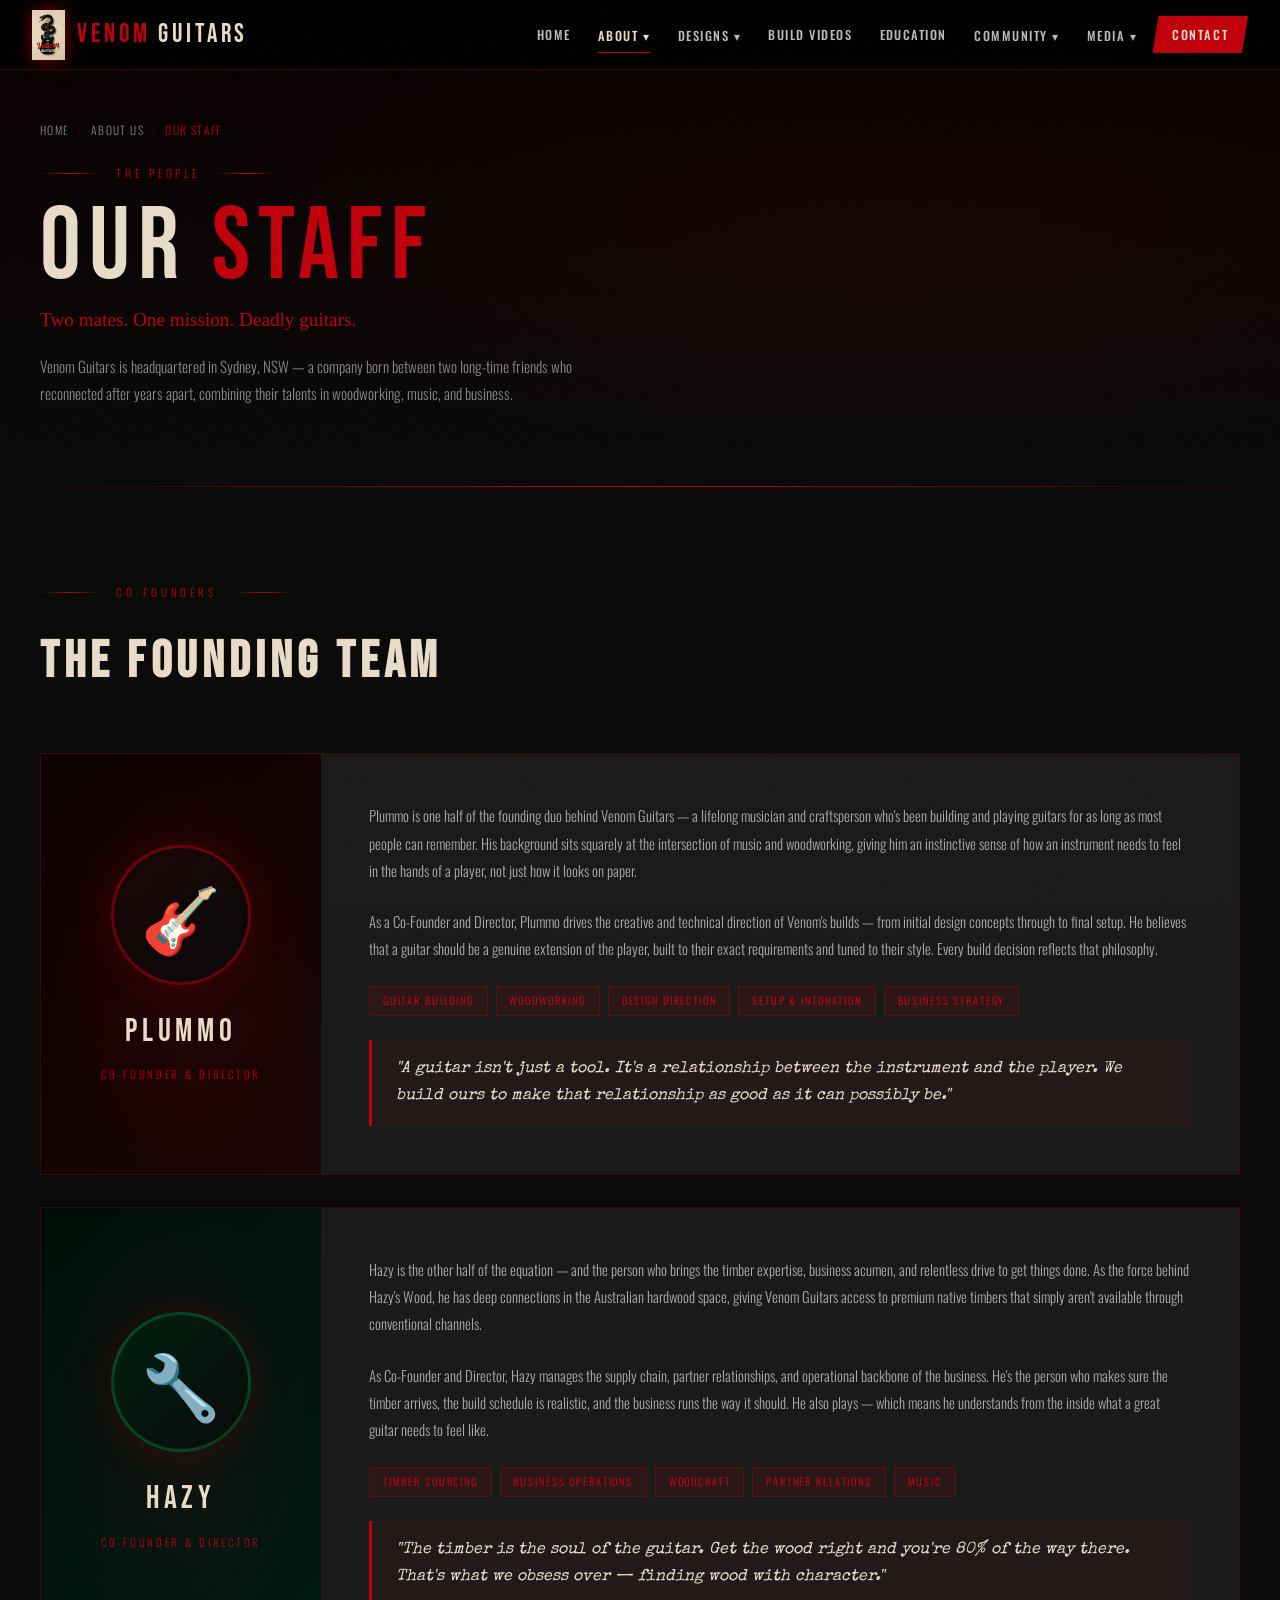
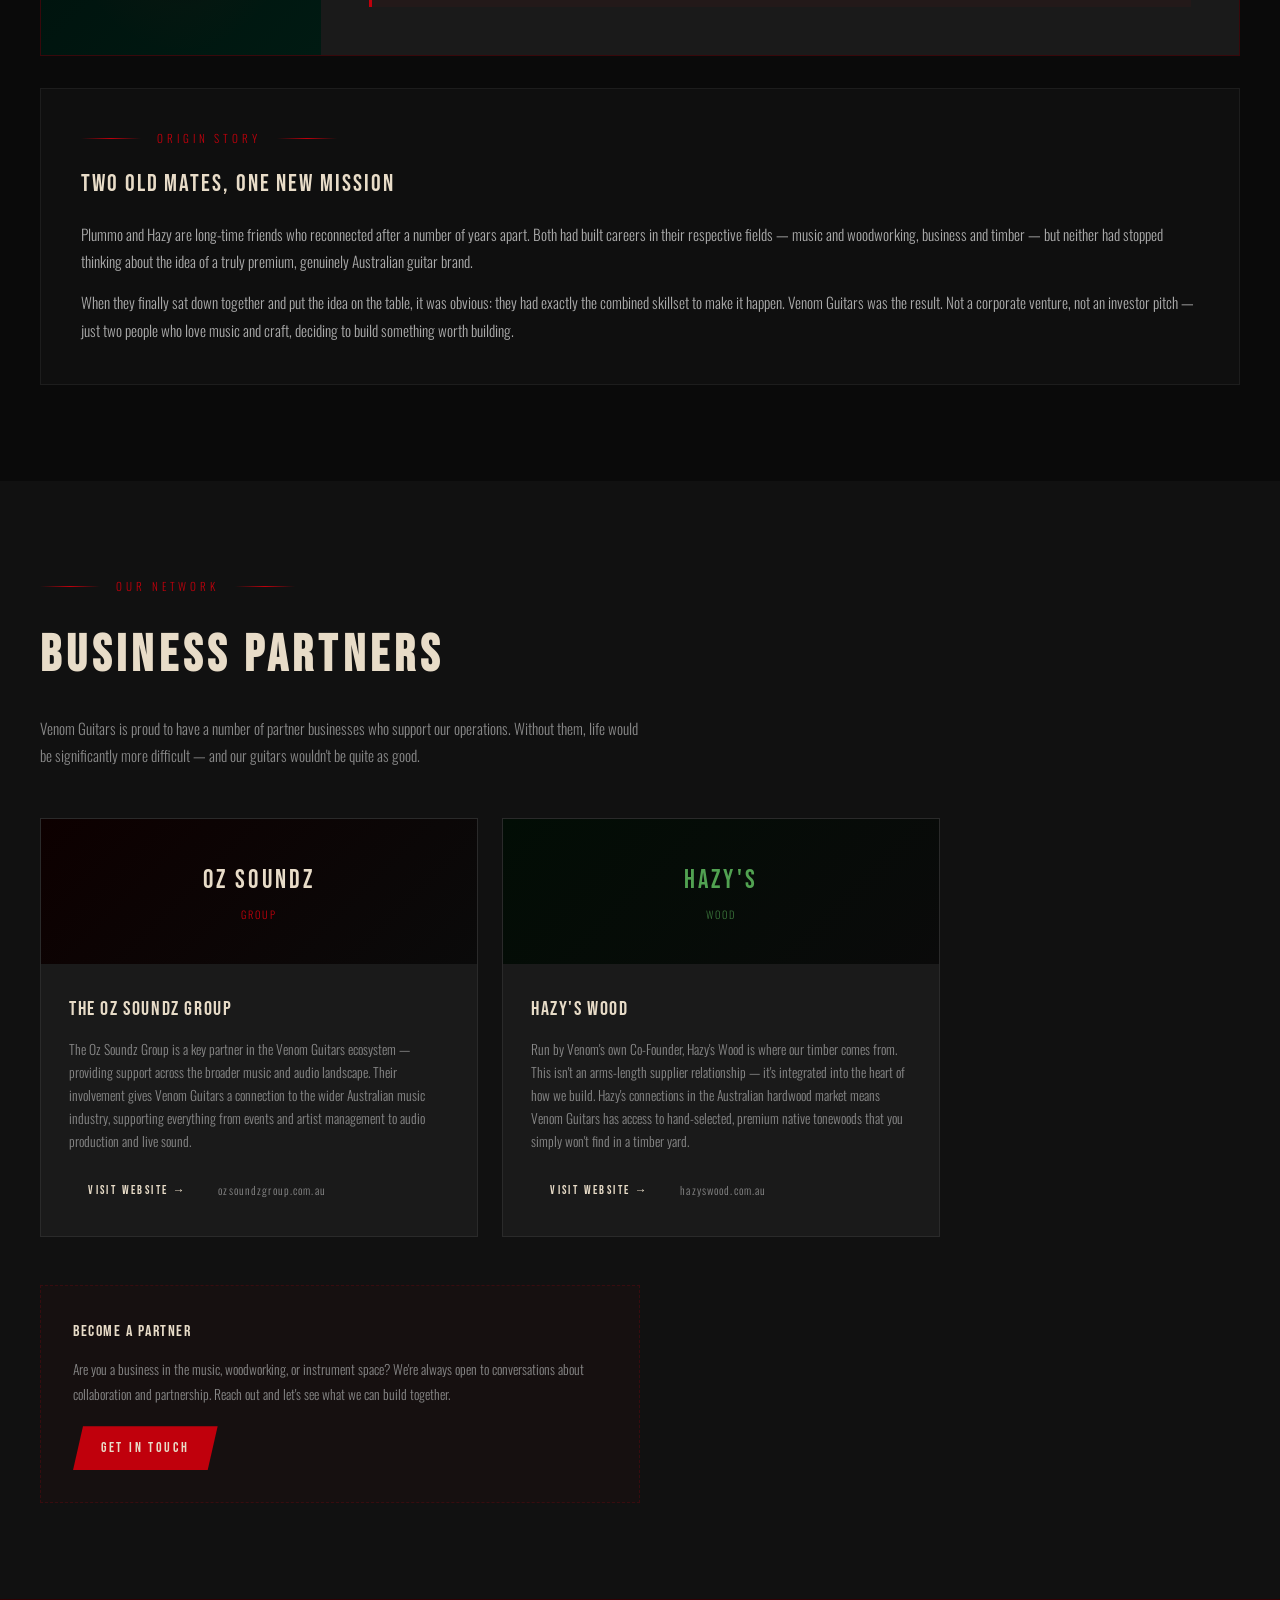
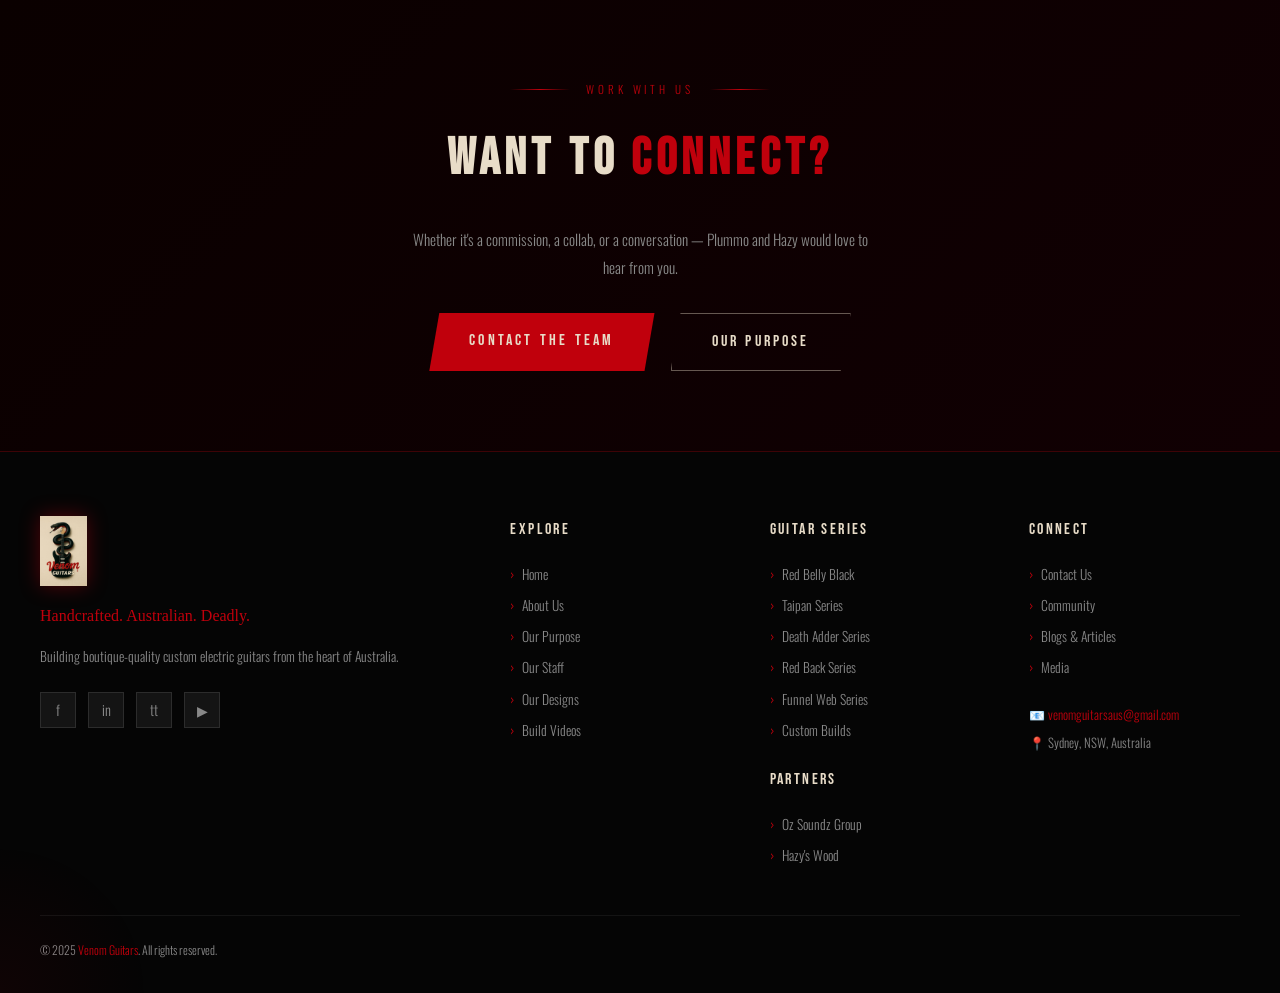
<file: our-staff.html>
<!DOCTYPE html>
<html lang="en">
<head>
  <meta charset="UTF-8">
  <meta name="viewport" content="width=device-width, initial-scale=1.0">
  <title>Our Staff — Venom Guitars</title>
  <meta name="description" content="Meet Plummo and Hazy — the co-founders and directors behind Venom Guitars. Two long-time friends combining woodworking, music, and business to build Australia's premier custom guitar brand.">
  <link rel="stylesheet" href="css/style.css">
  <link rel="icon" href="images/logo.png" type="image/png">
  <style>
    .founder-card {
      display: grid;
      grid-template-columns: 280px 1fr;
      gap: 0;
      border: 1px solid rgba(192,0,12,0.25);
      overflow: hidden;
      margin-bottom: 2rem;
      transition: border-color 0.3s;
    }
    .founder-card:hover { border-color: rgba(192,0,12,0.6); }
    .founder-photo-panel {
      background: linear-gradient(135deg, #0d0000, #1a0505);
      display: flex;
      flex-direction: column;
      align-items: center;
      justify-content: center;
      padding: 3rem 2rem;
      position: relative;
      overflow: hidden;
    }
    .founder-photo-panel::before {
      content: '';
      position: absolute; inset: 0;
      background: radial-gradient(ellipse at center, rgba(192,0,12,0.1), transparent 70%);
    }
    .founder-avatar-large {
      width: 140px; height: 140px;
      border-radius: 50%;
      border: 3px solid rgba(192,0,12,0.5);
      background: linear-gradient(135deg, #1a0505, #0a0a0a);
      display: flex;
      align-items: center;
      justify-content: center;
      font-size: 4rem;
      position: relative;
      z-index: 2;
      margin-bottom: 1.25rem;
      box-shadow: 0 0 40px rgba(192,0,12,0.2);
    }
    .founder-name-large {
      font-family: var(--font-display);
      font-size: 2rem;
      letter-spacing: 0.15em;
      color: var(--cream);
      position: relative; z-index: 2;
      text-align: center;
    }
    .founder-role-large {
      font-size: 0.68rem;
      letter-spacing: 0.25em;
      text-transform: uppercase;
      color: var(--red);
      margin-top: 0.4rem;
      position: relative; z-index: 2;
      text-align: center;
    }
    .founder-info-panel {
      padding: 3rem;
      background: var(--charcoal);
    }
    .founder-bio {
      font-size: 0.92rem;
      color: #aaa;
      line-height: 1.85;
      margin-bottom: 1.5rem;
    }
    .founder-skills {
      display: flex;
      gap: 0.5rem;
      flex-wrap: wrap;
      margin-bottom: 1.5rem;
    }
    .skill-chip {
      font-size: 0.65rem;
      letter-spacing: 0.18em;
      text-transform: uppercase;
      padding: 0.3rem 0.8rem;
      background: rgba(192,0,12,0.1);
      border: 1px solid rgba(192,0,12,0.3);
      color: var(--red-bright);
    }
    .founder-quote {
      border-left: 3px solid var(--red);
      padding: 1rem 1.5rem;
      background: rgba(192,0,12,0.05);
      font-family: var(--font-type);
      font-size: 1rem;
      color: var(--cream);
      line-height: 1.7;
      font-style: italic;
    }
    @media (max-width: 750px) {
      .founder-card { grid-template-columns: 1fr; }
      .founder-photo-panel { padding: 2.5rem; }
    }

    .partner-card {
      background: var(--charcoal);
      border: 1px solid rgba(255,255,255,0.07);
      overflow: hidden;
      transition: border-color 0.3s, transform 0.3s;
      display: flex;
      flex-direction: column;
    }
    .partner-card:hover { border-color: rgba(192,0,12,0.4); transform: translateY(-4px); }
    .partner-card::before {
      content: '';
      position: absolute; top: 0; left: 0; right: 0; height: 2px;
      background: linear-gradient(90deg, transparent, var(--red), transparent);
      opacity: 0; transition: opacity 0.3s;
    }
    .partner-card:hover::before { opacity: 1; }
    .partner-logo-area {
      padding: 2.5rem 2rem;
      background: linear-gradient(135deg, #0d0000, #0a0a0a);
      display: flex;
      align-items: center;
      justify-content: center;
      min-height: 120px;
      position: relative;
    }
    .partner-logo-text {
      font-family: var(--font-display);
      font-size: 1.6rem;
      letter-spacing: 0.12em;
      color: var(--cream);
      text-align: center;
    }
    .partner-logo-sub {
      font-size: 0.65rem;
      letter-spacing: 0.2em;
      text-transform: uppercase;
      color: var(--red);
      margin-top: 0.25rem;
      text-align: center;
    }
    .partner-body {
      padding: 1.75rem;
      flex: 1;
      display: flex;
      flex-direction: column;
    }
    .partner-name {
      font-family: var(--font-display);
      font-size: 1.25rem;
      letter-spacing: 0.08em;
      color: var(--cream);
      margin-bottom: 0.75rem;
    }
    .partner-desc { font-size: 0.85rem; color: var(--grey); line-height: 1.7; flex: 1; margin-bottom: 1.25rem; }
  </style>
</head>
<body>

<nav class="nav" id="main-nav">
  <a href="index.html" class="nav-logo">
    <img src="images/logo.png" alt="Venom Guitars">
    <div class="nav-logo-text"><span>VENOM</span> GUITARS</div>
  </a>
  <div class="nav-links">
    <a href="index.html">Home</a>
    <div class="nav-dropdown">
      <a href="about.html" class="active">About ▾</a>
      <div class="nav-dropdown-menu">
        <a href="about.html">About Us</a>
        <a href="our-purpose.html">Our Purpose</a>
        <a href="our-staff.html" class="active">Our Staff</a>
      </div>
    </div>
    <div class="nav-dropdown">
      <a href="designs.html">Designs ▾</a>
      <div class="nav-dropdown-menu">
        <a href="designs.html">All Designs</a>
        <a href="series-red-belly-black.html">Red Belly Black Series</a>
        <a href="designs.html#taipan">Taipan Series</a>
        <a href="designs.html#death-adder">Death Adder Series</a>
        <a href="designs.html#red-back">Red Back Series</a>
        <a href="designs.html#funnel-web">Funnel Web Series</a>
        <a href="designs.html#custom">Custom Builds</a>
      </div>
    </div>
    <a href="builds.html">Build Videos</a>
    <a href="education.html">Education</a>
    <div class="nav-dropdown">
      <a href="community.html">Community ▾</a>
      <div class="nav-dropdown-menu">
        <a href="community.html">Our Community</a>
        <a href="social-media.html">Social Media</a>
      </div>
    </div>
    <div class="nav-dropdown">
      <a href="media.html">Media ▾</a>
      <div class="nav-dropdown-menu">
        <a href="media.html">Our Media</a>
        <a href="blogs-articles.html">Blogs &amp; Articles</a>
        <a href="social-media.html">Social Media</a>
      </div>
    </div>
    <a href="contact.html" class="btn-cta nav-cta">Contact</a>
  </div>
  <div class="nav-hamburger" id="hamburger"><span></span><span></span><span></span></div>
</nav>
<div class="nav-mobile" id="mobile-menu">
  <a href="index.html">Home</a>
  <a href="about.html">About Us</a>
  <a href="our-purpose.html" class="mobile-sub">— Our Purpose</a>
  <a href="our-staff.html" class="mobile-sub active">— Our Staff</a>
  <a href="designs.html">Our Designs</a>
  <a href="series-red-belly-black.html" class="mobile-sub">— Red Belly Black Series</a>
  <a href="builds.html">Build Videos</a>
  <a href="education.html">Education</a>
  <a href="community.html">Community</a>
  <a href="media.html">Media</a>
  <a href="blogs-articles.html" class="mobile-sub">— Blogs &amp; Articles</a>
  <a href="social-media.html" class="mobile-sub">— Social Media</a>
  <a href="contact.html">Contact Us</a>
</div>

<!-- PAGE HERO -->
<div class="page-hero">
  <div style="position:absolute;inset:0;background:radial-gradient(ellipse at 70% 50%,rgba(192,0,12,0.07),transparent 60%);pointer-events:none;"></div>
  <div class="container">
    <div style="display:flex;align-items:center;gap:0.5rem;font-size:0.72rem;letter-spacing:0.12em;text-transform:uppercase;color:var(--grey);margin-bottom:1.5rem;">
      <a href="index.html" style="color:var(--grey);transition:color 0.2s;" onmouseover="this.style.color='var(--red)'" onmouseout="this.style.color='var(--grey)'">Home</a>
      <span style="color:rgba(192,0,12,0.4);">›</span>
      <a href="about.html" style="color:var(--grey);transition:color 0.2s;" onmouseover="this.style.color='var(--red)'" onmouseout="this.style.color='var(--grey)'">About Us</a>
      <span style="color:rgba(192,0,12,0.4);">›</span>
      <span style="color:var(--red);">Our Staff</span>
    </div>
    <div data-cms="s1.k1" class="section-label">The People</div>
    <div data-cms="s2.k1" class="page-hero-title">Our <span style="color:var(--red);">Staff</span></div>
    <div data-cms="s3.k1" class="page-hero-sub">Two mates. One mission. Deadly guitars.</div>
    <p data-cms="s3.k2" style="max-width:580px;margin-top:1rem;color:var(--grey);">Venom Guitars is headquartered in Sydney, NSW — a company born between two long-time friends who reconnected after years apart, combining their talents in woodworking, music, and business.</p>
  </div>
</div>

<!-- CO-FOUNDERS -->
<section class="section section-darker">
  <div class="container">
    <div data-cms="s4.k1" class="section-label">Co-Founders</div>
    <h2 data-cms="s4.k2" class="display-md mb-6">The Founding Team</h2>

    <!-- PLUMMO -->
    <div class="founder-card">
      <div class="founder-photo-panel">
        <div class="founder-avatar-large">🎸</div>
        <div data-cms="s4.k3" class="founder-name-large">PLUMMO</div>
        <div data-cms="s4.k4" class="founder-role-large">Co-Founder & Director</div>
      </div>
      <div class="founder-info-panel">
        <p data-cms="s4.k5" class="founder-bio">Plummo is one half of the founding duo behind Venom Guitars — a lifelong musician and craftsperson who's been building and playing guitars for as long as most people can remember. His background sits squarely at the intersection of music and woodworking, giving him an instinctive sense of how an instrument needs to feel in the hands of a player, not just how it looks on paper.</p>
        <p data-cms="s4.k6" class="founder-bio">As a Co-Founder and Director, Plummo drives the creative and technical direction of Venom's builds — from initial design concepts through to final setup. He believes that a guitar should be a genuine extension of the player, built to their exact requirements and tuned to their style. Every build decision reflects that philosophy.</p>
        <div class="founder-skills">
          <div data-cms="s4.k7" class="skill-chip">Guitar Building</div>
          <div data-cms="s4.k8" class="skill-chip">Woodworking</div>
          <div data-cms="s4.k9" class="skill-chip">Design Direction</div>
          <div data-cms="s4.k10" class="skill-chip">Setup & Intonation</div>
          <div data-cms="s4.k11" class="skill-chip">Business Strategy</div>
        </div>
        <div data-cms="s4.k12" class="founder-quote">
          "A guitar isn't just a tool. It's a relationship between the instrument and the player. We build ours to make that relationship as good as it can possibly be."
        </div>
      </div>
    </div>

    <!-- HAZY -->
    <div class="founder-card">
      <div class="founder-photo-panel" style="background:linear-gradient(135deg,#000d0a,#001a12);">
        <div class="founder-avatar-large" style="background:linear-gradient(135deg,#002010,#0a0a0a);border-color:rgba(0,180,80,0.3);">🔧</div>
        <div data-cms="s4.k13" class="founder-name-large">HAZY</div>
        <div data-cms="s4.k14" class="founder-role-large">Co-Founder & Director</div>
      </div>
      <div class="founder-info-panel">
        <p data-cms="s4.k15" class="founder-bio">Hazy is the other half of the equation — and the person who brings the timber expertise, business acumen, and relentless drive to get things done. As the force behind Hazy's Wood, he has deep connections in the Australian hardwood space, giving Venom Guitars access to premium native timbers that simply aren't available through conventional channels.</p>
        <p data-cms="s4.k16" class="founder-bio">As Co-Founder and Director, Hazy manages the supply chain, partner relationships, and operational backbone of the business. He's the person who makes sure the timber arrives, the build schedule is realistic, and the business runs the way it should. He also plays — which means he understands from the inside what a great guitar needs to feel like.</p>
        <div class="founder-skills">
          <div data-cms="s4.k17" class="skill-chip">Timber Sourcing</div>
          <div data-cms="s4.k18" class="skill-chip">Business Operations</div>
          <div data-cms="s4.k19" class="skill-chip">Woodcraft</div>
          <div data-cms="s4.k20" class="skill-chip">Partner Relations</div>
          <div data-cms="s4.k21" class="skill-chip">Music</div>
        </div>
        <div data-cms="s4.k22" class="founder-quote">
          "The timber is the soul of the guitar. Get the wood right and you're 80% of the way there. That's what we obsess over — finding wood with character."
        </div>
      </div>
    </div>

    <!-- Origin story -->
    <div style="margin-top:2rem;padding:2.5rem;border:1px solid rgba(255,255,255,0.06);background:rgba(255,255,255,0.02);">
      <div data-cms="s4.k23" class="section-label" style="margin-bottom:1rem;">Origin Story</div>
      <div data-cms="s4.k24" style="font-family:var(--font-display);font-size:1.5rem;letter-spacing:0.08em;color:var(--cream);margin-bottom:1rem;">Two Old Mates, One New Mission</div>
      <p data-cms="s4.k25">Plummo and Hazy are long-time friends who reconnected after a number of years apart. Both had built careers in their respective fields — music and woodworking, business and timber — but neither had stopped thinking about the idea of a truly premium, genuinely Australian guitar brand.</p>
      <p data-cms="s4.k26" style="margin-top:0.85rem;">When they finally sat down together and put the idea on the table, it was obvious: they had exactly the combined skillset to make it happen. Venom Guitars was the result. Not a corporate venture, not an investor pitch — just two people who love music and craft, deciding to build something worth building.</p>
    </div>
  </div>
</section>

<!-- BUSINESS PARTNERS -->
<section class="section section-dark">
  <div class="container">
    <div data-cms="s5.k1" class="section-label">Our Network</div>
    <h2 data-cms="s5.k2" class="display-md mb-2">Business Partners</h2>
    <p data-cms="s5.k3" style="max-width:600px;margin-bottom:3rem;color:var(--grey);">Venom Guitars is proud to have a number of partner businesses who support our operations. Without them, life would be significantly more difficult — and our guitars wouldn't be quite as good.</p>
    <div class="grid-2" style="max-width:900px;">

      <!-- Oz Soundz Group -->
      <div class="partner-card" style="position:relative;">
        <div class="partner-logo-area">
          <div>
            <div data-cms="s5.k4" class="partner-logo-text">OZ SOUNDZ</div>
            <div data-cms="s5.k5" class="partner-logo-sub">GROUP</div>
          </div>
        </div>
        <div class="partner-body">
          <div data-cms="s5.k6" class="partner-name">The Oz Soundz Group</div>
          <p data-cms="s5.k7" class="partner-desc">The Oz Soundz Group is a key partner in the Venom Guitars ecosystem — providing support across the broader music and audio landscape. Their involvement gives Venom Guitars a connection to the wider Australian music industry, supporting everything from events and artist management to audio production and live sound.</p>
          <div style="display:flex;gap:0.75rem;align-items:center;flex-wrap:wrap;">
            <a data-cms="s5.k8" href="https://ozsoundzgroup.com.au" target="_blank" class="btn btn-red" style="font-size:0.75rem;padding:0.45rem 1.2rem;">Visit Website →</a>
            <div data-cms="s5.k9" style="font-size:0.7rem;color:var(--grey);letter-spacing:0.1em;">ozsoundzgroup.com.au</div>
          </div>
        </div>
      </div>

      <!-- Hazy's Wood -->
      <div class="partner-card" style="position:relative;">
        <div class="partner-logo-area" style="background:linear-gradient(135deg,#020d05,#0a0a0a);">
          <div>
            <div data-cms="s5.k10" class="partner-logo-text" style="color:rgba(100,200,100,0.8);">HAZY'S</div>
            <div data-cms="s5.k11" class="partner-logo-sub" style="color:rgba(80,160,80,0.7);">WOOD</div>
          </div>
        </div>
        <div class="partner-body">
          <div data-cms="s5.k12" class="partner-name">Hazy's Wood</div>
          <p data-cms="s5.k13" class="partner-desc">Run by Venom's own Co-Founder, Hazy's Wood is where our timber comes from. This isn't an arms-length supplier relationship — it's integrated into the heart of how we build. Hazy's connections in the Australian hardwood market means Venom Guitars has access to hand-selected, premium native tonewoods that you simply won't find in a timber yard.</p>
          <div style="display:flex;gap:0.75rem;align-items:center;flex-wrap:wrap;">
            <a data-cms="s5.k14" href="https://hazyswood.com.au" target="_blank" class="btn btn-red" style="font-size:0.75rem;padding:0.45rem 1.2rem;">Visit Website →</a>
            <div data-cms="s5.k15" style="font-size:0.7rem;color:var(--grey);letter-spacing:0.1em;">hazyswood.com.au</div>
          </div>
        </div>
      </div>
    </div>

    <div style="margin-top:3rem;padding:2rem;border:1px dashed rgba(192,0,12,0.2);background:rgba(192,0,12,0.03);max-width:600px;">
      <div data-cms="s5.k16" style="font-family:var(--font-display);letter-spacing:0.1em;color:var(--cream);margin-bottom:0.75rem;">Become a Partner</div>
      <p data-cms="s5.k17" style="font-size:0.85rem;color:var(--grey);margin-bottom:1.25rem;">Are you a business in the music, woodworking, or instrument space? We're always open to conversations about collaboration and partnership. Reach out and let's see what we can build together.</p>
      <a data-cms="s5.k18" href="contact.html" class="btn btn-primary" style="font-size:0.85rem;padding:0.65rem 1.75rem;">Get in Touch</a>
    </div>
  </div>
</section>

<!-- CTA -->
<section style="padding:5rem 2rem;background:linear-gradient(135deg,#0a0000,#110003);border-top:1px solid rgba(192,0,12,0.2);text-align:center;">
  <div class="container">
    <div data-cms="s6.k1" class="section-label" style="justify-content:center;">Work With Us</div>
    <h2 data-cms="s6.k2" class="display-md mb-3">Want to <span data-cms="s6.k3" class="text-red">Connect?</span></h2>
    <p data-cms="s6.k4" style="max-width:480px;margin:0 auto 2rem;color:var(--grey);">Whether it's a commission, a collab, or a conversation — Plummo and Hazy would love to hear from you.</p>
    <div class="btn-group" style="justify-content:center;">
      <a data-cms="s6.k5" href="contact.html" class="btn btn-primary">Contact the Team</a>
      <a data-cms="s6.k6" href="our-purpose.html" class="btn btn-outline">Our Purpose</a>
    </div>
  </div>
</section>

<footer class="footer">
  <div class="footer-grid">
    <div>
      <img src="images/logo.png" alt="Venom Guitars" class="footer-brand-logo">
      <div data-site="tagline" class="footer-tagline">Handcrafted. Australian. Deadly.</div>
      <p data-site="footer_desc" class="footer-desc">Building boutique-quality custom electric guitars from the heart of Australia.</p>
      <div class="footer-social">
        <a data-site-href="facebook" href="https://www.facebook.com/venomguitars" target="_blank">f</a>
        <a data-site-href="instagram" href="https://www.instagram.com/venomguitars" target="_blank">in</a>
        <a data-site-href="tiktok" href="https://www.tiktok.com/@venomguitars" target="_blank">tt</a>
        <a data-site-href="youtube" href="https://www.youtube.com/@venomguitars" target="_blank">▶</a>
      </div>
    </div>
    <div>
      <div class="footer-heading">Explore</div>
      <div class="footer-links">
        <a href="index.html">Home</a><a href="about.html">About Us</a>
        <a href="our-purpose.html">Our Purpose</a><a href="our-staff.html">Our Staff</a>
        <a href="designs.html">Our Designs</a><a href="builds.html">Build Videos</a>
      </div>
    </div>
    <div>
      <div class="footer-heading">Guitar Series</div>
      <div class="footer-links">
        <a href="series-red-belly-black.html">Red Belly Black</a>
        <a href="designs.html#taipan">Taipan Series</a>
        <a href="designs.html#death-adder">Death Adder Series</a>
        <a href="designs.html#red-back">Red Back Series</a>
        <a href="designs.html#funnel-web">Funnel Web Series</a>
        <a href="designs.html#custom">Custom Builds</a>
      </div>
      <div class="footer-heading" style="margin-top:1.5rem;">Partners</div>
      <div class="footer-links">
        <a href="https://ozsoundzgroup.com.au" target="_blank">Oz Soundz Group</a>
        <a href="https://hazyswood.com.au" target="_blank">Hazy's Wood</a>
      </div>
    </div>
    <div>
      <div class="footer-heading">Connect</div>
      <div class="footer-links">
        <a href="contact.html">Contact Us</a><a href="community.html">Community</a>
        <a href="blogs-articles.html">Blogs &amp; Articles</a><a href="media.html">Media</a>
      </div>
      <div style="margin-top:1.5rem;font-size:0.8rem;color:var(--grey);">📧 <a data-site-mail href="mailto:venomguitarsaus@gmail.com" style="color:var(--red);">venomguitarsaus@gmail.com</a></div>
      <div style="font-size:0.8rem;color:var(--grey);margin-top:0.4rem;">📍 Sydney, NSW, Australia</div>
    </div>
  </div>
  <div class="footer-bottom">
    <div data-site="copyright">© 2025 <span class="footer-bottom-brand">Venom Guitars</span>. All rights reserved. Made in Australia.</div>
  </div>
</footer>
<script src="js/main.js"></script>
<script src="js/content.js" defer></script>
</body>
</html>
</file>
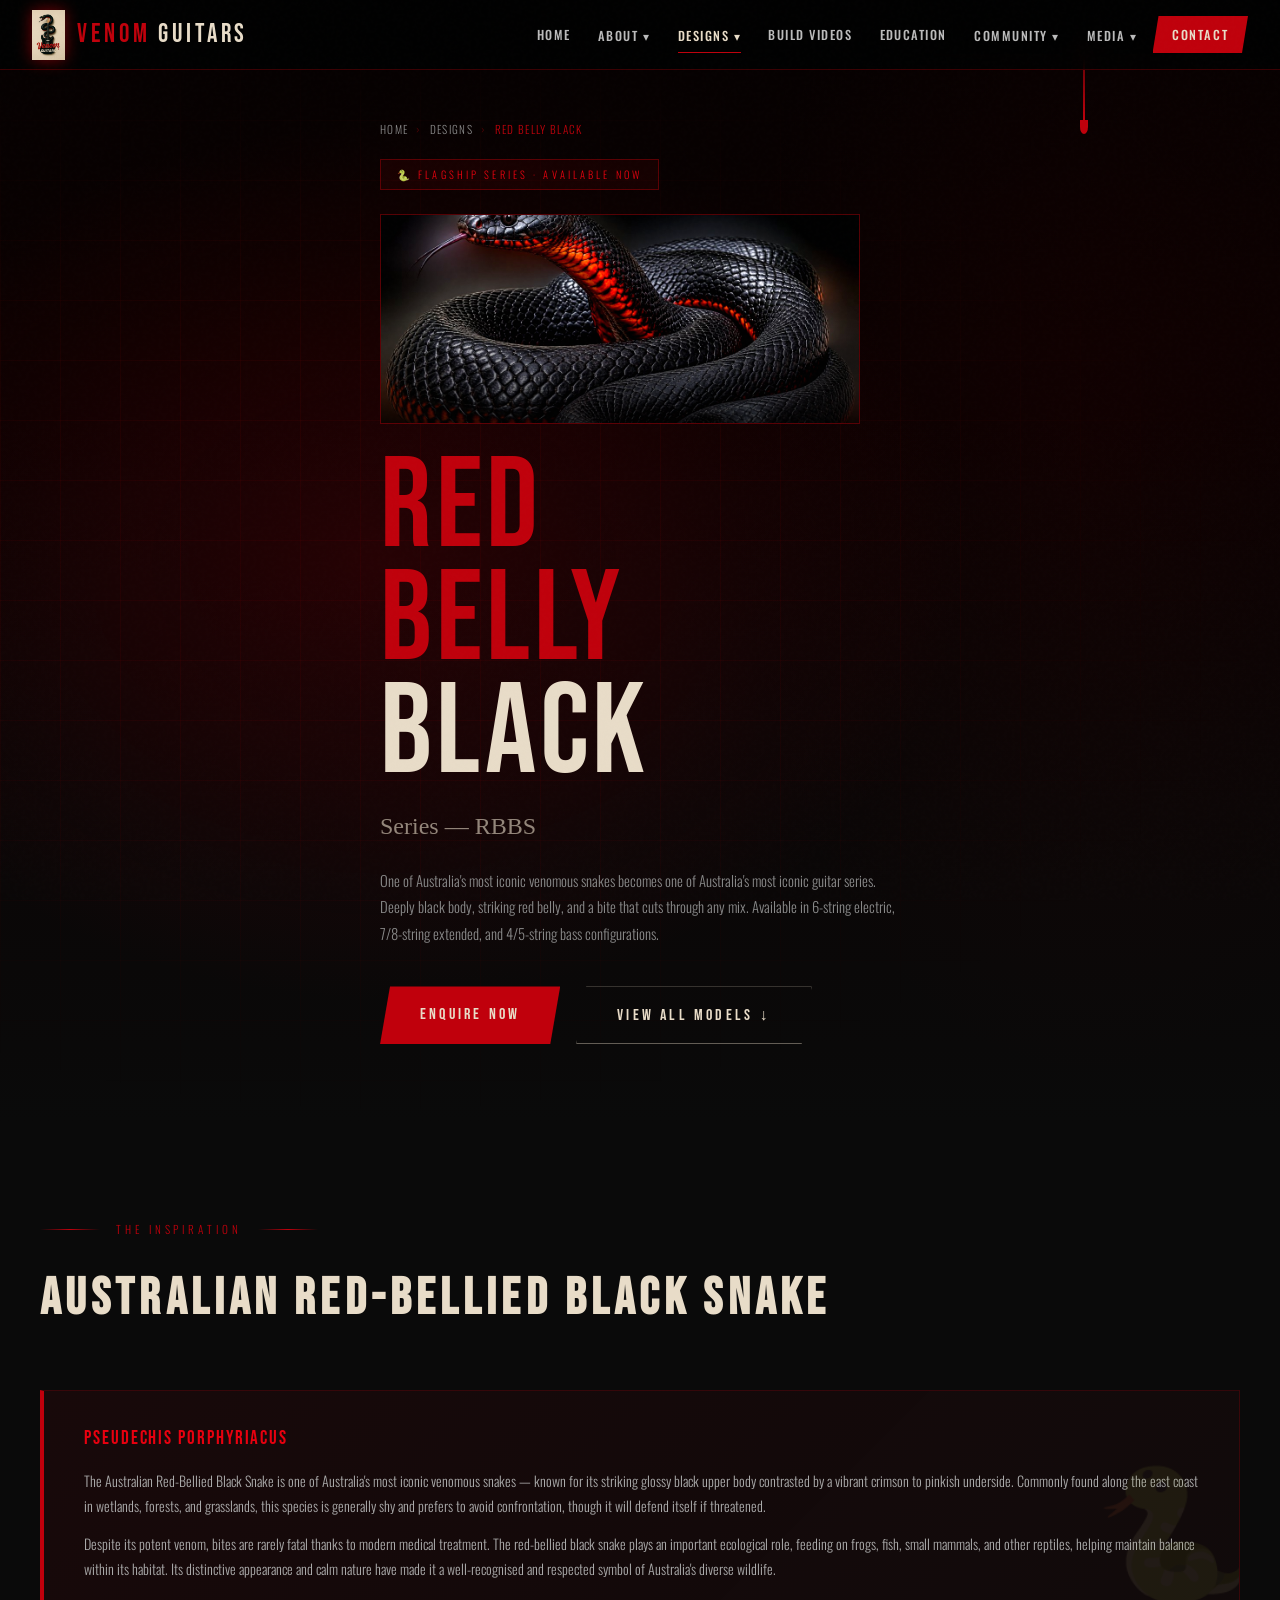
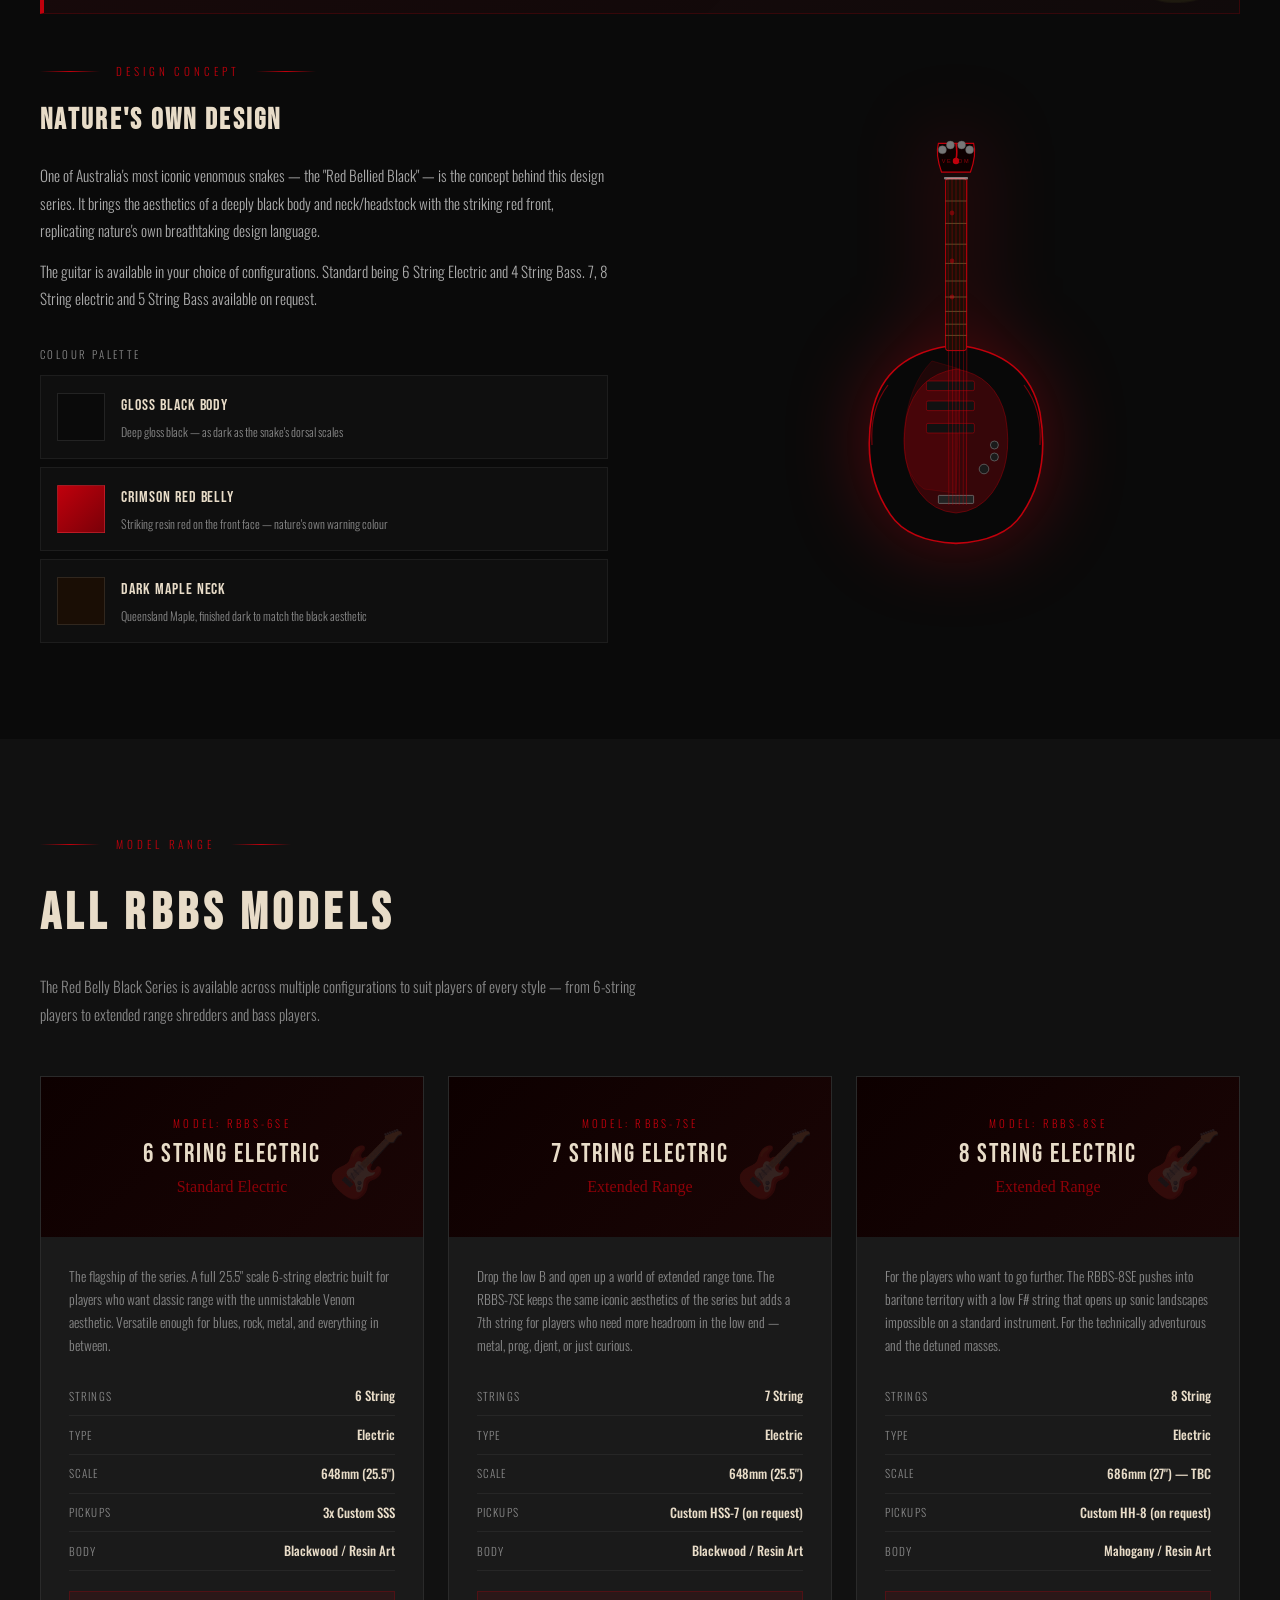
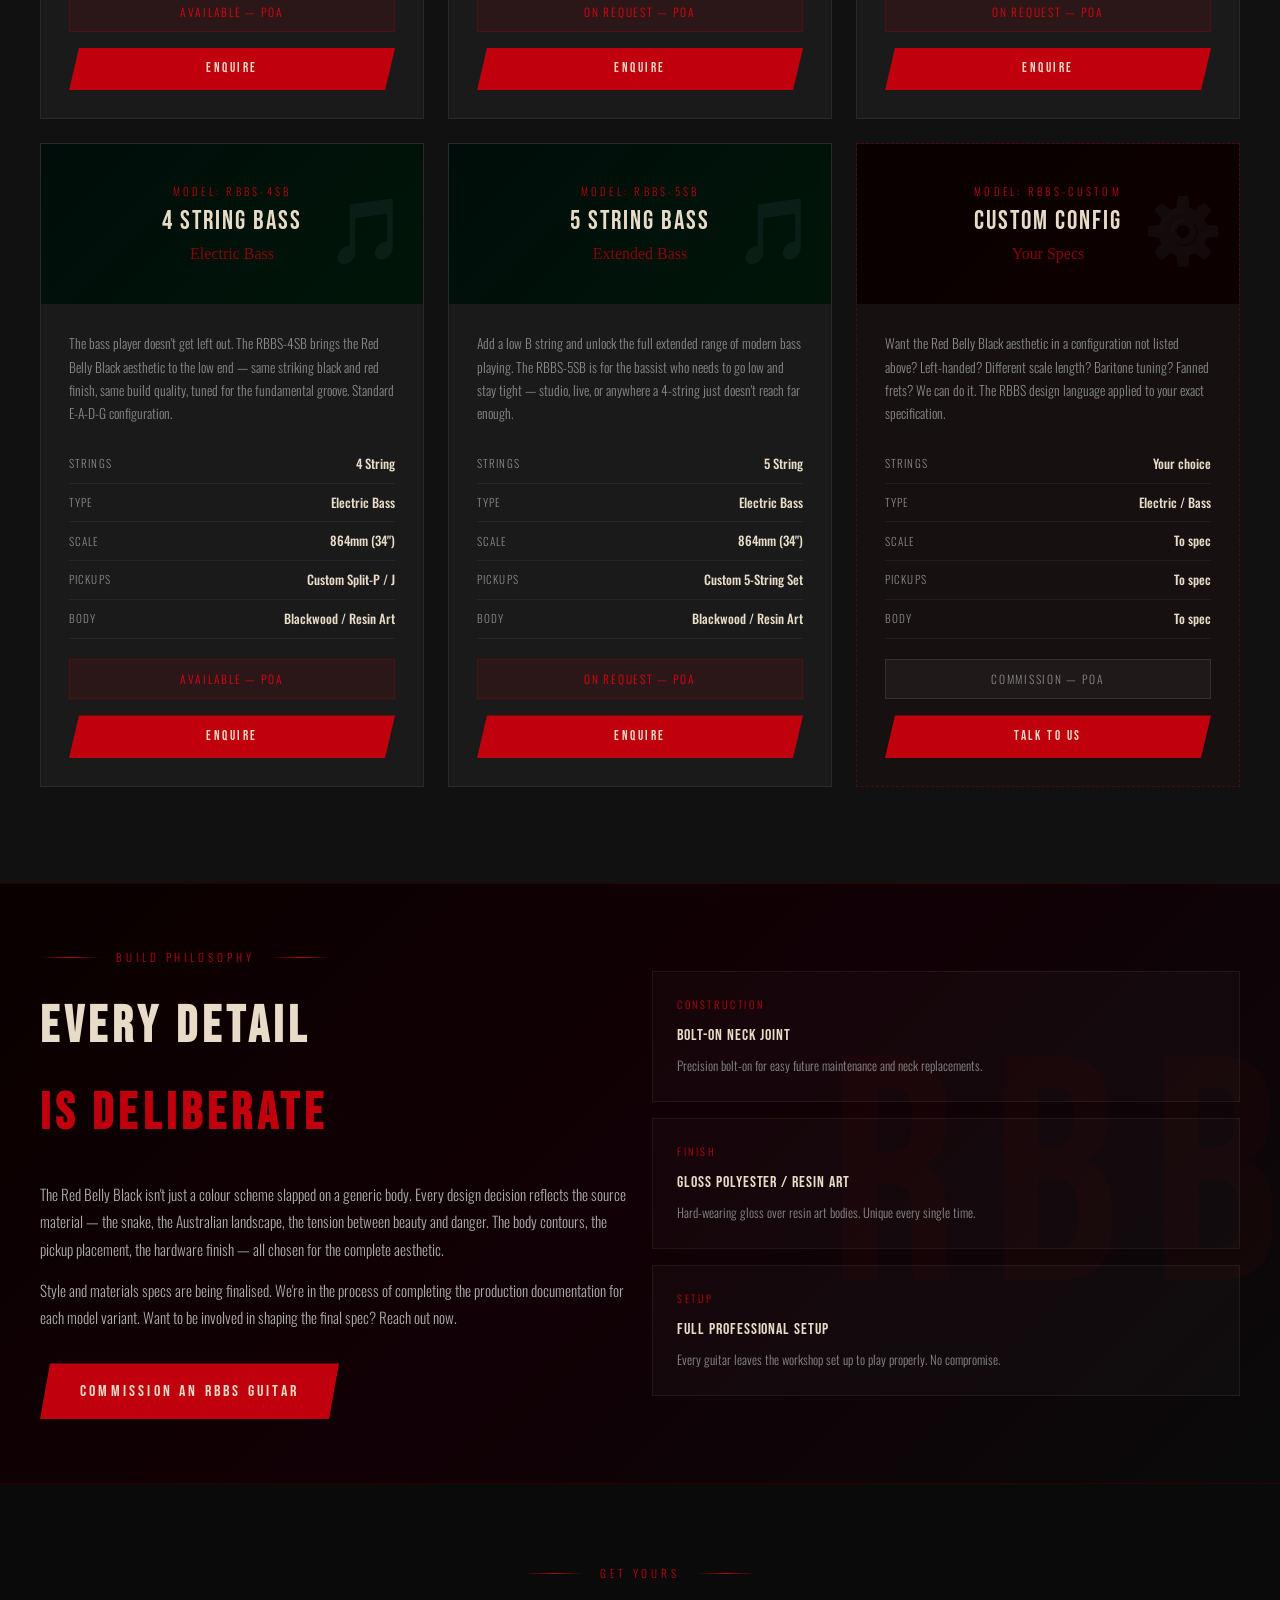
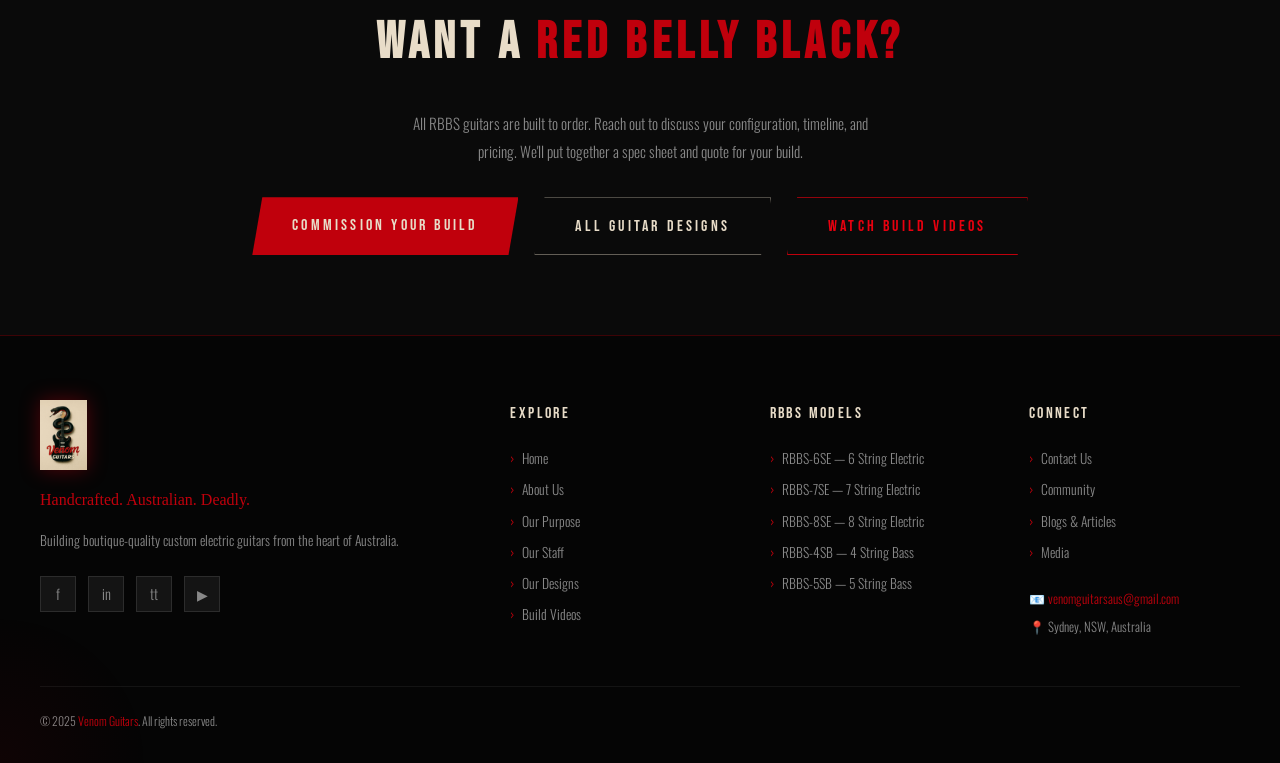
<file: series-red-belly-black.html>
<!DOCTYPE html>
<html lang="en">
<head>
  <meta charset="UTF-8">
  <meta name="viewport" content="width=device-width, initial-scale=1.0">
  <title>Series — Red Belly Black | Venom Guitars</title>
  <meta name="description" content="The Red Belly Black Series from Venom Guitars. Inspired by Australia's iconic venomous snake — available in 6-string, 7/8-string electric and 4/5-string bass configurations.">
  <link rel="stylesheet" href="css/style.css">
  <link rel="icon" href="images/logo.png" type="image/png">
  <style>
    /* Hero band */
    .rbb-hero {
      min-height: 92vh;
      display: flex;
      align-items: center;
      padding: 120px 2rem 5rem;
      position: relative;
      overflow: hidden;
      background: linear-gradient(180deg, #050000 0%, #0a0000 30%, #0a0a0a 100%);
    }
    .rbb-hero-bg {
      position: absolute; inset: 0;
      background:
        radial-gradient(ellipse 70% 60% at 30% 50%, rgba(120,0,8,0.25) 0%, transparent 65%),
        radial-gradient(ellipse 40% 80% at 85% 40%, rgba(80,0,5,0.1) 0%, transparent 70%);
    }
    .rbb-hero-grid {
      position: absolute; inset: 0;
      background-image:
        linear-gradient(rgba(192,0,12,0.07) 1px, transparent 1px),
        linear-gradient(90deg, rgba(192,0,12,0.07) 1px, transparent 1px);
      background-size: 60px 60px;
      mask-image: radial-gradient(ellipse at 30% 50%, black 30%, transparent 70%);
    }
    .rbb-hero-content { position: relative; z-index: 2; max-width: 660px; }
    .rbb-series-badge {
      display: inline-flex;
      align-items: center;
      gap: 0.5rem;
      font-size: 0.65rem;
      letter-spacing: 0.3em;
      text-transform: uppercase;
      color: var(--red-bright);
      border: 1px solid rgba(192,0,12,0.4);
      padding: 0.35rem 1rem;
      margin-bottom: 1.5rem;
      background: rgba(192,0,12,0.08);
    }
    .rbb-photo-band {
      width: 100%;
      max-width: 480px;
      aspect-ratio: 16 / 7;
      overflow: hidden;
      position: relative;
      border: 1px solid rgba(192,0,12,0.4);
      margin-bottom: 1.75rem;
    }
    .rbb-photo-band img {
      width: 100%;
      height: 100%;
      object-fit: cover;
      display: block;
      object-position: 20% 25%;
      filter: saturate(1.1) contrast(1.05);
    }
    .rbb-photo-band::after {
      content: '';
      position: absolute; inset: 0;
      background: linear-gradient(180deg, rgba(0,0,0,0) 50%, rgba(0,0,0,0.8) 100%);
      pointer-events: none;
    }
    .rbb-main-title {
      font-family: var(--font-display);
      font-size: clamp(4rem, 10vw, 9rem);
      letter-spacing: 0.03em;
      line-height: 0.88;
      color: var(--cream);
    }
    .rbb-main-title .red-line { color: var(--red); }
    .rbb-sub {
      font-family: var(--font-grunge);
      font-size: clamp(1rem, 2.5vw, 1.5rem);
      color: rgba(232,220,200,0.6);
      margin: 1rem 0 0.5rem;
    }
    .rbb-hero-desc {
      font-size: 0.92rem;
      color: #888;
      line-height: 1.8;
      max-width: 520px;
      margin: 1.25rem 0 2.5rem;
    }

    /* Drip accent */
    .drip-accent {
      position: absolute;
      top: 0; right: 15%;
      display: flex;
      flex-direction: column;
      align-items: center;
      pointer-events: none;
    }
    .drip-line {
      width: 2px;
      height: 120px;
      background: linear-gradient(180deg, transparent, var(--red));
    }
    .drip-drop {
      width: 8px; height: 14px;
      background: var(--red);
      border-radius: 0 0 50% 50%;
    }

    /* Snake fact box */
    .snake-fact {
      background: linear-gradient(135deg, rgba(192,0,12,0.08), rgba(192,0,12,0.03));
      border: 1px solid rgba(192,0,12,0.2);
      border-left: 4px solid var(--red);
      padding: 2rem 2.5rem;
      position: relative;
      overflow: hidden;
    }
    .snake-fact::after {
      content: '🐍';
      position: absolute;
      font-size: 8rem;
      right: -1rem;
      bottom: -1rem;
      opacity: 0.08;
      pointer-events: none;
    }
    .snake-fact-title {
      font-family: var(--font-display);
      font-size: 1.2rem;
      letter-spacing: 0.1em;
      color: var(--red-bright);
      margin-bottom: 0.75rem;
    }
    .snake-fact-text { font-size: 0.88rem; color: #aaa; line-height: 1.8; }

    /* Model cards */
    .model-card {
      background: var(--charcoal);
      border: 1px solid rgba(255,255,255,0.07);
      overflow: hidden;
      position: relative;
      transition: border-color 0.3s, transform 0.3s;
    }
    .model-card:hover { border-color: rgba(192,0,12,0.6); transform: translateY(-6px); }
    .model-card::before {
      content: '';
      position: absolute; top: 0; left: 0; right: 0; height: 3px;
      background: linear-gradient(90deg, var(--red-dark), var(--red), var(--red-dark));
      opacity: 0; transition: opacity 0.3s;
    }
    .model-card:hover::before { opacity: 1; }
    .model-header {
      padding: 2rem;
      background: linear-gradient(135deg, #0d0000, #1a0505);
      text-align: center;
      position: relative;
      min-height: 160px;
      display: flex;
      flex-direction: column;
      align-items: center;
      justify-content: center;
    }
    .model-code {
      font-family: var(--font-body);
      font-size: 0.68rem;
      letter-spacing: 0.3em;
      text-transform: uppercase;
      color: var(--red);
      margin-bottom: 0.5rem;
    }
    .model-name {
      font-family: var(--font-display);
      font-size: 1.6rem;
      letter-spacing: 0.08em;
      color: var(--cream);
      line-height: 1.1;
    }
    .model-type {
      font-family: var(--font-grunge);
      font-size: 1rem;
      color: rgba(192,0,12,0.7);
      margin-top: 0.25rem;
    }
    .model-guitar-icon {
      position: absolute;
      right: 1rem; top: 50%;
      transform: translateY(-50%);
      font-size: 4rem;
      opacity: 0.12;
    }
    .model-body { padding: 1.75rem; }
    .model-desc { font-size: 0.85rem; color: var(--grey); line-height: 1.7; margin-bottom: 1.25rem; }
    .model-spec-row {
      display: flex;
      justify-content: space-between;
      align-items: center;
      padding: 0.5rem 0;
      border-bottom: 1px solid rgba(255,255,255,0.05);
      font-size: 0.8rem;
    }
    .model-spec-row:last-child { border-bottom: none; }
    .model-spec-key { color: var(--grey); font-size: 0.7rem; letter-spacing: 0.1em; text-transform: uppercase; }
    .model-spec-val { color: var(--cream); font-weight: 500; }
    .model-availability {
      margin-top: 1.25rem;
      padding: 0.6rem 1rem;
      background: rgba(192,0,12,0.1);
      border: 1px solid rgba(192,0,12,0.25);
      font-size: 0.72rem;
      letter-spacing: 0.15em;
      text-transform: uppercase;
      color: var(--red-bright);
      text-align: center;
    }

    /* Design concept band */
    .concept-band {
      padding: 4rem 2rem;
      background: linear-gradient(135deg, #0a0000, #110005, #0a0a0a);
      border-top: 1px solid rgba(192,0,12,0.15);
      border-bottom: 1px solid rgba(192,0,12,0.15);
      position: relative;
      overflow: hidden;
    }
    .concept-band::before {
      content: 'RBB';
      position: absolute;
      font-family: var(--font-display);
      font-size: 25vw;
      color: rgba(192,0,12,0.04);
      top: 50%; right: -2rem;
      transform: translateY(-50%);
      letter-spacing: 0.1em;
      pointer-events: none;
    }

    /* Color palette */
    .palette-item {
      display: flex;
      align-items: center;
      gap: 1rem;
      padding: 1rem;
      border: 1px solid rgba(255,255,255,0.06);
      background: rgba(255,255,255,0.02);
      transition: border-color 0.2s;
    }
    .palette-item:hover { border-color: rgba(192,0,12,0.3); }
    .palette-swatch {
      width: 48px; height: 48px;
      flex-shrink: 0;
      border: 1px solid rgba(255,255,255,0.1);
    }
    .palette-name { font-family: var(--font-display); letter-spacing: 0.06em; color: var(--cream); font-size: 1rem; }
    .palette-desc { font-size: 0.75rem; color: var(--grey); margin-top: 0.15rem; }
  </style>
</head>
<body>

<nav class="nav" id="main-nav">
  <a href="index.html" class="nav-logo">
    <img src="images/logo.png" alt="Venom Guitars">
    <div class="nav-logo-text"><span>VENOM</span> GUITARS</div>
  </a>
  <div class="nav-links">
    <a href="index.html">Home</a>
    <div class="nav-dropdown">
      <a href="about.html">About ▾</a>
      <div class="nav-dropdown-menu">
        <a href="about.html">About Us</a>
        <a href="our-purpose.html">Our Purpose</a>
        <a href="our-staff.html">Our Staff</a>
      </div>
    </div>
    <div class="nav-dropdown">
      <a href="designs.html" class="active">Designs ▾</a>
      <div class="nav-dropdown-menu">
        <a href="designs.html">All Designs</a>
        <a href="series-red-belly-black.html" class="active">Red Belly Black Series</a>
        <a href="designs.html#taipan">Taipan Series</a>
        <a href="designs.html#death-adder">Death Adder Series</a>
        <a href="designs.html#red-back">Red Back Series</a>
        <a href="designs.html#funnel-web">Funnel Web Series</a>
        <a href="designs.html#custom">Custom Builds</a>
      </div>
    </div>
    <a href="builds.html">Build Videos</a>
    <a href="education.html">Education</a>
    <div class="nav-dropdown">
      <a href="community.html">Community ▾</a>
      <div class="nav-dropdown-menu">
        <a href="community.html">Our Community</a>
        <a href="social-media.html">Social Media</a>
      </div>
    </div>
    <div class="nav-dropdown">
      <a href="media.html">Media ▾</a>
      <div class="nav-dropdown-menu">
        <a href="media.html">Our Media</a>
        <a href="blogs-articles.html">Blogs &amp; Articles</a>
        <a href="social-media.html">Social Media</a>
      </div>
    </div>
    <a href="contact.html" class="btn-cta nav-cta">Contact</a>
  </div>
  <div class="nav-hamburger" id="hamburger"><span></span><span></span><span></span></div>
</nav>
<div class="nav-mobile" id="mobile-menu">
  <a href="index.html">Home</a>
  <a href="about.html">About Us</a>
  <a href="our-purpose.html" class="mobile-sub">— Our Purpose</a>
  <a href="our-staff.html" class="mobile-sub">— Our Staff</a>
  <a href="designs.html">Our Designs</a>
  <a href="series-red-belly-black.html" class="mobile-sub active">— Red Belly Black Series</a>
  <a href="builds.html">Build Videos</a>
  <a href="education.html">Education</a>
  <a href="community.html">Community</a>
  <a href="media.html">Media</a>
  <a href="blogs-articles.html" class="mobile-sub">— Blogs &amp; Articles</a>
  <a href="social-media.html" class="mobile-sub">— Social Media</a>
  <a href="contact.html">Contact Us</a>
</div>

<!-- SERIES HERO -->
<div class="rbb-hero">
  <div class="rbb-hero-bg"></div>
  <div class="rbb-hero-grid"></div>
  <!-- Drip accent -->
  <div class="drip-accent">
    <div class="drip-line"></div>
    <div class="drip-drop"></div>
  </div>
  <div class="rbb-hero-content container">
    <div style="display:flex;align-items:center;gap:0.5rem;font-size:0.7rem;letter-spacing:0.12em;text-transform:uppercase;color:var(--grey);margin-bottom:1.25rem;">
      <a href="index.html" style="color:var(--grey);">Home</a><span style="color:rgba(192,0,12,0.4);">›</span>
      <a href="designs.html" style="color:var(--grey);">Designs</a><span style="color:rgba(192,0,12,0.4);">›</span>
      <span style="color:var(--red);">Red Belly Black</span>
    </div>
    <div data-cms="s4.k1" class="rbb-series-badge">🐍 Flagship Series · Available Now</div>
    <div class="rbb-photo-band">
      <img data-cms-img="i1" src="images/series-red-belly-black.jpg" alt="Red-bellied Black Snake">
    </div>
    <div class="rbb-main-title">
      <span class="red-line">Red</span><br>
      <span class="red-line">Belly</span><br>
      Black
    </div>
    <div data-cms="s4.k2" class="rbb-sub">Series — RBBS</div>
    <p data-cms="s4.k3" class="rbb-hero-desc">One of Australia's most iconic venomous snakes becomes one of Australia's most iconic guitar series. Deeply black body, striking red belly, and a bite that cuts through any mix. Available in 6-string electric, 7/8-string extended, and 4/5-string bass configurations.</p>
    <div class="btn-group">
      <a data-cms="s4.k4" href="contact.html" class="btn btn-primary">Enquire Now</a>
      <a data-cms="s4.k5" href="#models" class="btn btn-outline">View All Models ↓</a>
    </div>
  </div>
</div>

<!-- SNAKE INSPIRATION -->
<section class="section section-darker">
  <div class="container">
    <div data-cms="s5.k1" class="section-label">The Inspiration</div>
    <h2 data-cms="s5.k2" class="display-md mb-6">Australian Red-Bellied Black Snake</h2>
    <div class="snake-fact mb-6">
      <div data-cms="s5.k3" class="snake-fact-title">Pseudechis porphyriacus</div>
      <p data-cms="s5.k4" class="snake-fact-text">The Australian Red-Bellied Black Snake is one of Australia's most iconic venomous snakes — known for its striking glossy black upper body contrasted by a vibrant crimson to pinkish underside. Commonly found along the east coast in wetlands, forests, and grasslands, this species is generally shy and prefers to avoid confrontation, though it will defend itself if threatened.</p>
      <p data-cms="s5.k5" class="snake-fact-text" style="margin-top:0.75rem;">Despite its potent venom, bites are rarely fatal thanks to modern medical treatment. The red-bellied black snake plays an important ecological role, feeding on frogs, fish, small mammals, and other reptiles, helping maintain balance within its habitat. Its distinctive appearance and calm nature have made it a well-recognised and respected symbol of Australia's diverse wildlife.</p>
    </div>
    <div class="split-layout">
      <div>
        <div data-cms="s5.k6" class="section-label">Design Concept</div>
        <h3 data-cms="s5.k7" style="font-family:var(--font-display);font-size:1.8rem;letter-spacing:0.08em;color:var(--cream);margin-bottom:1rem;">Nature's Own Design</h3>
        <p data-cms="s5.k8">One of Australia's most iconic venomous snakes — the "Red Bellied Black" — is the concept behind this design series. It brings the aesthetics of a deeply black body and neck/headstock with the striking red front, replicating nature's own breathtaking design language.</p>
        <p data-cms="s5.k9" style="margin-top:0.85rem;">The guitar is available in your choice of configurations. Standard being 6 String Electric and 4 String Bass. 7, 8 String electric and 5 String Bass available on request.</p>
        <div style="margin-top:2rem;">
          <div data-cms="s5.k10" style="font-size:0.68rem;letter-spacing:0.22em;text-transform:uppercase;color:var(--grey);margin-bottom:0.75rem;">Colour Palette</div>
          <div style="display:flex;flex-direction:column;gap:0.5rem;">
            <div class="palette-item">
              <div class="palette-swatch" style="background:#0a0a0a;"></div>
              <div><div data-cms="s5.k11" class="palette-name">Gloss Black Body</div><div data-cms="s5.k12" class="palette-desc">Deep gloss black — as dark as the snake's dorsal scales</div></div>
            </div>
            <div class="palette-item">
              <div class="palette-swatch" style="background:linear-gradient(135deg,#c0000c,#7a0008);"></div>
              <div><div data-cms="s5.k13" class="palette-name">Crimson Red Belly</div><div data-cms="s5.k14" class="palette-desc">Striking resin red on the front face — nature's own warning colour</div></div>
            </div>
            <div class="palette-item">
              <div class="palette-swatch" style="background:#1a0e05;"></div>
              <div><div data-cms="s5.k15" class="palette-name">Dark Maple Neck</div><div data-cms="s5.k16" class="palette-desc">Queensland Maple, finished dark to match the black aesthetic</div></div>
            </div>
          </div>
        </div>
      </div>
      <div style="display:flex;align-items:center;justify-content:center;">
        <svg viewBox="0 0 300 540" width="240" style="filter:drop-shadow(0 0 40px rgba(192,0,12,0.4));animation:float 5s ease-in-out infinite;" xmlns="http://www.w3.org/2000/svg">
          <!-- Extended Strat-style body for RBB -->
          <path d="M150 260 Q60 270 45 345 Q32 420 68 472 Q90 505 150 508 Q210 505 232 472 Q268 420 255 345 Q240 270 150 260Z" fill="#080808" stroke="#c0000c" stroke-width="2"/>
          <!-- Red belly highlight -->
          <path d="M150 290 Q100 298 88 350 Q78 408 105 445 Q122 468 150 470 Q178 468 195 445 Q222 408 212 350 Q200 298 150 290Z" fill="rgba(192,0,12,0.25)" stroke="rgba(192,0,12,0.5)" stroke-width="1"/>
          <!-- Waist cuts -->
          <path d="M65 310 Q42 340 45 385" fill="none" stroke="#c0000c" stroke-width="1.5" opacity="0.6"/>
          <path d="M235 310 Q258 340 255 385" fill="none" stroke="#c0000c" stroke-width="1.5" opacity="0.6"/>
          <!-- Pickguard -->
          <path d="M120 280 Q90 310 85 370 Q82 420 110 440 L150 445 L155 290Z" fill="rgba(192,0,12,0.12)" stroke="rgba(192,0,12,0.3)" stroke-width="0.8"/>
          <!-- Pickups — 3 singles -->
          <rect x="113" y="305" width="60" height="12" rx="2" fill="#111" stroke="rgba(192,0,12,0.6)" stroke-width="1"/>
          <rect x="113" y="330" width="60" height="12" rx="2" fill="#111" stroke="rgba(192,0,12,0.6)" stroke-width="1"/>
          <rect x="113" y="358" width="60" height="12" rx="2" fill="#111" stroke="rgba(192,0,12,0.6)" stroke-width="1"/>
          <!-- Bridge -->
          <rect x="128" y="448" width="44" height="10" rx="1" fill="#222" stroke="#888" stroke-width="0.8"/>
          <!-- Controls -->
          <circle cx="185" cy="415" r="6" fill="#1a1a1a" stroke="#666" stroke-width="1"/>
          <circle cx="198" cy="400" r="5" fill="#1a1a1a" stroke="#666" stroke-width="1"/>
          <circle cx="198" cy="385" r="5" fill="#1a1a1a" stroke="#666" stroke-width="1"/>
          <!-- Neck — longer for detail -->
          <rect x="137" y="52" width="26" height="215" rx="3" fill="#1a0e05" stroke="#c0000c" stroke-width="1.2"/>
          <!-- Side dots -->
          <circle cx="145" cy="95" r="3" fill="rgba(192,0,12,0.5)"/>
          <circle cx="145" cy="155" r="3" fill="rgba(192,0,12,0.5)"/>
          <circle cx="145" cy="200" r="3" fill="rgba(192,0,12,0.5)"/>
          <!-- Frets -->
          <line x1="137" y1="80" x2="163" y2="80" stroke="rgba(200,180,100,0.5)" stroke-width="0.9"/>
          <line x1="137" y1="108" x2="163" y2="108" stroke="rgba(200,180,100,0.5)" stroke-width="0.9"/>
          <line x1="137" y1="134" x2="163" y2="134" stroke="rgba(200,180,100,0.5)" stroke-width="0.9"/>
          <line x1="137" y1="158" x2="163" y2="158" stroke="rgba(200,180,100,0.5)" stroke-width="0.9"/>
          <line x1="137" y1="180" x2="163" y2="180" stroke="rgba(200,180,100,0.5)" stroke-width="0.9"/>
          <line x1="137" y1="200" x2="163" y2="200" stroke="rgba(200,180,100,0.5)" stroke-width="0.9"/>
          <line x1="137" y1="218" x2="163" y2="218" stroke="rgba(200,180,100,0.5)" stroke-width="0.9"/>
          <line x1="137" y1="234" x2="163" y2="234" stroke="rgba(200,180,100,0.5)" stroke-width="0.9"/>
          <line x1="137" y1="248" x2="163" y2="248" stroke="rgba(200,180,100,0.5)" stroke-width="0.9"/>
          <!-- Headstock -->
          <path d="M132 44 Q124 22 128 8 L172 8 Q176 22 168 44Z" fill="#0d0000" stroke="#c0000c" stroke-width="1.5"/>
          <!-- Logo on headstock -->
          <text x="150" y="32" text-anchor="middle" font-family="sans-serif" font-size="7" fill="rgba(192,0,12,0.7)" letter-spacing="2">VENOM</text>
          <!-- Tuners -->
          <circle cx="133" cy="16" r="5" fill="#777" stroke="#555" stroke-width="0.5"/>
          <circle cx="143" cy="10" r="5" fill="#777" stroke="#555" stroke-width="0.5"/>
          <circle cx="157" cy="10" r="5" fill="#777" stroke="#555" stroke-width="0.5"/>
          <circle cx="167" cy="16" r="5" fill="#777" stroke="#555" stroke-width="0.5"/>
          <!-- Strings -->
          <line x1="140" y1="52" x2="141" y2="460" stroke="rgba(192,0,12,0.6)" stroke-width="0.8"/>
          <line x1="145" y1="52" x2="146" y2="460" stroke="rgba(192,0,12,0.6)" stroke-width="0.8"/>
          <line x1="150" y1="52" x2="150" y2="460" stroke="rgba(192,0,12,0.6)" stroke-width="0.8"/>
          <line x1="155" y1="52" x2="154" y2="460" stroke="rgba(192,0,12,0.6)" stroke-width="0.8"/>
          <line x1="160" y1="52" x2="159" y2="460" stroke="rgba(192,0,12,0.6)" stroke-width="0.8"/>
          <line x1="164" y1="52" x2="163" y2="460" stroke="rgba(192,0,12,0.5)" stroke-width="1.2"/>
          <!-- Nut -->
          <rect x="135" y="50" width="30" height="3" rx="1" fill="#eee" opacity="0.5"/>
          <!-- Drip from headstock -->
          <path d="M150 8 Q152 20 150 28" stroke="var(--red)" stroke-width="2" fill="none"/>
          <circle cx="150" cy="30" r="4" fill="var(--red)"/>
        </svg>
      </div>
    </div>
  </div>
</section>

<!-- MODELS -->
<section class="section section-dark" id="models">
  <div class="container">
    <div data-cms="s6.k1" class="section-label">Model Range</div>
    <h2 data-cms="s6.k2" class="display-md mb-2">All RBBS Models</h2>
    <p data-cms="s6.k3" style="margin-bottom:3rem;max-width:600px;color:var(--grey);">The Red Belly Black Series is available across multiple configurations to suit players of every style — from 6-string players to extended range shredders and bass players.</p>
    <div class="grid-3">

      <!-- RBBS-6SE -->
      <div class="model-card">
        <div class="model-header">
          <div class="model-guitar-icon">🎸</div>
          <div data-cms="s6.k4" class="model-code">MODEL: RBBS-6SE</div>
          <div data-cms="s6.k5" class="model-name">6 String Electric</div>
          <div data-cms="s6.k6" class="model-type">Standard Electric</div>
        </div>
        <div class="model-body">
          <p data-cms="s6.k7" class="model-desc">The flagship of the series. A full 25.5" scale 6-string electric built for players who want classic range with the unmistakable Venom aesthetic. Versatile enough for blues, rock, metal, and everything in between.</p>
          <div class="model-spec-row"><div data-cms="s6.k8" class="model-spec-key">Strings</div><div data-cms="s6.k9" class="model-spec-val">6 String</div></div>
          <div class="model-spec-row"><div data-cms="s6.k10" class="model-spec-key">Type</div><div data-cms="s6.k11" class="model-spec-val">Electric</div></div>
          <div class="model-spec-row"><div data-cms="s6.k12" class="model-spec-key">Scale</div><div data-cms="s6.k13" class="model-spec-val">648mm (25.5")</div></div>
          <div class="model-spec-row"><div data-cms="s6.k14" class="model-spec-key">Pickups</div><div data-cms="s6.k15" class="model-spec-val">3x Custom SSS</div></div>
          <div class="model-spec-row"><div data-cms="s6.k16" class="model-spec-key">Body</div><div data-cms="s6.k17" class="model-spec-val">Blackwood / Resin Art</div></div>
          <div data-cms="s6.k18" class="model-availability">Available — POA</div>
          <a data-cms="s6.k19" href="contact.html" class="btn btn-primary" style="display:block;text-align:center;margin-top:1rem;font-size:0.8rem;padding:0.65rem;">Enquire</a>
        </div>
      </div>

      <!-- RBBS-7SE -->
      <div class="model-card">
        <div class="model-header">
          <div class="model-guitar-icon">🎸</div>
          <div data-cms="s6.k20" class="model-code">MODEL: RBBS-7SE</div>
          <div data-cms="s6.k21" class="model-name">7 String Electric</div>
          <div data-cms="s6.k22" class="model-type">Extended Range</div>
        </div>
        <div class="model-body">
          <p data-cms="s6.k23" class="model-desc">Drop the low B and open up a world of extended range tone. The RBBS-7SE keeps the same iconic aesthetics of the series but adds a 7th string for players who need more headroom in the low end — metal, prog, djent, or just curious.</p>
          <div class="model-spec-row"><div data-cms="s6.k24" class="model-spec-key">Strings</div><div data-cms="s6.k25" class="model-spec-val">7 String</div></div>
          <div class="model-spec-row"><div data-cms="s6.k26" class="model-spec-key">Type</div><div data-cms="s6.k27" class="model-spec-val">Electric</div></div>
          <div class="model-spec-row"><div data-cms="s6.k28" class="model-spec-key">Scale</div><div data-cms="s6.k29" class="model-spec-val">648mm (25.5")</div></div>
          <div class="model-spec-row"><div data-cms="s6.k30" class="model-spec-key">Pickups</div><div data-cms="s6.k31" class="model-spec-val">Custom HSS-7 (on request)</div></div>
          <div class="model-spec-row"><div data-cms="s6.k32" class="model-spec-key">Body</div><div data-cms="s6.k33" class="model-spec-val">Blackwood / Resin Art</div></div>
          <div data-cms="s6.k34" class="model-availability">On Request — POA</div>
          <a data-cms="s6.k35" href="contact.html" class="btn btn-primary" style="display:block;text-align:center;margin-top:1rem;font-size:0.8rem;padding:0.65rem;">Enquire</a>
        </div>
      </div>

      <!-- RBBS-8SE -->
      <div class="model-card">
        <div class="model-header">
          <div class="model-guitar-icon">🎸</div>
          <div data-cms="s6.k36" class="model-code">MODEL: RBBS-8SE</div>
          <div data-cms="s6.k37" class="model-name">8 String Electric</div>
          <div data-cms="s6.k38" class="model-type">Extended Range</div>
        </div>
        <div class="model-body">
          <p data-cms="s6.k39" class="model-desc">For the players who want to go further. The RBBS-8SE pushes into baritone territory with a low F# string that opens up sonic landscapes impossible on a standard instrument. For the technically adventurous and the detuned masses.</p>
          <div class="model-spec-row"><div data-cms="s6.k40" class="model-spec-key">Strings</div><div data-cms="s6.k41" class="model-spec-val">8 String</div></div>
          <div class="model-spec-row"><div data-cms="s6.k42" class="model-spec-key">Type</div><div data-cms="s6.k43" class="model-spec-val">Electric</div></div>
          <div class="model-spec-row"><div data-cms="s6.k44" class="model-spec-key">Scale</div><div data-cms="s6.k45" class="model-spec-val">686mm (27") — TBC</div></div>
          <div class="model-spec-row"><div data-cms="s6.k46" class="model-spec-key">Pickups</div><div data-cms="s6.k47" class="model-spec-val">Custom HH-8 (on request)</div></div>
          <div class="model-spec-row"><div data-cms="s6.k48" class="model-spec-key">Body</div><div data-cms="s6.k49" class="model-spec-val">Mahogany / Resin Art</div></div>
          <div data-cms="s6.k50" class="model-availability">On Request — POA</div>
          <a data-cms="s6.k51" href="contact.html" class="btn btn-primary" style="display:block;text-align:center;margin-top:1rem;font-size:0.8rem;padding:0.65rem;">Enquire</a>
        </div>
      </div>

      <!-- RBBS-4SB -->
      <div class="model-card">
        <div class="model-header" style="background:linear-gradient(135deg,#000d0a,#001508);">
          <div class="model-guitar-icon">🎵</div>
          <div data-cms="s6.k52" class="model-code">MODEL: RBBS-4SB</div>
          <div data-cms="s6.k53" class="model-name">4 String Bass</div>
          <div data-cms="s6.k54" class="model-type">Electric Bass</div>
        </div>
        <div class="model-body">
          <p data-cms="s6.k55" class="model-desc">The bass player doesn't get left out. The RBBS-4SB brings the Red Belly Black aesthetic to the low end — same striking black and red finish, same build quality, tuned for the fundamental groove. Standard E-A-D-G configuration.</p>
          <div class="model-spec-row"><div data-cms="s6.k56" class="model-spec-key">Strings</div><div data-cms="s6.k57" class="model-spec-val">4 String</div></div>
          <div class="model-spec-row"><div data-cms="s6.k58" class="model-spec-key">Type</div><div data-cms="s6.k59" class="model-spec-val">Electric Bass</div></div>
          <div class="model-spec-row"><div data-cms="s6.k60" class="model-spec-key">Scale</div><div data-cms="s6.k61" class="model-spec-val">864mm (34")</div></div>
          <div class="model-spec-row"><div data-cms="s6.k62" class="model-spec-key">Pickups</div><div data-cms="s6.k63" class="model-spec-val">Custom Split-P / J</div></div>
          <div class="model-spec-row"><div data-cms="s6.k64" class="model-spec-key">Body</div><div data-cms="s6.k65" class="model-spec-val">Blackwood / Resin Art</div></div>
          <div data-cms="s6.k66" class="model-availability">Available — POA</div>
          <a data-cms="s6.k67" href="contact.html" class="btn btn-primary" style="display:block;text-align:center;margin-top:1rem;font-size:0.8rem;padding:0.65rem;">Enquire</a>
        </div>
      </div>

      <!-- RBBS-5SB -->
      <div class="model-card">
        <div class="model-header" style="background:linear-gradient(135deg,#000d0a,#001508);">
          <div class="model-guitar-icon">🎵</div>
          <div data-cms="s6.k68" class="model-code">MODEL: RBBS-5SB</div>
          <div data-cms="s6.k69" class="model-name">5 String Bass</div>
          <div data-cms="s6.k70" class="model-type">Extended Bass</div>
        </div>
        <div class="model-body">
          <p data-cms="s6.k71" class="model-desc">Add a low B string and unlock the full extended range of modern bass playing. The RBBS-5SB is for the bassist who needs to go low and stay tight — studio, live, or anywhere a 4-string just doesn't reach far enough.</p>
          <div class="model-spec-row"><div data-cms="s6.k72" class="model-spec-key">Strings</div><div data-cms="s6.k73" class="model-spec-val">5 String</div></div>
          <div class="model-spec-row"><div data-cms="s6.k74" class="model-spec-key">Type</div><div data-cms="s6.k75" class="model-spec-val">Electric Bass</div></div>
          <div class="model-spec-row"><div data-cms="s6.k76" class="model-spec-key">Scale</div><div data-cms="s6.k77" class="model-spec-val">864mm (34")</div></div>
          <div class="model-spec-row"><div data-cms="s6.k78" class="model-spec-key">Pickups</div><div data-cms="s6.k79" class="model-spec-val">Custom 5-String Set</div></div>
          <div class="model-spec-row"><div data-cms="s6.k80" class="model-spec-key">Body</div><div data-cms="s6.k81" class="model-spec-val">Blackwood / Resin Art</div></div>
          <div data-cms="s6.k82" class="model-availability">On Request — POA</div>
          <a data-cms="s6.k83" href="contact.html" class="btn btn-primary" style="display:block;text-align:center;margin-top:1rem;font-size:0.8rem;padding:0.65rem;">Enquire</a>
        </div>
      </div>

      <!-- Custom Config -->
      <div class="model-card" style="border:1px dashed rgba(192,0,12,0.3);background:rgba(192,0,12,0.03);">
        <div class="model-header" style="background:linear-gradient(135deg,#0a0000,#0d0000);min-height:160px;">
          <div class="model-guitar-icon" style="opacity:0.06;">⚙️</div>
          <div data-cms="s6.k84" class="model-code">MODEL: RBBS-CUSTOM</div>
          <div data-cms="s6.k85" class="model-name">Custom Config</div>
          <div data-cms="s6.k86" class="model-type">Your Specs</div>
        </div>
        <div class="model-body">
          <p data-cms="s6.k87" class="model-desc">Want the Red Belly Black aesthetic in a configuration not listed above? Left-handed? Different scale length? Baritone tuning? Fanned frets? We can do it. The RBBS design language applied to your exact specification.</p>
          <div class="model-spec-row"><div data-cms="s6.k88" class="model-spec-key">Strings</div><div data-cms="s6.k89" class="model-spec-val">Your choice</div></div>
          <div class="model-spec-row"><div data-cms="s6.k90" class="model-spec-key">Type</div><div data-cms="s6.k91" class="model-spec-val">Electric / Bass</div></div>
          <div class="model-spec-row"><div data-cms="s6.k92" class="model-spec-key">Scale</div><div data-cms="s6.k93" class="model-spec-val">To spec</div></div>
          <div class="model-spec-row"><div data-cms="s6.k94" class="model-spec-key">Pickups</div><div data-cms="s6.k95" class="model-spec-val">To spec</div></div>
          <div class="model-spec-row"><div data-cms="s6.k96" class="model-spec-key">Body</div><div data-cms="s6.k97" class="model-spec-val">To spec</div></div>
          <div data-cms="s6.k98" class="model-availability" style="background:rgba(255,255,255,0.04);border-color:rgba(255,255,255,0.1);color:var(--grey);">Commission — POA</div>
          <a data-cms="s6.k99" href="contact.html" class="btn btn-primary" style="display:block;text-align:center;margin-top:1rem;font-size:0.8rem;padding:0.65rem;">Talk to Us</a>
        </div>
      </div>

    </div>
  </div>
</section>

<!-- DESIGN PHILOSOPHY BAND -->
<div class="concept-band">
  <div class="container" style="position:relative;z-index:2;">
    <div class="grid-2" style="align-items:center;">
      <div>
        <div data-cms="s6.k100" class="section-label">Build Philosophy</div>
        <h2 data-cms="s6.k101" class="display-md mb-3">Every Detail<br><span data-cms="s6.k102" class="text-red">Is Deliberate</span></h2>
        <p data-cms="s6.k103">The Red Belly Black isn't just a colour scheme slapped on a generic body. Every design decision reflects the source material — the snake, the Australian landscape, the tension between beauty and danger. The body contours, the pickup placement, the hardware finish — all chosen for the complete aesthetic.</p>
        <p data-cms="s6.k104" style="margin-top:0.85rem;">Style and materials specs are being finalised. We're in the process of completing the production documentation for each model variant. Want to be involved in shaping the final spec? Reach out now.</p>
        <a data-cms="s6.k105" href="contact.html" class="btn btn-primary" style="margin-top:2rem;display:inline-block;">Commission an RBBS Guitar</a>
      </div>
      <div style="display:flex;flex-direction:column;gap:1rem;">
        <div style="padding:1.5rem;border:1px solid rgba(255,255,255,0.06);background:rgba(255,255,255,0.02);">
          <div data-cms="s6.k106" style="font-size:0.65rem;letter-spacing:0.25em;text-transform:uppercase;color:var(--red);margin-bottom:0.5rem;">Construction</div>
          <div data-cms="s6.k107" style="font-family:var(--font-display);letter-spacing:0.06em;color:var(--cream);margin-bottom:0.4rem;">Bolt-On Neck Joint</div>
          <div data-cms="s6.k108" style="font-size:0.8rem;color:var(--grey);">Precision bolt-on for easy future maintenance and neck replacements.</div>
        </div>
        <div style="padding:1.5rem;border:1px solid rgba(255,255,255,0.06);background:rgba(255,255,255,0.02);">
          <div data-cms="s6.k109" style="font-size:0.65rem;letter-spacing:0.25em;text-transform:uppercase;color:var(--red);margin-bottom:0.5rem;">Finish</div>
          <div data-cms="s6.k110" style="font-family:var(--font-display);letter-spacing:0.06em;color:var(--cream);margin-bottom:0.4rem;">Gloss Polyester / Resin Art</div>
          <div data-cms="s6.k111" style="font-size:0.8rem;color:var(--grey);">Hard-wearing gloss over resin art bodies. Unique every single time.</div>
        </div>
        <div style="padding:1.5rem;border:1px solid rgba(255,255,255,0.06);background:rgba(255,255,255,0.02);">
          <div data-cms="s6.k112" style="font-size:0.65rem;letter-spacing:0.25em;text-transform:uppercase;color:var(--red);margin-bottom:0.5rem;">Setup</div>
          <div data-cms="s6.k113" style="font-family:var(--font-display);letter-spacing:0.06em;color:var(--cream);margin-bottom:0.4rem;">Full Professional Setup</div>
          <div data-cms="s6.k114" style="font-size:0.8rem;color:var(--grey);">Every guitar leaves the workshop set up to play properly. No compromise.</div>
        </div>
      </div>
    </div>
  </div>
</div>

<!-- CTA -->
<section style="padding:5rem 2rem;background:var(--black);text-align:center;">
  <div class="container">
    <div data-cms="s7.k1" class="section-label" style="justify-content:center;">Get Yours</div>
    <h2 data-cms="s7.k2" class="display-md mb-3">Want a <span data-cms="s7.k3" class="text-red">Red Belly Black?</span></h2>
    <p data-cms="s7.k4" style="max-width:480px;margin:0 auto 2rem;color:var(--grey);">All RBBS guitars are built to order. Reach out to discuss your configuration, timeline, and pricing. We'll put together a spec sheet and quote for your build.</p>
    <div class="btn-group" style="justify-content:center;">
      <a data-cms="s7.k5" href="contact.html" class="btn btn-primary">Commission Your Build</a>
      <a data-cms="s7.k6" href="designs.html" class="btn btn-outline">All Guitar Designs</a>
      <a data-cms="s7.k7" href="builds.html" class="btn btn-red-outline">Watch Build Videos</a>
    </div>
  </div>
</section>

<footer class="footer">
  <div class="footer-grid">
    <div>
      <img src="images/logo.png" alt="Venom Guitars" class="footer-brand-logo">
      <div data-site="tagline" class="footer-tagline">Handcrafted. Australian. Deadly.</div>
      <p data-site="footer_desc" class="footer-desc">Building boutique-quality custom electric guitars from the heart of Australia.</p>
      <div class="footer-social">
        <a data-site-href="facebook" href="https://www.facebook.com/venomguitars" target="_blank">f</a>
        <a data-site-href="instagram" href="https://www.instagram.com/venomguitars" target="_blank">in</a>
        <a data-site-href="tiktok" href="https://www.tiktok.com/@venomguitars" target="_blank">tt</a>
        <a data-site-href="youtube" href="https://www.youtube.com/@venomguitars" target="_blank">▶</a>
      </div>
    </div>
    <div>
      <div class="footer-heading">Explore</div>
      <div class="footer-links">
        <a href="index.html">Home</a><a href="about.html">About Us</a>
        <a href="our-purpose.html">Our Purpose</a><a href="our-staff.html">Our Staff</a>
        <a href="designs.html">Our Designs</a><a href="builds.html">Build Videos</a>
      </div>
    </div>
    <div>
      <div class="footer-heading">RBBS Models</div>
      <div class="footer-links">
        <a href="#models">RBBS-6SE — 6 String Electric</a>
        <a href="#models">RBBS-7SE — 7 String Electric</a>
        <a href="#models">RBBS-8SE — 8 String Electric</a>
        <a href="#models">RBBS-4SB — 4 String Bass</a>
        <a href="#models">RBBS-5SB — 5 String Bass</a>
      </div>
    </div>
    <div>
      <div class="footer-heading">Connect</div>
      <div class="footer-links">
        <a href="contact.html">Contact Us</a><a href="community.html">Community</a>
        <a href="blogs-articles.html">Blogs &amp; Articles</a><a href="media.html">Media</a>
      </div>
      <div style="margin-top:1.5rem;font-size:0.8rem;color:var(--grey);">📧 <a data-site-mail href="mailto:venomguitarsaus@gmail.com" style="color:var(--red);">venomguitarsaus@gmail.com</a></div>
      <div style="font-size:0.8rem;color:var(--grey);margin-top:0.4rem;">📍 Sydney, NSW, Australia</div>
    </div>
  </div>
  <div class="footer-bottom">
    <div data-site="copyright">© 2025 <span class="footer-bottom-brand">Venom Guitars</span>. All rights reserved. Made in Australia.</div>
  </div>
</footer>
<script src="js/main.js"></script>
<script src="js/content.js" defer></script>
</body>
</html>
</file>
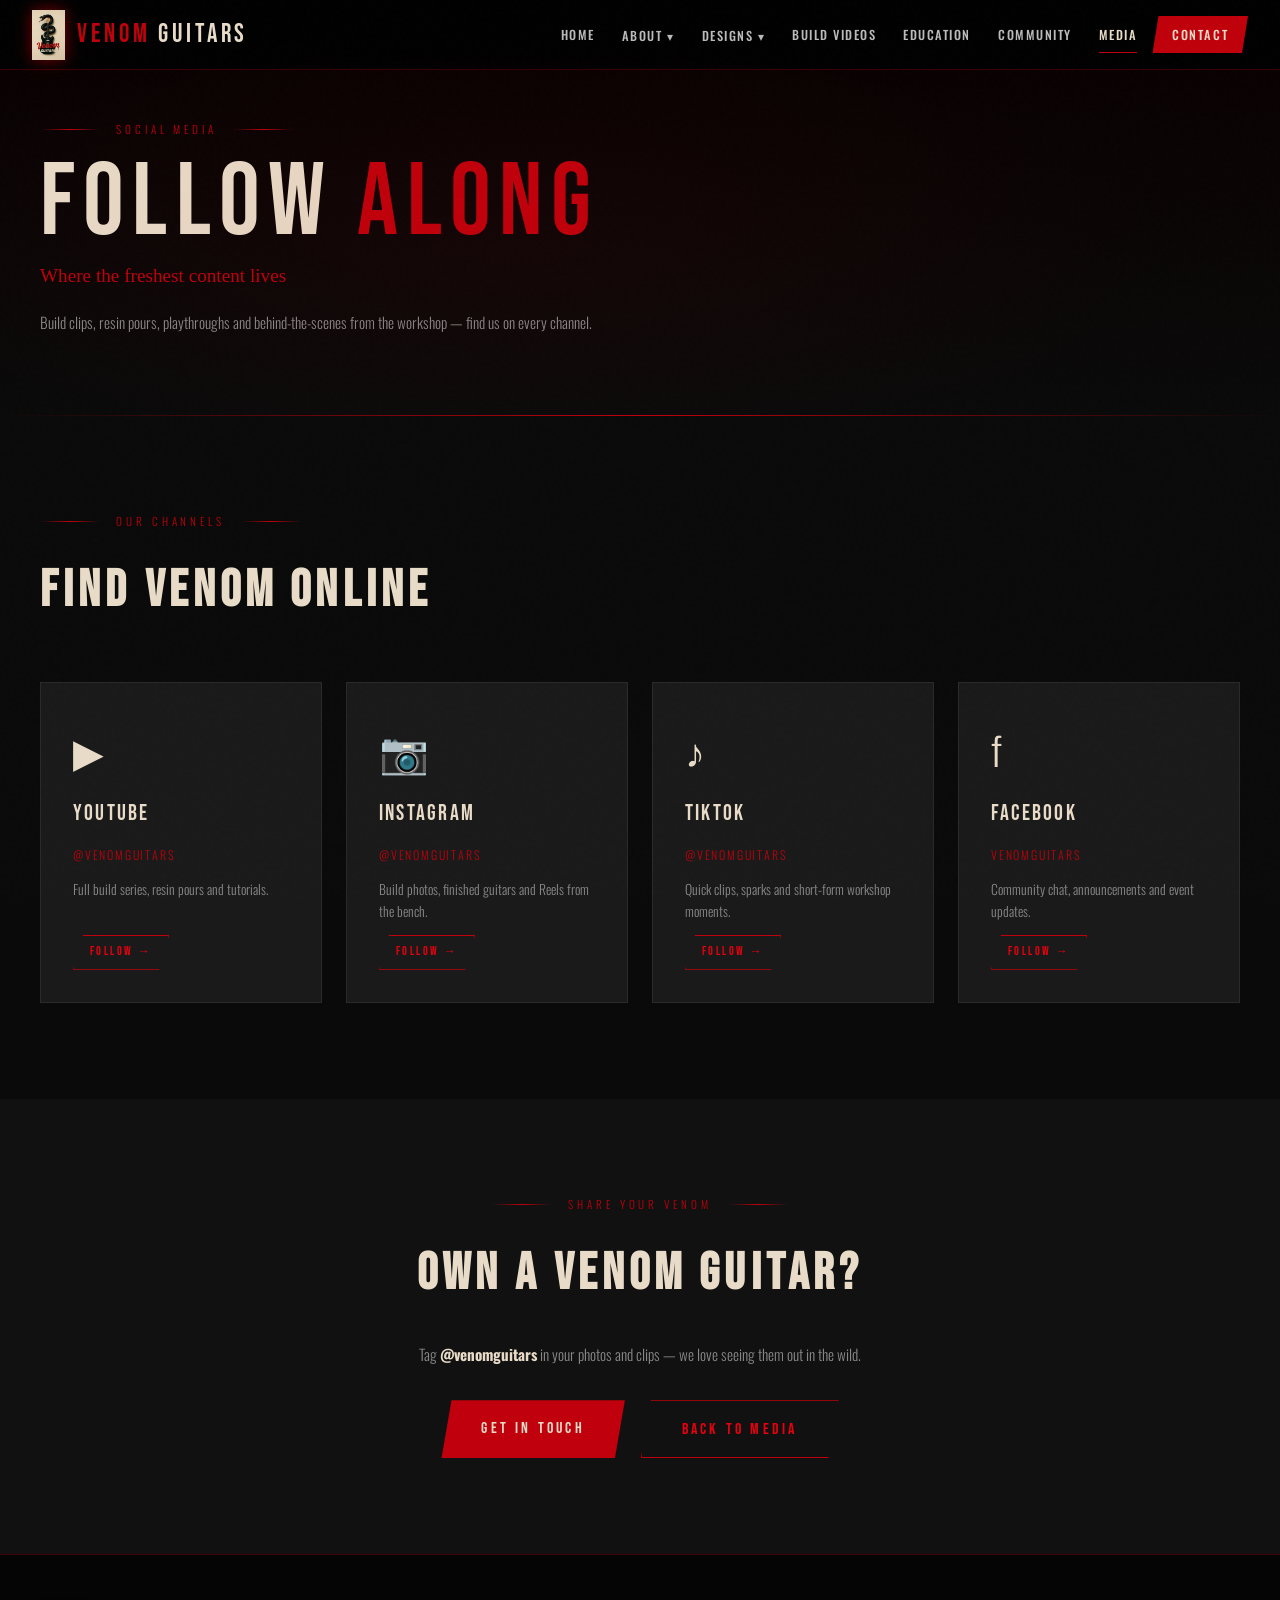
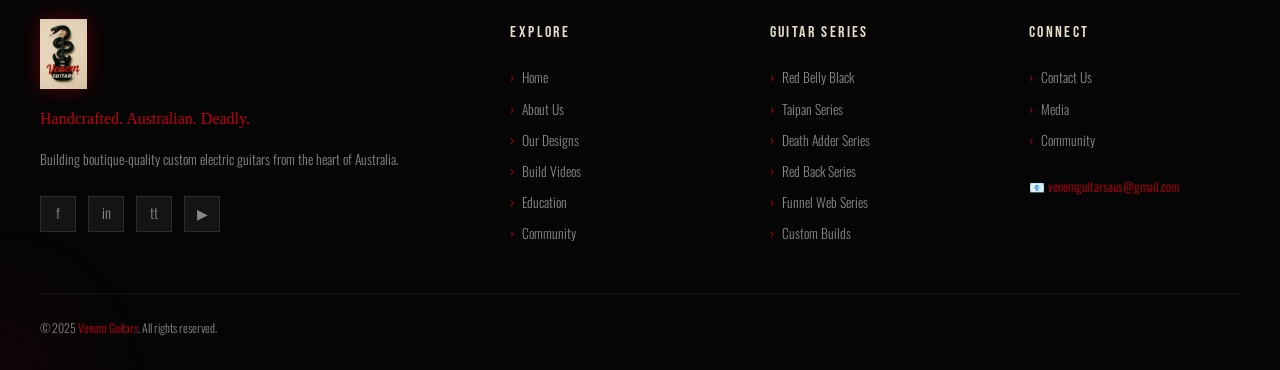
<file: social-media.html>
<!DOCTYPE html>
<html lang="en">
<head>
  <meta charset="UTF-8">
  <meta name="viewport" content="width=device-width, initial-scale=1.0">
  <title>Social Media — Venom Guitars</title>
  <link rel="stylesheet" href="css/style.css">
  <link rel="icon" href="images/logo.png" type="image/png">
  <style>

    .hub-card{display:flex;flex-direction:column;gap:.75rem;padding:2rem;border:1px solid rgba(255,255,255,.07);background:var(--charcoal);transition:all .3s;position:relative;overflow:hidden}
    .hub-card:hover{border-color:rgba(192,0,12,.6);transform:translateY(-4px)}
    .hub-icon{font-size:2.5rem}
    .hub-name{font-family:var(--font-display);font-size:1.4rem;letter-spacing:.1em;color:var(--cream)}
    .hub-handle{font-size:.75rem;letter-spacing:.15em;text-transform:uppercase;color:var(--red)}
    .hub-desc{font-size:.85rem;color:var(--grey);line-height:1.65;flex:1}
    .topic-card{padding:1.5rem;border:1px solid rgba(255,255,255,.07);background:var(--charcoal);position:relative}
    .topic-card::before{content:'';position:absolute;top:0;left:0;right:0;height:2px;background:linear-gradient(90deg,var(--red),transparent)}
    .topic-cat{font-size:.68rem;letter-spacing:.2em;text-transform:uppercase;color:var(--red);margin-bottom:.5rem}
    .topic-title{font-family:var(--font-display);font-size:1.15rem;letter-spacing:.06em;color:var(--cream);margin-bottom:.6rem}
    .topic-desc{font-size:.82rem;color:var(--grey);line-height:1.65}
    .topic-status{display:inline-block;margin-top:1rem;font-size:.68rem;letter-spacing:.18em;text-transform:uppercase;color:var(--grey);border:1px solid rgba(255,255,255,.15);padding:.25rem .6rem}

  </style>
</head>
<body>

<nav class="nav" id="main-nav">
  <a href="index.html" class="nav-logo">
    <img src="images/logo.png" alt="Venom Guitars">
    <div class="nav-logo-text"><span>VENOM</span> GUITARS</div>
  </a>
  <div class="nav-links">
    <a href="index.html">Home</a>
    <div class="nav-dropdown"><a href="about.html">About ▾</a>
      <div class="nav-dropdown-menu"><a href="about.html">Our Story</a><a href="about.html#purpose">Our Purpose</a><a href="about.html#team">Our Team</a></div>
    </div>
    <div class="nav-dropdown"><a href="designs.html">Designs ▾</a>
      <div class="nav-dropdown-menu"><a href="designs.html">All Models</a><a href="designs.html#red-belly">Red Belly Black</a><a href="designs.html#taipan">Taipan Series</a><a href="designs.html#death-adder">Death Adder Series</a><a href="designs.html#red-back">Red Back Series</a><a href="designs.html#funnel-web">Funnel Web Series</a><a href="designs.html#custom">Custom Builds</a></div>
    </div>
    <a href="builds.html">Build Videos</a>
    <a href="education.html">Education</a>
    <a href="community.html">Community</a>
    <a href="media.html" class="active">Media</a>
    <a href="contact.html" class="btn-cta nav-cta">Contact</a>
  </div>
  <div class="nav-hamburger" id="hamburger"><span></span><span></span><span></span></div>
</nav>
<div class="nav-mobile" id="mobile-menu">
  <a href="index.html">Home</a><a href="about.html">About Us</a>
  <a href="designs.html">Our Designs</a><a href="builds.html">Build Videos</a>
  <a href="education.html">Education</a><a href="community.html">Community</a>
  <a href="media.html" class="active">Media</a><a href="contact.html">Contact Us</a>
</div>

<div class="page-hero">
  <div style="position:absolute;inset:0;background:radial-gradient(ellipse at 40% 60%,rgba(192,0,12,0.06),transparent 60%);pointer-events:none;"></div>
  <div class="container">
    <div data-cms="s1.k1" class="section-label">Social Media</div>
    <div data-cms="s2.k1" class="page-hero-title">Follow <span style="color:var(--red);">Along</span></div>
    <div data-cms="s3.k1" class="page-hero-sub">Where the freshest content lives</div>
    <p data-cms="s3.k2" style="max-width:560px;margin-top:1rem;color:var(--grey);">Build clips, resin pours, playthroughs and behind-the-scenes from the workshop — find us on every channel.</p>
  </div>
</div>

<section class="section section-darker">
  <div class="container">
    <div data-cms="s4.k1" class="section-label">Our Channels</div>
    <h2 data-cms="s4.k2" class="display-md mb-6">Find Venom Online</h2>
    <div class="grid-4">
      <a data-site-href="youtube" href="https://www.youtube.com/@venomguitars" target="_blank" rel="noopener" class="hub-card reveal animate-up">
        <div class="hub-icon">▶</div>
        <div data-cms="s4.k3" class="hub-name">YouTube</div>
        <div data-cms="s4.k4" class="hub-handle">@venomguitars</div>
        <p data-cms="s4.k5" class="hub-desc">Full build series, resin pours and tutorials.</p>
        <span class="btn btn-red-outline" style="font-size:.75rem;padding:.4rem 1rem;align-self:flex-start;">Follow →</span>
      </a>
      <a data-site-href="instagram" href="https://www.instagram.com/venomguitars" target="_blank" rel="noopener" class="hub-card reveal animate-up">
        <div class="hub-icon">📷</div>
        <div data-cms="s4.k6" class="hub-name">Instagram</div>
        <div data-cms="s4.k7" class="hub-handle">@venomguitars</div>
        <p data-cms="s4.k8" class="hub-desc">Build photos, finished guitars and Reels from the bench.</p>
        <span class="btn btn-red-outline" style="font-size:.75rem;padding:.4rem 1rem;align-self:flex-start;">Follow →</span>
      </a>
      <a data-site-href="tiktok" href="https://www.tiktok.com/@venomguitars" target="_blank" rel="noopener" class="hub-card reveal animate-up">
        <div class="hub-icon">♪</div>
        <div data-cms="s4.k9" class="hub-name">TikTok</div>
        <div data-cms="s4.k10" class="hub-handle">@venomguitars</div>
        <p data-cms="s4.k11" class="hub-desc">Quick clips, sparks and short-form workshop moments.</p>
        <span class="btn btn-red-outline" style="font-size:.75rem;padding:.4rem 1rem;align-self:flex-start;">Follow →</span>
      </a>
      <a data-site-href="facebook" href="https://www.facebook.com/venomguitars" target="_blank" rel="noopener" class="hub-card reveal animate-up">
        <div class="hub-icon">f</div>
        <div data-cms="s4.k12" class="hub-name">Facebook</div>
        <div data-cms="s4.k13" class="hub-handle">venomguitars</div>
        <p data-cms="s4.k14" class="hub-desc">Community chat, announcements and event updates.</p>
        <span class="btn btn-red-outline" style="font-size:.75rem;padding:.4rem 1rem;align-self:flex-start;">Follow →</span>
      </a>
    </div>
  </div>
</section>

<section class="section section-dark">
  <div class="container" style="text-align:center;">
    <div data-cms="s5.k1" class="section-label" style="justify-content:center;">Share Your Venom</div>
    <h2 data-cms="s5.k2" class="display-md mb-3">Own a Venom Guitar?</h2>
    <p style="max-width:520px;margin:0 auto 2rem;color:var(--grey);">Tag <strong style="color:var(--cream);">@venomguitars</strong> in your photos and clips — we love seeing them out in the wild.</p>
    <div style="display:flex;gap:1rem;justify-content:center;flex-wrap:wrap;">
      <a data-cms="s5.k3" href="contact.html" class="btn btn-primary">Get in Touch</a>
      <a data-cms="s5.k4" href="media.html" class="btn btn-red-outline">Back to Media</a>
    </div>
  </div>
</section>

<footer class="footer">
  <div class="footer-grid">
    <div>
      <img src="images/logo.png" alt="Venom Guitars" class="footer-brand-logo">
      <div data-site="tagline" class="footer-tagline">Handcrafted. Australian. Deadly.</div>
      <p data-site="footer_desc" class="footer-desc">Building boutique-quality custom electric guitars from the heart of Australia.</p>
      <div class="footer-social">
        <a data-site-href="facebook" href="https://www.facebook.com/venomguitars">f</a><a data-site-href="instagram" href="https://www.instagram.com/venomguitars">in</a>
        <a data-site-href="tiktok" href="https://www.tiktok.com/@venomguitars">tt</a><a data-site-href="youtube" href="https://www.youtube.com/@venomguitars">▶</a>
      </div>
    </div>
    <div>
      <div class="footer-heading">Explore</div>
      <div class="footer-links">
        <a href="index.html">Home</a><a href="about.html">About Us</a>
        <a href="designs.html">Our Designs</a><a href="builds.html">Build Videos</a>
        <a href="education.html">Education</a><a href="community.html">Community</a>
      </div>
    </div>
    <div>
      <div class="footer-heading">Guitar Series</div>
      <div class="footer-links">
        <a href="designs.html#red-belly">Red Belly Black</a>
        <a href="designs.html#taipan">Taipan Series</a>
        <a href="designs.html#death-adder">Death Adder Series</a>
        <a href="designs.html#red-back">Red Back Series</a>
        <a href="designs.html#funnel-web">Funnel Web Series</a>
        <a href="designs.html#custom">Custom Builds</a>
      </div>
    </div>
    <div>
      <div class="footer-heading">Connect</div>
      <div class="footer-links">
        <a href="contact.html">Contact Us</a><a href="media.html">Media</a>
        <a href="community.html">Community</a>
      </div>
      <div style="margin-top:1.5rem;font-size:0.8rem;color:var(--grey);">📧 <a data-site-mail href="mailto:venomguitarsaus@gmail.com" style="color:var(--red);">venomguitarsaus@gmail.com</a></div>
    </div>
  </div>
  <div class="footer-bottom">
    <div data-site="copyright">© 2025 <span class="footer-bottom-brand">Venom Guitars</span>. All rights reserved.</div>
  </div>
</footer>
<script src="js/main.js"></script>
<script src="js/content.js" defer></script>
</body>
</html>
</file>
<file: css/style.css>
@import url('https://fonts.googleapis.com/css2?family=Bebas+Neue&family=Permanent+Marker&family=Oswald:wght@300;400;500;700&family=Special+Elite&display=swap');

/* ── CSS VARIABLES ── */
:root {
  --black:      #0a0a0a;
  --deep:       #111111;
  --charcoal:   #1a1a1a;
  --red:        #c0000c;
  --red-bright: #e8000f;
  --red-dark:   #7a0008;
  --cream:      #e8dcc8;
  --grey:       #888;
  --light-grey: #bbb;
  --font-display: 'Bebas Neue', sans-serif;
  --font-grunge:  'Permanent Marker', cursive;
  --font-body:    'Oswald', sans-serif;
  --font-type:    'Special Elite', cursive;
}

/* ── RESET ── */
*, *::before, *::after { box-sizing: border-box; margin: 0; padding: 0; }
html { scroll-behavior: smooth; }
body {
  background: var(--black);
  color: var(--cream);
  font-family: var(--font-body);
  font-weight: 300;
  line-height: 1.7;
  overflow-x: hidden;
}
a { color: inherit; text-decoration: none; }
img { max-width: 100%; display: block; }
ul { list-style: none; }

/* ── NOISE TEXTURE OVERLAY ── */
body::before {
  content: '';
  position: fixed;
  inset: 0;
  background-image: url("data:image/svg+xml,%3Csvg viewBox='0 0 256 256' xmlns='http://www.w3.org/2000/svg'%3E%3Cfilter id='noise'%3E%3CfeTurbulence type='fractalNoise' baseFrequency='0.9' numOctaves='4' stitchTiles='stitch'/%3E%3C/filter%3E%3Crect width='100%25' height='100%25' filter='url(%23noise)' opacity='0.04'/%3E%3C/svg%3E");
  pointer-events: none;
  z-index: 9999;
  opacity: 0.35;
}

/* ── SCROLLBAR ── */
::-webkit-scrollbar { width: 6px; }
::-webkit-scrollbar-track { background: var(--black); }
::-webkit-scrollbar-thumb { background: var(--red); border-radius: 3px; }

/* ══════════════════════════════════
   NAVIGATION
══════════════════════════════════ */
.nav {
  position: fixed;
  top: 0; left: 0; right: 0;
  z-index: 1000;
  background: linear-gradient(180deg, rgba(0,0,0,0.95) 0%, rgba(0,0,0,0.7) 100%);
  backdrop-filter: blur(8px);
  border-bottom: 1px solid rgba(192,0,12,0.3);
  padding: 0 2rem;
  display: flex;
  align-items: center;
  justify-content: space-between;
  height: 70px;
  transition: background 0.3s;
}
.nav.scrolled {
  background: rgba(0,0,0,0.98);
  border-bottom-color: var(--red);
}
.nav-logo {
  display: flex;
  align-items: center;
  gap: 12px;
}
.nav-logo img {
  height: 50px;
  width: auto;
  filter: drop-shadow(0 0 8px rgba(192,0,12,0.6));
}
.nav-logo-text {
  font-family: var(--font-display);
  font-size: 1.6rem;
  letter-spacing: 0.15em;
  color: var(--cream);
  line-height: 1;
}
.nav-logo-text span { color: var(--red); }

.nav-links {
  display: flex;
  align-items: center;
  gap: 0.2rem;
}
.nav-links a,
.nav-dropdown > a {
  font-family: var(--font-body);
  font-weight: 500;
  font-size: 0.78rem;
  letter-spacing: 0.12em;
  text-transform: uppercase;
  color: var(--light-grey);
  padding: 0.5rem 0.75rem;
  position: relative;
  transition: color 0.2s;
}
.nav-links a::after {
  content: '';
  position: absolute;
  bottom: 0; left: 50%; right: 50%;
  height: 1px;
  background: var(--red);
  transition: left 0.2s, right 0.2s;
}
.nav-links a:hover, .nav-links a.active { color: var(--cream); }
.nav-links a:hover::after, .nav-links a.active::after { left: 0.75rem; right: 0.75rem; }

/* Dropdown */
.nav-dropdown { position: relative; }
.nav-dropdown-menu {
  position: absolute;
  top: 100%;
  left: 0;
  background: rgba(10,10,10,0.98);
  border: 1px solid rgba(192,0,12,0.4);
  border-top: 2px solid var(--red);
  min-width: 180px;
  padding: 0.5rem 0;
  opacity: 0;
  visibility: hidden;
  transform: translateY(-8px);
  transition: all 0.2s;
}
.nav-dropdown:hover .nav-dropdown-menu {
  opacity: 1; visibility: visible; transform: translateY(0);
}
.nav-dropdown-menu a {
  display: block;
  padding: 0.5rem 1rem !important;
  font-size: 0.75rem !important;
  border-bottom: 1px solid rgba(255,255,255,0.05);
}
.nav-dropdown-menu a:last-child { border-bottom: none; }
.nav-dropdown-menu a::after { display: none; }
.nav-dropdown-menu a:hover { background: rgba(192,0,12,0.15); color: var(--red-bright) !important; }

.nav-cta {
  background: var(--red) !important;
  color: var(--cream) !important;
  padding: 0.5rem 1.2rem !important;
  clip-path: polygon(6px 0%, 100% 0%, calc(100% - 6px) 100%, 0% 100%);
  letter-spacing: 0.15em !important;
}
.nav-cta::after { display: none !important; }
.nav-cta:hover { background: var(--red-bright) !important; color: #fff !important; }

/* Hamburger */
.nav-hamburger {
  display: none;
  flex-direction: column;
  gap: 5px;
  cursor: pointer;
  padding: 4px;
}
.nav-hamburger span {
  display: block;
  width: 24px; height: 2px;
  background: var(--cream);
  transition: all 0.3s;
}

/* Mobile Menu */
.nav-mobile {
  display: none;
  position: fixed;
  top: 70px; left: 0; right: 0; bottom: 0;
  background: rgba(0,0,0,0.97);
  z-index: 999;
  padding: 2rem;
  flex-direction: column;
  gap: 0.5rem;
  overflow-y: auto;
}
.nav-mobile.open { display: flex; }
.nav-mobile a {
  font-family: var(--font-body);
  font-weight: 500;
  font-size: 1.1rem;
  letter-spacing: 0.1em;
  text-transform: uppercase;
  color: var(--light-grey);
  padding: 0.75rem 0;
  border-bottom: 1px solid rgba(255,255,255,0.05);
}
.nav-mobile a:hover { color: var(--red-bright); }
.nav-mobile .mobile-sub { padding-left: 1.5rem; font-size: 0.9rem !important; opacity: 0.8; }

@media (max-width: 900px) {
  .nav-links { display: none; }
  .nav-hamburger { display: flex; }
}

/* ══════════════════════════════════
   HERO BASE
══════════════════════════════════ */
.hero {
  min-height: 100vh;
  display: flex;
  align-items: center;
  justify-content: center;
  position: relative;
  overflow: hidden;
  padding-top: 70px;
}
.hero-bg {
  position: absolute;
  inset: 0;
  background: 
    radial-gradient(ellipse 80% 60% at 50% 50%, rgba(120,0,8,0.18) 0%, transparent 70%),
    linear-gradient(180deg, #0a0a0a 0%, #110005 50%, #0a0a0a 100%);
}
.hero-bg-grid {
  position: absolute;
  inset: 0;
  background-image: 
    linear-gradient(rgba(192,0,12,0.06) 1px, transparent 1px),
    linear-gradient(90deg, rgba(192,0,12,0.06) 1px, transparent 1px);
  background-size: 60px 60px;
  mask-image: radial-gradient(ellipse at center, black 30%, transparent 75%);
}
.hero-content {
  position: relative;
  z-index: 2;
  text-align: center;
  padding: 2rem;
}

/* ══════════════════════════════════
   TYPOGRAPHY UTILITIES
══════════════════════════════════ */
.display-xl {
  font-family: var(--font-display);
  font-size: clamp(5rem, 14vw, 12rem);
  letter-spacing: 0.05em;
  line-height: 0.9;
  color: var(--cream);
}
.display-lg {
  font-family: var(--font-display);
  font-size: clamp(3rem, 8vw, 7rem);
  letter-spacing: 0.08em;
  line-height: 1;
}
.display-md {
  font-family: var(--font-display);
  font-size: clamp(1.8rem, 4vw, 3.5rem);
  letter-spacing: 0.1em;
}
.grunge-title {
  font-family: var(--font-grunge);
  color: var(--red);
  font-size: clamp(2rem, 5vw, 4rem);
}
.section-label {
  font-family: var(--font-body);
  font-size: 0.7rem;
  letter-spacing: 0.35em;
  text-transform: uppercase;
  color: var(--red);
  margin-bottom: 1rem;
  display: flex;
  align-items: center;
  gap: 1rem;
}
.section-label::before,
.section-label::after {
  content: '';
  flex: 1;
  height: 1px;
  background: linear-gradient(90deg, transparent, var(--red), transparent);
  max-width: 60px;
}
.text-red { color: var(--red); }
.text-cream { color: var(--cream); }
.text-grey { color: var(--grey); }
.text-center { text-align: center; }

/* ══════════════════════════════════
   SECTIONS
══════════════════════════════════ */
.section {
  padding: 6rem 2rem;
  position: relative;
}
.section-dark { background: var(--deep); }
.section-darker { background: var(--black); }
.container {
  max-width: 1200px;
  margin: 0 auto;
}
.container-narrow { max-width: 800px; margin: 0 auto; }

/* ══════════════════════════════════
   DRIP DIVIDER
══════════════════════════════════ */
.drip-divider {
  width: 100%;
  overflow: hidden;
  line-height: 0;
  margin: 0;
}
.drip-divider svg { display: block; width: 100%; }

/* ══════════════════════════════════
   BUTTONS
══════════════════════════════════ */
.btn {
  display: inline-block;
  font-family: var(--font-display);
  font-size: 1rem;
  letter-spacing: 0.2em;
  text-transform: uppercase;
  padding: 0.9rem 2.5rem;
  position: relative;
  cursor: pointer;
  transition: all 0.25s;
  border: none;
  outline: none;
}
.btn-primary {
  background: var(--red);
  color: var(--cream);
  clip-path: polygon(10px 0%, 100% 0%, calc(100% - 10px) 100%, 0% 100%);
}
.btn-primary:hover {
  background: var(--red-bright);
  color: #fff;
  transform: translateY(-2px);
  box-shadow: 0 8px 24px rgba(192,0,12,0.4);
}
.btn-outline {
  background: transparent;
  color: var(--cream);
  border: 1px solid rgba(232,220,200,0.4);
  clip-path: polygon(10px 0%, 100% 0%, calc(100% - 10px) 100%, 0% 100%);
}
.btn-outline:hover {
  border-color: var(--red);
  color: var(--red-bright);
  transform: translateY(-2px);
}
.btn-red-outline {
  background: transparent;
  color: var(--red-bright);
  border: 1px solid var(--red);
  clip-path: polygon(10px 0%, 100% 0%, calc(100% - 10px) 100%, 0% 100%);
}
.btn-red-outline:hover {
  background: rgba(192,0,12,0.15);
  transform: translateY(-2px);
}
.btn-group { display: flex; gap: 1rem; flex-wrap: wrap; }

/* ══════════════════════════════════
   CARDS
══════════════════════════════════ */
.card {
  background: var(--charcoal);
  border: 1px solid rgba(255,255,255,0.07);
  overflow: hidden;
  position: relative;
  transition: border-color 0.3s, transform 0.3s;
}
.card:hover {
  border-color: rgba(192,0,12,0.5);
  transform: translateY(-4px);
}
.card::before {
  content: '';
  position: absolute;
  top: 0; left: 0; right: 0;
  height: 2px;
  background: linear-gradient(90deg, transparent, var(--red), transparent);
  opacity: 0;
  transition: opacity 0.3s;
}
.card:hover::before { opacity: 1; }
.card-image {
  width: 100%;
  aspect-ratio: 16/10;
  object-fit: cover;
  filter: grayscale(30%) contrast(1.1);
  transition: filter 0.3s;
}
.card:hover .card-image { filter: grayscale(0%) contrast(1.15); }
.card-body { padding: 1.5rem; }
.card-tag {
  font-size: 0.65rem;
  letter-spacing: 0.25em;
  text-transform: uppercase;
  color: var(--red);
  margin-bottom: 0.5rem;
}
.card-title {
  font-family: var(--font-display);
  font-size: 1.4rem;
  letter-spacing: 0.05em;
  color: var(--cream);
  margin-bottom: 0.5rem;
}
.card-text {
  font-size: 0.875rem;
  color: var(--grey);
  line-height: 1.6;
  margin-bottom: 1rem;
}

/* ══════════════════════════════════
   GRID LAYOUTS
══════════════════════════════════ */
.grid-3 {
  display: grid;
  grid-template-columns: repeat(3, 1fr);
  gap: 1.5rem;
}
.grid-2 {
  display: grid;
  grid-template-columns: repeat(2, 1fr);
  gap: 1.5rem;
}
.grid-4 {
  display: grid;
  grid-template-columns: repeat(4, 1fr);
  gap: 1.5rem;
}
@media (max-width: 900px) {
  .grid-3, .grid-4 { grid-template-columns: repeat(2, 1fr); }
}
@media (max-width: 600px) {
  .grid-3, .grid-4, .grid-2 { grid-template-columns: 1fr; }
}

/* ══════════════════════════════════
   RED ACCENT LINE
══════════════════════════════════ */
.accent-line {
  width: 60px;
  height: 3px;
  background: var(--red);
  margin: 1rem 0;
}
.accent-line-center { margin: 1rem auto; }

/* ══════════════════════════════════
   VENOM DRIP SVG ELEMENT
══════════════════════════════════ */
.venom-drip {
  color: var(--red);
  font-size: 2rem;
  line-height: 1;
  display: inline-block;
}

/* ══════════════════════════════════
   PAGE HERO (inner pages)
══════════════════════════════════ */
.page-hero {
  padding: 120px 2rem 5rem;
  position: relative;
  overflow: hidden;
  background: linear-gradient(180deg, #0a0000 0%, #0a0a0a 100%);
}
.page-hero::after {
  content: '';
  position: absolute;
  bottom: 0; left: 0; right: 0;
  height: 1px;
  background: linear-gradient(90deg, transparent, var(--red), transparent);
}
.page-hero-title {
  font-family: var(--font-display);
  font-size: clamp(3rem, 8vw, 7rem);
  letter-spacing: 0.08em;
  line-height: 0.95;
  color: var(--cream);
}
.page-hero-sub {
  font-family: var(--font-grunge);
  color: var(--red);
  font-size: 1.2rem;
  margin-top: 0.5rem;
}

/* ══════════════════════════════════
   VIDEO CARD
══════════════════════════════════ */
.video-card {
  position: relative;
  overflow: hidden;
  background: var(--charcoal);
  border: 1px solid rgba(255,255,255,0.07);
  transition: border-color 0.3s, transform 0.3s;
  cursor: pointer;
}
.video-card:hover { border-color: var(--red); transform: translateY(-4px); }
.video-thumb {
  width: 100%;
  aspect-ratio: 16/9;
  background: #1a1a1a;
  position: relative;
  overflow: hidden;
}
.video-thumb img { width: 100%; height: 100%; object-fit: cover; filter: grayscale(20%); }
.video-play {
  position: absolute;
  inset: 0;
  display: flex;
  align-items: center;
  justify-content: center;
  background: rgba(0,0,0,0.3);
  transition: background 0.3s;
}
.video-card:hover .video-play { background: rgba(192,0,12,0.2); }
.play-icon {
  width: 56px; height: 56px;
  background: rgba(192,0,12,0.9);
  clip-path: polygon(0 0, 100% 50%, 0 100%);
  margin-left: 8px;
  transition: transform 0.2s;
}
.video-card:hover .play-icon { transform: scale(1.1); }
.video-info { padding: 1rem 1.2rem; }
.video-title {
  font-family: var(--font-display);
  font-size: 1.1rem;
  letter-spacing: 0.05em;
  margin-bottom: 0.25rem;
}
.video-meta { font-size: 0.75rem; color: var(--grey); }

/* ══════════════════════════════════
   STAT BAR
══════════════════════════════════ */
.stat-bar {
  border-top: 1px solid rgba(192,0,12,0.2);
  border-bottom: 1px solid rgba(192,0,12,0.2);
  background: rgba(192,0,12,0.06);
  padding: 2.5rem 2rem;
}
.stat-bar-inner {
  max-width: 1200px;
  margin: 0 auto;
  display: grid;
  grid-template-columns: repeat(4, 1fr);
  gap: 2rem;
  text-align: center;
}
.stat-number {
  font-family: var(--font-display);
  font-size: clamp(2.5rem, 5vw, 4rem);
  color: var(--red);
  line-height: 1;
}
.stat-label {
  font-size: 0.7rem;
  letter-spacing: 0.25em;
  text-transform: uppercase;
  color: var(--grey);
  margin-top: 0.25rem;
}
@media (max-width: 600px) {
  .stat-bar-inner { grid-template-columns: repeat(2, 1fr); }
}

/* ══════════════════════════════════
   TESTIMONIAL
══════════════════════════════════ */
.quote-block {
  border-left: 3px solid var(--red);
  padding: 1.5rem 2rem;
  margin: 2rem 0;
  background: rgba(192,0,12,0.05);
  font-family: var(--font-type);
  font-size: 1.1rem;
  color: var(--cream);
  line-height: 1.8;
}
.quote-attr {
  font-family: var(--font-body);
  font-size: 0.75rem;
  letter-spacing: 0.2em;
  text-transform: uppercase;
  color: var(--red);
  margin-top: 0.75rem;
}

/* ══════════════════════════════════
   FORM STYLES
══════════════════════════════════ */
.form-group { margin-bottom: 1.25rem; }
.form-label {
  display: block;
  font-size: 0.7rem;
  letter-spacing: 0.2em;
  text-transform: uppercase;
  color: var(--grey);
  margin-bottom: 0.4rem;
}
.form-input,
.form-textarea,
.form-select {
  width: 100%;
  background: rgba(255,255,255,0.04);
  border: 1px solid rgba(255,255,255,0.1);
  color: var(--cream);
  padding: 0.75rem 1rem;
  font-family: var(--font-body);
  font-size: 0.95rem;
  outline: none;
  transition: border-color 0.2s;
}
.form-input:focus, .form-textarea:focus, .form-select:focus {
  border-color: var(--red);
}
.form-textarea { min-height: 120px; resize: vertical; }
.form-select option { background: var(--charcoal); }

/* ══════════════════════════════════
   FOOTER
══════════════════════════════════ */
.footer {
  background: #050505;
  border-top: 1px solid rgba(192,0,12,0.3);
  padding: 4rem 2rem 2rem;
}
.footer-grid {
  max-width: 1200px;
  margin: 0 auto;
  display: grid;
  grid-template-columns: 2fr 1fr 1fr 1fr;
  gap: 3rem;
  margin-bottom: 3rem;
}
.footer-brand-logo {
  height: 70px;
  width: auto;
  margin-bottom: 1rem;
  filter: drop-shadow(0 0 10px rgba(192,0,12,0.4));
}
.footer-tagline {
  font-family: var(--font-grunge);
  color: var(--red);
  font-size: 1rem;
  margin-bottom: 1rem;
}
.footer-desc {
  font-size: 0.85rem;
  color: var(--grey);
  line-height: 1.7;
  margin-bottom: 1.5rem;
}
.footer-social {
  display: flex;
  gap: 0.75rem;
}
.footer-social a {
  width: 36px; height: 36px;
  background: rgba(255,255,255,0.06);
  border: 1px solid rgba(255,255,255,0.1);
  display: flex;
  align-items: center;
  justify-content: center;
  font-size: 0.9rem;
  transition: all 0.2s;
  color: var(--grey);
}
.footer-social a:hover {
  background: rgba(192,0,12,0.2);
  border-color: var(--red);
  color: var(--red-bright);
}
.footer-heading {
  font-family: var(--font-display);
  letter-spacing: 0.15em;
  font-size: 1rem;
  color: var(--cream);
  margin-bottom: 1.25rem;
}
.footer-links { display: flex; flex-direction: column; gap: 0.5rem; }
.footer-links a {
  font-size: 0.85rem;
  color: var(--grey);
  transition: color 0.2s;
  display: flex;
  align-items: center;
  gap: 0.5rem;
}
.footer-links a::before {
  content: '›';
  color: var(--red);
}
.footer-links a:hover { color: var(--cream); }
.footer-bottom {
  max-width: 1200px;
  margin: 0 auto;
  border-top: 1px solid rgba(255,255,255,0.06);
  padding-top: 1.5rem;
  display: flex;
  justify-content: space-between;
  align-items: center;
  font-size: 0.75rem;
  color: var(--grey);
  flex-wrap: wrap;
  gap: 1rem;
}
.footer-bottom-brand { color: var(--red); }
@media (max-width: 900px) {
  .footer-grid { grid-template-columns: 1fr 1fr; }
}
@media (max-width: 600px) {
  .footer-grid { grid-template-columns: 1fr; }
}

/* ══════════════════════════════════
   ANIMATIONS
══════════════════════════════════ */
@keyframes fadeInUp {
  from { opacity: 0; transform: translateY(30px); }
  to   { opacity: 1; transform: translateY(0); }
}
@keyframes fadeIn {
  from { opacity: 0; }
  to   { opacity: 1; }
}
@keyframes glitch {
  0%   { clip-path: inset(40% 0 61% 0); transform: translate(-4px, 0); }
  20%  { clip-path: inset(92% 0 1% 0);  transform: translate(4px, 0); }
  40%  { clip-path: inset(43% 0 1% 0);  transform: translate(0, 0); }
  60%  { clip-path: inset(25% 0 58% 0); transform: translate(4px, -4px); }
  80%  { clip-path: inset(54% 0 7% 0);  transform: translate(-4px, 4px); }
  100% { clip-path: inset(58% 0 43% 0); transform: translate(0, 0); }
}
@keyframes drip {
  0%   { transform: scaleY(0); transform-origin: top; }
  60%  { transform: scaleY(1.05); }
  100% { transform: scaleY(1); transform-origin: top; }
}
@keyframes pulse-red {
  0%, 100% { box-shadow: 0 0 20px rgba(192,0,12,0.3); }
  50%       { box-shadow: 0 0 40px rgba(232,0,15,0.6); }
}
@keyframes float {
  0%, 100% { transform: translateY(0); }
  50%       { transform: translateY(-10px); }
}
@keyframes scanline {
  0%   { transform: translateY(-100%); }
  100% { transform: translateY(100vh); }
}

.animate-up    { animation: fadeInUp 0.8s ease both; }
.animate-fade  { animation: fadeIn 1s ease both; }
.delay-1 { animation-delay: 0.15s; }
.delay-2 { animation-delay: 0.3s; }
.delay-3 { animation-delay: 0.45s; }
.delay-4 { animation-delay: 0.6s; }

/* Glitch text effect */
.glitch {
  position: relative;
}
.glitch::before,
.glitch::after {
  content: attr(data-text);
  position: absolute;
  top: 0; left: 0;
  width: 100%;
  height: 100%;
  font-family: inherit;
  font-size: inherit;
  color: inherit;
}
.glitch::before {
  color: var(--red);
  animation: glitch 4s infinite;
  opacity: 0.5;
}
.glitch::after {
  color: #00ffff;
  animation: glitch 4s infinite reverse;
  opacity: 0.2;
}

/* ══════════════════════════════════
   SNAKE DIVIDER
══════════════════════════════════ */
.snake-divider {
  display: flex;
  align-items: center;
  gap: 1rem;
  margin: 1.5rem 0;
}
.snake-divider::before,
.snake-divider::after {
  content: '';
  flex: 1;
  height: 1px;
  background: linear-gradient(90deg, transparent, rgba(192,0,12,0.5));
}
.snake-divider::after {
  background: linear-gradient(270deg, transparent, rgba(192,0,12,0.5));
}
.snake-icon { color: var(--red); font-size: 1.2rem; }

/* ══════════════════════════════════
   BADGE / TAG
══════════════════════════════════ */
.badge {
  display: inline-block;
  font-family: var(--font-body);
  font-size: 0.65rem;
  font-weight: 500;
  letter-spacing: 0.2em;
  text-transform: uppercase;
  padding: 0.25rem 0.75rem;
  background: rgba(192,0,12,0.15);
  border: 1px solid rgba(192,0,12,0.4);
  color: var(--red-bright);
}
.badge-new { background: rgba(192,0,12,0.2); border-color: var(--red); }

/* ══════════════════════════════════
   PAGE TRANSITION
══════════════════════════════════ */
.page-enter {
  animation: fadeInUp 0.6s ease both;
}

/* ══════════════════════════════════
   RESPONSIVE TEXT
══════════════════════════════════ */
p { font-size: 0.95rem; color: #aaa; line-height: 1.8; }
p + p { margin-top: 1rem; }
h2 { font-family: var(--font-display); letter-spacing: 0.08em; color: var(--cream); }
h3 { font-family: var(--font-display); letter-spacing: 0.06em; color: var(--cream); }

/* ══════════════════════════════════
   UTILITY
══════════════════════════════════ */
.mb-1 { margin-bottom: 0.5rem; }
.mb-2 { margin-bottom: 1rem; }
.mb-3 { margin-bottom: 1.5rem; }
.mb-4 { margin-bottom: 2rem; }
.mb-6 { margin-bottom: 3rem; }
.mt-2 { margin-top: 1rem; }
.mt-4 { margin-top: 2rem; }
.mt-6 { margin-top: 3rem; }
.gap-sm { gap: 0.75rem; }
.split-layout {
  display: grid;
  grid-template-columns: 1fr 1fr;
  gap: 4rem;
  align-items: center;
}
.split-layout.reverse { direction: rtl; }
.split-layout.reverse > * { direction: ltr; }
@media (max-width: 800px) {
  .split-layout { grid-template-columns: 1fr; gap: 2rem; }
  .split-layout.reverse { direction: ltr; }
}

/* ══════════════════════════════════
   SPECS TABLE
══════════════════════════════════ */
.specs-table { width: 100%; border-collapse: collapse; }
.specs-table tr { border-bottom: 1px solid rgba(255,255,255,0.06); }
.specs-table tr:last-child { border-bottom: none; }
.specs-table td {
  padding: 0.75rem 0;
  font-size: 0.88rem;
}
.specs-table td:first-child {
  color: var(--grey);
  font-size: 0.72rem;
  letter-spacing: 0.15em;
  text-transform: uppercase;
  width: 40%;
}
.specs-table td:last-child { color: var(--cream); }

/* Horizontal rule */
hr.red { border: none; border-top: 1px solid rgba(192,0,12,0.3); margin: 3rem 0; }
</file>
